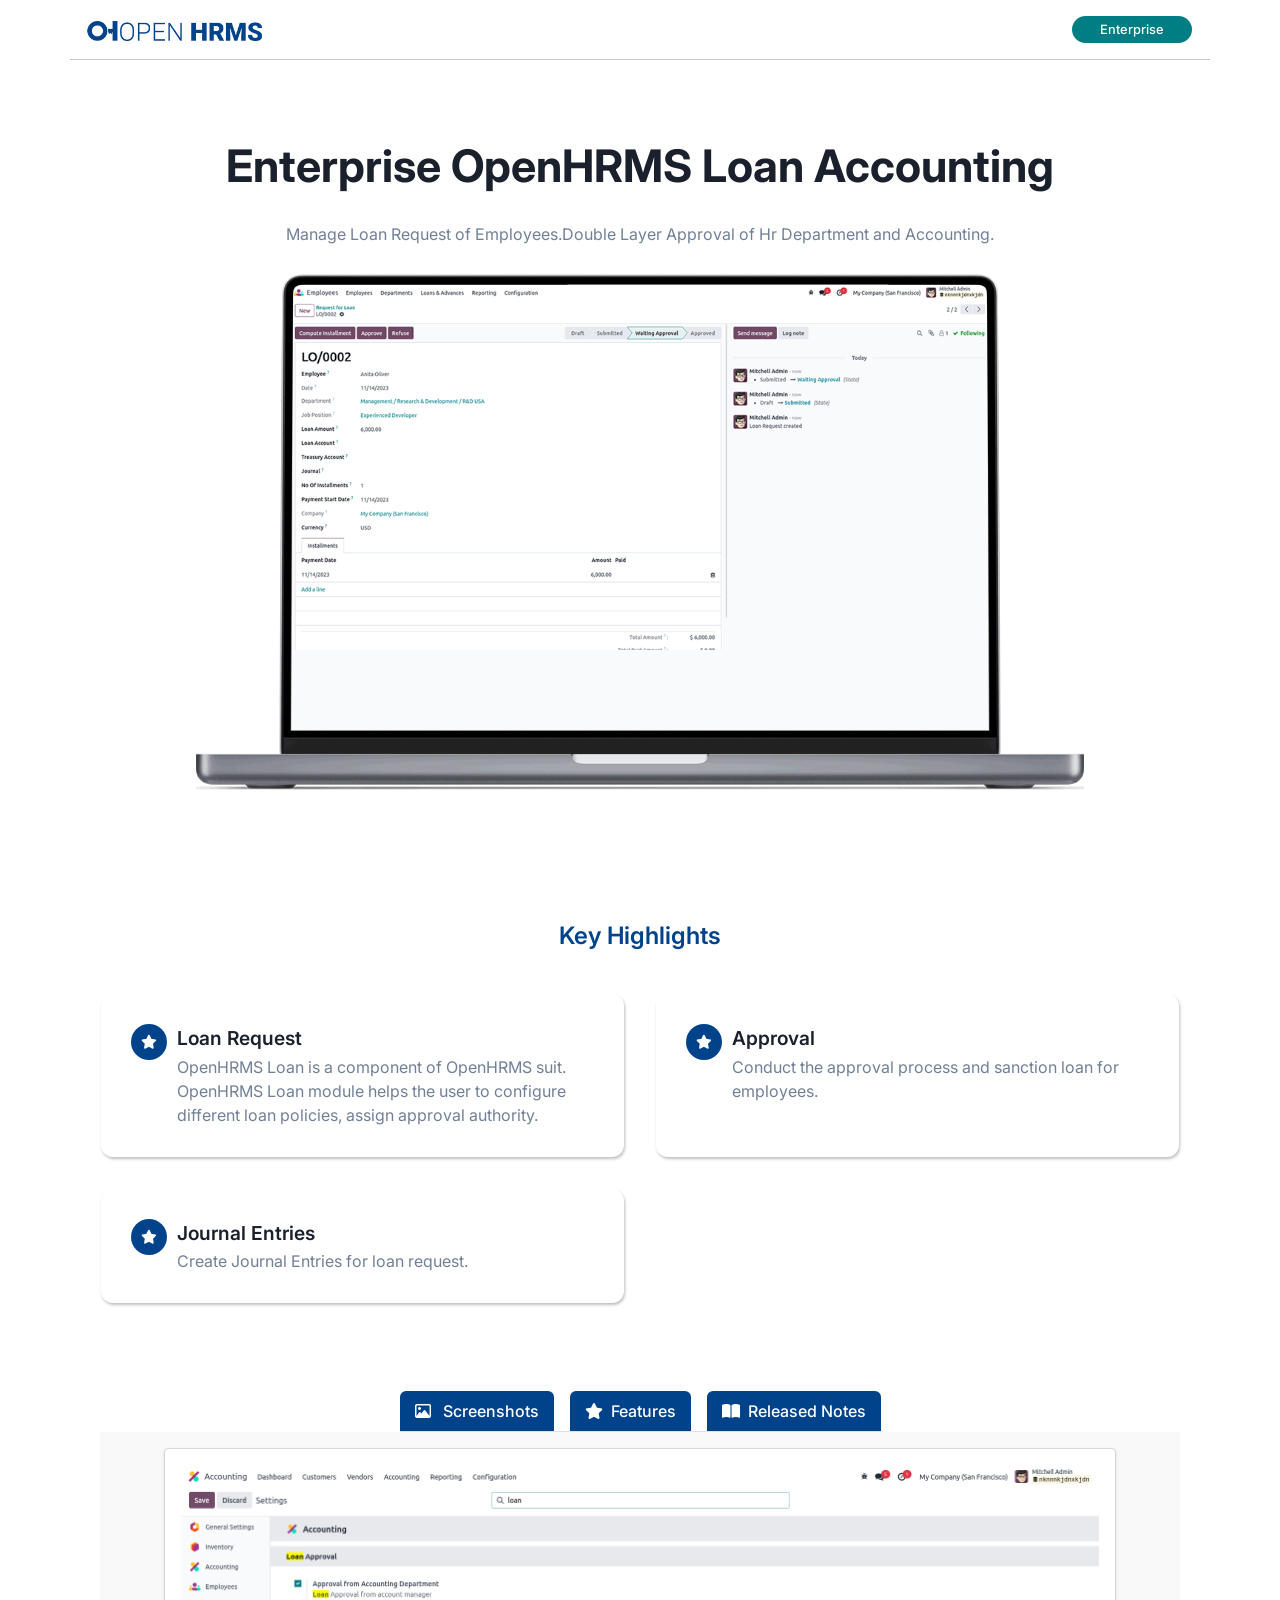
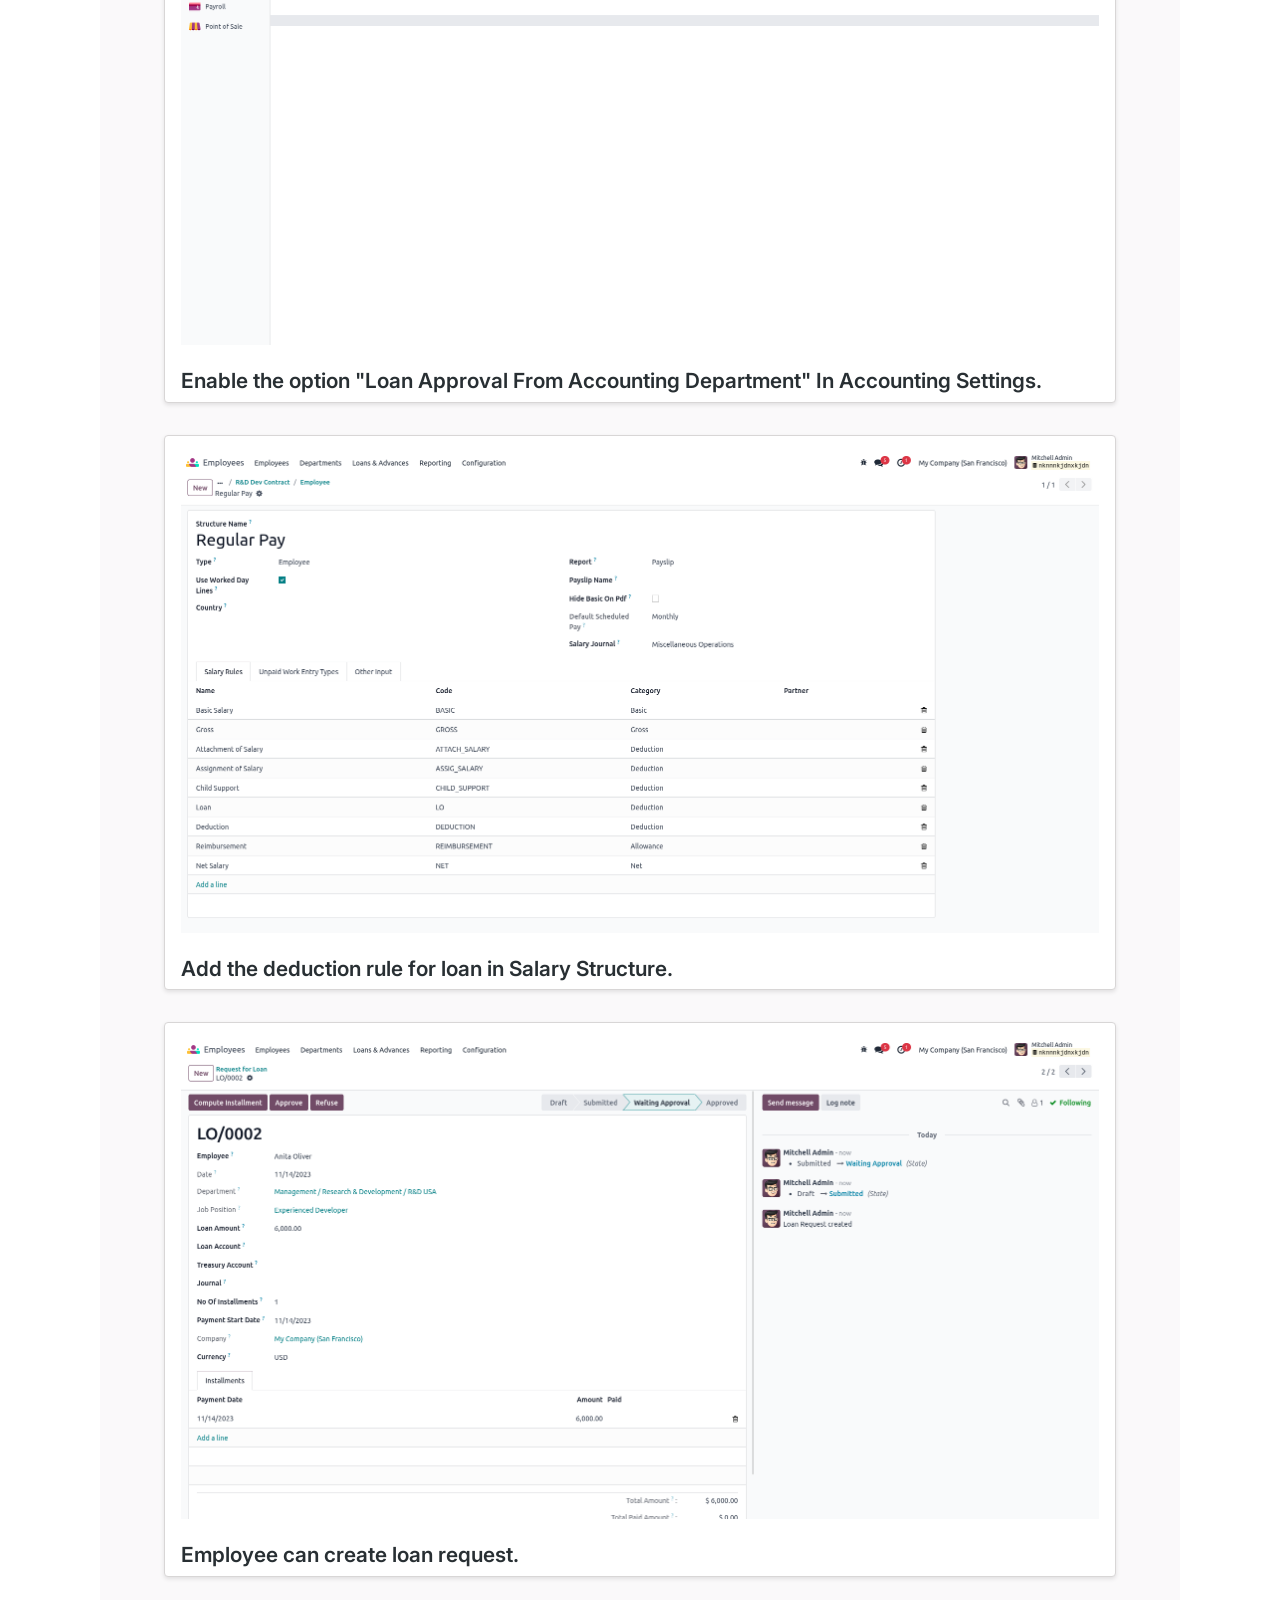
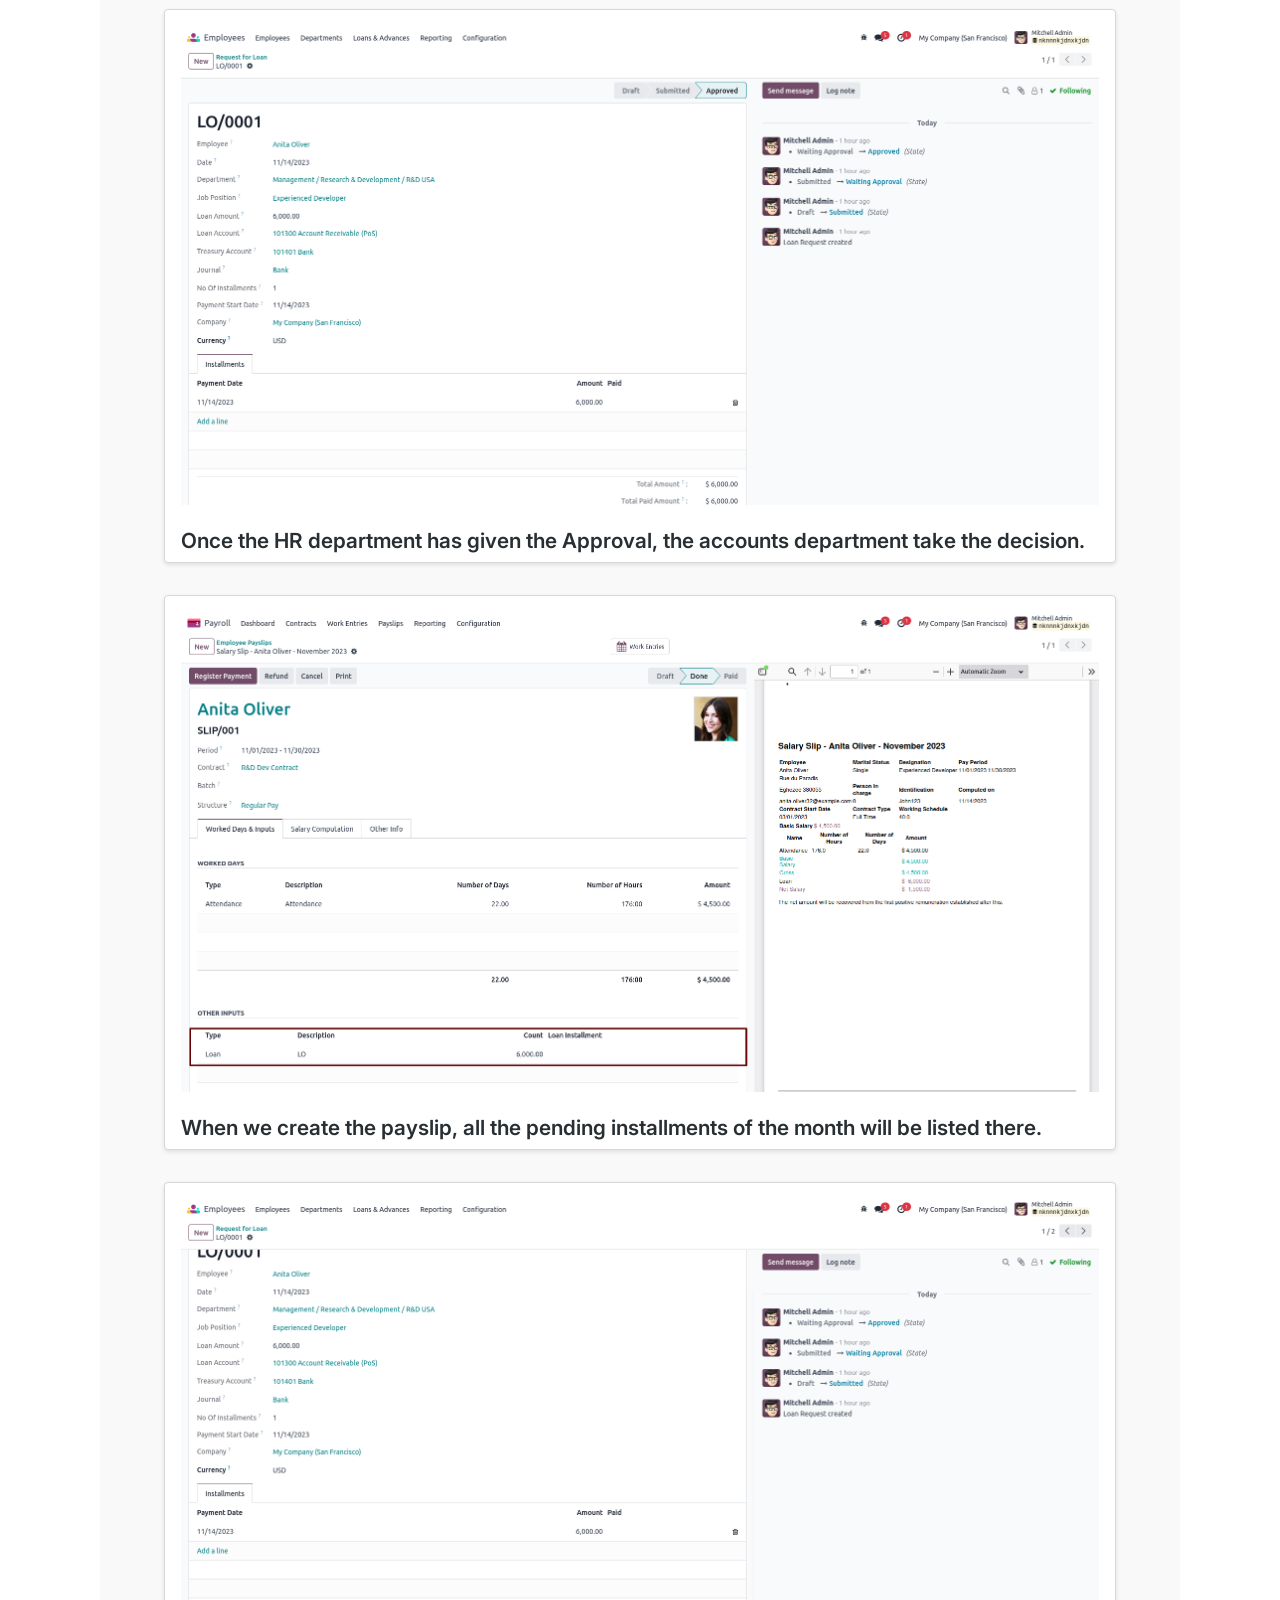
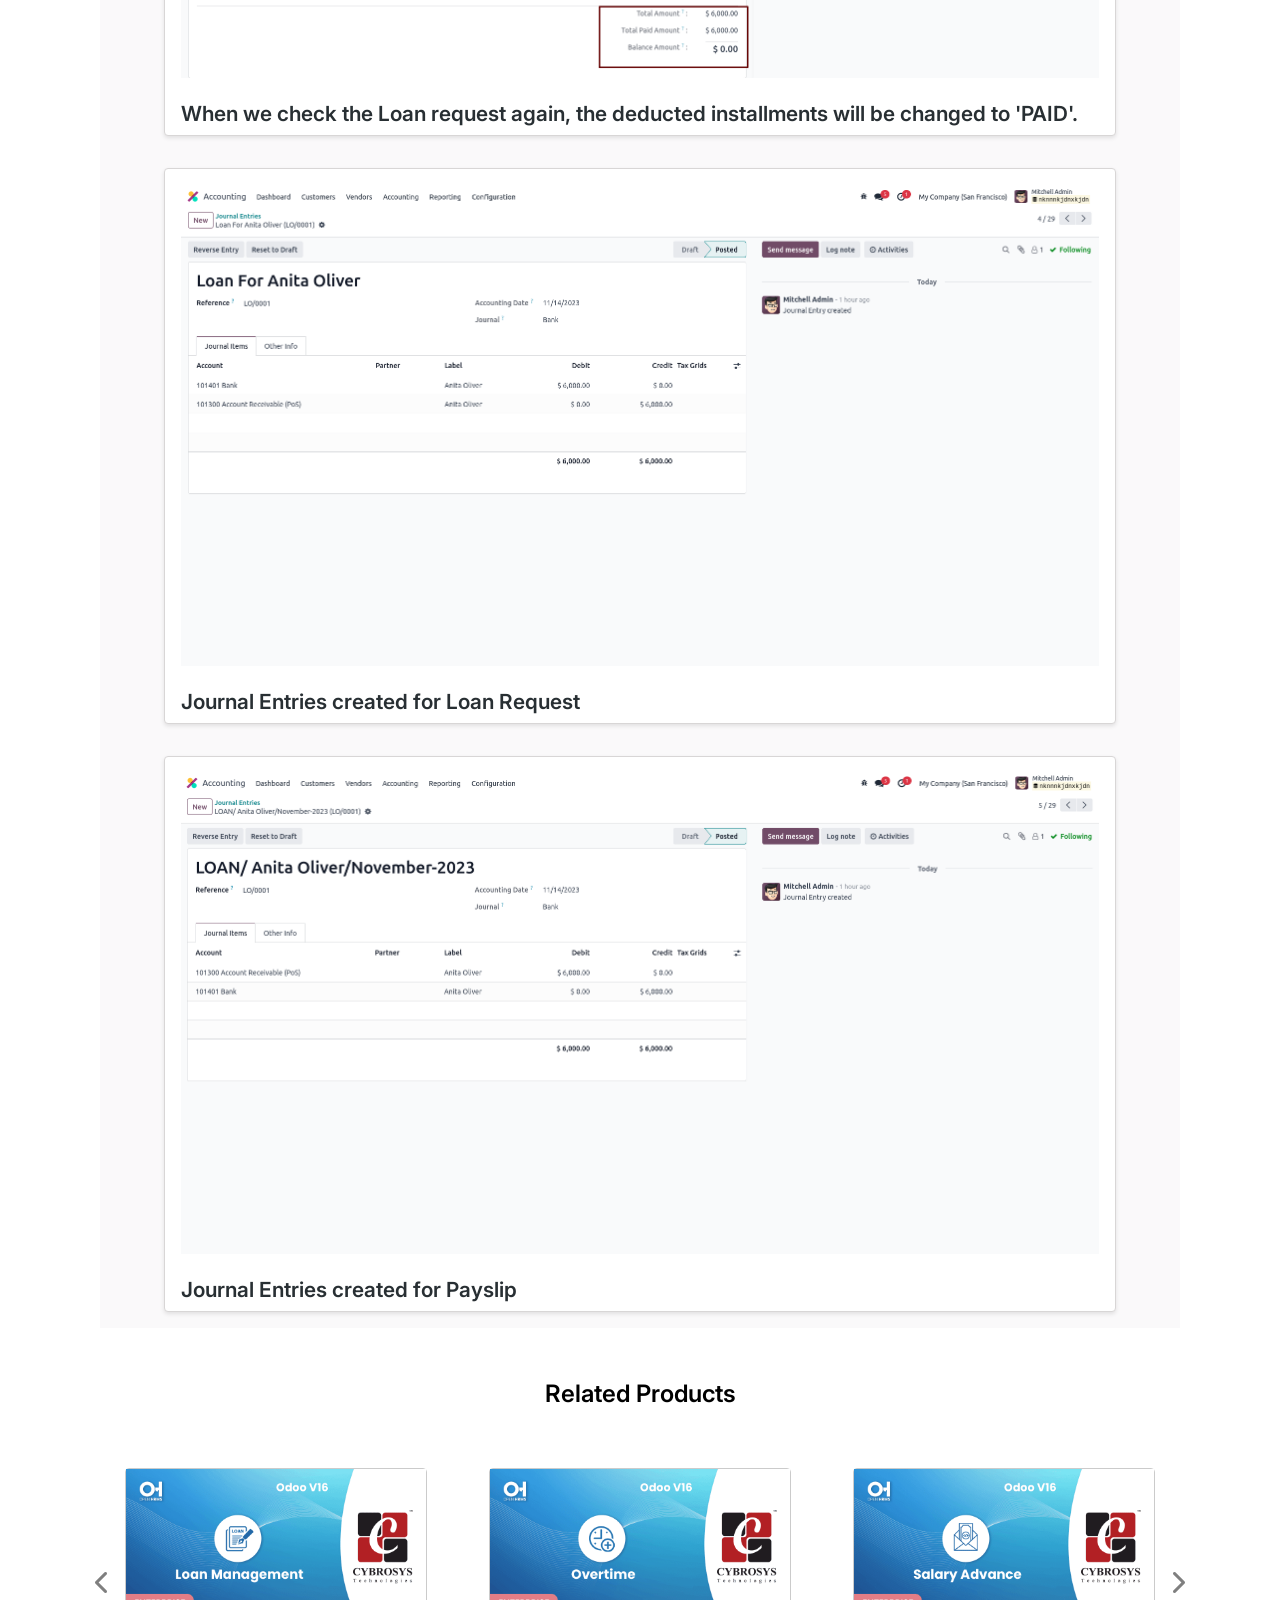
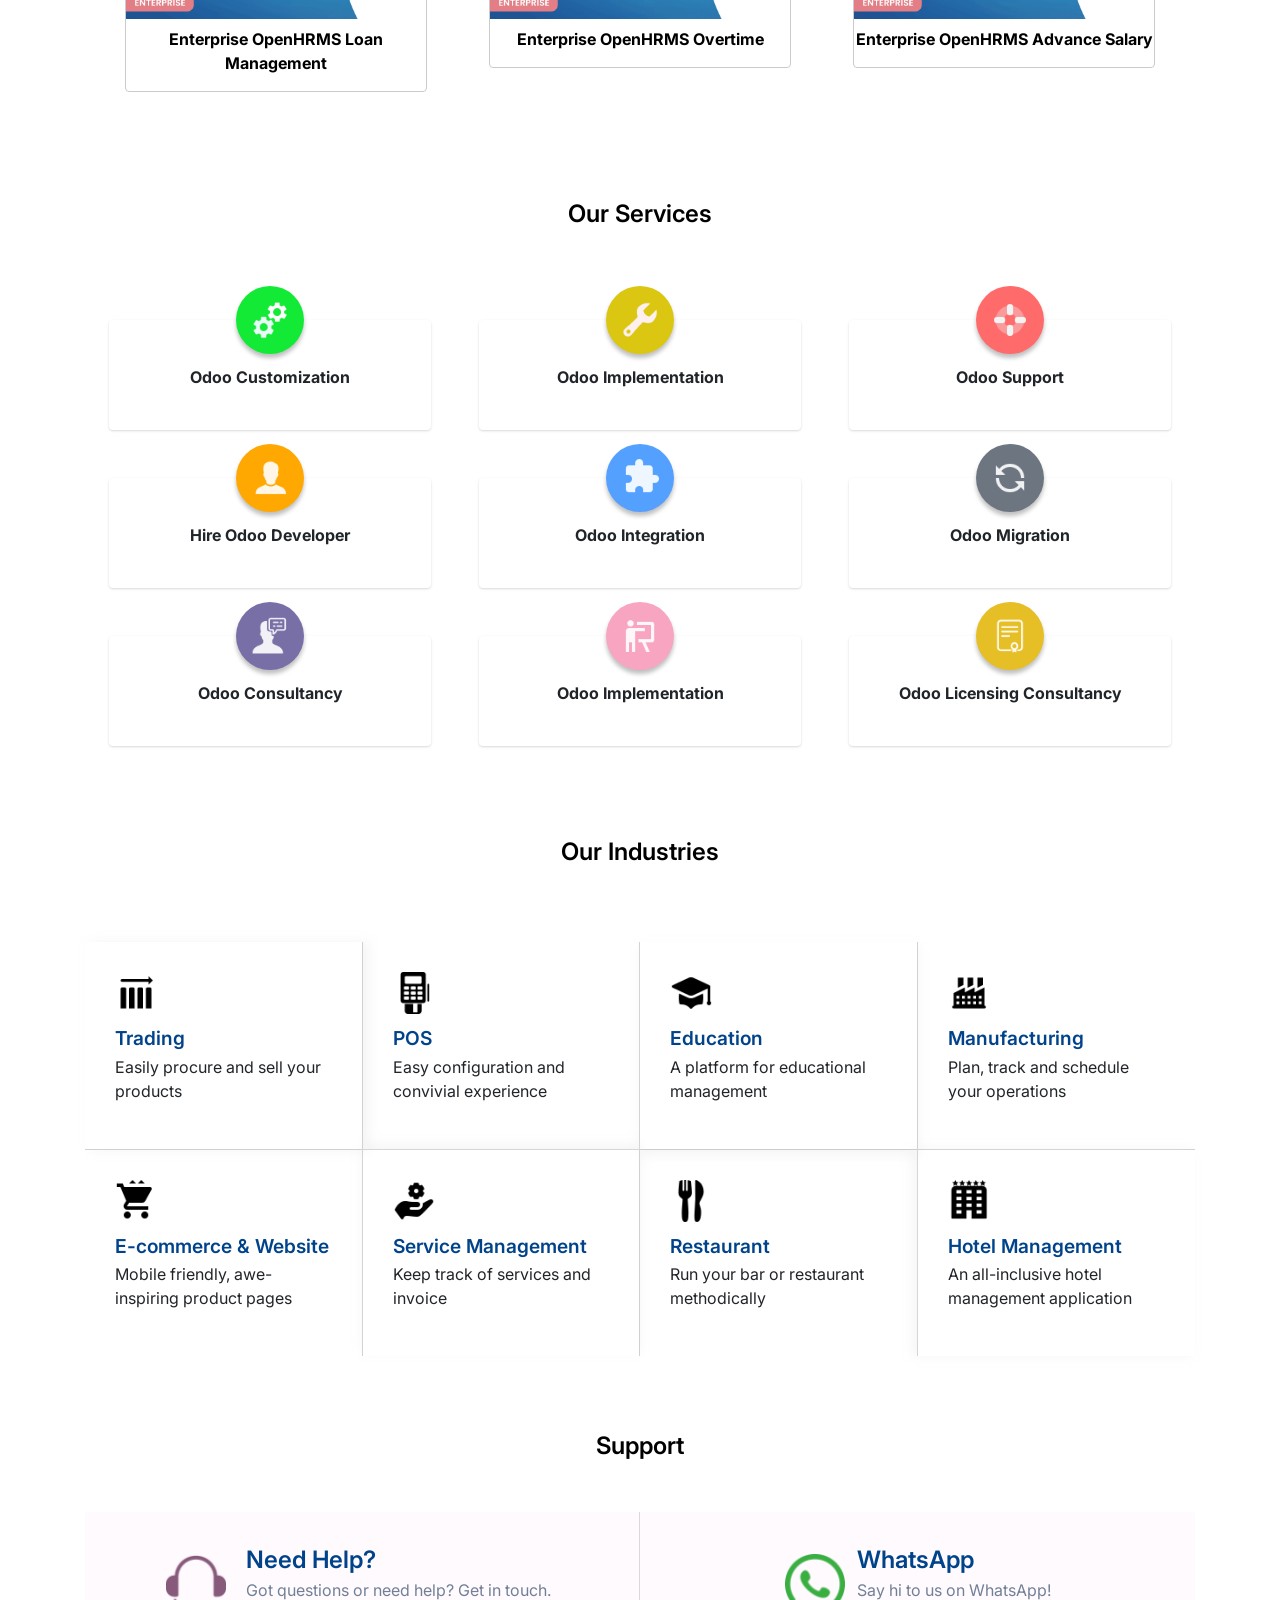
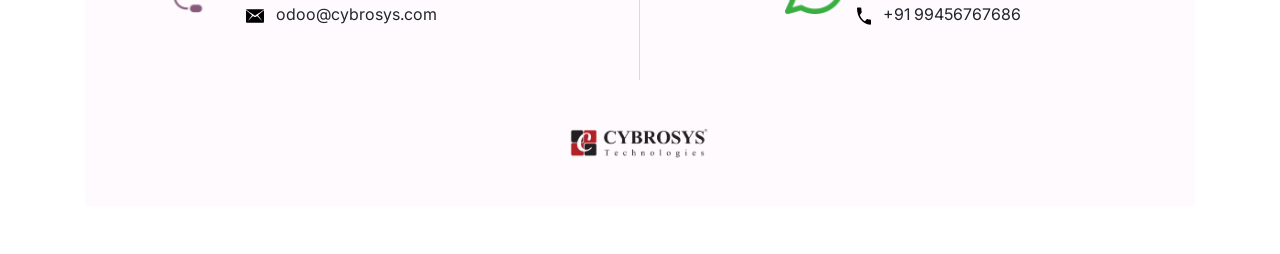
<file: ent_loan_accounting/static/description/index.html>
<!DOCTYPE html>
<html lang="en">

<head>
    <meta charset="UTF-8">
    <meta name="viewport" content="width=device-width, initial-scale=1.0">
    <title>OpenHRMS</title>
    <!-- Bootstrap CSS -->
    <link rel="stylesheet"
          href="https://cdn.jsdelivr.net/npm/bootstrap@4.0.0/dist/css/bootstrap.min.css"
          integrity="sha384-Gn5384xqQ1aoWXA+058RXPxPg6fy4IWvTNh0E263XmFcJlSAwiGgFAW/dAiS6JXm"
          crossorigin="anonymous">
    <link rel="stylesheet"
          href="https://cdnjs.cloudflare.com/ajax/libs/font-awesome/6.2.1/css/all.min.css">
    <link rel="preconnect" href="https://fonts.googleapis.com">
    <link rel="preconnect" href="https://fonts.gstatic.com" crossorigin>
    <link href="https://fonts.googleapis.com/css2?family=Inter:wght@400;500;600;700;800&display=swap"
          rel="stylesheet">
</head>
<body>
<section>
    <div class="container"
         style="font-family: 'Inter', sans-serif !important;background-color: #fff !important;">
        <div class="row">
            <div class="col-sm-12 col-md-12 col-lg-12 d-flex justify-content-between flex-wrap align-items-sm-center"
                 style="border-bottom:1px solid rgba(0, 0, 0, 0.22)">
                <div class="my-3">
                    <img src="assets/misc/logo-horizontal (1).png"
                         style="width:auto !important; height:20px !important">
                </div>
                <div class="my-3 d-flex align-items-center">
                    <div class="text-center"
                         style="background-color:#017E84 !important;font-size: 0.8rem !important; color:#fff !important; font-weight:500 !important; padding:4px !important; margin:0 3px !important; border-radius:50px !important; min-width: 120px !important;">
                        Enterprise
                    </div>
                </div>
            </div>
        </div>
        <div class="row">
            <div class="col-sm-12 col-md-12 col-lg-12 text-center d-flex align-items-center flex-column"
                 style="margin: 80px 0px !important;">
                <h1 style="font-size: 2.8rem;font-weight: 700; color:
                    #1A202C;">
                    Enterprise OpenHRMS Loan Accounting</h1>
                <p class="my-3 mb-4"
                   style="max-width: 80%; font-weight: 400 !important; line-height: 32px; color: #718096;">
                    Manage Loan Request of Employees.Double Layer Approval of
                    Hr Department and Accounting.
                </p>
                <div style="width: 80%;">
                    <img src="assets/screenshots/hero.gif"
                         class="img-responsive" width="100%" height="auto">
                </div>
            </div>
        </div>

        <!--    KEY HIGHLIGHTS    -->
        <div class="container mt-5 mb-5">
            <div class="col-lg-12 d-flex flex-column justify-content-center align-items-center mt-4">
                <p class="m-0"
                   style="font-weight: 600; font-size: 24px; color:#00438B !important">
                    Key Highlights
                </p>
            </div>
            <div class="row py-4">
                <div class="col-md-6 col-sm-12 p-3">
                    <div class="d-flex   h-100" style="padding: 30px;border-radius: 12px;
                                    background: #FFF;
                                    box-shadow: 1px 2px 3px 0px rgba(0, 0, 0, 0.25); ">
                        <div style="width: 36px; height: 36px; border-radius: 50%; background: #00438B;
                                    display: flex; justify-content: center; align-items: center;
                                    margin-right: 10px;flex-shrink: 0;">
                            <i class="fa-solid fa-star  "
                               style="color: #fff;font-size:14px;"></i>
                        </div>
                        <div>
                            <p style="color: #1A202C;font-weight: 600;
                                      font-size: 1.2rem; margin-bottom: 2px;">
                                Loan Request</p>
                            <p class="m-0" style="color:#718096">
                                OpenHRMS Loan is a component of OpenHRMS
                                suit. OpenHRMS Loan module
                                helps the user to configure different loan
                                policies, assign approval
                                authority.
                            </p>
                        </div>
                    </div>
                </div>
                <div class="col-md-6 col-sm-12 p-3">
                    <div class="d-flex   h-100" style="padding: 30px;border-radius: 12px;
                                    background: #FFF;
                                    box-shadow: 1px 2px 3px 0px rgba(0, 0, 0, 0.25); ">
                        <div style="width: 36px; height: 36px; border-radius: 50%; background: #00438B;
                                    display: flex; justify-content: center; align-items: center;
                                    margin-right: 10px;flex-shrink: 0;">
                            <i class="fa-solid fa-star  "
                               style="color: #fff;font-size:14px;"></i>
                        </div>
                        <div>
                            <p style="color: #1A202C;font-weight: 600;
                                      font-size: 1.2rem; margin-bottom: 2px;">
                                Approval</p>
                            <p class="m-0" style="color:#718096">
                                Conduct the approval process and sanction loan
                                for employees.
                            </p>
                        </div>
                    </div>
                </div>
                <div class="col-md-6 col-sm-12 p-3">
                    <div class="d-flex   h-100" style="padding: 30px;border-radius: 12px;
                                    background: #FFF;
                                    box-shadow: 1px 2px 3px 0px rgba(0, 0, 0, 0.25); ">
                        <div style="width: 36px; height: 36px; border-radius: 50%; background:#00438B;
                                    display: flex; justify-content: center; align-items: center;
                                    margin-right: 10px;flex-shrink: 0;">
                            <i class="fa-solid fa-star  "
                               style="color: #fff;font-size:14px;"></i>
                        </div>
                        <div>
                            <p style="color: #1A202C;font-weight: 600;
                                      font-size: 1.2rem; margin-bottom: 2px;">
                                Journal Entries</p>
                            <p class="m-0" style="color:#718096">
                                Create Journal Entries for loan request.
                            </p>
                        </div>
                    </div>
                </div>
            </div>
        </div>
        <!--    END OF KEY HIGHLIGHTS    -->

        <div class="container rounded">
            <!--      CONTROL TABS      -->
            <ul class="nav nav-tabs d-flex"
                style="width: fit-content;margin: 0 auto;gap: 1rem;">
                <li class="col text-center py-2 text-nowrap "
                    style="color: #fff; background-color: #00438B;border-radius: 6px 6px 0px 0px;">
                    <a
                            class="active show" data-toggle="tab" href="#tab1"
                            style="color: #fff;font-weight: 500; background-color: #00438B; text-decoration: none;">
                        <i class="fa-regular fa-image  pr-2"
                           style="color: #fff;"></i>
                        Screenshots</a></li>
                <li class="col text-center py-2 text-nowrap "
                    style="color: #fff; background-color: #00438B;border-radius: 6px 6px 0px 0px;">
                    <a
                            data-toggle="tab" href="#tab2"
                            style="color: #fff;font-weight: 500;  text-decoration: none;"><i
                            class="fa-solid fa-star  pr-2"
                            style="color: #fff;"></i>Features</a></li>
                <li class="col text-center py-2 text-nowrap "
                    style="color: #fff; background-color: #00438B;border-radius: 6px 6px 0px 0px;">
                    <a
                            data-toggle="tab" href="#tab3"
                            style="color: #fff;font-weight: 500; text-decoration: none; background-color:#00438B;"><i
                            class="fa-solid fa-book-open  pr-2"
                            style="color: #fff;"></i>Released Notes</a></li>
            </ul>
            <!--      END OF CONTROL TABS      -->

            <div class="tab-content"
                 style="background-color: rgba(121, 113, 119, 0.04);">
                <!--    SCREENSHOTS    -->
                <div id="tab1" class="tab-pane fade in active show">
                    <div class="col-lg-12 py-2"
                         style="padding: 1rem 4rem !important;">
                        <div
                                style="border: 1px solid #d8d6d6; border-radius: 4px; background: #fff; box-shadow: 0 2px 4px rgba(0, 0, 0, 0.1);">
                            <div class="row justify-content-center p-3 w-100 m-0">
                                <img src="assets/screenshots/loan_accounting1.png"
                                     class="img-responsive" width="100%"
                                     height="auto">
                            </div>
                            <div class="px-3">
                                <h4 class="mt-2"
                                    style=" font-weight:600 !important; color:#282F33 !important; font-size:1.3rem !important">
                                    Enable the option "Loan Approval From
                                    Accounting Department" In Accounting
                                    Settings.</h4>
                            </div>
                        </div>
                    </div>
                    <div class="col-lg-12 py-2"
                         style="padding: 1rem 4rem !important;">
                        <div
                                style="border: 1px solid #d8d6d6; border-radius: 4px; background: #fff; box-shadow: 0 2px 4px rgba(0, 0, 0, 0.1);">
                            <div class="row justify-content-center p-3 w-100 m-0">
                                <img src="assets/screenshots/loan_accounting3.png"
                                     class="img-responsive" width="100%"
                                     height="auto">
                            </div>
                            <div class="px-3">
                                <h4 class="mt-2"
                                    style=" font-weight:600 !important; color:#282F33 !important; font-size:1.3rem !important">
                                    Add the deduction rule for loan in Salary
                                    Structure.</h4>
                            </div>
                        </div>
                    </div>
                    <div class="col-lg-12 py-2"
                         style="padding: 1rem 4rem !important;">
                        <div
                                style="border: 1px solid #d8d6d6; border-radius: 4px;  background: #fff; box-shadow: 0 2px 4px rgba(0, 0, 0, 0.1);">
                            <div class="row justify-content-center p-3 w-100 m-0">
                                <img src="assets/screenshots/loan_accounting4.png"
                                     class="img-responsive" width="100%"
                                     height="auto">
                            </div>
                            <div class="px-3">
                                <h4 class="mt-2"
                                    style=" font-weight:600 !important; color:#282F33 !important; font-size:1.3rem !important">
                                    Employee can create loan request.</h4>
                            </div>
                        </div>
                    </div>
                    <div class="col-lg-12 py-2"
                         style="padding: 1rem 4rem !important;">
                        <div
                                style="border: 1px solid #d8d6d6; border-radius: 4px;  background: #fff; box-shadow: 0 2px 4px rgba(0, 0, 0, 0.1);">
                            <div class="row justify-content-center p-3 w-100 m-0">
                                <img src="assets/screenshots/loan_accounting2.png"
                                     class="img-responsive" width="100%"
                                     height="auto">
                            </div>
                            <div class="px-3">
                                <h4 class="mt-2"
                                    style=" font-weight:600 !important; color:#282F33 !important; font-size:1.3rem !important">
                                    Once the HR department has given the
                                    Approval, the accounts department take the
                                    decision.</h4>
                            </div>
                        </div>
                    </div>
                    <div class="col-lg-12 py-2"
                         style="padding: 1rem 4rem !important;">
                        <div
                                style="border: 1px solid #d8d6d6; border-radius: 4px; background: #fff; box-shadow: 0 2px 4px rgba(0, 0, 0, 0.1);">
                            <div class="row justify-content-center p-3 w-100 m-0">
                                <img src="assets/screenshots/loan_accounting6.png"
                                     class="img-responsive" width="100%"
                                     height="auto">
                            </div>
                            <div class="px-3">
                                <h4 class="mt-2"
                                    style=" font-weight:600 !important; color:#282F33 !important; font-size:1.3rem !important">
                                    When we create the payslip, all the pending
                                    installments of the
                                    month will be listed there.</h4>
                            </div>
                        </div>
                    </div>
                    <div class="col-lg-12 py-2"
                         style="padding: 1rem 4rem !important;">
                        <div
                                style="border: 1px solid #d8d6d6; border-radius: 4px;  background: #fff; box-shadow: 0 2px 4px rgba(0, 0, 0, 0.1);">
                            <div class="row justify-content-center p-3 w-100 m-0">
                                <img src="assets/screenshots/loan_accounting8.png"
                                     class="img-responsive" width="100%"
                                     height="auto">
                            </div>
                            <div class="px-3">
                                <h4 class="mt-2"
                                    style=" font-weight:600 !important; color:#282F33 !important; font-size:1.3rem !important">
                                    When we check the Loan request again, the
                                    deducted installments will be changed to
                                    'PAID'.</h4>
                            </div>
                        </div>
                    </div>
                    <div class="col-lg-12 py-2"
                         style="padding: 1rem 4rem !important;">
                        <div
                                style="border: 1px solid #d8d6d6; border-radius: 4px; background: #fff; box-shadow: 0 2px 4px rgba(0, 0, 0, 0.1);">
                            <div class="row justify-content-center p-3 w-100 m-0">
                                <img src="assets/screenshots/loan_accounting5.png"
                                     class="img-responsive" width="100%"
                                     height="auto">
                            </div>
                            <div class="px-3">
                                <h4 class="mt-2"
                                    style=" font-weight:600 !important; color:#282F33 !important; font-size:1.3rem !important">
                                    Journal Entries created for Loan
                                    Request</h4>
                            </div>
                        </div>
                    </div>
                    <div class="col-lg-12 py-2"
                         style="padding: 1rem 4rem !important;">
                        <div
                                style="border: 1px solid #d8d6d6; border-radius: 4px;  background: #fff; box-shadow: 0 2px 4px rgba(0, 0, 0, 0.1);">
                            <div class="row justify-content-center p-3 w-100 m-0">
                                <img src="assets/screenshots/loan_accounting7.png"
                                     class="img-responsive" width="100%"
                                     height="auto">
                            </div>
                            <div class="px-3">
                                <h4 class="mt-2"
                                    style=" font-weight:600 !important; color:#282F33 !important; font-size:1.3rem !important">
                                    Journal Entries created for Payslip</h4>
                            </div>
                        </div>
                    </div>
                </div>
                <!--    END OF SCREENSHOTS    -->
                <!--    FEATURES    -->
                <div id="tab2" class="tab-pane fade">
                    <div class="col-mg-12" style="padding: 1rem 4rem;">
                        <ul style="list-style: none; padding: 1rem 0;font-weight: 500;">
                            <li class="py-3"
                                style="font-weight: 500;background-color: #fff; border-radius: 4px; padding: 1rem; margin-bottom: 1rem; box-shadow: 0 2px 4px rgba(0, 0, 0, 0.1);">
                                    <span style="margin-right: 12px;"><img
                                            src="assets/misc/star (1) 2.svg"
                                            alt=""
                                            width="16px"></span>Employee can
                                create loan request.
                            </li>
                            <li class="py-3"
                                style="font-weight: 500;background-color: #fff; border-radius: 4px; padding: 1rem; margin-bottom: 1rem; box-shadow: 0 2px 4px rgba(0, 0, 0, 0.1);">
                                    <span style="margin-right: 12px;"><img
                                            src="assets/misc/star (1) 2.svg"
                                            alt=""
                                            width="16px"></span>Double layer
                                approval, from Accounting & HR Department.
                            </li>
                            <li class="py-3"
                                style="font-weight: 500;background-color: #fff; border-radius: 4px; padding: 1rem; margin-bottom: 1rem; box-shadow: 0 2px 4px rgba(0, 0, 0, 0.1);">
                                    <span style="margin-right: 12px;"><img
                                            src="assets/misc/star (1) 2.svg"
                                            alt=""
                                            width="16px"></span>Loan amount is
                                deducted from the salary.
                            </li>
                            <li class="py-3"
                                style="font-weight: 500;background-color: #fff; border-radius: 4px; padding: 1rem; margin-bottom: 1rem; box-shadow: 0 2px 4px rgba(0, 0, 0, 0.1);">
                                    <span style="margin-right: 12px;"><img
                                            src="assets/misc/star (1) 2.svg"
                                            alt=""
                                            width="16px"></span>Current month
                                installment is automatically listed in payslip.
                            </li>
                            <li class="py-3"
                                style="font-weight: 500;background-color: #fff; border-radius: 4px; padding: 1rem; margin-bottom: 1rem; box-shadow: 0 2px 4px rgba(0, 0, 0, 0.1);">
                                    <span style="margin-right: 12px;"><img
                                            src="assets/misc/star (1) 2.svg"
                                            alt=""
                                            width="16px"></span>Journal entries
                                for loan request.
                            </li>
                            <li class="py-3"
                                style="font-weight: 500;background-color: #fff; border-radius: 4px; padding: 1rem; margin-bottom: 1rem; box-shadow: 0 2px 4px rgba(0, 0, 0, 0.1);">
                                    <span style="margin-right: 12px;"><img
                                            src="assets/misc/star (1) 2.svg"
                                            alt=""
                                            width="16px"></span>Journal entries
                                for payslip.
                            </li>
                        </ul>
                    </div>
                </div>
                <!--    END OF FEATURES    -->
                <!--    NOTES    -->
                <div id="tab3" class="tab-pane fade">
                    <div class="col-mg-12 active" style="padding: 1rem 4rem;">
                        <div class="py-3"
                             style="font-weight: 500;background-color: #fff; border-radius: 4px; padding: 1rem; box-shadow: 0 2px 4px rgba(0, 0, 0, 0.1);">
                            <div class="d-flex mb-3"
                                 style="font-size: 0.8rem; font-weight: 500;"><span>Version
                                        17.0.1.0.0</span><span
                                    class="px-2">|</span><span
                                    style="color: #00438B;font-weight: 600;">Released on: 22nd January 2024</span>
                            </div>
                            <p class="m-0"
                               style=" color:#718096!important; font-size:1rem !important;line-height: 28px;">
                                Initial Commit for Enterprise OpenHRMS Loan
                                Accounting.</p>
                        </div>
                    </div>
                </div>
                <!--    END OF NOTES    -->
            </div>
        </div>
        <!--    RELATED PRODUCTS    -->
        <div class="container mt-5">
            <div class="col-lg-12 d-flex flex-column justify-content-center align-items-center mt-5">
                <p class="m-0"
                   style="font-weight: 600; font-size: 24px; color:#000 !important">
                    Related Products</p>
            </div>
        </div>
        <div id="myCarousel" class="carousel slide py-3" data-ride="carousel">
            <div class="carousel-inner">
                <div class="carousel-item active">
                    <div class="row p-4">
                        <div class="col">
                            <div class="p-3">
                                <a href="https://apps.odoo.com/apps/modules/16.0/ent_ohrms_loan/"
                                   style="color: #000; text-decoration: none;">
                                    <div style="border:1px solid #CBCBCB !important;border-radius: 4px;">
                                        <div style="width: 300px; ">
                                            <img src="assets/modules/banner_1.png"
                                                 alt="" width="100%"
                                                 height="auto">

                                        </div>
                                        <p class="text-center pt-2 text-black font-weight-bold">
                                            Enterprise OpenHRMS Loan
                                            Management</p>
                                    </div>
                                </a>
                            </div>
                        </div>
                        <div class="col">
                            <div class="p-3">
                                <a href="https://apps.odoo.com/apps/modules/16.0/ent_ohrms_overtime/"
                                   style="color: #000; text-decoration: none;">
                                    <div style="border:1px solid #CBCBCB !important;border-radius: 4px;">
                                        <div style="width: 300px; ">
                                            <img src="assets/modules/banner_2.png"
                                                 alt="" width="100%"
                                                 height="auto">

                                        </div>
                                        <p class="text-center pt-2 text-black font-weight-bold">
                                            Enterprise OpenHRMS Overtime</p>
                                    </div>
                                </a>
                            </div>
                        </div>
                        <div class="col">
                            <div class="p-3">
                                <a href="https://apps.odoo.com/apps/modules/16.0/ent_ohrms_salary_advance/"
                                   style="color: #000; text-decoration: none;">
                                    <div style="border:1px solid #CBCBCB !important;border-radius: 4px;">
                                        <div style="width: 300px; ">
                                            <img src="assets/modules/banner_3.png"
                                                 alt="" width="100%"
                                                 height="auto">

                                        </div>
                                        <p class="text-center pt-2 text-black font-weight-bold">
                                            Enterprise OpenHRMS Advance
                                            Salary</p>
                                    </div>
                                </a>
                            </div>
                        </div>
                    </div>
                </div>
                <div class="carousel-item">
                    <div class="row p-4">
                        <div class="col">
                            <div class="p-3">
                                <a href="https://apps.odoo.com/apps/modules/16.0/ent_hrms_dashboard/"
                                   style="color: #000; text-decoration: none;">
                                    <div style="border:1px solid #CBCBCB !important;border-radius: 4px;">
                                        <div style="width: 300px; ">
                                            <img src="assets/modules/banner_4.png"
                                                 alt="" width="100%"
                                                 height="auto">

                                        </div>
                                        <p class="text-center pt-2 text-black font-weight-bold">
                                            Enterprise OpenHRMS - HR
                                            Dashboard</p>
                                    </div>
                                </a>
                            </div>
                        </div>
                        <div class="col">
                            <div class="p-3">
                                <a href="https://apps.odoo.com/apps/modules/16.0/ent_hr_reminder/"
                                   style="color: #000; text-decoration: none;">
                                    <div style="border:1px solid #CBCBCB !important;border-radius: 4px;">
                                        <div style="width: 300px;">
                                            <img src="assets/modules/banner_5.png"
                                                 alt="" width="100%"
                                                 height="auto">

                                        </div>
                                        <p class="text-center pt-2 text-black font-weight-bold">
                                            Enterprise OpenHRMS Reminders
                                            Todo</p>
                                    </div>
                                </a>
                            </div>
                        </div>
                        <div class="col">
                            <div class="p-3">
                                <a href="https://apps.odoo.com/apps/modules/16.0/ent_hr_employee_transfer/"
                                   style="color: #000; text-decoration: none;">
                                    <div style="border:1px solid #CBCBCB !important;border-radius: 4px;">
                                        <div style="width: 300px;">
                                            <img src="assets/modules/banner_6.png"
                                                 alt="" width="100%"
                                                 height="auto">
                                        </div>
                                        <p class="text-center pt-2 text-black font-weight-bold">
                                            Enterprise OpenHRMS Branch
                                            Transfer</p>
                                    </div>
                                </a>
                            </div>
                        </div>
                    </div>
                </div>
            </div>
            <a class="carousel-control-prev" href="#myCarousel"
               data-slide="prev" style="width: 35px; color: #000;">
                    <span class="carousel-control-prev-icon">
                        <i class="fa fa-chevron-left"
                           style="font-size: 24px;"></i>
                    </span>
            </a>
            <a class="carousel-control-next" href="#myCarousel"
               data-slide="next" style="width: 35px; color: #000;">
                    <span class="carousel-control-next-icon">
                        <i class="fa fa-chevron-right"
                           style="font-size: 24px;"></i>
                    </span>
            </a>
        </div>
        <div class="container mt-5">
            <div class="col-lg-12 d-flex flex-column justify-content-center align-items-center mt-4">
                <p class="m-0"
                   style="font-weight: 600; font-size: 24px; color:#000 !important">
                    Our Services</p>

            </div>
        </div>
        <div class="container my-5">
            <div class="row py-3">
                <div class="col-md-4 col-sm-6 px-4 py-4">
                    <div
                            style="background-color: #fff; padding: 25px; text-align: center;  box-shadow: rgba(0, 0, 0, 0.1) 0px 1px 3px 0px, rgba(0, 0, 0, 0.06) 0px 1px 2px 0px; position: relative;border-radius: 4px;">
                        <div style="position: absolute; top: 0%; left: 50%; transform: translate(-50%, -50%);">
                            <div style="background-color:#13EA36 ; border-radius: 50%; padding: 15px;    width: 68px;
                                    height: 68px; display: inline-block; box-shadow:0px 4px 4px rgba(0, 0, 0, 0.25);">
                                <img src="assets/icons/cogs.png"
                                     alt="service-icon" width="38px"
                                     height="auto">
                            </div>
                        </div>
                        <p style="margin-top: 20px; font-weight: bold;">Odoo
                            Customization</p>
                    </div>
                </div>
                <div class="col-md-4 col-sm-6 px-4 py-4">
                    <div
                            style="background-color: #fff; padding: 25px; text-align: center; box-shadow: rgba(0, 0, 0, 0.1) 0px 1px 3px 0px, rgba(0, 0, 0, 0.06) 0px 1px 2px 0px; position: relative;border-radius: 4px;">
                        <div style="position: absolute; top: 0%; left: 50%; transform: translate(-50%, -50%);">
                            <div style="background-color:#DBC711; border-radius: 50%; padding: 15px;    width: 68px;
                                    height: 68px; display: inline-block; box-shadow:0px 4px 4px rgba(0, 0, 0, 0.25);">
                                <img src="assets/icons/wrench.png"
                                     alt="service-icon" width="38px"
                                     height="auto">
                            </div>
                        </div>
                        <p style="margin-top: 20px; font-weight: bold;">Odoo
                            Implementation</p>
                    </div>
                </div>
                <div class="col-md-4 col-sm-6 px-4 py-4">
                    <div
                            style="background-color: #fff; padding: 25px; text-align: center;  box-shadow: rgba(0, 0, 0, 0.1) 0px 1px 3px 0px, rgba(0, 0, 0, 0.06) 0px 1px 2px 0px; position: relative; border-radius: 4px;">
                        <div style="position: absolute; top: 0%; left: 50%; transform: translate(-50%, -50%);">
                            <div style="background-color:#FF6B6B ; border-radius: 50%; padding: 15px;    width: 68px;
                                    height: 68px; display: inline-block; box-shadow:0px 4px 4px rgba(0, 0, 0, 0.25);">
                                <img src="assets/icons/lifebuoy.png"
                                     alt="service-icon" width="38px"
                                     height="auto">
                            </div>
                        </div>
                        <p style="margin-top: 20px; font-weight: bold;">Odoo
                            Support</p>
                    </div>
                </div>
                <div class="col-md-4 col-sm-6 px-4 py-4">
                    <div
                            style="background-color: #fff; padding: 25px; text-align: center; box-shadow: rgba(0, 0, 0, 0.1) 0px 1px 3px 0px, rgba(0, 0, 0, 0.06) 0px 1px 2px 0px; position: relative; border-radius: 4px;">
                        <div style="position: absolute; top: 0%; left: 50%; transform: translate(-50%, -50%);">
                            <div style="background-color:#FFA801 ; border-radius: 50%; padding: 15px;    width: 68px;
                                    height: 68px; display: inline-block; box-shadow:0px 4px 4px rgba(0, 0, 0, 0.25);">
                                <img src="assets/icons/user.png"
                                     alt="service-icon" width="38px"
                                     height="auto">
                            </div>
                        </div>
                        <p style="margin-top: 20px; font-weight: bold;">Hire
                            Odoo Developer</p>
                    </div>
                </div>
                <div class="col-md-4 col-sm-6 px-4 py-4">
                    <div
                            style="background-color: #fff; padding: 25px; text-align: center;  box-shadow: rgba(0, 0, 0, 0.1) 0px 1px 3px 0px, rgba(0, 0, 0, 0.06) 0px 1px 2px 0px; position: relative; border-radius: 4px;">

                        <div style="position: absolute; top: 0%; left: 50%; transform: translate(-50%, -50%);">
                            <div style="background-color:#54A0FF; border-radius: 50%; padding: 15px;    width: 68px;
                                    height: 68px; display: inline-block; box-shadow:0px 4px 4px rgba(0, 0, 0, 0.25);">
                                <img src="assets/icons/puzzle.png"
                                     alt="service-icon" width="38px"
                                     height="auto">
                            </div>
                        </div>
                        <p style="margin-top: 20px; font-weight: bold;">Odoo
                            Integration</p>
                    </div>
                </div>
                <div class="col-md-4 col-sm-6 px-4 py-4">
                    <div
                            style="background-color: #fff; padding: 25px; text-align: center;  box-shadow: rgba(0, 0, 0, 0.1) 0px 1px 3px 0px, rgba(0, 0, 0, 0.06) 0px 1px 2px 0px; position: relative;border-radius: 4px;">
                        <div style="position: absolute; top: 0%; left: 50%; transform: translate(-50%, -50%);">
                            <div style="background-color:#6D7680 ; border-radius: 50%; padding: 15px;    width: 68px;
                                    height: 68px; display: inline-block; box-shadow:0px 4px 4px rgba(0, 0, 0, 0.25);">
                                <img src="assets/icons/update.png"
                                     alt="service-icon" width="38px"
                                     height="auto">
                            </div>
                        </div>
                        <p style="margin-top: 20px; font-weight: bold;">Odoo
                            Migration</p>
                    </div>
                </div>
                <div class="col-md-4 col-sm-6 px-4 py-4">
                    <div
                            style="background-color: #fff; padding: 25px; text-align: center;  box-shadow: rgba(0, 0, 0, 0.1) 0px 1px 3px 0px, rgba(0, 0, 0, 0.06) 0px 1px 2px 0px; position: relative;border-radius: 4px;">
                        <div style="position: absolute; top: 0%; left: 50%; transform: translate(-50%, -50%);">
                            <div style="background-color:#786FA6 ; border-radius: 50%; padding: 15px;    width: 68px;
                                    height: 68px; display: inline-block; box-shadow:0px 4px 4px rgba(0, 0, 0, 0.25);">
                                <img src="assets/icons/consultation.png"
                                     alt="service-icon" width="38px"
                                     height="auto">
                            </div>
                        </div>
                        <p style="margin-top: 20px; font-weight: bold;">Odoo
                            Consultancy</p>
                    </div>
                </div>
                <div class="col-md-4 col-sm-6 px-4 py-4">
                    <div
                            style="background-color: #fff; padding: 25px; text-align: center; box-shadow: rgba(0, 0, 0, 0.1) 0px 1px 3px 0px, rgba(0, 0, 0, 0.06) 0px 1px 2px 0px;position: relative;border-radius: 4px;">
                        <div style="position: absolute; top: 0%; left: 50%; transform: translate(-50%, -50%);">
                            <div style="background-color:#F8A5C2 ; border-radius: 50%; padding: 15px;    width: 68px;
                                    height: 68px; display: inline-block; box-shadow:0px 4px 4px rgba(0, 0, 0, 0.25);">
                                <img src="assets/icons/training.png"
                                     alt="service-icon" width="38px"
                                     height="auto">
                            </div>
                        </div>
                        <p style="margin-top: 20px; font-weight: bold;">Odoo
                            Implementation</p>
                    </div>
                </div>
                <div class="col-md-4 col-sm-6 px-4 py-4">
                    <div
                            style="background-color: #fff; padding: 25px; text-align: center;  box-shadow: rgba(0, 0, 0, 0.1) 0px 1px 3px 0px, rgba(0, 0, 0, 0.06) 0px 1px 2px 0px; position: relative;border-radius: 4px;">
                        <div style="position: absolute; top: 0%; left: 50%; transform: translate(-50%, -50%);">
                            <div style="background-color:#E6BE26; border-radius: 50%; padding: 15px;    width: 68px;
                                    height: 68px; display: inline-block; box-shadow:0px 4px 4px rgba(0, 0, 0, 0.25);">
                                <img src="assets/icons/license.png"
                                     alt="service-icon" width="38px"
                                     height="auto">
                            </div>
                        </div>
                        <p style="margin-top: 20px; font-weight: bold;">Odoo
                            Licensing Consultancy</p>
                    </div>
                </div>
            </div>
        </div>
        <div class="container mt-5">
            <div class="col-lg-12 d-flex flex-column justify-content-center align-items-center mt-4">
                <p class="m-0"
                   style="font-weight: 600; font-size: 24px; color:#000 !important">
                    Our Industries</p>

            </div>
        </div>
        <div class="container">
            <div class="row my-5 py-4">
                <div class="col-md-3 col-sm-6 p-0">
                    <div class="d-flex flex-column h-100 "
                         style="border-right: 1px solid rgb(209, 209, 209); border-bottom: 1px solid  rgb(209, 209, 209); padding: 30px; box-shadow: 6px 0 10px rgba(228, 227, 227, 0.373);">
                        <img src="assets/icons/trading-black.png" width="42px"
                             height="auto" alt="">
                        <p style="color:#00438B;font-weight: 600; margin-top: 10px;
                           font-size: 1.2rem; margin-bottom: 2px;">Trading</p>
                        <p>Easily procure and sell your products</p>
                    </div>
                </div>
                <div class="col-md-3 col-sm-6  p-0">
                    <div class="d-flex flex-column h-100"
                         style="border-right: 1px solid rgb(209, 209, 209);border-bottom: 1px solid  rgb(209, 209, 209); padding: 30px;">
                        <img src="assets/icons/pos-black.png" width="42px"
                             height="auto" alt="">
                        <p style="color:#00438B;font-weight: 600; margin-top: 10px;
                            font-size: 1.2rem; margin-bottom: 2px;">POS</p>
                        <p>Easy configuration and convivial experience</p>
                    </div>
                </div>
                <div class="col-md-3 col-sm-6  p-0">
                    <div class="d-flex flex-column h-100"
                         style="border-right: 1px solid  rgb(209, 209, 209);border-bottom: 1px solid   rgba(0, 0, 0, 0.2); padding: 30px; box-shadow: 0 5px 10px  rgba(228, 227, 227, 0.373)">
                        <img src="assets/icons/education-black.png"
                             width="42px" height="auto" alt="">
                        <p style="color: #00438B;font-weight: 600; margin-top: 10px;
                            font-size: 1.2rem; margin-bottom: 2px;">
                            Education</p>
                        <p>A platform for educational management</p>
                    </div>
                </div>
                <div class="col-md-3 col-sm-6  p-0">
                    <div class="d-flex flex-column h-100"
                         style="border-bottom: 1px solid  rgb(209, 209, 209); padding: 30px; ">
                        <img src="assets/icons/manufacturing-black.png"
                             width="42px" height="auto" alt="">
                        <p style="color: #00438B;font-weight: 600; margin-top: 10px;
                            font-size: 1.2rem; margin-bottom: 2px;">
                            Manufacturing</p>
                        <p>Plan, track and schedule your operations</p>
                    </div>
                </div>
                <div class="col-md-3 col-sm-6 p-0">
                    <div class="d-flex flex-column h-100"
                         style="border-right: 1px solid  rgb(209, 209, 209); padding: 30px;">
                        <img src="assets/icons/ecom-black.png" width="42px"
                             height="auto" alt="">
                        <p style="color:#00438B;font-weight: 600; margin-top: 10px;
                            font-size: 1.2rem; margin-bottom: 2px;">E-commerce &
                            Website</p>
                        <p>Mobile friendly, awe-inspiring product pages</p>
                    </div>
                </div>
                <div class="col-md-3 col-sm-6   p-0">
                    <div class="d-flex flex-column h-100"
                         style="border-right: 1px solid  rgb(209, 209, 209); padding: 30px;box-shadow: 0 -5px 10px  rgba(228, 227, 227, 0.373);">
                        <img src="assets/icons/service-black.png" width="42px"
                             height="auto" alt="">
                        <p style="color:#00438B;font-weight: 600; margin-top: 10px;
                            font-size: 1.2rem; margin-bottom: 2px;">Service
                            Management</p>
                        <p>Keep track of services and invoice</p>
                    </div>
                </div>
                <div class="col-md-3 col-sm-6    p-0">
                    <div class="d-flex flex-column h-100"
                         style="border-right: 1px solid  rgb(209, 209, 209); padding: 30px; ">
                        <img src="assets/icons/restaurant-black.png"
                             width="42px" height="auto" alt="">
                        <p style="color: #00438B;font-weight: 600; margin-top: 10px;
                            font-size: 1.2rem; margin-bottom: 2px;">
                            Restaurant</p>
                        <p>Run your bar or restaurant methodically</p>
                    </div>
                </div>
                <div class="col-md-3 col-sm-6   p-0">
                    <div class="d-flex flex-column h-100"
                         style=" padding: 30px;box-shadow: -5px 0 10px  rgba(228, 227, 227, 0.373);">
                        <img src="assets/icons/hotel-black.png" width="42px"
                             height="auto" alt="">
                        <p style="color:#00438B;font-weight: 600; margin-top: 10px;
                            font-size: 1.2rem; margin-bottom: 2px;">Hotel
                            Management</p>
                        <p>An all-inclusive hotel management application</p>
                    </div>
                </div>
            </div>
        </div>
        <div class="container mt-5">
            <div class="col-lg-12 d-flex flex-column justify-content-center align-items-center mt-5">
                <p class="m-0"
                   style="font-weight: 600; font-size: 24px; color:#000 !important">
                    Support</p>
            </div>
        </div>
        <div class="container my-5">
            <div class="row" style="background-color: #FFFAFE;">
                <div class="col-md-6 pb-4  d-flex align-items-center justify-content-center"
                     style="border-right: 1px solid #D9D9D9;">
                    <div style="padding: 30px;">
                        <div class="d-flex align-items-center">
                            <img src="assets/misc/support (1) 1.svg" alt=""
                                 width="60px" style="margin-right: 12px;">
                            <div style="padding: 0px 8px;">
                                    <span
                                            style="color: #00438B;font-size: 24px;font-weight: 600;padding-bottom: 1rem;">Need
                                        Help?</span>
                                <p class="m-0" style="color:#718096;">Got
                                    questions or need help? Get in touch.</p>
                                <div style="font-weight: 400;"><span><img
                                        src="assets/misc/support-email.svg"
                                        alt=""
                                        width="18px"
                                        style="filter: invert(1);margin-right: 0.8rem;"></span>odoo@cybrosys.com
                                </div>
                            </div>
                        </div>
                    </div>
                </div>
                <div class="col-md-6 pb-4 d-flex align-items-center justify-content-center">
                    <div style="padding: 30px;">
                        <div class="d-flex align-items-center">
                            <img src="assets/misc/whatsapp 1.svg" alt=""
                                 width="60px" style="margin-right: 12px;">
                            <div>
                                <span style="color: #00438B;font-size: 24px;font-weight: 600;">WhatsApp</span>
                                <p class="m-0" style="color:#718096;">Say hi to
                                    us on WhatsApp!</p>
                                <div style="font-weight: 400; font-size: 16px;"><span><img
                                        src="assets/misc/phone.svg"
                                        alt="" width="14px"
                                        style="filter: invert(1); margin-right: 0.8rem;"></span>+91
                                    99456767686
                                </div>
                            </div>
                        </div>
                    </div>
                </div>
                <div class="col-12 d-flex ">
                    <div class="my-5 mx-auto">
                        <img src="assets/misc/Cybrosys R.png"
                             style="width:auto !important; height:30px !important">
                    </div>
                </div>
            </div>
        </div>
    </div>
</section>
<!-- Optional JavaScript -->
<!-- jQuery first, then Popper.js, then Bootstrap JS -->
<script src="https://ajax.googleapis.com/ajax/libs/jquery/3.5.1/jquery.min.js"></script>
<script src="https://maxcdn.bootstrapcdn.com/bootstrap/4.5.2/js/bootstrap.min.js"></script>
</body>
</html>
</file>
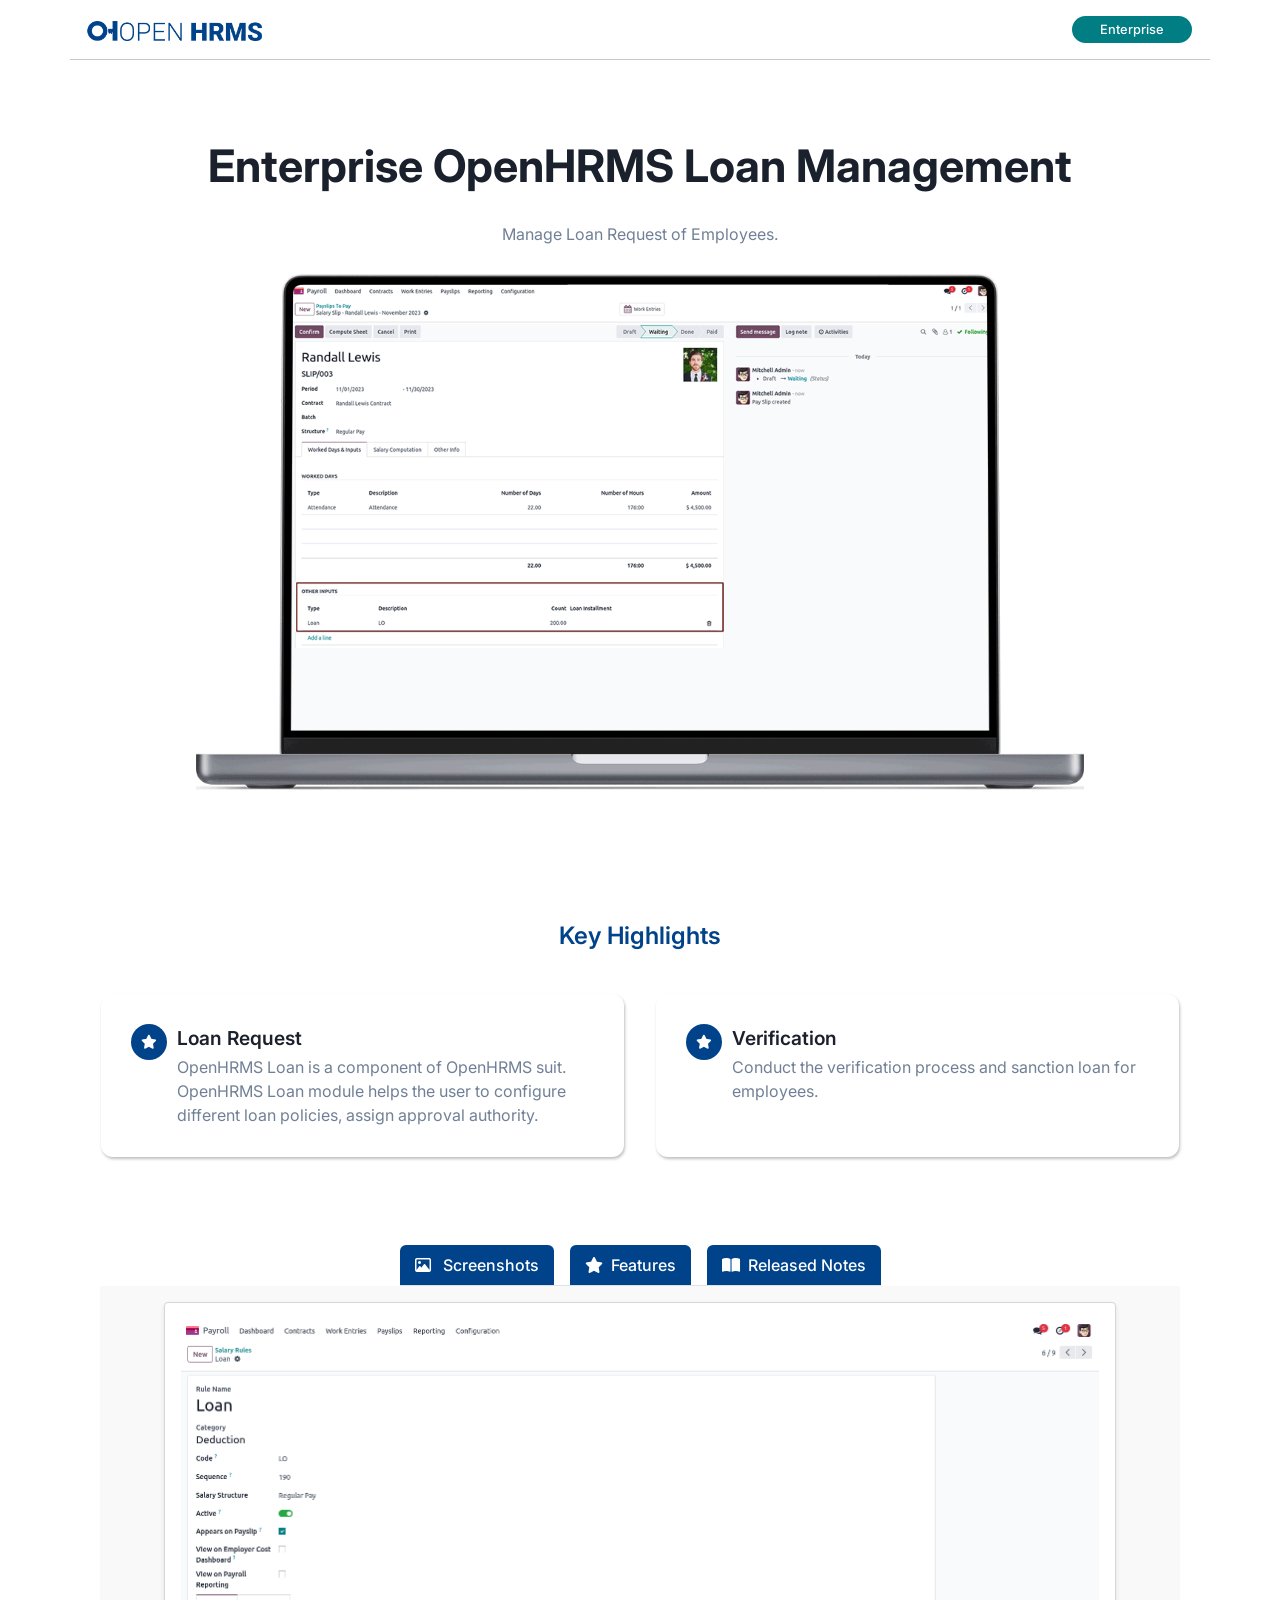
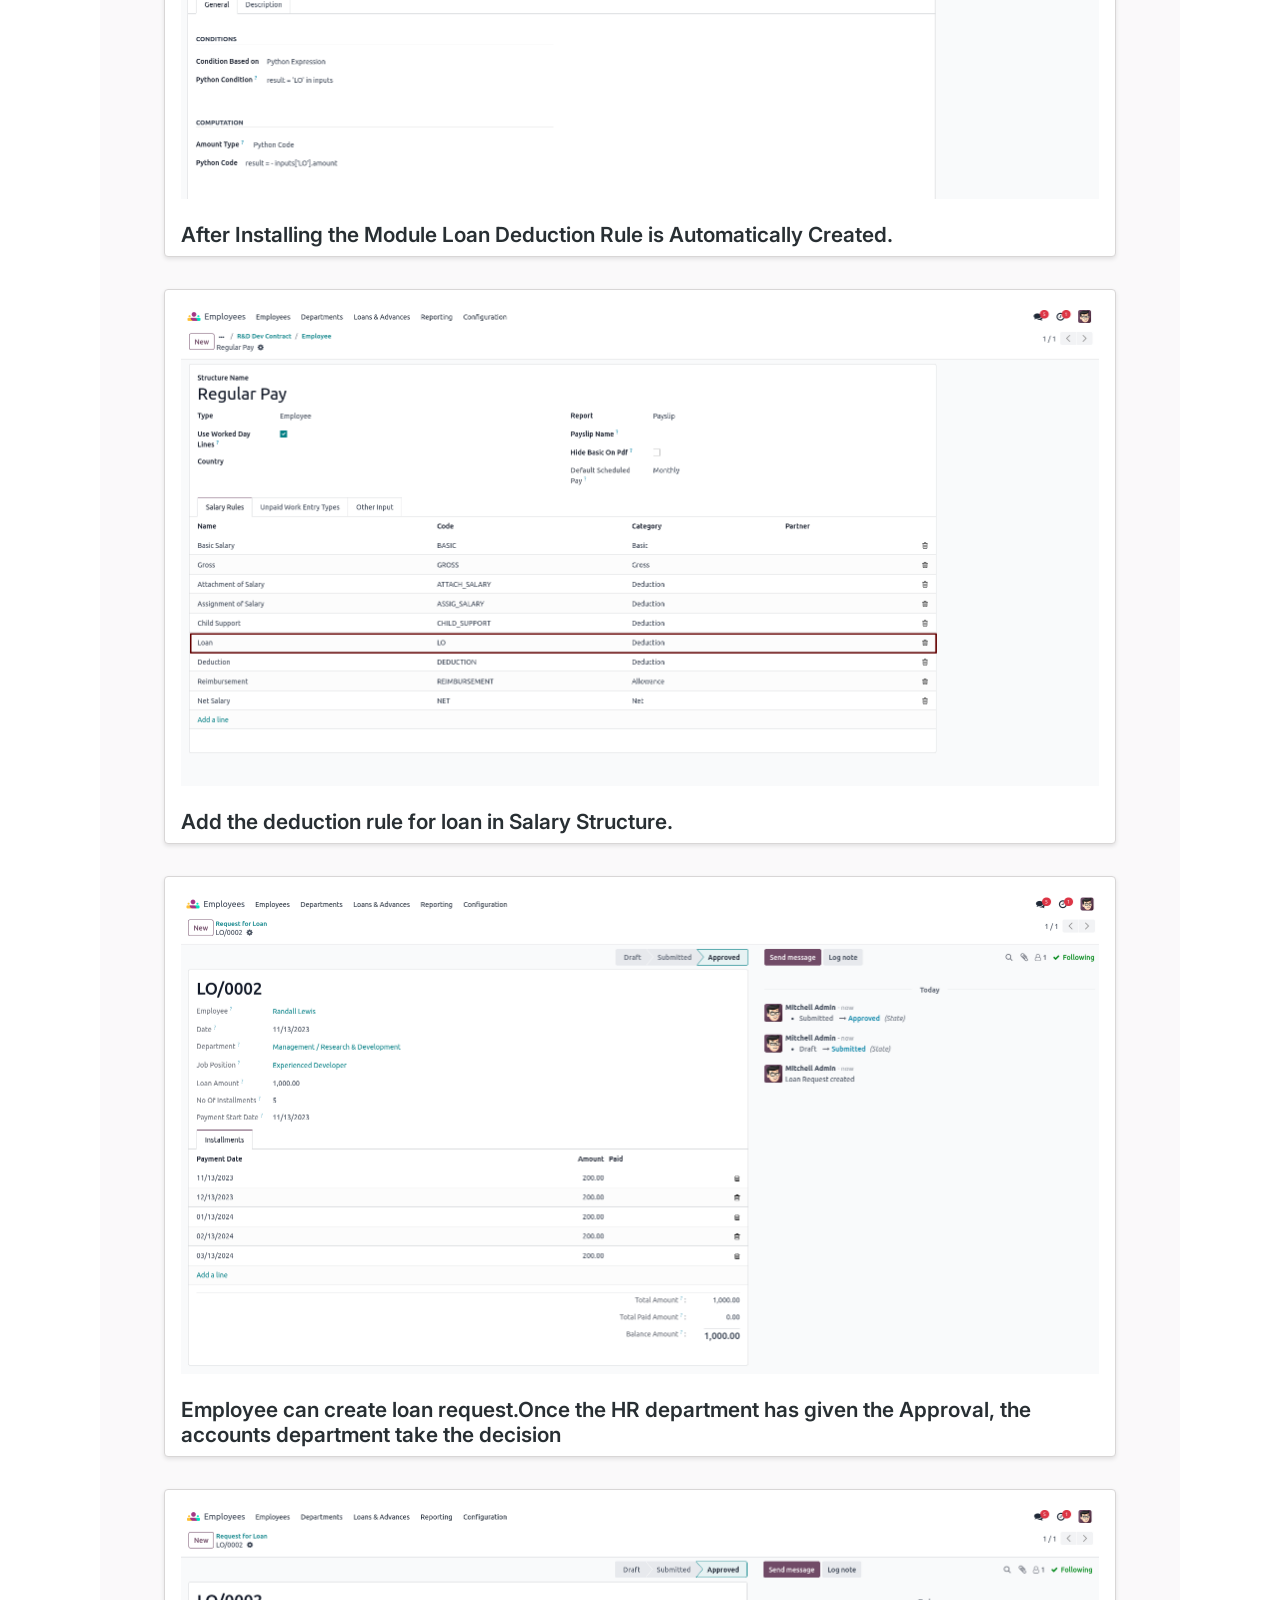
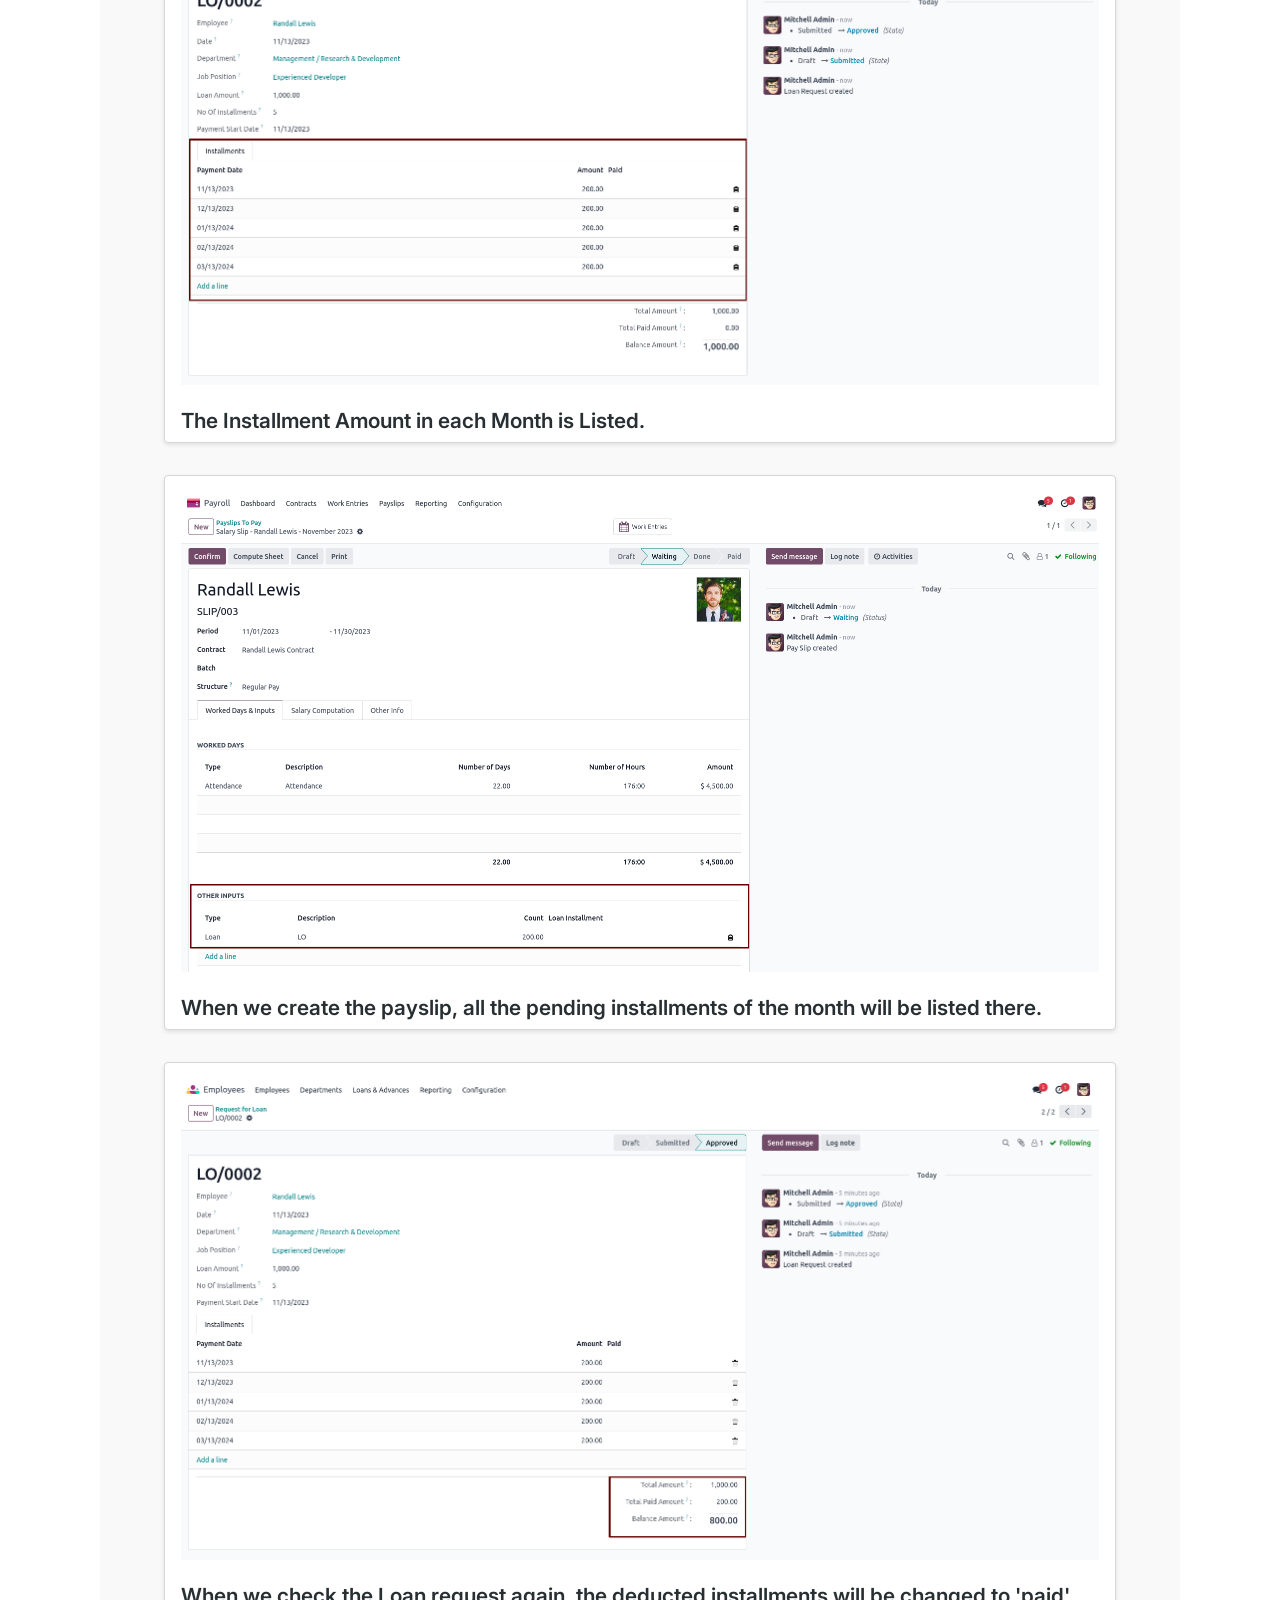
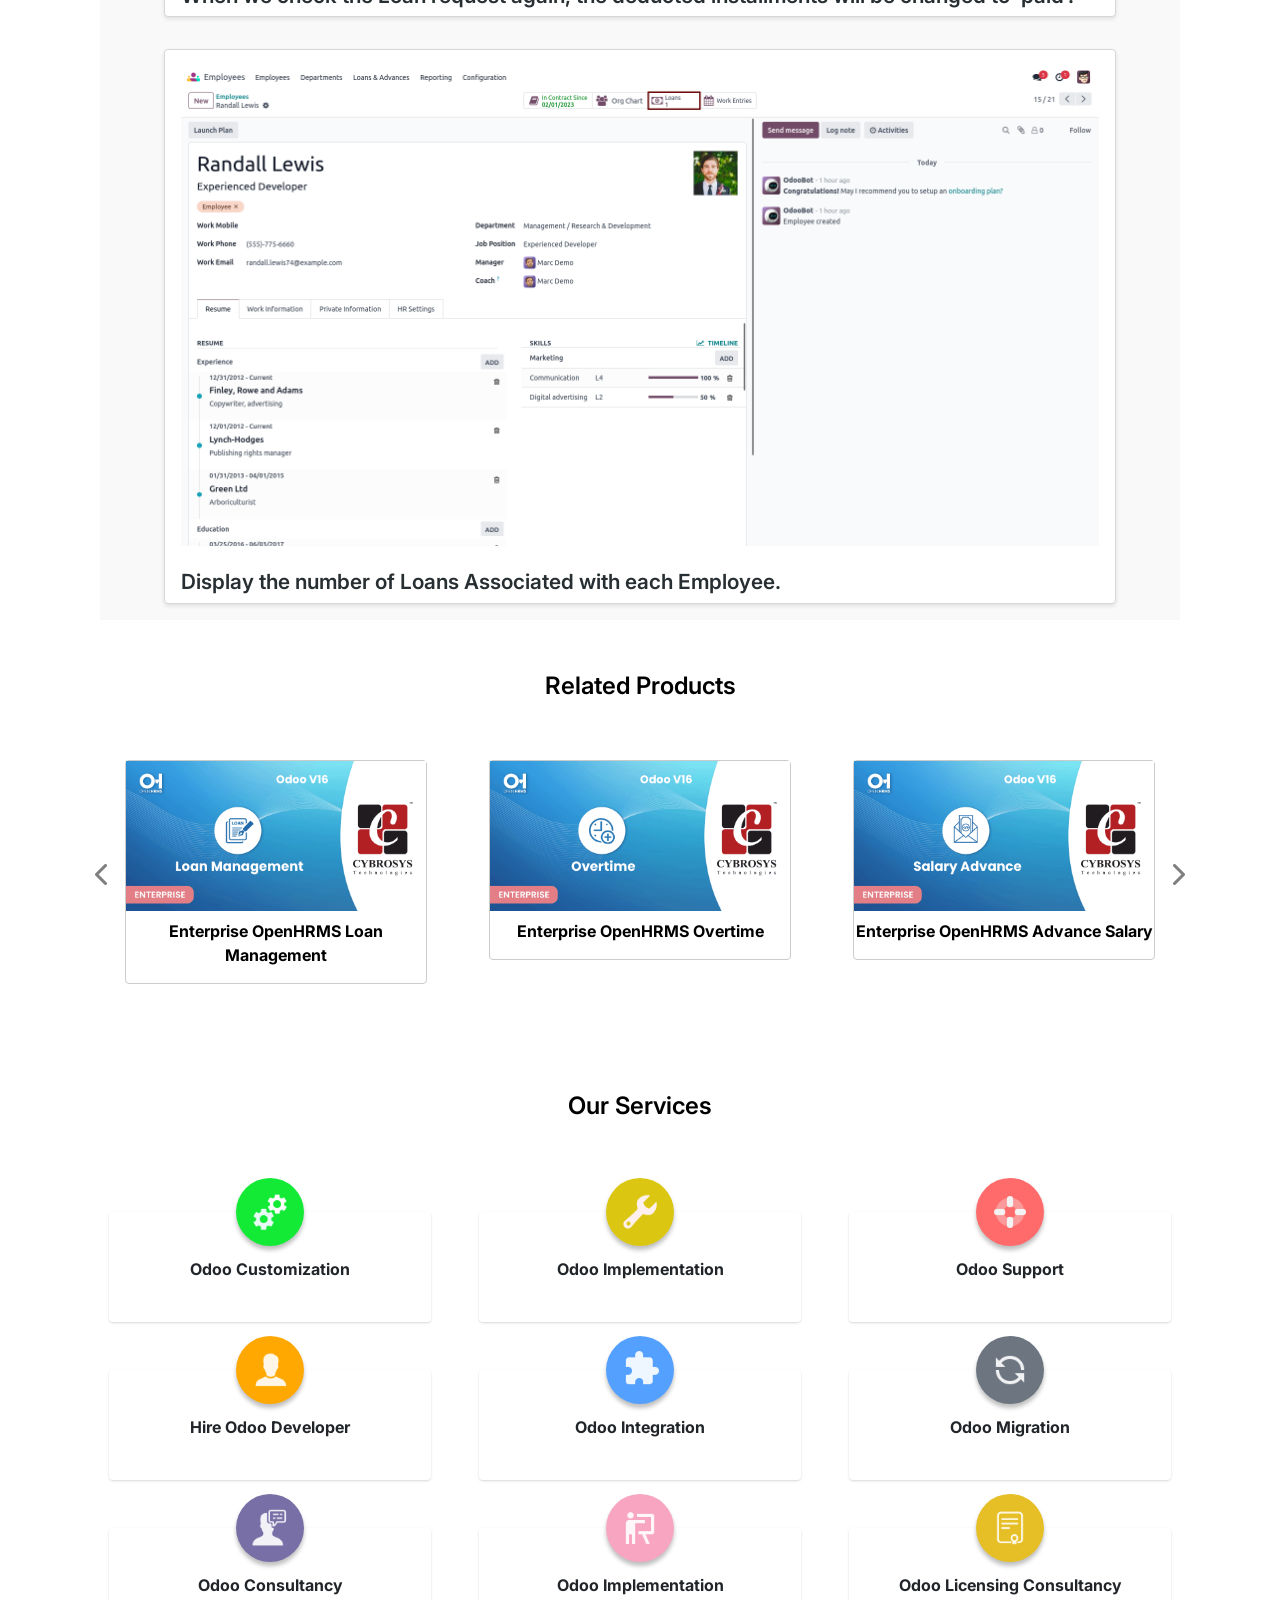
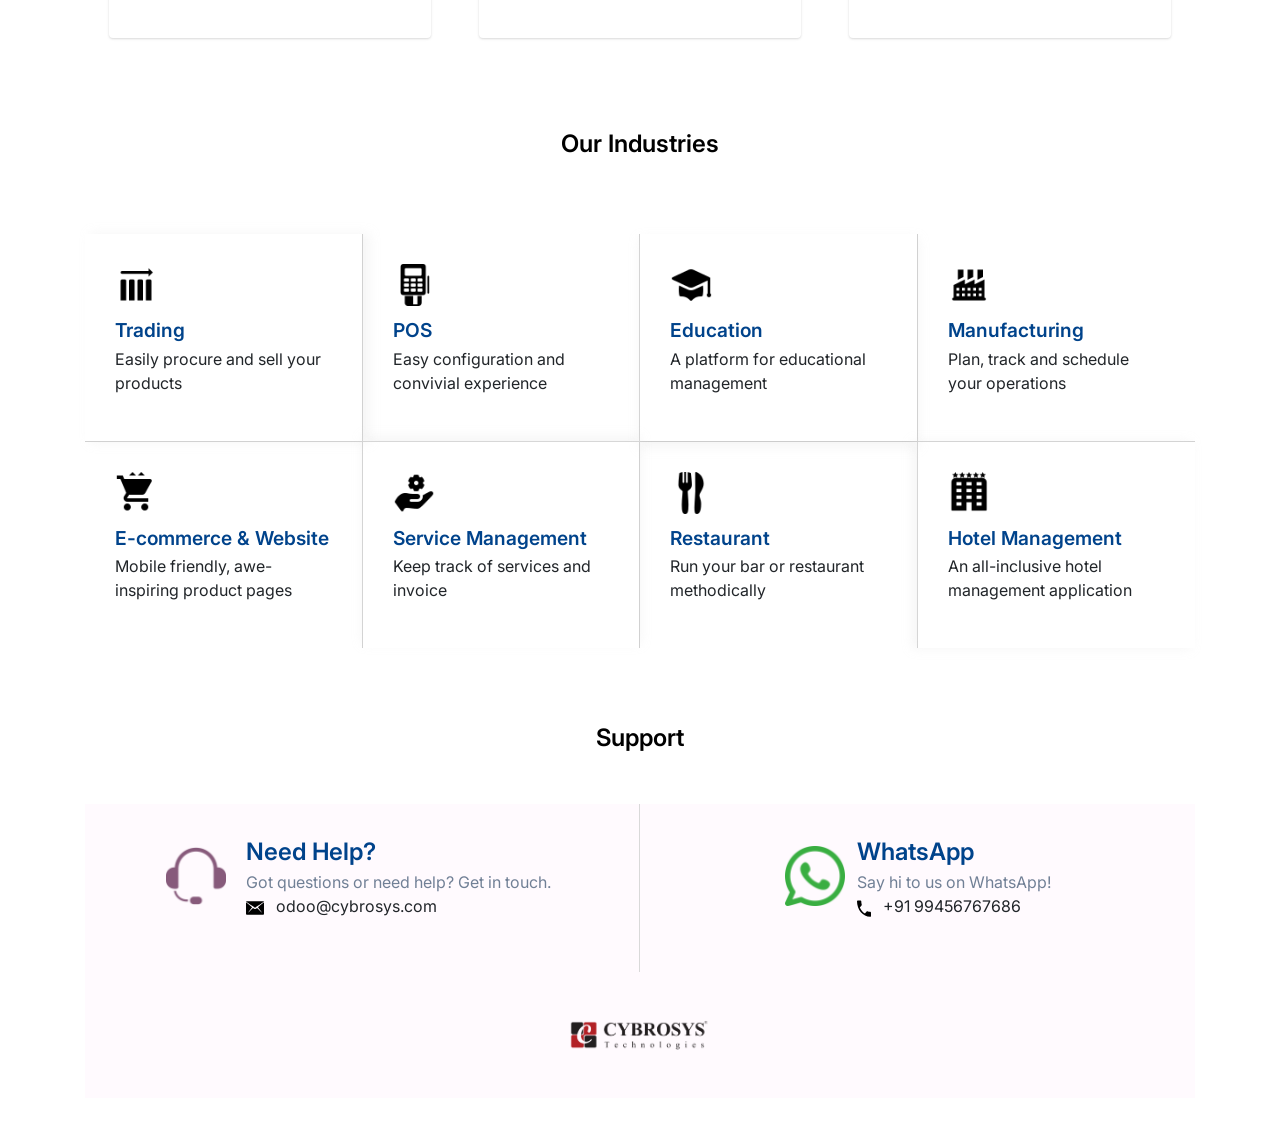
<file: ent_ohrms_loan/static/description/index.html>
<!DOCTYPE html>
<html lang="en">
<head>
    <meta charset="UTF-8">
    <meta name="viewport" content="width=device-width, initial-scale=1.0">
    <title>OpenHRMS Loan Management</title>

    <!-- Bootstrap CSS -->
    <link rel="stylesheet"
          href="https://cdn.jsdelivr.net/npm/bootstrap@4.0.0/dist/css/bootstrap.min.css"
          integrity="sha384-Gn5384xqQ1aoWXA+058RXPxPg6fy4IWvTNh0E263XmFcJlSAwiGgFAW/dAiS6JXm"
          crossorigin="anonymous">
    <link rel="stylesheet"
          href="https://cdnjs.cloudflare.com/ajax/libs/font-awesome/6.2.1/css/all.min.css">
    <link rel="preconnect" href="https://fonts.googleapis.com">
    <link rel="preconnect" href="https://fonts.gstatic.com" crossorigin>
    <link href="https://fonts.googleapis.com/css2?family=Inter:wght@400;500;600;700;800&display=swap"
          rel="stylesheet">
</head>
<body>

<section>
    <div class="container"
         style="font-family: 'Inter', sans-serif !important;background-color: #fff !important;">

        <!-- TITLE BAR -->
        <div class="row">
            <div class="col-sm-12 col-md-12 col-lg-12 d-flex justify-content-between flex-wrap align-items-sm-center"
                 style="border-bottom:1px solid rgba(0, 0, 0, 0.22)">
                <div class="my-3">
                    <img src="images/logo-horizontal.png"
                         style="width:auto !important; height:20px !important">
                </div>
                <div class="my-3 d-flex align-items-center">
                    <div class="text-center"
                         style="background-color:#017E84 !important;font-size: 0.8rem !important; color:#fff !important; font-weight:500 !important; padding:4px !important; margin:0 3px !important; border-radius:50px !important; min-width: 120px !important;">
                        Enterprise
                    </div>
                </div>
            </div>
        </div>
        <!-- END OF TITLE BAR -->

        <!-- APP HERO -->
        <div class="row">
            <div class="col-sm-12 col-md-12 col-lg-12 text-center d-flex align-items-center flex-column"
                 style="margin: 80px 0px !important;">
                <h1 style="font-size: 2.8rem;font-weight: 700; color:
                    #1A202C;">
                    Enterprise OpenHRMS Loan Management</h1>
                <p class="my-3 mb-4"
                   style="max-width: 80%; font-weight: 400 !important; line-height: 32px; color: #718096;">
                    Manage Loan Request of Employees.
                </p>
                <div style="width: 80%;">
                    <img src="assets/screenshots/hero.gif"
                         class="img-responsive" width="100%" height="auto">
                </div>
            </div>
        </div>
        <!-- END OF APP HERO -->

        <!--     KEY HIGHLIGHTS    -->
        <div class="container mt-5 mb-5">
            <div class="col-lg-12 d-flex flex-column justify-content-center align-items-center mt-4">
                <p class="m-0"
                   style="font-weight: 600; font-size: 24px; color:#00438B !important">
                    Key Highlights
                </p>
            </div>
            <div class="row py-4">
                <div class="col-md-6 col-sm-12 p-3">
                    <div class="d-flex   h-100" style="padding: 30px;border-radius: 12px;
                                    background: #FFF;
                                    box-shadow: 1px 2px 3px 0px rgba(0, 0, 0, 0.25); ">
                        <div style="width: 36px; height: 36px; border-radius: 50%; background: #00438B;
                                    display: flex; justify-content: center; align-items: center;
                                    margin-right: 10px;flex-shrink: 0;">
                            <i class="fa-solid fa-star  "
                               style="color: #fff;font-size:14px;"></i>
                        </div>
                        <div>
                            <p style="color: #1A202C;font-weight: 600;
                                      font-size: 1.2rem; margin-bottom: 2px;">
                                Loan Request</p>
                            <p class="m-0" style="color:#718096">
                                OpenHRMS Loan is a component of OpenHRMS suit.
                                OpenHRMS Loan module
                                helps the user to configure different loan
                                policies, assign approval
                                authority.
                            </p>
                        </div>
                    </div>
                </div>
                <div class="col-md-6 col-sm-12 p-3">
                    <div class="d-flex   h-100" style="padding: 30px;border-radius: 12px;
                                    background: #FFF;
                                    box-shadow: 1px 2px 3px 0px rgba(0, 0, 0, 0.25); ">
                        <div style="width: 36px; height: 36px; border-radius: 50%; background:#00438B;
                                    display: flex; justify-content: center; align-items: center;
                                    margin-right: 10px;flex-shrink: 0;">
                            <i class="fa-solid fa-star  "
                               style="color: #fff;font-size:14px;"></i>
                        </div>
                        <div>
                            <p style="color: #1A202C;font-weight: 600;
                                      font-size: 1.2rem; margin-bottom: 2px;">
                                Verification</p>
                            <p class="m-0" style="color:#718096">
                                Conduct the verification process and sanction
                                loan
                                for employees.
                            </p>
                        </div>
                    </div>
                </div>
            </div>
        </div>
        <!--    END OF KEY HIGHLIGHTS    -->

        <div class="container rounded">
            <!--      CONTROL TABS      -->
            <ul class="nav nav-tabs d-flex"
                style="width: fit-content;margin: 0 auto;gap: 1rem;">
                <li class="col text-center py-2 text-nowrap "
                    style="color: #fff; background-color: #00438B;border-radius: 6px 6px 0px 0px;">
                    <a
                            class="active show" data-toggle="tab" href="#tab1"
                            style="color: #fff;font-weight: 500; background-color: #00438B; text-decoration: none;">
                        <i class="fa-regular fa-image  pr-2"
                           style="color: #fff;"></i>
                        Screenshots</a></li>

                <li class="col text-center py-2 text-nowrap "
                    style="color: #fff; background-color: #00438B;border-radius: 6px 6px 0px 0px;">
                    <a
                            data-toggle="tab" href="#tab2"
                            style="color: #fff;font-weight: 500;  text-decoration: none;"><i
                            class="fa-solid fa-star  pr-2"
                            style="color: #fff;"></i>Features</a></li>
                <li class="col text-center py-2 text-nowrap "
                    style="color: #fff; background-color: #00438B;border-radius: 6px 6px 0px 0px;">
                    <a
                            data-toggle="tab" href="#tab3"
                            style="color: #fff;font-weight: 500; text-decoration: none; background-color:#00438B;"><i
                            class="fa-solid fa-book-open  pr-2"
                            style="color: #fff;"></i>Released Notes</a></li>

            </ul>
            <!--      END OF CONTROL TABS      -->

            <div class="tab-content"
                 style="background-color: rgba(121, 113, 119, 0.04);">

                <!--    SCREENSHOTS    -->
                <div id="tab1" class="tab-pane fade in active show">

                    <div class="col-lg-12 py-2"
                         style="padding: 1rem 4rem !important;">
                        <div
                                style="border: 1px solid #d8d6d6; border-radius: 4px; background: #fff; box-shadow: 0 2px 4px rgba(0, 0, 0, 0.1);">
                            <div class="row justify-content-center p-3 w-100 m-0">
                                <img src="assets/screenshots/emp_loan_6.png"
                                     class="img-responsive" width="100%"
                                     height="auto">
                            </div>
                            <div class="px-3">
                                <h4 class="mt-2"
                                    style=" font-weight:600 !important; color:#282F33 !important; font-size:1.3rem !important">
                                    After Installing the Module Loan Deduction
                                    Rule is Automatically Created.</h4>
                            </div>
                        </div>
                    </div>
                    <div class="col-lg-12 py-2"
                         style="padding: 1rem 4rem !important;">
                        <div
                                style="border: 1px solid #d8d6d6; border-radius: 4px;  background: #fff; box-shadow: 0 2px 4px rgba(0, 0, 0, 0.1);">
                            <div class="row justify-content-center p-3 w-100 m-0">
                                <img src="assets/screenshots/emp_loan.png"
                                     class="img-responsive" width="100%"
                                     height="auto">
                            </div>
                            <div class="px-3">
                                <h4 class="mt-2"
                                    style=" font-weight:600 !important; color:#282F33 !important; font-size:1.3rem !important">
                                    Add the deduction rule for loan in Salary
                                    Structure.</h4>
                            </div>
                        </div>
                    </div>
                    <div class="col-lg-12 py-2"
                         style="padding: 1rem 4rem !important;">
                        <div
                                style="border: 1px solid #d8d6d6; border-radius: 4px;  background: #fff; box-shadow: 0 2px 4px rgba(0, 0, 0, 0.1);">
                            <div class="row justify-content-center p-3 w-100 m-0">
                                <img src="assets/screenshots/emp_loan_1.png"
                                     class="img-responsive" width="100%"
                                     height="auto">
                            </div>
                            <div class="px-3">
                                <h4 class="mt-2"
                                    style=" font-weight:600 !important; color:#282F33 !important; font-size:1.3rem !important">
                                    Employee can create loan request.Once the HR
                                    department has given the Approval, the
                                    accounts
                                    department take the decision</h4>
                            </div>
                        </div>
                    </div>
                    <div class="col-lg-12 py-2"
                         style="padding: 1rem 4rem !important;">
                        <div
                                style="border: 1px solid #d8d6d6; border-radius: 4px;  background: #fff; box-shadow: 0 2px 4px rgba(0, 0, 0, 0.1);">
                            <div class="row justify-content-center p-3 w-100 m-0">
                                <img src="assets/screenshots/emp_loan_2.png"
                                     class="img-responsive" width="100%"
                                     height="auto">

                            </div>
                            <div class="px-3">
                                <h4 class="mt-2"
                                    style=" font-weight:600 !important; color:#282F33 !important; font-size:1.3rem !important">
                                    The Installment Amount in each Month is
                                    Listed.</h4>
                            </div>
                        </div>
                    </div>
                    <div class="col-lg-12 py-2"
                         style="padding: 1rem 4rem !important;">
                        <div
                                style="border: 1px solid #d8d6d6; border-radius: 4px;  background: #fff; box-shadow: 0 2px 4px rgba(0, 0, 0, 0.1);">
                            <div class="row justify-content-center p-3 w-100 m-0">
                                <img src="assets/screenshots/emp_loan_3.png"
                                     class="img-responsive" width="100%"
                                     height="auto">
                            </div>
                            <div class="px-3">
                                <h4 class="mt-2"
                                    style=" font-weight:600 !important; color:#282F33 !important; font-size:1.3rem !important">
                                    When we create the payslip, all the pending
                                    installments of the
                                    month will be listed there.</h4>
                            </div>
                        </div>
                    </div>
                    <div class="col-lg-12 py-2"
                         style="padding: 1rem 4rem !important;">
                        <div
                                style="border: 1px solid #d8d6d6; border-radius: 4px;  background: #fff; box-shadow: 0 2px 4px rgba(0, 0, 0, 0.1);">
                            <div class="row justify-content-center p-3 w-100 m-0">
                                <img src="assets/screenshots/emp_loan_4.png"
                                     class="img-responsive" width="100%"
                                     height="auto">
                            </div>
                            <div class="px-3">
                                <h4 class="mt-2"
                                    style=" font-weight:600 !important; color:#282F33 !important; font-size:1.3rem !important">
                                    When we check the Loan request again, the
                                    deducted installments will be changed to
                                    'paid'.</h4>
                            </div>
                        </div>
                    </div>
                    <div class="col-lg-12 py-2"
                         style="padding: 1rem 4rem !important;">
                        <div
                                style="border: 1px solid #d8d6d6; border-radius: 4px;  background: #fff; box-shadow: 0 2px 4px rgba(0, 0, 0, 0.1);">
                            <div class="row justify-content-center p-3 w-100 m-0">
                                <img src="assets/screenshots/emp_loan_5.png"
                                     class="img-responsive" width="100%"
                                     height="auto">
                            </div>
                            <div class="px-3">
                                <h4 class="mt-2"
                                    style=" font-weight:600 !important; color:#282F33 !important; font-size:1.3rem !important">
                                    Display the number of Loans Associated with
                                    each Employee.</h4>
                            </div>

                        </div>
                    </div>

                </div>
                <!--    END OF SCREENSHOTS    -->

                <!--    FEATURES    -->
                <div id="tab2" class="tab-pane fade">
                    <div class="col-mg-12" style="padding: 1rem 4rem;">
                        <ul style="list-style: none; padding: 1rem 0;font-weight: 500;">
                            <li class="py-3"
                                style="font-weight: 500;background-color: #fff; border-radius: 4px; padding: 1rem; margin-bottom: 1rem; box-shadow: 0 2px 4px rgba(0, 0, 0, 0.1);">
                                    <span style="margin-right: 12px;"><img
                                            src="assets/misc/star (1) 2.svg"
                                            alt=""
                                            width="16px"></span>Employee can
                                create loan request.
                            </li>
                            <li class="py-3"
                                style="font-weight: 500;background-color: #fff; border-radius: 4px; padding: 1rem; margin-bottom: 1rem; box-shadow: 0 2px 4px rgba(0, 0, 0, 0.1);">
                                    <span style="margin-right: 12px;"><img
                                            src="assets/misc/star (1) 2.svg"
                                            alt=""
                                            width="16px"></span>Current month
                                installment is automatically listed in payslip.
                            </li>
                            <li class="py-3"
                                style="font-weight: 500;background-color: #fff; border-radius: 4px; padding: 1rem; margin-bottom: 1rem; box-shadow: 0 2px 4px rgba(0, 0, 0, 0.1);">
                                    <span style="margin-right: 12px;"><img
                                            src="assets/misc/star (1) 2.svg"
                                            alt=""
                                            width="16px"></span>Loan amount is
                                deducted from the salary amount.
                            </li>
                        </ul>
                    </div>
                </div>
                <!--    END OF FEATURES    -->

                <!--    NOTES    -->
                <div id="tab3" class="tab-pane fade">
                    <div class="col-mg-12 active" style="padding: 1rem 4rem;">
                        <div class="py-3"
                             style="font-weight: 500;background-color: #fff; border-radius: 4px; padding: 1rem; box-shadow: 0 2px 4px rgba(0, 0, 0, 0.1);">
                            <div class="d-flex mb-3"
                                 style="font-size: 0.8rem; font-weight: 500;"><span>Version
                                        17.0.1.0.0</span><span
                                    class="px-2">|</span><span
                                    style="color: #00438B;font-weight: 600;">Released on: 22nd January 2024</span>
                            </div>
                            <p class="m-0"
                               style=" color:#718096!important; font-size:1rem !important;line-height: 28px;">

                                Initial Commit for Enterprise OpenHRMS Loan
                                Management.</p>
                        </div>
                    </div>
                </div>
                <!--    END OF NOTES    -->

            </div>
        </div>

        <!--    RELATED PRODUCTS    -->
        <div class="container mt-5">
            <div class="col-lg-12 d-flex flex-column justify-content-center align-items-center mt-5">
                <p class="m-0"
                   style="font-weight: 600; font-size: 24px; color:#000 !important">
                    Related Products</p>
            </div>
        </div>
        <div id="myCarousel" class="carousel slide py-3" data-ride="carousel">
            <div class="carousel-inner">
                <div class="carousel-item active">
                    <div class="row p-4">
                        <div class="col">
                            <div class="p-3">
                                <a href="https://apps.odoo.com/apps/modules/16.0/ent_ohrms_loan/"
                                   style="color: #000; text-decoration: none;">
                                    <div style="border:1px solid #CBCBCB !important;border-radius: 4px;">
                                        <div style="width: 300px; ">
                                            <img src="assets/modules/banner_1.png"
                                                 alt="" width="100%"
                                                 height="auto">

                                        </div>
                                        <p class="text-center pt-2 text-black font-weight-bold">
                                            Enterprise OpenHRMS Loan
                                            Management</p>
                                    </div>
                                </a>
                            </div>
                        </div>
                        <div class="col">
                            <div class="p-3">
                                <a href="https://apps.odoo.com/apps/modules/16.0/ent_ohrms_overtime/"
                                   style="color: #000; text-decoration: none;">
                                    <div style="border:1px solid #CBCBCB !important;border-radius: 4px;">
                                        <div style="width: 300px; ">
                                            <img src="assets/modules/banner_2.png"
                                                 alt="" width="100%"
                                                 height="auto">

                                        </div>
                                        <p class="text-center pt-2 text-black font-weight-bold">
                                            Enterprise OpenHRMS Overtime</p>
                                    </div>
                                </a>
                            </div>
                        </div>
                        <div class="col">
                            <div class="p-3">
                                <a href="https://apps.odoo.com/apps/modules/16.0/ent_ohrms_salary_advance/"
                                   style="color: #000; text-decoration: none;">
                                    <div style="border:1px solid #CBCBCB !important;border-radius: 4px;">
                                        <div style="width: 300px; ">
                                            <img src="assets/modules/banner_3.png"
                                                 alt="" width="100%"
                                                 height="auto">

                                        </div>
                                        <p class="text-center pt-2 text-black font-weight-bold">
                                            Enterprise OpenHRMS Advance
                                            Salary</p>
                                    </div>
                                </a>
                            </div>
                        </div>
                    </div>
                </div>
                <div class="carousel-item">
                    <div class="row p-4">
                        <div class="col">
                            <div class="p-3">
                                <a href="https://apps.odoo.com/apps/modules/16.0/ent_hrms_dashboard/"
                                   style="color: #000; text-decoration: none;">
                                    <div style="border:1px solid #CBCBCB !important;border-radius: 4px;">
                                        <div style="width: 300px; ">
                                            <img src="assets/modules/banner_4.png"
                                                 alt="" width="100%"
                                                 height="auto">

                                        </div>
                                        <p class="text-center pt-2 text-black font-weight-bold">
                                            Enterprise OpenHRMS - HR
                                            Dashboard</p>
                                    </div>
                                </a>
                            </div>
                        </div>
                        <div class="col">
                            <div class="p-3">
                                <a href="https://apps.odoo.com/apps/modules/16.0/ent_hr_reminder/"
                                   style="color: #000; text-decoration: none;">
                                    <div style="border:1px solid #CBCBCB !important;border-radius: 4px;">
                                        <div style="width: 300px;">
                                            <img src="assets/modules/banner_5.png"
                                                 alt="" width="100%"
                                                 height="auto">

                                        </div>
                                        <p class="text-center pt-2 text-black font-weight-bold">
                                            Enterprise OpenHRMS Reminders
                                            Todo</p>
                                    </div>
                                </a>
                            </div>
                        </div>
                        <div class="col">
                            <div class="p-3">
                                <a href="https://apps.odoo.com/apps/modules/16.0/ent_hr_employee_transfer/"
                                   style="color: #000; text-decoration: none;">
                                    <div style="border:1px solid #CBCBCB !important;border-radius: 4px;">
                                        <div style="width: 300px;">
                                            <img src="assets/modules/banner_6.png"
                                                 alt="" width="100%"
                                                 height="auto">
                                        </div>
                                        <p class="text-center pt-2 text-black font-weight-bold">
                                            Enterprise OpenHRMS Branch
                                            Transfer</p>
                                    </div>
                                </a>
                            </div>
                        </div>
                    </div>
                </div>
            </div>
            <a class="carousel-control-prev" href="#myCarousel"
               data-slide="prev" style="width: 35px; color: #000;">
                    <span class="carousel-control-prev-icon">
                        <i class="fa fa-chevron-left"
                           style="font-size: 24px;"></i>
                    </span>
            </a>
            <a class="carousel-control-next" href="#myCarousel"
               data-slide="next" style="width: 35px; color: #000;">
                    <span class="carousel-control-next-icon">
                        <i class="fa fa-chevron-right"
                           style="font-size: 24px;"></i>
                    </span>
            </a>
        </div>
        <!--    END OF RELATED PRODUCTS    -->

        <!-- OUR SERVICES -->
        <div class="container mt-5">
            <div class="col-lg-12 d-flex flex-column justify-content-center align-items-center mt-4">
                <p class="m-0"
                   style="font-weight: 600; font-size: 24px; color:#000 !important">
                    Our Services</p>

            </div>
        </div>
        <div class="container my-5">
            <div class="row py-3">
                <div class="col-md-4 col-sm-6 px-4 py-4">
                    <div
                            style="background-color: #fff; padding: 25px; text-align: center;  box-shadow: rgba(0, 0, 0, 0.1) 0px 1px 3px 0px, rgba(0, 0, 0, 0.06) 0px 1px 2px 0px; position: relative;border-radius: 4px;">

                        <div style="position: absolute; top: 0%; left: 50%; transform: translate(-50%, -50%);">
                            <div style="background-color:#13EA36 ; border-radius: 50%; padding: 15px;    width: 68px;
                                    height: 68px; display: inline-block; box-shadow:0px 4px 4px rgba(0, 0, 0, 0.25);">
                                <img src="assets/icons/cogs.png"
                                     alt="service-icon" width="38px"
                                     height="auto">
                            </div>
                        </div>
                        <p style="margin-top: 20px; font-weight: bold;">Odoo
                            Customization</p>
                    </div>
                </div>
                <div class="col-md-4 col-sm-6 px-4 py-4">
                    <div
                            style="background-color: #fff; padding: 25px; text-align: center; box-shadow: rgba(0, 0, 0, 0.1) 0px 1px 3px 0px, rgba(0, 0, 0, 0.06) 0px 1px 2px 0px; position: relative;border-radius: 4px;">

                        <div style="position: absolute; top: 0%; left: 50%; transform: translate(-50%, -50%);">
                            <div style="background-color:#DBC711; border-radius: 50%; padding: 15px;    width: 68px;
                                    height: 68px; display: inline-block; box-shadow:0px 4px 4px rgba(0, 0, 0, 0.25);">
                                <img src="assets/icons/wrench.png"
                                     alt="service-icon" width="38px"
                                     height="auto">
                            </div>
                        </div>
                        <p style="margin-top: 20px; font-weight: bold;">Odoo
                            Implementation</p>
                    </div>
                </div>
                <div class="col-md-4 col-sm-6 px-4 py-4">
                    <div
                            style="background-color: #fff; padding: 25px; text-align: center;  box-shadow: rgba(0, 0, 0, 0.1) 0px 1px 3px 0px, rgba(0, 0, 0, 0.06) 0px 1px 2px 0px; position: relative; border-radius: 4px;">
                        <div style="position: absolute; top: 0%; left: 50%; transform: translate(-50%, -50%);">
                            <div style="background-color:#FF6B6B ; border-radius: 50%; padding: 15px;    width: 68px;
                                    height: 68px; display: inline-block; box-shadow:0px 4px 4px rgba(0, 0, 0, 0.25);">
                                <img src="assets/icons/lifebuoy.png"
                                     alt="service-icon" width="38px"
                                     height="auto">
                            </div>
                        </div>
                        <p style="margin-top: 20px; font-weight: bold;">Odoo
                            Support</p>
                    </div>
                </div>
                <div class="col-md-4 col-sm-6 px-4 py-4">
                    <div
                            style="background-color: #fff; padding: 25px; text-align: center; box-shadow: rgba(0, 0, 0, 0.1) 0px 1px 3px 0px, rgba(0, 0, 0, 0.06) 0px 1px 2px 0px; position: relative; border-radius: 4px;">

                        <div style="position: absolute; top: 0%; left: 50%; transform: translate(-50%, -50%);">
                            <div style="background-color:#FFA801 ; border-radius: 50%; padding: 15px;    width: 68px;
                                    height: 68px; display: inline-block; box-shadow:0px 4px 4px rgba(0, 0, 0, 0.25);">
                                <img src="assets/icons/user.png"
                                     alt="service-icon" width="38px"
                                     height="auto">
                            </div>
                        </div>
                        <p style="margin-top: 20px; font-weight: bold;">Hire
                            Odoo Developer</p>
                    </div>
                </div>
                <div class="col-md-4 col-sm-6 px-4 py-4">
                    <div
                            style="background-color: #fff; padding: 25px; text-align: center;  box-shadow: rgba(0, 0, 0, 0.1) 0px 1px 3px 0px, rgba(0, 0, 0, 0.06) 0px 1px 2px 0px; position: relative; border-radius: 4px;">

                        <div style="position: absolute; top: 0%; left: 50%; transform: translate(-50%, -50%);">
                            <div style="background-color:#54A0FF; border-radius: 50%; padding: 15px;    width: 68px;
                                    height: 68px; display: inline-block; box-shadow:0px 4px 4px rgba(0, 0, 0, 0.25);">
                                <img src="assets/icons/puzzle.png"
                                     alt="service-icon" width="38px"
                                     height="auto">
                            </div>
                        </div>
                        <p style="margin-top: 20px; font-weight: bold;">Odoo
                            Integration</p>
                    </div>
                </div>
                <div class="col-md-4 col-sm-6 px-4 py-4">
                    <div
                            style="background-color: #fff; padding: 25px; text-align: center;  box-shadow: rgba(0, 0, 0, 0.1) 0px 1px 3px 0px, rgba(0, 0, 0, 0.06) 0px 1px 2px 0px; position: relative;border-radius: 4px;">

                        <div style="position: absolute; top: 0%; left: 50%; transform: translate(-50%, -50%);">
                            <div style="background-color:#6D7680 ; border-radius: 50%; padding: 15px;    width: 68px;
                                    height: 68px; display: inline-block; box-shadow:0px 4px 4px rgba(0, 0, 0, 0.25);">
                                <img src="assets/icons/update.png"
                                     alt="service-icon" width="38px"
                                     height="auto">
                            </div>
                        </div>
                        <p style="margin-top: 20px; font-weight: bold;">Odoo
                            Migration</p>
                    </div>
                </div>
                <div class="col-md-4 col-sm-6 px-4 py-4">
                    <div
                            style="background-color: #fff; padding: 25px; text-align: center;  box-shadow: rgba(0, 0, 0, 0.1) 0px 1px 3px 0px, rgba(0, 0, 0, 0.06) 0px 1px 2px 0px; position: relative;border-radius: 4px;">

                        <div style="position: absolute; top: 0%; left: 50%; transform: translate(-50%, -50%);">
                            <div style="background-color:#786FA6 ; border-radius: 50%; padding: 15px;    width: 68px;
                                    height: 68px; display: inline-block; box-shadow:0px 4px 4px rgba(0, 0, 0, 0.25);">
                                <img src="assets/icons/consultation.png"
                                     alt="service-icon" width="38px"
                                     height="auto">
                            </div>
                        </div>
                        <p style="margin-top: 20px; font-weight: bold;">Odoo
                            Consultancy</p>
                    </div>
                </div>
                <div class="col-md-4 col-sm-6 px-4 py-4">
                    <div
                            style="background-color: #fff; padding: 25px; text-align: center; box-shadow: rgba(0, 0, 0, 0.1) 0px 1px 3px 0px, rgba(0, 0, 0, 0.06) 0px 1px 2px 0px;position: relative;border-radius: 4px;">
                        <div style="position: absolute; top: 0%; left: 50%; transform: translate(-50%, -50%);">
                            <div style="background-color:#F8A5C2 ; border-radius: 50%; padding: 15px;    width: 68px;
                                    height: 68px; display: inline-block; box-shadow:0px 4px 4px rgba(0, 0, 0, 0.25);">
                                <img src="assets/icons/training.png"
                                     alt="service-icon" width="38px"
                                     height="auto">
                            </div>
                        </div>
                        <p style="margin-top: 20px; font-weight: bold;">Odoo
                            Implementation</p>
                    </div>
                </div>
                <div class="col-md-4 col-sm-6 px-4 py-4">
                    <div
                            style="background-color: #fff; padding: 25px; text-align: center;  box-shadow: rgba(0, 0, 0, 0.1) 0px 1px 3px 0px, rgba(0, 0, 0, 0.06) 0px 1px 2px 0px; position: relative;border-radius: 4px;">

                        <div style="position: absolute; top: 0%; left: 50%; transform: translate(-50%, -50%);">
                            <div style="background-color:#E6BE26; border-radius: 50%; padding: 15px;    width: 68px;
                                    height: 68px; display: inline-block; box-shadow:0px 4px 4px rgba(0, 0, 0, 0.25);">
                                <img src="assets/icons/license.png"
                                     alt="service-icon" width="38px"
                                     height="auto">
                            </div>
                        </div>
                        <p style="margin-top: 20px; font-weight: bold;">Odoo
                            Licensing Consultancy</p>
                    </div>
                </div>
            </div>
        </div>
        <div class="container mt-5">
            <div class="col-lg-12 d-flex flex-column justify-content-center align-items-center mt-4">
                <p class="m-0"
                   style="font-weight: 600; font-size: 24px; color:#000 !important">
                    Our Industries</p>

            </div>
        </div>
        <div class="container">
            <div class="row my-5 py-4">
                <div class="col-md-3 col-sm-6 p-0">
                    <div class="d-flex flex-column h-100 "
                         style="border-right: 1px solid rgb(209, 209, 209); border-bottom: 1px solid  rgb(209, 209, 209); padding: 30px; box-shadow: 6px 0 10px rgba(228, 227, 227, 0.373);">
                        <img src="assets/icons/trading-black.png" width="42px"
                             height="auto" alt="">
                        <p style="color:#00438B;font-weight: 600; margin-top: 10px;
                           font-size: 1.2rem; margin-bottom: 2px;">Trading</p>
                        <p>Easily procure and sell your products</p>
                    </div>
                </div>
                <div class="col-md-3 col-sm-6  p-0">
                    <div class="d-flex flex-column h-100"
                         style="border-right: 1px solid rgb(209, 209, 209);border-bottom: 1px solid  rgb(209, 209, 209); padding: 30px;">
                        <img src="assets/icons/pos-black.png" width="42px"
                             height="auto" alt="">
                        <p style="color:#00438B;font-weight: 600; margin-top: 10px;
                            font-size: 1.2rem; margin-bottom: 2px;">POS</p>
                        <p>Easy configuration and convivial experience</p>
                    </div>
                </div>
                <div class="col-md-3 col-sm-6  p-0">
                    <div class="d-flex flex-column h-100"
                         style="border-right: 1px solid  rgb(209, 209, 209);border-bottom: 1px solid   rgba(0, 0, 0, 0.2); padding: 30px; box-shadow: 0 5px 10px  rgba(228, 227, 227, 0.373)">
                        <img src="assets/icons/education-black.png"
                             width="42px" height="auto" alt="">
                        <p style="color:#00438B;font-weight: 600; margin-top: 10px;
                            font-size: 1.2rem; margin-bottom: 2px;">
                            Education</p>
                        <p>A platform for educational management</p>
                    </div>
                </div>
                <div class="col-md-3 col-sm-6  p-0">
                    <div class="d-flex flex-column h-100"
                         style="border-bottom: 1px solid  rgb(209, 209, 209); padding: 30px; ">
                        <img src="assets/icons/manufacturing-black.png"
                             width="42px" height="auto" alt="">
                        <p style="color: #00438B;font-weight: 600; margin-top: 10px;
                            font-size: 1.2rem; margin-bottom: 2px;">
                            Manufacturing</p>
                        <p>Plan, track and schedule your operations</p>
                    </div>
                </div>
                <div class="col-md-3 col-sm-6 p-0">
                    <div class="d-flex flex-column h-100"
                         style="border-right: 1px solid  rgb(209, 209, 209); padding: 30px;">
                        <img src="assets/icons/ecom-black.png" width="42px"
                             height="auto" alt="">
                        <p style="color:#00438B;font-weight: 600; margin-top: 10px;
                            font-size: 1.2rem; margin-bottom: 2px;">E-commerce &
                            Website</p>
                        <p>Mobile friendly, awe-inspiring product pages</p>
                    </div>
                </div>
                <div class="col-md-3 col-sm-6   p-0">
                    <div class="d-flex flex-column h-100"
                         style="border-right: 1px solid  rgb(209, 209, 209); padding: 30px;box-shadow: 0 -5px 10px  rgba(228, 227, 227, 0.373);">
                        <img src="assets/icons/service-black.png" width="42px"
                             height="auto" alt="">
                        <p style="color:#00438B;font-weight: 600; margin-top: 10px;
                            font-size: 1.2rem; margin-bottom: 2px;">Service
                            Management</p>
                        <p>Keep track of services and invoice</p>
                    </div>
                </div>
                <div class="col-md-3 col-sm-6    p-0">
                    <div class="d-flex flex-column h-100"
                         style="border-right: 1px solid  rgb(209, 209, 209); padding: 30px; ">
                        <img src="assets/icons/restaurant-black.png"
                             width="42px" height="auto" alt="">
                        <p style="color: #00438B;font-weight: 600; margin-top: 10px;
                            font-size: 1.2rem; margin-bottom: 2px;">
                            Restaurant</p>
                        <p>Run your bar or restaurant methodically</p>
                    </div>
                </div>
                <div class="col-md-3 col-sm-6   p-0">
                    <div class="d-flex flex-column h-100"
                         style=" padding: 30px;box-shadow: -5px 0 10px  rgba(228, 227, 227, 0.373);">
                        <img src="assets/icons/hotel-black.png" width="42px"
                             height="auto" alt="">
                        <p style="color: #00438B;font-weight: 600; margin-top: 10px;
                            font-size: 1.2rem; margin-bottom: 2px;">Hotel
                            Management</p>
                        <p>An all-inclusive hotel management application</p>
                    </div>
                </div>
            </div>
        </div>
        <div class="container mt-5">
            <div class="col-lg-12 d-flex flex-column justify-content-center align-items-center mt-5">
                <p class="m-0"
                   style="font-weight: 600; font-size: 24px; color:#000 !important">
                    Support</p>
            </div>
        </div>
        <div class="container my-5">
            <div class="row" style="background-color: #FFFAFE;">
                <div class="col-md-6 pb-4  d-flex align-items-center justify-content-center"
                     style="border-right: 1px solid #D9D9D9;">
                    <div style="padding: 30px;">
                        <div class="d-flex align-items-center">
                            <img src="assets/misc/support (1) 1.svg" alt=""
                                 width="60px" style="margin-right: 12px;">
                            <div style="padding: 0px 8px;">
                                    <span
                                            style="color: #00438B;font-size: 24px;font-weight: 600;padding-bottom: 1rem;">Need
                                        Help?</span>
                                <p class="m-0" style="color:#718096;">Got
                                    questions or need help? Get in touch.</p>
                                <div style="font-weight: 400;"><span><img
                                        src="assets/misc/support-email.svg"
                                        alt=""
                                        width="18px"
                                        style="filter: invert(1);margin-right: 0.8rem;"></span>odoo@cybrosys.com
                                </div>
                            </div>
                        </div>
                    </div>
                </div>
                <div class="col-md-6 pb-4 d-flex align-items-center justify-content-center">
                    <div style="padding: 30px;">
                        <div class="d-flex align-items-center">
                            <img src="assets/misc/whatsapp 1.svg" alt=""
                                 width="60px" style="margin-right: 12px;">
                            <div>
                                <span style="color: #00438B;font-size: 24px;font-weight: 600;">WhatsApp</span>
                                <p class="m-0" style="color:#718096;">Say hi to
                                    us on WhatsApp!</p>
                                <div style="font-weight: 400; font-size: 16px;"><span><img
                                        src="assets/misc/phone.svg"
                                        alt="" width="14px"
                                        style="filter: invert(1); margin-right: 0.8rem;"></span>+91
                                    99456767686
                                </div>
                            </div>
                        </div>
                    </div>
                </div>
                <div class="col-12 d-flex ">
                    <div class="my-5 mx-auto">
                        <img src="assets/misc/Cybrosys R.png"
                             style="width:auto !important; height:30px !important">
                    </div>
                </div>
            </div>
        </div>
        <!-- END OF OUR SERVICES -->

    </div>
</section>
<!-- Optional JavaScript -->
<!-- jQuery first, then Popper.js, then Bootstrap JS -->
<script src="https://ajax.googleapis.com/ajax/libs/jquery/3.5.1/jquery.min.js"></script>
<script src="https://maxcdn.bootstrapcdn.com/bootstrap/4.5.2/js/bootstrap.min.js"></script>
</body>
</html>
</file>
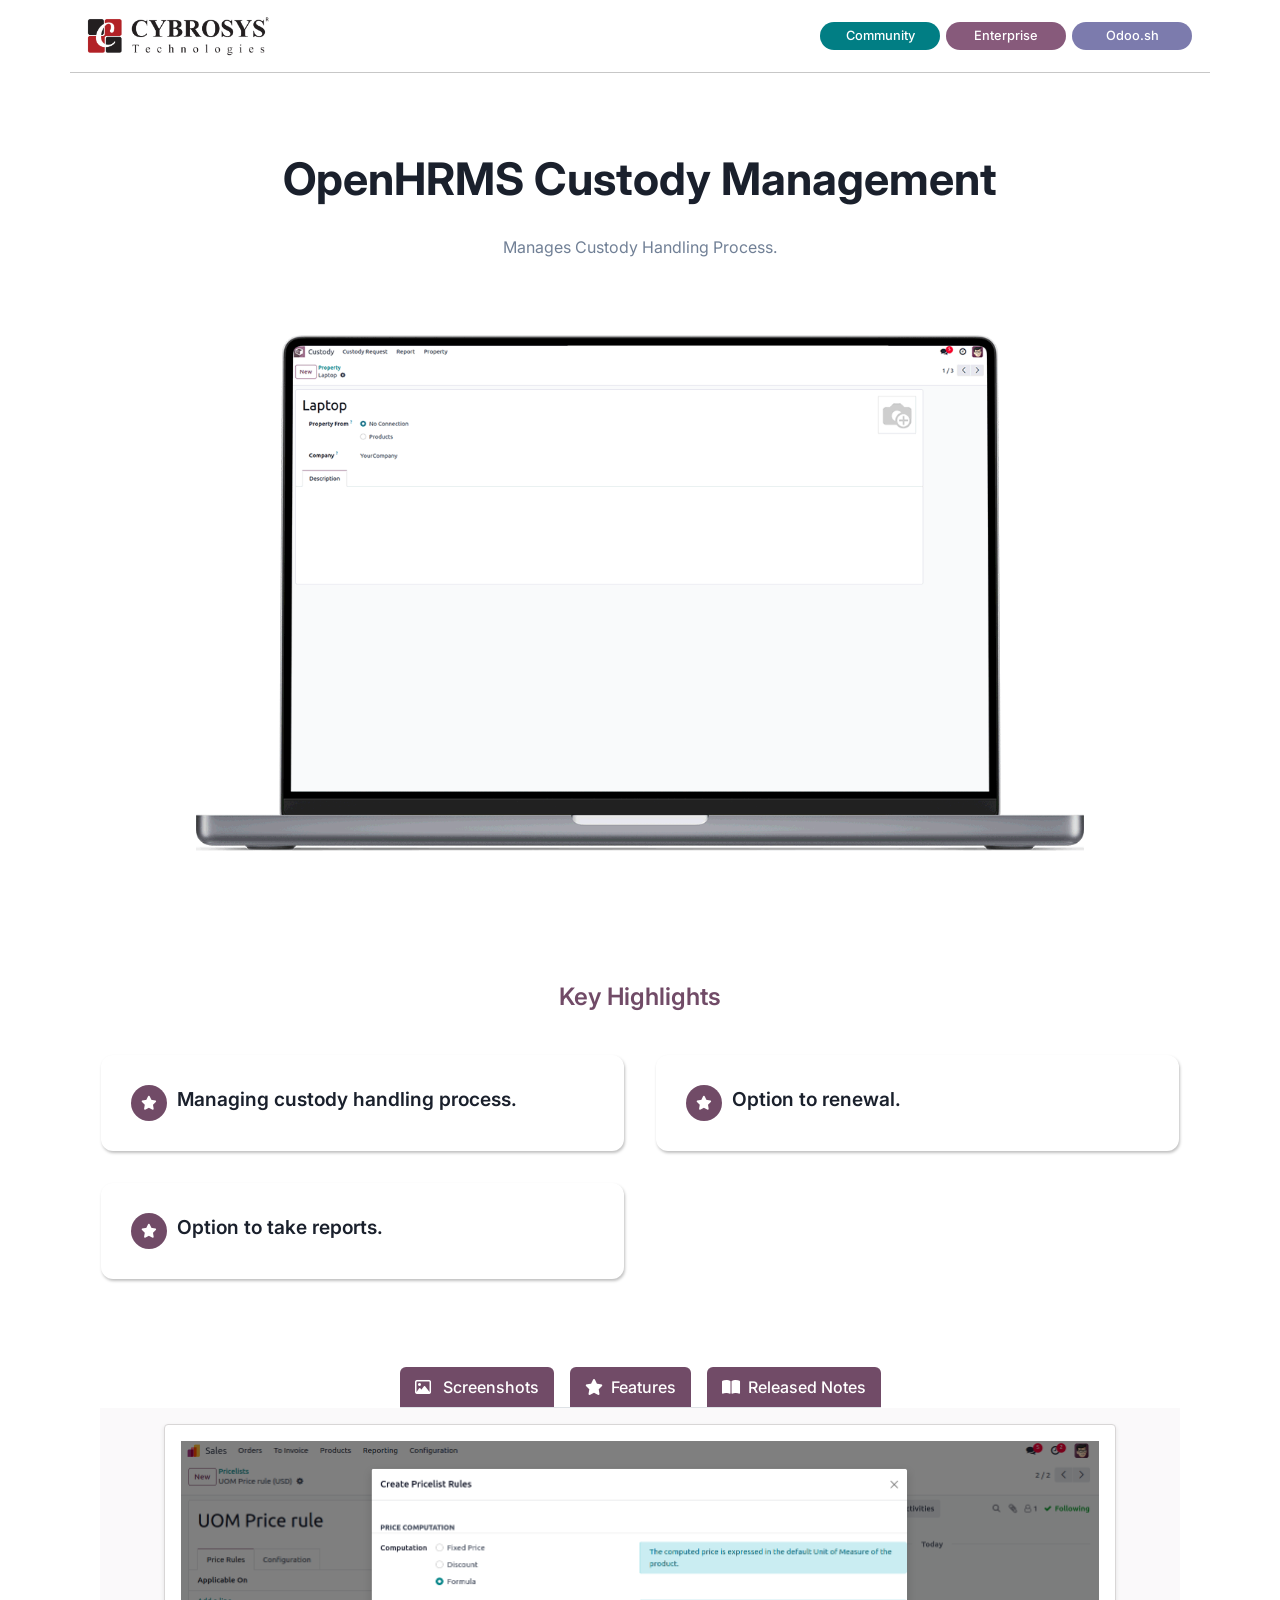
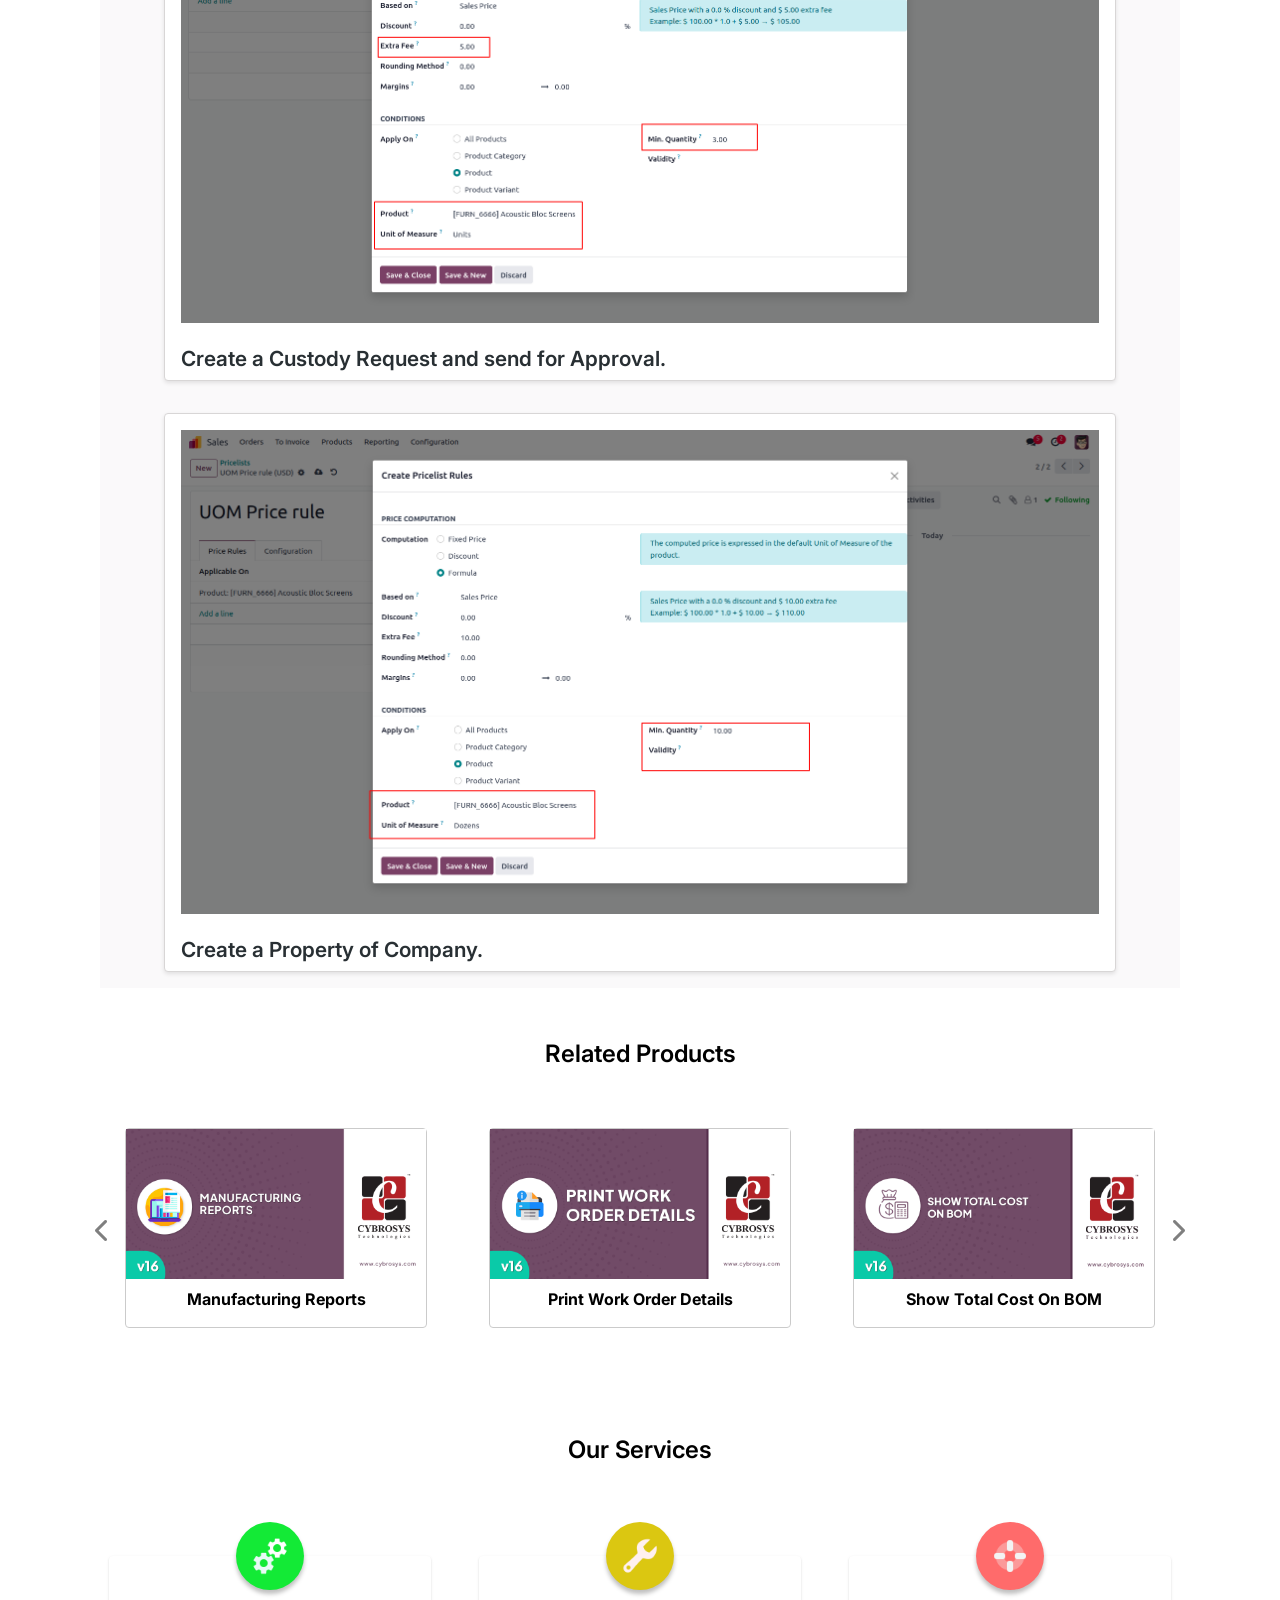
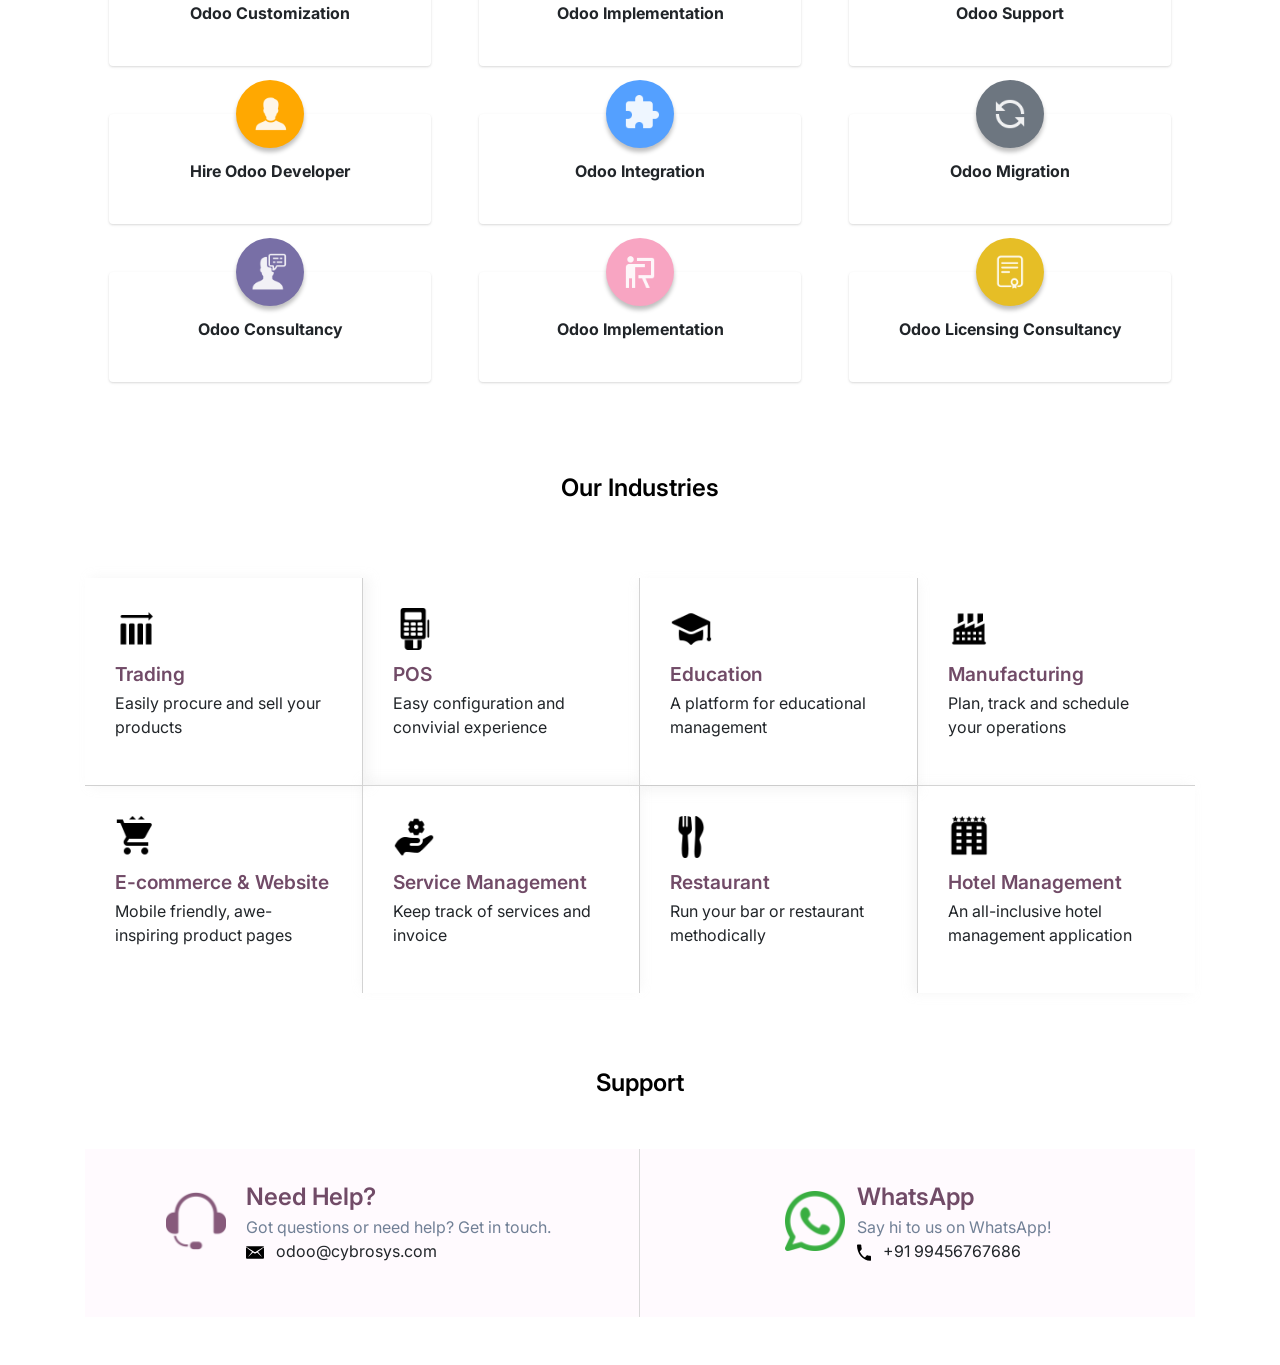
<file: hr_custody/static/description/index.html>
<!DOCTYPE html>
<html lang="en">

<head>
    <meta charset="UTF-8">
    <meta name="viewport" content="width=device-width, initial-scale=1.0">
    <title>Odoo App 3 Index</title>
    <!-- Bootstrap CSS -->
    <link rel="stylesheet" href="https://cdn.jsdelivr.net/npm/bootstrap@4.0.0/dist/css/bootstrap.min.css"
        integrity="sha384-Gn5384xqQ1aoWXA+058RXPxPg6fy4IWvTNh0E263XmFcJlSAwiGgFAW/dAiS6JXm" crossorigin="anonymous">
    <link rel="stylesheet" href="https://cdnjs.cloudflare.com/ajax/libs/font-awesome/6.2.1/css/all.min.css">
    <link rel="preconnect" href="https://fonts.googleapis.com">
    <link rel="preconnect" href="https://fonts.gstatic.com" crossorigin>
    <link href="https://fonts.googleapis.com/css2?family=Inter:wght@400;500;600;700;800&display=swap" rel="stylesheet">
</head>
<body>
    <section>
        <div class="container" style="font-family: 'Inter', sans-serif !important;background-color: #fff !important;">
            <div class="row">
                <div class="col-sm-12 col-md-12 col-lg-12 d-flex justify-content-between flex-wrap align-items-sm-center"
                    style="border-bottom:1px solid rgba(0, 0, 0, 0.22)">
                    <div class="my-3">
                        <img src="assets/misc/Cybrosys R.png" style="width:auto !important; height:40px !important">
                    </div>
                    <div class="my-3 d-flex align-items-center">
                        <div class="text-center"
                            style="background-color:#017E84 !important;font-size: 0.8rem !important; color:#fff !important; font-weight:500 !important; padding:4px !important; margin:0 3px !important; border-radius:50px !important; min-width: 120px !important;">
                            Community
                        </div>
                        <div class="text-center"
                            style="background-color:#875A7B !important; color:#fff !important;font-size: 0.8rem !important; font-weight:500 !important; padding:4px !important; margin:0 3px !important; border-radius:50px !important;min-width: 120px !important;">
                            Enterprise
                        </div>
                        <div class="text-center"
                            style="background-color:#7C7BAD !important; color:#fff !important;font-size: 0.8rem !important; font-weight:500 !important; padding:4px !important; margin:0 3px !important; border-radius:50px !important; min-width: 120px !important;">
                            Odoo.sh
                        </div>
                    </div>
                </div>
            </div>
            <div class="row">
                <div class="col-sm-12 col-md-12 col-lg-12 text-center d-flex align-items-center flex-column"
                    style="margin: 80px 0px !important;">
                    <h1 style="font-size: 2.8rem;font-weight: 700; color: 
                    #1A202C;">
                        OpenHRMS Custody Management</h1>
                    <p class="my-3 mb-4"
                        style="max-width: 80%; font-weight: 400 !important; line-height: 32px; color: #718096;">
                        Manages Custody Handling Process.
                    </p>
                    <div style="width: 80%; margin-top: 3rem;">
                        <img src="assets/screenshots/hero.gif" class="img-responsive" width="100%" height="auto">
                    </div>
                </div>
            </div>
            <div class="container mt-5 mb-5">
                <div class="col-lg-12 d-flex flex-column justify-content-center align-items-center mt-4">
                    <p class="m-0" style="font-weight: 600; font-size: 24px; color:#714b67 !important">Key Highlights
                    </p>
                </div>
                <div class="row py-4">
                    <div class="col-md-6 col-sm-12 p-3">
                        <div class="d-flex   h-100" style="padding: 30px;border-radius: 12px;
                                    background: #FFF;
                                    box-shadow: 1px 2px 3px 0px rgba(0, 0, 0, 0.25); ">
                            <div style="width: 36px; height: 36px; border-radius: 50%; background: #714B67;
                                    display: flex; justify-content: center; align-items: center;
                                    margin-right: 10px; flex-shrink: 0;">
                                <i class="fa-solid fa-star  " style="color: #fff;font-size:14px;"></i>
                            </div>
                            <div>
                                <p style="color: #1A202C;font-weight: 600;
                                      font-size: 1.2rem; margin-bottom: 2px;">Managing custody handling process.</p>
                            </div>
                        </div>
                    </div>
                    <div class="col-md-6 col-sm-12 p-3">
                        <div class="d-flex   h-100" style="padding: 30px;border-radius: 12px;
                                    background: #FFF;
                                    box-shadow: 1px 2px 3px 0px rgba(0, 0, 0, 0.25); ">
                            <div style="width: 36px; height: 36px; border-radius: 50%; background: #714B67;
                                    display: flex; justify-content: center; align-items: center;
                                    margin-right: 10px; flex-shrink: 0;">
                                <i class="fa-solid fa-star  " style="color: #fff;font-size:14px;"></i>
                            </div>
                            <div>
                                <p style="color: #1A202C;font-weight: 600;
                                      font-size: 1.2rem; margin-bottom: 2px;">Option to renewal.</p>
                            </div>
                        </div>
                    </div>
                    <div class="col-md-6 col-sm-12 p-3">
                        <div class="d-flex   h-100" style="padding: 30px;border-radius: 12px;
                                    background: #FFF;
                                    box-shadow: 1px 2px 3px 0px rgba(0, 0, 0, 0.25); ">
                            <div style="width: 36px; height: 36px; border-radius: 50%; background: #714B67;
                                    display: flex; justify-content: center; align-items: center;
                                    margin-right: 10px; flex-shrink: 0;">
                                <i class="fa-solid fa-star  " style="color: #fff;font-size:14px;"></i>
                            </div>
                            <div>
                                <p style="color: #1A202C;font-weight: 600;
                                      font-size: 1.2rem; margin-bottom: 2px;">Option to take reports.</p>
                            </div>
                        </div>
                    </div>
                </div>
            </div>
            <div class="container rounded" >
                <ul class="nav nav-tabs d-flex" style="width: fit-content;margin: 0 auto;gap: 1rem;">
                    <li class="col text-center py-2 text-nowrap "
                        style="color: #fff; background-color: #714B67;border-radius: 6px 6px 0px 0px;"><a
                            class="active show" data-toggle="tab" href="#tab1"
                            style="color: #fff;font-weight: 500; background-color: #714B67; text-decoration: none;">
                            <i class="fa-regular fa-image  pr-2" style="color: #fff;"></i>
                            Screenshots</a></li>
                    <li class="col text-center py-2 text-nowrap "
                        style="color: #fff; background-color: #714B67;border-radius: 6px 6px 0px 0px;"><a
                            data-toggle="tab" href="#tab2"
                            style="color: #fff;font-weight: 500;  text-decoration: none;"><i
                                class="fa-solid fa-star  pr-2" style="color: #fff;"></i>Features</a></li>
                    <li class="col text-center py-2 text-nowrap "
                        style="color: #fff; background-color: #714B67;border-radius: 6px 6px 0px 0px;"><a
                            data-toggle="tab" href="#tab3"
                            style="color: #fff;font-weight: 500; text-decoration: none; background-color: #714B67;"><i
                                class="fa-solid fa-book-open  pr-2" style="color: #fff;"></i>Released Notes</a></li>
                </ul>
                <div class="tab-content" style="background-color: rgba(121, 113, 119, 0.04);">
                    <div id="tab1" class="tab-pane fade in active show">
                        <div class="col-lg-12 py-2" style="padding: 1rem 4rem !important;">
                            <div
                                style="border: 1px solid #d8d6d6; border-radius: 4px; background: #fff; box-shadow: 0 2px 4px rgba(0, 0, 0, 0.1);">
                                <div class="row justify-content-center p-3 w-100 m-0">
                                    <img src="assets/screenshots/1.png" class="img-responsive" width="100%" height="auto">
                                </div>
                                <div class="px-3">
                                    <h4 class="mt-2"
                                        style=" font-weight:600 !important; color:#282F33 !important; font-size:1.3rem !important">
                                        Create a Custody Request and send for Approval.
                                    </h4>
                                </div>
                            </div>
                        </div>
                        <div class="col-lg-12 py-2" style="padding: 1rem 4rem !important;">
                            <div
                                style="border: 1px solid #d8d6d6; border-radius: 4px;  background: #fff; box-shadow: 0 2px 4px rgba(0, 0, 0, 0.1);">
                                <div class="row justify-content-center p-3 w-100 m-0">
                                    <img src="assets/screenshots/2.png" class="img-responsive" width="100%" height="auto">
                                </div>
                                <div class="px-3">
                                    <h4 class="mt-2"
                                        style=" font-weight:600 !important; color:#282F33 !important; font-size:1.3rem !important">
                                        Create a Property of Company.</h4>
                                </div>
                            </div>
                        </div>
                    </div>
                    <div id="tab2" class="tab-pane fade">
                        <div class="col-mg-12" style="padding: 1rem 4rem;">
                            <ul style="list-style: none; padding: 1rem 0;font-weight: 500;">
                                <li class="py-3"
                                    style="font-weight: 500;background-color: #fff; border-radius: 4px; padding: 1rem; margin-bottom: 1rem; box-shadow: 0 2px 4px rgba(0, 0, 0, 0.1);">
                                    <span style="margin-right: 12px;"><img src="assets/misc/star (1) 2.svg" alt=""
                                            width="16px"></span>Managing custody handling process.
                                </li>
                                <li class="py-3"
                                    style="font-weight: 500;background-color: #fff; border-radius: 4px; padding: 1rem; margin-bottom: 1rem; box-shadow: 0 2px 4px rgba(0, 0, 0, 0.1);">
                                    <span style="margin-right: 12px;"><img src="assets/misc/star (1) 2.svg" alt=""
                                            width="16px"></span>Option to renewal.
                                </li>
                                <li class="py-3"
                                    style="font-weight: 500;background-color: #fff; border-radius: 4px; padding: 1rem; margin-bottom: 1rem; box-shadow: 0 2px 4px rgba(0, 0, 0, 0.1);">
                                    <span style="margin-right: 12px;"><img src="assets/misc/star (1) 2.svg" alt=""
                                            width="16px"></span>Option to take reports.
                                </li>
                            </ul>
                        </div>
                    </div>
                    <div id="tab3" class="tab-pane fade">
                        <div class="col-mg-12 active" style="padding: 1rem 4rem;">
                            <div class="py-3"
                                style="font-weight: 500;background-color: #fff; border-radius: 4px; padding: 1rem; box-shadow: 0 2px 4px rgba(0, 0, 0, 0.1);">
                                <div class="d-flex mb-3" style="font-size: 0.8rem; font-weight: 500;"><span>Version
                                        17.0.1.0.0</span><span class="px-2">|</span><span
                                        style="color: #714B67;font-weight: 600;">Released on:13th Nov 2023</span>
                                </div>
                                <p class="m-0"
                                    style=" color:#718096!important; font-size:1rem !important;line-height: 28px;">
                                    Initial commit for Open HRMS Custody</p>
                            </div>
                        </div>
                    </div>
                </div>
            </div>
            <div class="container mt-5">
                <div class="col-lg-12 d-flex flex-column justify-content-center align-items-center mt-5">
                    <p class="m-0" style="font-weight: 600; font-size: 24px; color:#000 !important">Related Products</p>
                </div>
            </div>
            <div id="myCarousel" class="carousel slide py-3" data-ride="carousel">
                <div class="carousel-inner">
                    <div class="carousel-item active">
                        <div class="row p-4">
                            <div class="col">
                                <div class="p-3">
                                    <a href="https://apps.odoo.com/apps/modules/16.0/manufacturing_reports/" style="color: #000; text-decoration: none;">
                                        <div style="border:1px solid #CBCBCB !important;border-radius: 4px;">
                                            <div style="width: 300px; ">
                                                <img src="assets/modules/1.png" alt="" width="100%" height="auto">

                                            </div>
                                            <p class="text-center pt-2 text-black font-weight-bold">Manufacturing Reports</p>
                                        </div>
                                    </a>
                                </div>
                            </div>
                            <div class="col">
                                <div class="p-3">
                                    <a href="https://apps.odoo.com/apps/modules/16.0/mrp_work_order_print/" style="color: #000; text-decoration: none;">
                                        <div style="border:1px solid #CBCBCB !important;border-radius: 4px;">
                                            <div style="width: 300px; ">
                                                <img src="assets/modules/2.png" alt="" width="100%" height="auto">

                                            </div>
                                            <p class="text-center pt-2 text-black font-weight-bold">Print Work Order Details</p>
                                        </div>
                                    </a>
                                </div>
                            </div>
                            <div class="col">
                                <div class="p-3">
                                    <a href="https://apps.odoo.com/apps/modules/16.0/bom_total_cost/" style="color: #000; text-decoration: none;">
                                        <div style="border:1px solid #CBCBCB !important;border-radius: 4px;">
                                            <div style="width: 300px; ">
                                                <img src="assets/modules/3.png" alt="" width="100%" height="auto">

                                            </div>
                                            <p class="text-center pt-2 text-black font-weight-bold">Show Total Cost On BOM</p>
                                        </div>
                                    </a>
                                </div>
                            </div>
                        </div>
                    </div>
                    <div class="carousel-item">
                        <div class="row p-4">
                            <div class="col">
                                <div class="p-3">
                                    <a href="https://apps.odoo.com/apps/modules/16.0/simple_mrp_order/" style="color: #000; text-decoration: none;">
                                        <div style="border:1px solid #CBCBCB !important;border-radius: 4px;">
                                            <div style="width: 300px; ">
                                                <img src="assets/modules/4.png" alt="" width="100%" height="auto">

                                            </div>
                                            <p class="text-center pt-2 text-black font-weight-bold">Simple Manufacturing Orders</p>
                                        </div>
                                    </a>
                                </div>
                            </div>
                            <div class="col">
                                <div class="p-3">
                                    <a href="https://apps.odoo.com/apps/modules/16.0/bom_multiple_product/" style="color: #000; text-decoration: none;">
                                        <div style="border:1px solid #CBCBCB !important;border-radius: 4px;">
                                            <div style="width: 300px;">
                                                <img src="assets/modules/5.png" alt="" width="100%" height="auto">

                                            </div>
                                            <p class="text-center pt-2 text-black font-weight-bold">BOM Multiple Product Selection</p>
                                        </div>
                                    </a>
                                </div>
                            </div>
                            <div class="col">
                                <div class="p-3">
                                    <a href="https://apps.odoo.com/apps/modules/16.0/cw_mrp/" style="color: #000; text-decoration: none;">
                                        <div style="border:1px solid #CBCBCB !important;border-radius: 4px;">
                                            <div style="width: 300px;">
                                                <img src="assets/modules/6.png" alt="" width="100%" height="auto">
                                            </div>
                                            <p class="text-center pt-2 text-black font-weight-bold"> Catch Weight Management: Manufacturing</p>
                                        </div>
                                    </a>
                                </div>
                            </div>
                        </div>
                    </div>
                </div>
                <a class="carousel-control-prev" href="#myCarousel" data-slide="prev" style="width: 35px; color: #000;">
                    <span class="carousel-control-prev-icon">
                        <i class="fa fa-chevron-left" style="font-size: 24px;"></i>
                    </span>
                </a>
                <a class="carousel-control-next" href="#myCarousel" data-slide="next" style="width: 35px; color: #000;">
                    <span class="carousel-control-next-icon">
                        <i class="fa fa-chevron-right" style="font-size: 24px;"></i>
                    </span>
                </a>
            </div>
            <div class="container mt-5">
                <div class="col-lg-12 d-flex flex-column justify-content-center align-items-center mt-4">
                    <p class="m-0" style="font-weight: 600; font-size: 24px; color:#000 !important">Our Services</p>

                </div>
            </div>
            <div class="container my-5">
                <div class="row py-3">
                    <div class="col-md-4 col-sm-6 px-4 py-4">
                        <div
                            style="background-color: #fff; padding: 25px; text-align: center;  box-shadow: rgba(0, 0, 0, 0.1) 0px 1px 3px 0px, rgba(0, 0, 0, 0.06) 0px 1px 2px 0px; position: relative;border-radius: 4px;">
                            <div style="position: absolute; top: 0%; left: 50%; transform: translate(-50%, -50%);">
                                <div style="background-color:#13EA36 ; border-radius: 50%; padding: 15px;    width: 68px;
                                    height: 68px; display: inline-block; box-shadow:0px 4px 4px rgba(0, 0, 0, 0.25);">
                                    <img src="assets/icons/cogs.png" alt="service-icon" width="38px" height="auto">
                                </div>
                            </div>
                            <p style="margin-top: 20px; font-weight: bold;">Odoo Customization</p>
                        </div>
                    </div>
                    <div class="col-md-4 col-sm-6 px-4 py-4">
                        <div
                            style="background-color: #fff; padding: 25px; text-align: center; box-shadow: rgba(0, 0, 0, 0.1) 0px 1px 3px 0px, rgba(0, 0, 0, 0.06) 0px 1px 2px 0px; position: relative;border-radius: 4px;">
                            <div style="position: absolute; top: 0%; left: 50%; transform: translate(-50%, -50%);">
                                <div style="background-color:#DBC711; border-radius: 50%; padding: 15px;    width: 68px;
                                    height: 68px; display: inline-block; box-shadow:0px 4px 4px rgba(0, 0, 0, 0.25);">
                                    <img src="assets/icons/wrench.png" alt="service-icon" width="38px" height="auto">
                                </div>
                            </div>
                            <p style="margin-top: 20px; font-weight: bold;">Odoo Implementation</p>
                        </div>
                    </div>
                    <div class="col-md-4 col-sm-6 px-4 py-4">
                        <div
                            style="background-color: #fff; padding: 25px; text-align: center;  box-shadow: rgba(0, 0, 0, 0.1) 0px 1px 3px 0px, rgba(0, 0, 0, 0.06) 0px 1px 2px 0px; position: relative; border-radius: 4px;">
                            <div style="position: absolute; top: 0%; left: 50%; transform: translate(-50%, -50%);">
                                <div style="background-color:#FF6B6B ; border-radius: 50%; padding: 15px;    width: 68px;
                                    height: 68px; display: inline-block; box-shadow:0px 4px 4px rgba(0, 0, 0, 0.25);">
                                    <img src="assets/icons/lifebuoy.png" alt="service-icon" width="38px" height="auto">
                                </div>
                            </div>
                            <p style="margin-top: 20px; font-weight: bold;">Odoo Support</p>
                        </div>
                    </div>
                    <div class="col-md-4 col-sm-6 px-4 py-4">
                        <div
                            style="background-color: #fff; padding: 25px; text-align: center; box-shadow: rgba(0, 0, 0, 0.1) 0px 1px 3px 0px, rgba(0, 0, 0, 0.06) 0px 1px 2px 0px; position: relative; border-radius: 4px;">
                            <div style="position: absolute; top: 0%; left: 50%; transform: translate(-50%, -50%);">
                                <div style="background-color:#FFA801 ; border-radius: 50%; padding: 15px;    width: 68px;
                                    height: 68px; display: inline-block; box-shadow:0px 4px 4px rgba(0, 0, 0, 0.25);">
                                    <img src="assets/icons/user.png" alt="service-icon" width="38px" height="auto">
                                </div>
                            </div>
                            <p style="margin-top: 20px; font-weight: bold;">Hire Odoo Developer</p>
                        </div>
                    </div>
                    <div class="col-md-4 col-sm-6 px-4 py-4">
                        <div
                            style="background-color: #fff; padding: 25px; text-align: center;  box-shadow: rgba(0, 0, 0, 0.1) 0px 1px 3px 0px, rgba(0, 0, 0, 0.06) 0px 1px 2px 0px; position: relative; border-radius: 4px;">

                            <div style="position: absolute; top: 0%; left: 50%; transform: translate(-50%, -50%);">
                                <div style="background-color:#54A0FF; border-radius: 50%; padding: 15px;    width: 68px;
                                    height: 68px; display: inline-block; box-shadow:0px 4px 4px rgba(0, 0, 0, 0.25);">
                                    <img src="assets/icons/puzzle.png" alt="service-icon" width="38px" height="auto">
                                </div>
                            </div>
                            <p style="margin-top: 20px; font-weight: bold;">Odoo Integration</p>
                        </div>
                    </div>
                    <div class="col-md-4 col-sm-6 px-4 py-4">
                        <div
                            style="background-color: #fff; padding: 25px; text-align: center;  box-shadow: rgba(0, 0, 0, 0.1) 0px 1px 3px 0px, rgba(0, 0, 0, 0.06) 0px 1px 2px 0px; position: relative;border-radius: 4px;">
                            <div style="position: absolute; top: 0%; left: 50%; transform: translate(-50%, -50%);">
                                <div style="background-color:#6D7680 ; border-radius: 50%; padding: 15px;    width: 68px;
                                    height: 68px; display: inline-block; box-shadow:0px 4px 4px rgba(0, 0, 0, 0.25);">
                                    <img src="assets/icons/update.png" alt="service-icon" width="38px" height="auto">
                                </div>
                            </div>
                            <p style="margin-top: 20px; font-weight: bold;">Odoo Migration</p>
                        </div>
                    </div>
                    <div class="col-md-4 col-sm-6 px-4 py-4">
                        <div
                            style="background-color: #fff; padding: 25px; text-align: center;  box-shadow: rgba(0, 0, 0, 0.1) 0px 1px 3px 0px, rgba(0, 0, 0, 0.06) 0px 1px 2px 0px; position: relative;border-radius: 4px;">
                            <div style="position: absolute; top: 0%; left: 50%; transform: translate(-50%, -50%);">
                                <div style="background-color:#786FA6 ; border-radius: 50%; padding: 15px;    width: 68px;
                                    height: 68px; display: inline-block; box-shadow:0px 4px 4px rgba(0, 0, 0, 0.25);">
                                    <img src="assets/icons/consultation.png" alt="service-icon" width="38px" height="auto">
                                </div>
                            </div>
                            <p style="margin-top: 20px; font-weight: bold;">Odoo Consultancy</p>
                        </div>
                    </div>
                    <div class="col-md-4 col-sm-6 px-4 py-4">
                        <div
                            style="background-color: #fff; padding: 25px; text-align: center; box-shadow: rgba(0, 0, 0, 0.1) 0px 1px 3px 0px, rgba(0, 0, 0, 0.06) 0px 1px 2px 0px;position: relative;border-radius: 4px;">
                            <div style="position: absolute; top: 0%; left: 50%; transform: translate(-50%, -50%);">
                                <div style="background-color:#F8A5C2 ; border-radius: 50%; padding: 15px;    width: 68px;
                                    height: 68px; display: inline-block; box-shadow:0px 4px 4px rgba(0, 0, 0, 0.25);">
                                    <img src="assets/icons/training.png" alt="service-icon" width="38px" height="auto">
                                </div>
                            </div>
                            <p style="margin-top: 20px; font-weight: bold;">Odoo Implementation</p>
                        </div>
                    </div>
                    <div class="col-md-4 col-sm-6 px-4 py-4">
                        <div
                            style="background-color: #fff; padding: 25px; text-align: center;  box-shadow: rgba(0, 0, 0, 0.1) 0px 1px 3px 0px, rgba(0, 0, 0, 0.06) 0px 1px 2px 0px; position: relative;border-radius: 4px;">
                            <div style="position: absolute; top: 0%; left: 50%; transform: translate(-50%, -50%);">
                                <div style="background-color:#E6BE26; border-radius: 50%; padding: 15px;    width: 68px;
                                    height: 68px; display: inline-block; box-shadow:0px 4px 4px rgba(0, 0, 0, 0.25);">
                                    <img src="assets/icons/license.png" alt="service-icon" width="38px" height="auto">
                                </div>
                            </div>
                            <p style="margin-top: 20px; font-weight: bold;">Odoo Licensing Consultancy</p>
                        </div>
                    </div>
                </div>
            </div>
            <div class="container mt-5">
                <div class="col-lg-12 d-flex flex-column justify-content-center align-items-center mt-4">
                    <p class="m-0" style="font-weight: 600; font-size: 24px; color:#000 !important">Our Industries</p>

                </div>
            </div>
            <div class="container">
                <div class="row my-5 py-4">
                    <div class="col-md-3 col-sm-6 p-0">
                        <div class="d-flex flex-column h-100 "
                            style="border-right: 1px solid rgb(209, 209, 209); border-bottom: 1px solid  rgb(209, 209, 209); padding: 30px; box-shadow: 6px 0 10px rgba(228, 227, 227, 0.373);">
                            <img src="assets/icons/trading-black.png" width="42px" height="auto" alt="">
                            <p style="color: #714B67;font-weight: 600; margin-top: 10px;
                           font-size: 1.2rem; margin-bottom: 2px;">Trading</p>
                            <p>Easily procure and sell your products</p>
                        </div>
                    </div>
                    <div class="col-md-3 col-sm-6  p-0">
                        <div class="d-flex flex-column h-100"
                            style="border-right: 1px solid rgb(209, 209, 209);border-bottom: 1px solid  rgb(209, 209, 209); padding: 30px;">
                            <img src="assets/icons/pos-black.png" width="42px" height="auto" alt="">
                            <p style="color: #714B67;font-weight: 600; margin-top: 10px;
                            font-size: 1.2rem; margin-bottom: 2px;">POS</p>
                            <p>Easy configuration and convivial experience</p>
                        </div>
                    </div>
                    <div class="col-md-3 col-sm-6  p-0">
                        <div class="d-flex flex-column h-100"
                            style="border-right: 1px solid  rgb(209, 209, 209);border-bottom: 1px solid   rgba(0, 0, 0, 0.2); padding: 30px; box-shadow: 0 5px 10px  rgba(228, 227, 227, 0.373)">
                            <img src="assets/icons/education-black.png" width="42px" height="auto" alt="">
                            <p style="color: #714B67;font-weight: 600; margin-top: 10px;
                            font-size: 1.2rem; margin-bottom: 2px;">Education</p>
                            <p>A platform for educational management</p>
                        </div>
                    </div>
                    <div class="col-md-3 col-sm-6  p-0">
                        <div class="d-flex flex-column h-100"
                            style="border-bottom: 1px solid  rgb(209, 209, 209); padding: 30px; ">
                            <img src="assets/icons/manufacturing-black.png" width="42px" height="auto" alt="">
                            <p style="color: #714B67;font-weight: 600; margin-top: 10px;
                            font-size: 1.2rem; margin-bottom: 2px;">Manufacturing</p>
                            <p>Plan, track and schedule your operations</p>
                        </div>
                    </div>
                    <div class="col-md-3 col-sm-6 p-0">
                        <div class="d-flex flex-column h-100"
                            style="border-right: 1px solid  rgb(209, 209, 209); padding: 30px;">
                            <img src="assets/icons/ecom-black.png" width="42px" height="auto" alt="">
                            <p style="color: #714B67;font-weight: 600; margin-top: 10px;
                            font-size: 1.2rem; margin-bottom: 2px;">E-commerce & Website</p>
                            <p>Mobile friendly, awe-inspiring product pages</p>
                        </div>
                    </div>
                    <div class="col-md-3 col-sm-6   p-0">
                        <div class="d-flex flex-column h-100"
                            style="border-right: 1px solid  rgb(209, 209, 209); padding: 30px;box-shadow: 0 -5px 10px  rgba(228, 227, 227, 0.373);">
                            <img src="assets/icons/service-black.png" width="42px" height="auto" alt="">
                            <p style="color: #714B67;font-weight: 600; margin-top: 10px;
                            font-size: 1.2rem; margin-bottom: 2px;">Service Management</p>
                            <p>Keep track of services and invoice</p>
                        </div>
                    </div>
                    <div class="col-md-3 col-sm-6    p-0">
                        <div class="d-flex flex-column h-100"
                            style="border-right: 1px solid  rgb(209, 209, 209); padding: 30px; ">
                            <img src="assets/icons/restaurant-black.png" width="42px" height="auto" alt="">
                            <p style="color: #714B67;font-weight: 600; margin-top: 10px;
                            font-size: 1.2rem; margin-bottom: 2px;">Restaurant</p>
                            <p>Run your bar or restaurant methodically</p>
                        </div>
                    </div>
                    <div class="col-md-3 col-sm-6   p-0">
                        <div class="d-flex flex-column h-100"
                            style=" padding: 30px;box-shadow: -5px 0 10px  rgba(228, 227, 227, 0.373);">
                            <img src="assets/icons/hotel-black.png" width="42px" height="auto" alt="">
                            <p style="color: #714B67;font-weight: 600; margin-top: 10px;
                            font-size: 1.2rem; margin-bottom: 2px;">Hotel Management</p>
                            <p>An all-inclusive hotel management application</p>
                        </div>
                    </div>
                </div>
            </div>
            <div class="container mt-5">
                <div class="col-lg-12 d-flex flex-column justify-content-center align-items-center mt-5">
                    <p class="m-0" style="font-weight: 600; font-size: 24px; color:#000 !important">Support</p>
                </div>
            </div>
            <div class="container my-5">
                <div class="row" style="background-color: #FFFAFE;">
                    <div class="col-md-6 pb-4  d-flex align-items-center justify-content-center"
                        style="border-right: 1px solid #D9D9D9;">
                        <div style="padding: 30px;">
                            <div class="d-flex align-items-center">
                                <img src="assets/misc/support (1) 1.svg" alt="" width="60px" style="margin-right: 12px;">
                                <div style="padding: 0px 8px;">
                                    <span
                                        style="color: #714B67;font-size: 24px;font-weight: 600;padding-bottom: 1rem;">Need
                                        Help?</span>
                                    <p class="m-0" style="color:#718096;">Got questions or need help? Get in touch.</p>
                                    <div style="font-weight: 400;"><span><img src="assets/misc/support-email.svg" alt=""
                                                width="18px"
                                                style="filter: invert(1);margin-right: 0.8rem;"></span>odoo@cybrosys.com
                                    </div>
                                </div>
                            </div>
                        </div>
                    </div>
                    <div class="col-md-6 pb-4 d-flex align-items-center justify-content-center">
                        <div style="padding: 30px;">
                            <div class="d-flex align-items-center">
                                <img src="assets/misc/whatsapp 1.svg" alt="" width="60px" style="margin-right: 12px;">
                                <div>
                                    <span style="color: #714B67;font-size: 24px;font-weight: 600;">WhatsApp</span>
                                    <p class="m-0" style="color:#718096;">Say hi to us on WhatsApp!</p>
                                    <div style="font-weight: 400; font-size: 16px;"><span><img src="assets/misc/phone.svg"
                                                alt="" width="14px"
                                                style="filter: invert(1); margin-right: 0.8rem;"></span>+91
                                        99456767686</div>
                                </div>
                            </div>
                        </div>
                    </div>
                </div>
            </div>
        </div>
    </section>
    <!-- Optional JavaScript -->
    <!-- jQuery first, then Popper.js, then Bootstrap JS -->
    <script src="https://ajax.googleapis.com/ajax/libs/jquery/3.5.1/jquery.min.js"></script>
    <script src="https://maxcdn.bootstrapcdn.com/bootstrap/4.5.2/js/bootstrap.min.js"></script>
</body>
</html>
</file>
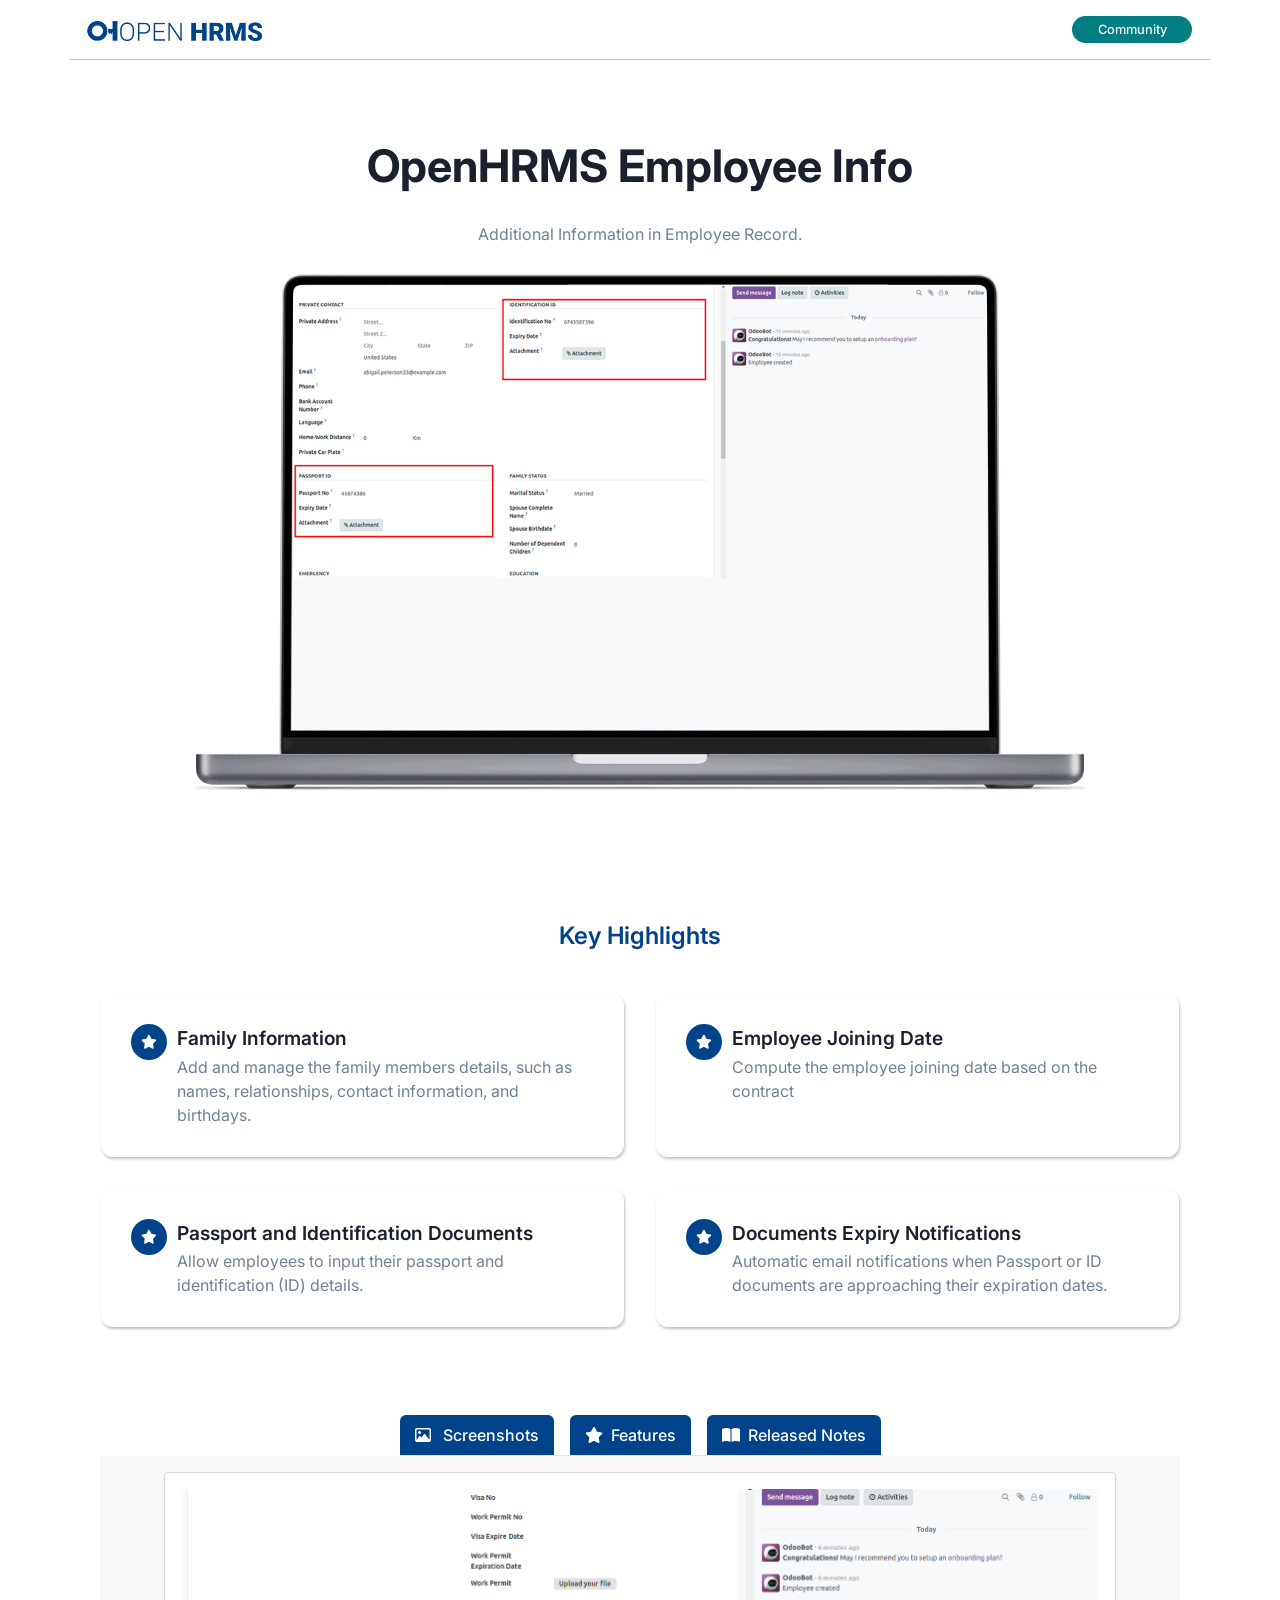
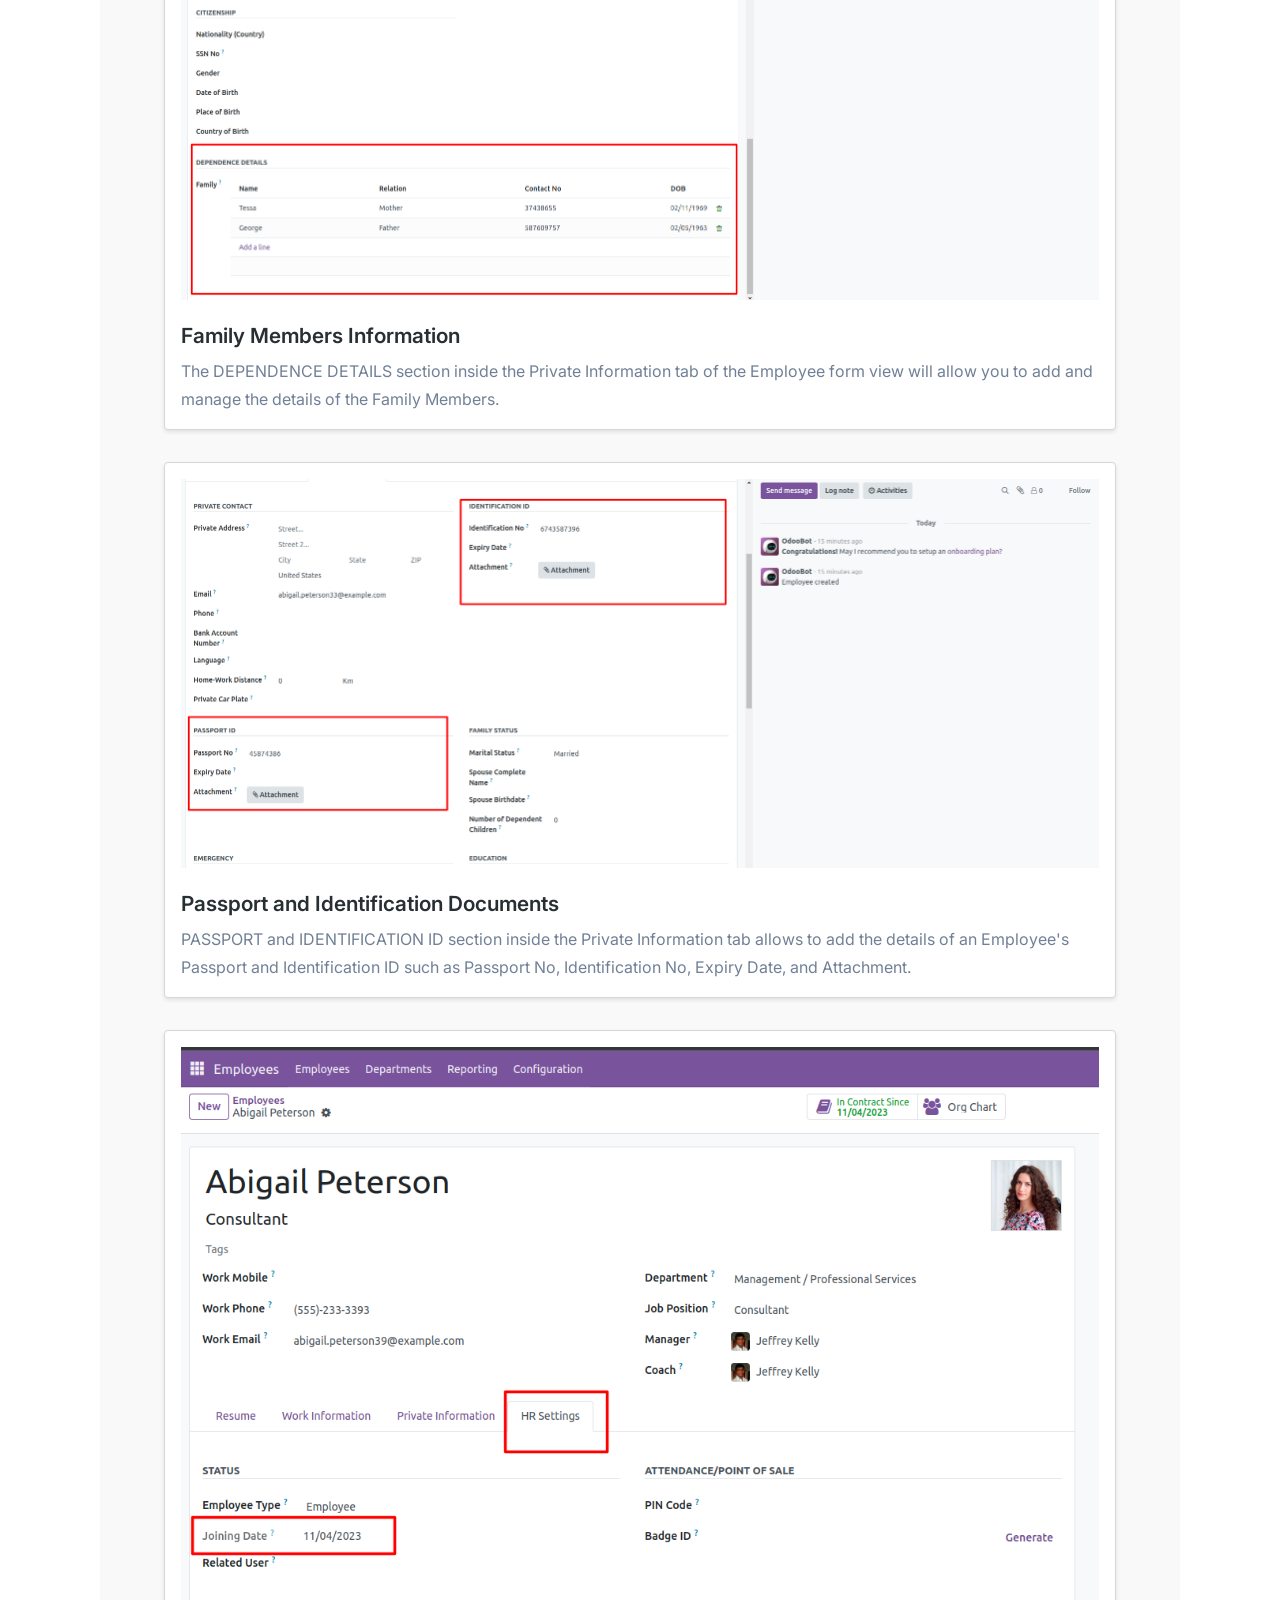
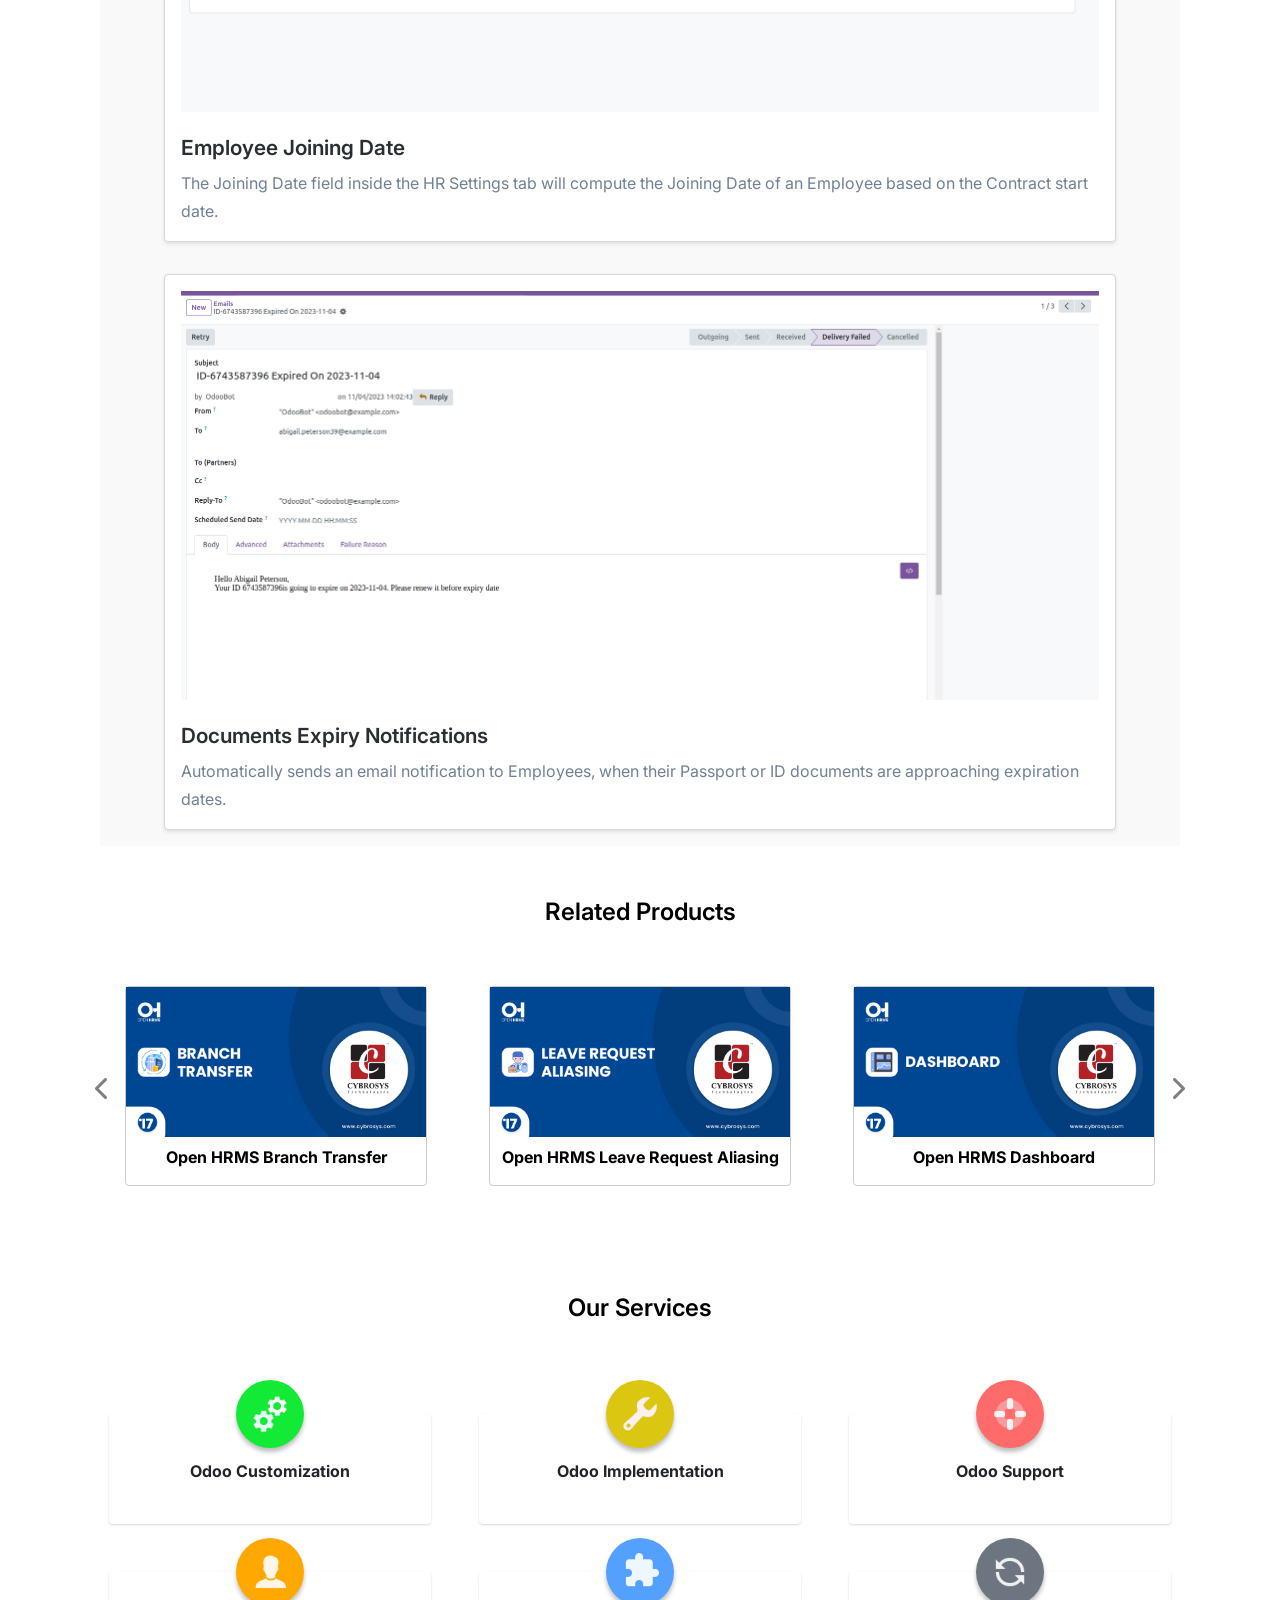
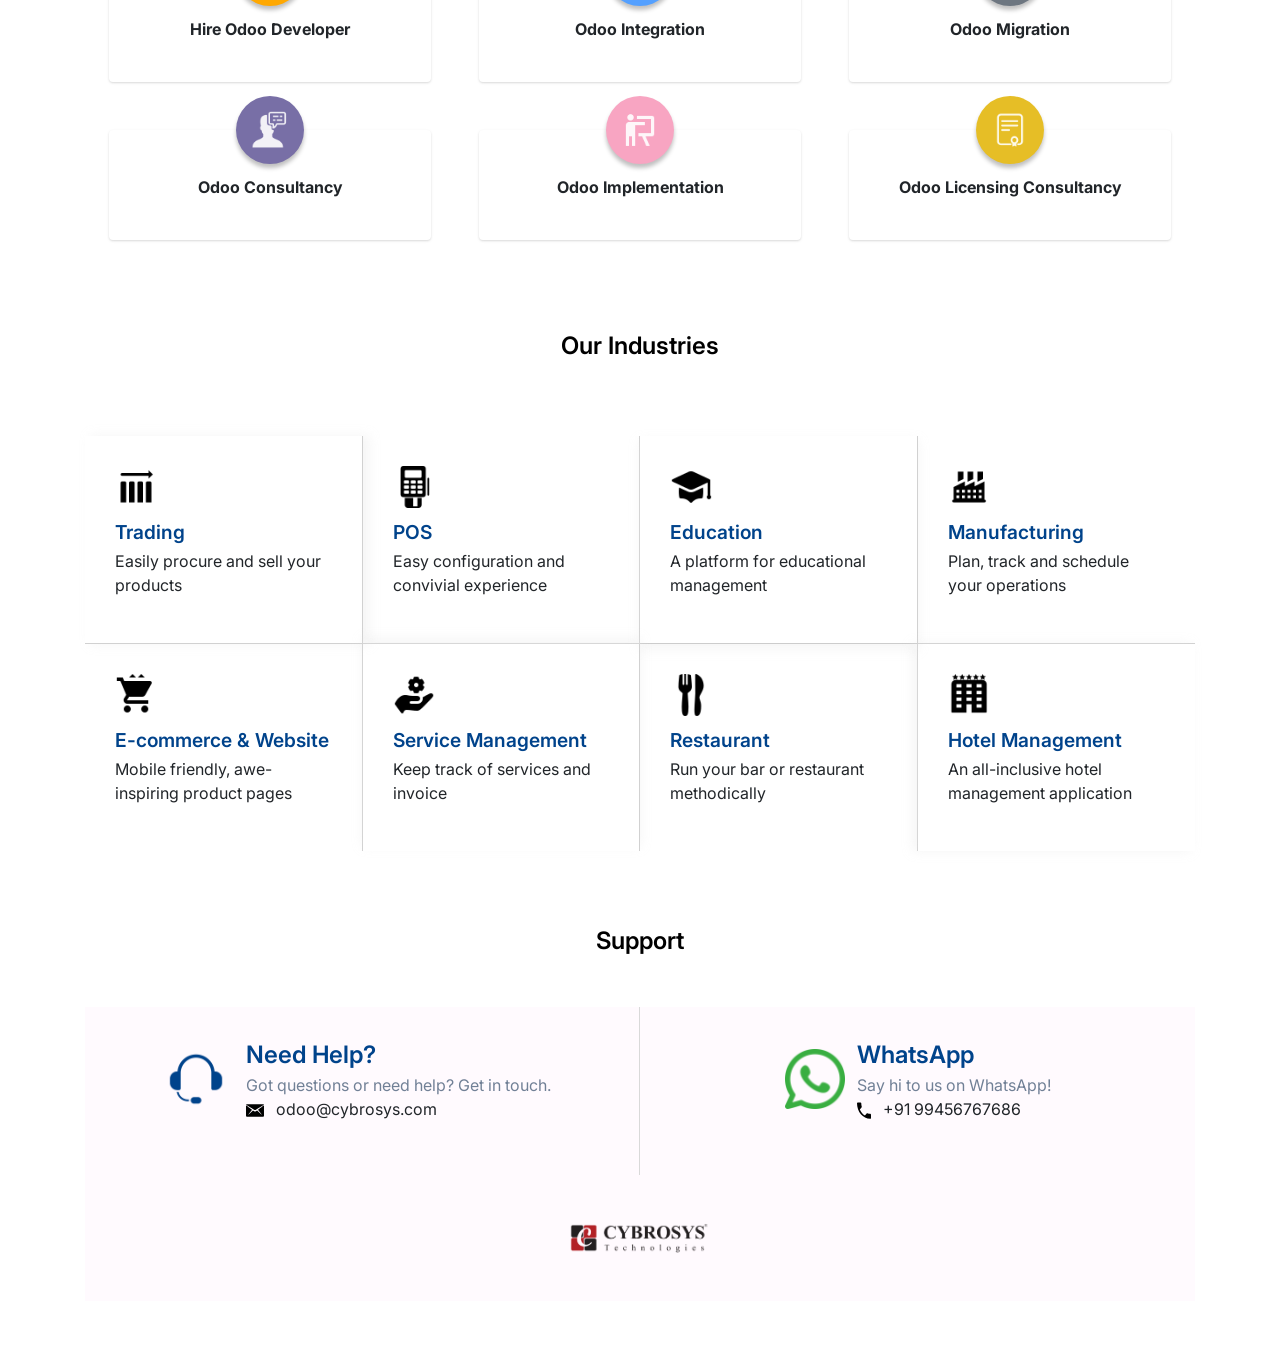
<file: hr_employee_updation/static/description/index.html>
<!DOCTYPE html>
<html lang="en">
<head>
    <meta charset="UTF-8">
    <meta name="viewport" content="width=device-width, initial-scale=1.0">
    <title>Odoo App 3 Index</title>

    <!-- Bootstrap CSS -->
    <link rel="stylesheet"
          href="https://cdn.jsdelivr.net/npm/bootstrap@4.0.0/dist/css/bootstrap.min.css"
          integrity="sha384-Gn5384xqQ1aoWXA+058RXPxPg6fy4IWvTNh0E263XmFcJlSAwiGgFAW/dAiS6JXm"
          crossorigin="anonymous">
    <link rel="stylesheet"
          href="https://cdnjs.cloudflare.com/ajax/libs/font-awesome/6.2.1/css/all.min.css">
    <link rel="preconnect" href="https://fonts.googleapis.com">
    <link rel="preconnect" href="https://fonts.gstatic.com" crossorigin>
    <link href="https://fonts.googleapis.com/css2?family=Inter:wght@400;500;600;700;800&display=swap"
          rel="stylesheet">
</head>
<body>
<section>
    <div class="container"
         style="font-family: 'Inter', sans-serif !important;background-color: #fff !important;">
        <div class="row">
            <div class="col-sm-12 col-md-12 col-lg-12 d-flex justify-content-between flex-wrap align-items-sm-center"
                 style="border-bottom:1px solid rgba(0, 0, 0, 0.22)">
                <div class="my-3">
                    <img src="images/logo-horizontal (1).png"
                         style="width:auto !important; height:20px !important">
                </div>
                <div class="my-3 d-flex align-items-center">
                    <div class="text-center"
                         style="background-color:#017E84 !important;font-size: 0.8rem !important; color:#fff !important; font-weight:500 !important; padding:4px !important; margin:0 3px !important; border-radius:50px !important; min-width: 120px !important;">
                        Community
                    </div>
                </div>
            </div>
        </div>
        <div class="row">
            <div class="col-sm-12 col-md-12 col-lg-12 text-center d-flex align-items-center flex-column"
                 style="margin: 80px 0px !important;">
                <h1 style="font-size: 2.8rem;font-weight: 700; color:
                    #1A202C;">
                    OpenHRMS Employee Info</h1>
                <p class="my-3 mb-4"
                   style="max-width: 80%; font-weight: 400 !important; line-height: 32px; color: #718096;">
                    Additional Information in Employee Record.
                </p>
                <div style="width: 80%;">
                    <img src="assets/screenshots/hero.gif"
                         class="img-responsive" width="100%" height="auto">
                </div>
            </div>
        </div>
        <div class="container mt-5 mb-5">
            <div class="col-lg-12 d-flex flex-column justify-content-center align-items-center mt-4">
                <p class="m-0"
                   style="font-weight: 600; font-size: 24px; color:#00438B !important">
                    Key Highlights
                </p>
            </div>
            <div class="row py-4">
                <div class="col-md-6 col-sm-12 p-3">
                    <div class="d-flex   h-100" style="padding: 30px;border-radius: 12px;
                                    background: #FFF;
                                    box-shadow: 1px 2px 3px 0px rgba(0, 0, 0, 0.25); ">
                        <div style="width: 36px; height: 36px; border-radius: 50%; background: #00438B;
                                    display: flex; justify-content: center; align-items: center;
                                    margin-right: 10px;flex-shrink: 0;">
                            <i class="fa-solid fa-star  "
                               style="color: #fff;font-size:14px;"></i>
                        </div>
                        <div>
                            <p style="color: #1A202C;font-weight: 600;
                                      font-size: 1.2rem; margin-bottom: 2px;">
                                Family Information</p>
                            <p class="m-0" style="color:#718096">Add and manage
                                the family members details, such as
                                names, relationships, contact information, and
                                birthdays.
                            </p>
                        </div>
                    </div>
                </div>
                <div class="col-md-6 col-sm-12 p-3">
                    <div class="d-flex   h-100" style="padding: 30px;border-radius: 12px;
                                    background: #FFF;
                                    box-shadow: 1px 2px 3px 0px rgba(0, 0, 0, 0.25); ">
                        <div style="width: 36px; height: 36px; border-radius: 50%; background:#00438B;
                                    display: flex; justify-content: center; align-items: center;
                                    margin-right: 10px;flex-shrink: 0;">
                            <i class="fa-solid fa-star  "
                               style="color: #fff;font-size:14px;"></i>
                        </div>
                        <div>
                            <p style="color: #1A202C;font-weight: 600;
                                      font-size: 1.2rem; margin-bottom: 2px;">
                                Employee Joining Date</p>
                            <p class="m-0" style="color:#718096">Compute the
                                employee joining date based on the contract
                            </p>
                        </div>
                    </div>
                </div>
                <div class="col-md-6 col-sm-12 p-3">
                    <div class="d-flex   h-100" style="padding: 30px;border-radius: 12px;
                                    background: #FFF;
                                    box-shadow: 1px 2px 3px 0px rgba(0, 0, 0, 0.25); ">
                        <div style="width: 36px; height: 36px; border-radius: 50%; background:#00438B;
                                    display: flex; justify-content: center; align-items: center;
                                    margin-right: 10px;flex-shrink: 0;">
                            <i class="fa-solid fa-star  "
                               style="color: #fff;font-size:14px;"></i>
                        </div>
                        <div>
                            <p style="color: #1A202C;font-weight: 600;
                                      font-size: 1.2rem; margin-bottom: 2px;">
                                Passport and Identification Documents</p>
                            <p class="m-0" style="color:#718096">Allow employees
                                to input their passport and
                                identification (ID) details.
                            </p>
                        </div>
                    </div>
                </div>
                <div class="col-md-6 col-sm-12 p-3">
                    <div class="d-flex   h-100" style="padding: 30px;border-radius: 12px;
                                    background: #FFF;
                                    box-shadow: 1px 2px 3px 0px rgba(0, 0, 0, 0.25); ">
                        <div style="width: 36px; height: 36px; border-radius: 50%; background:#00438B;
                                    display: flex; justify-content: center; align-items: center;
                                    margin-right: 10px;flex-shrink: 0;">
                            <i class="fa-solid fa-star  "
                               style="color: #fff;font-size:14px;"></i>
                        </div>
                        <div>
                            <p style="color: #1A202C;font-weight: 600;
                                      font-size: 1.2rem; margin-bottom: 2px;">
                                Documents Expiry Notifications</p>
                            <p class="m-0" style="color:#718096">Automatic email
                                notifications when Passport or ID
                                documents
                                are approaching their expiration dates.
                            </p>
                        </div>
                    </div>
                </div>
            </div>
        </div>
        <div class="container rounded">
            <ul class="nav nav-tabs d-flex"
                style="width: fit-content;margin: 0 auto;gap: 1rem;">
                <li class="col text-center py-2 text-nowrap "
                    style="color: #fff; background-color: #00438B;border-radius: 6px 6px 0px 0px;">
                    <a
                            class="active show" data-toggle="tab" href="#tab1"
                            style="color: #fff;font-weight: 500; background-color: #00438B; text-decoration: none;">
                        <i class="fa-regular fa-image  pr-2"
                           style="color: #fff;"></i>
                        Screenshots</a></li>
                <li class="col text-center py-2 text-nowrap "
                    style="color: #fff; background-color: #00438B;border-radius: 6px 6px 0px 0px;">
                    <a
                            data-toggle="tab" href="#tab2"
                            style="color: #fff;font-weight: 500;  text-decoration: none;"><i
                            class="fa-solid fa-star  pr-2"
                            style="color: #fff;"></i>Features</a></li>
                <li class="col text-center py-2 text-nowrap "
                    style="color: #fff; background-color: #00438B;border-radius: 6px 6px 0px 0px;">
                    <a
                            data-toggle="tab" href="#tab3"
                            style="color: #fff;font-weight: 500; text-decoration: none; background-color:#00438B;"><i
                            class="fa-solid fa-book-open  pr-2"
                            style="color: #fff;"></i>Released Notes</a></li>
            </ul>
            <div class="tab-content"
                 style="background-color: rgba(121, 113, 119, 0.04);">
                <div id="tab1" class="tab-pane fade in active show">
                    <div class="col-lg-12 py-2"
                         style="padding: 1rem 4rem !important;">
                        <div
                                style="border: 1px solid #d8d6d6; border-radius: 4px; background: #fff; box-shadow: 0 2px 4px rgba(0, 0, 0, 0.1);">
                            <div class="row justify-content-center p-3 w-100 m-0">

                                <img src="assets/screenshots/screenshot_1.png"
                                     class="img-responsive" width="100%"
                                     height="auto">
                            </div>
                            <div class="px-3">
                                <h4 class="mt-2"
                                    style=" font-weight:600 !important; color:#282F33 !important; font-size:1.3rem !important">
                                    Family Members Information</h4>
                                <p style=" color:#718096!important; font-size:1rem !important;line-height: 28px;">
                                    The DEPENDENCE DETAILS section inside the
                                    Private Information tab of the Employee
                                    form view will allow you to add and manage
                                    the details of the Family Members.</p>
                            </div>
                        </div>
                    </div>
                    <div class="col-lg-12 py-2"
                         style="padding: 1rem 4rem !important;">
                        <div
                                style="border: 1px solid #d8d6d6; border-radius: 4px;  background: #fff; box-shadow: 0 2px 4px rgba(0, 0, 0, 0.1);">
                            <div class="row justify-content-center p-3 w-100 m-0">

                                <img src="assets/screenshots/screenshot_2.png"
                                     class="img-responsive" width="100%"
                                     height="auto">
                            </div>
                            <div class="px-3">
                                <h4 class="mt-2"
                                    style=" font-weight:600 !important; color:#282F33 !important; font-size:1.3rem !important">
                                    Passport and Identification Documents</h4>
                                <p style=" color:#718096!important; font-size:1rem !important;line-height: 28px;">
                                    PASSPORT and IDENTIFICATION ID section
                                    inside the Private Information tab allows
                                    to add the details of an Employee's Passport
                                    and Identification ID such as Passport
                                    No, Identification No, Expiry Date, and
                                    Attachment.</p>
                            </div>
                        </div>
                    </div>
                    <div class="col-lg-12 py-2"
                         style="padding: 1rem 4rem !important;">
                        <div
                                style="border: 1px solid #d8d6d6; border-radius: 4px;  background: #fff; box-shadow: 0 2px 4px rgba(0, 0, 0, 0.1);">
                            <div class="row justify-content-center p-3 w-100 m-0">

                                <img src="assets/screenshots/screenshot_3.png"
                                     class="img-responsive" width="100%"
                                     height="auto">
                            </div>
                            <div class="px-3">
                                <h4 class="mt-2"
                                    style=" font-weight:600 !important; color:#282F33 !important; font-size:1.3rem !important">
                                    Employee Joining Date</h4>
                                <p style=" color:#718096!important; font-size:1rem !important;line-height: 28px;">
                                    The Joining Date field inside the HR
                                    Settings tab will compute the Joining Date
                                    of
                                    an Employee based on the Contract start
                                    date.</p>
                            </div>
                        </div>
                    </div>
                    <div class="col-lg-12 py-2"
                         style="padding: 1rem 4rem !important;">
                        <div
                                style="border: 1px solid #d8d6d6; border-radius: 4px;  background: #fff; box-shadow: 0 2px 4px rgba(0, 0, 0, 0.1);">
                            <div class="row justify-content-center p-3 w-100 m-0">

                                <img src="assets/screenshots/screenshot_4.png"
                                     class="img-responsive" width="100%"
                                     height="auto">
                            </div>
                            <div class="px-3">
                                <h4 class="mt-2"
                                    style=" font-weight:600 !important; color:#282F33 !important; font-size:1.3rem !important">
                                    Documents Expiry Notifications</h4>
                                <p style=" color:#718096!important; font-size:1rem !important;line-height: 28px;">
                                    Automatically sends an email notification to
                                    Employees, when their Passport or ID
                                    documents are approaching expiration
                                    dates.</p>
                            </div>
                        </div>
                    </div>
                </div>
                <div id="tab2" class="tab-pane fade">
                    <div class="col-mg-12" style="padding: 1rem 4rem;">
                        <ul style="list-style: none; padding: 1rem 0;font-weight: 500;">
                            <li class="py-3"
                                style="font-weight: 500;background-color: #fff; border-radius: 4px; padding: 1rem; margin-bottom: 1rem; box-shadow: 0 2px 4px rgba(0, 0, 0, 0.1);">
                                    <span style="margin-right: 12px;"><img
                                            src="images/star (1) 2.svg" alt=""
                                            width="16px"></span>Add and Manage
                                Family
                                Members Information
                            </li>
                            <li class="py-3"
                                style="font-weight: 500;background-color: #fff; border-radius: 4px; padding: 1rem; margin-bottom: 1rem; box-shadow: 0 2px 4px rgba(0, 0, 0, 0.1);">
                                    <span style="margin-right: 12px;"><img
                                            src="images/star (1) 2.svg" alt=""
                                            width="16px"></span>Compute Employee
                                Joining
                                Date
                            </li>
                            <li class="py-3"
                                style="font-weight: 500;background-color: #fff; border-radius: 4px; padding: 1rem; margin-bottom: 1rem; box-shadow: 0 2px 4px rgba(0, 0, 0, 0.1);">
                                    <span style="margin-right: 12px;"><img
                                            src="images/star (1) 2.svg" alt=""
                                            width="16px"></span>Passport and
                                Identification Documents Details
                            </li>
                            <li class="py-3"
                                style="font-weight: 500;background-color: #fff; border-radius: 4px; padding: 1rem; margin-bottom: 1rem; box-shadow: 0 2px 4px rgba(0, 0, 0, 0.1);">
                                    <span style="margin-right: 12px;"><img
                                            src="images/star (1) 2.svg" alt=""
                                            width="16px"></span>Automatic
                                Document Expiry
                                Email Notifications
                            </li>
                        </ul>
                    </div>
                </div>
                <div id="tab3" class="tab-pane fade">
                    <div class="col-mg-12 active" style="padding: 1rem 4rem;">
                        <div class="py-3"
                             style="font-weight: 500;background-color: #fff; border-radius: 4px; padding: 1rem; box-shadow: 0 2px 4px rgba(0, 0, 0, 0.1);">
                            <div class="d-flex mb-3"
                                 style="font-size: 0.8rem; font-weight: 500;"><span>Version
                                        17.0.1.0.0</span><span
                                    class="px-2">|</span><span
                                    style="color: #00438B;font-weight: 600;">Released on:06th Jan 2024</span>
                            </div>
                            <p class="m-0"
                               style=" color:#718096!important; font-size:1rem !important;line-height: 28px;">

                                Initial Commit for Open HRMS Employee Info</p>
                        </div>
                    </div>
                </div>
            </div>
        </div>
        <div class="container mt-5">
            <div class="col-lg-12 d-flex flex-column justify-content-center align-items-center mt-5">
                <p class="m-0"
                   style="font-weight: 600; font-size: 24px; color:#000 !important">
                    Related Products</p>
            </div>
        </div>
        <div id="myCarousel" class="carousel slide py-3" data-ride="carousel">

            <div class="carousel-inner">
                <div class="carousel-item active">
                    <div class="row p-4">
                        <div class="col">

                            <div class="p-3">
                                <a href="https://apps.odoo.com/apps/modules/17.0/hr_employee_transfer/"
                                   style="color: #000; text-decoration: none;">
                                    <div style="border:1px solid #CBCBCB !important;border-radius: 4px;">
                                        <div style="width: 300px; ">
                                            <img src="assets/modules/banner_1.jpg"
                                                 alt="" width="100%"
                                                 height="auto">
                                        </div>
                                        <p class="text-center pt-2 text-black font-weight-bold">
                                            Open HRMS Branch
                                            Transfer</p>
                                    </div>
                                </a>
                            </div>

                        </div>

                        <div class="col">

                            <div class="p-3">
                                <a href="https://apps.odoo.com/apps/modules/17.0/hr_leave_request_aliasing/"
                                   style="color: #000; text-decoration: none;">
                                    <div style="border:1px solid #CBCBCB !important;border-radius: 4px;">
                                        <div style="width: 300px; ">
                                            <img src="assets/modules/banner_2.jpg"
                                                 alt="" width="100%"
                                                 height="auto">

                                        </div>
                                        <p class="text-center pt-2 text-black font-weight-bold">
                                            Open HRMS Leave Request Aliasing</p>
                                    </div>
                                </a>
                            </div>
                        </div>
                        <div class="col">

                            <div class="p-3">
                                <a href="https://apps.odoo.com/apps/modules/17.0/hrms_dashboard/"
                                   style="color: #000; text-decoration: none;">
                                    <div style="border:1px solid #CBCBCB !important;border-radius: 4px;">
                                        <div style="width: 300px; ">
                                            <img src="assets/modules/banner_3.jpg"
                                                 alt="" width="100%"
                                                 height="auto">

                                        </div>
                                        <p class="text-center pt-2 text-black font-weight-bold">
                                            Open HRMS Dashboard</p>
                                    </div>
                                </a>

                            </div>

                        </div>
                    </div>
                </div>
                <div class="carousel-item">
                    <div class="row p-4">
                        <div class="col">

                            <div class="p-3">
                                <a href="https://apps.odoo.com/apps/modules/17.0/hr_multi_company/"
                                   style="color: #000; text-decoration: none;">
                                    <div style="border:1px solid #CBCBCB !important;border-radius: 4px;">
                                        <div style="width: 300px; ">
                                            <img src="assets/modules/banner_4.jpg"
                                                 alt="" width="100%"
                                                 height="auto">
                                        </div>
                                        <p class="text-center pt-2 text-black font-weight-bold">
                                            Open HRMS
                                            Multi-Company</p>
                                    </div>
                                </a>
                            </div>
                        </div>
                        <div class="col">

                            <div class="p-3">
                                <a href="https://apps.odoo.com/apps/modules/17.0/hr_reminder/"
                                   style="color: #000; text-decoration: none;">
                                    <div style="border:1px solid #CBCBCB !important;border-radius: 4px;">
                                        <div style="width: 300px;">
                                            <img src="assets/modules/banner_5.jpg"
                                                 alt="" width="100%"
                                                 height="auto">

                                        </div>
                                        <p class="text-center pt-2 text-black font-weight-bold">
                                            Open HRMS Reminders Todo</p>
                                    </div>
                                </a>
                            </div>
                        </div>
                        <div class="col">

                            <div class="p-3">
                                <a href="https://apps.odoo.com/apps/modules/17.0/hr_resignation/"
                                   style="color: #000; text-decoration: none;">
                                    <div style="border:1px solid #CBCBCB !important;border-radius: 4px;">
                                        <div style="width: 300px;">
                                            <img src="assets/modules/banner_6.jpg"
                                                 alt="" width="100%"
                                                 height="auto">

                                        </div>
                                        <p class="text-center pt-2 text-black font-weight-bold">
                                            Open HRMS Resignation</p>
                                    </div>
                                </a>
                            </div>
                        </div>
                    </div>
                </div>
            </div>
            <a class="carousel-control-prev" href="#myCarousel"
               data-slide="prev" style="width: 35px; color: #000;">
                    <span class="carousel-control-prev-icon">
                        <i class="fa fa-chevron-left"
                           style="font-size: 24px;"></i>
                    </span>
            </a>
            <a class="carousel-control-next" href="#myCarousel"
               data-slide="next" style="width: 35px; color: #000;">
                    <span class="carousel-control-next-icon">
                        <i class="fa fa-chevron-right"
                           style="font-size: 24px;"></i>
                    </span>
            </a>
        </div>

        <div class="container mt-5">
            <div class="col-lg-12 d-flex flex-column justify-content-center align-items-center mt-4">
                <p class="m-0"
                   style="font-weight: 600; font-size: 24px; color:#000 !important">
                    Our Services</p>

            </div>

        </div>
        <div class="container my-5">

            <div class="row py-3">
                <div class="col-md-4 col-sm-6 px-4 py-4">
                    <div
                            style="background-color: #fff; padding: 25px; text-align: center;  box-shadow: rgba(0, 0, 0, 0.1) 0px 1px 3px 0px, rgba(0, 0, 0, 0.06) 0px 1px 2px 0px; position: relative;border-radius: 4px;">

                        <div style="position: absolute; top: 0%; left: 50%; transform: translate(-50%, -50%);">
                            <div style="background-color:#13EA36 ; border-radius: 50%; padding: 15px;    width: 68px;
                                    height: 68px; display: inline-block; box-shadow:0px 4px 4px rgba(0, 0, 0, 0.25);">
                                <img src="images/cogs.png" alt="service-icon"
                                     width="38px" height="auto">
                            </div>
                        </div>
                        <p style="margin-top: 20px; font-weight: bold;">Odoo
                            Customization</p>

                    </div>
                </div>
                <div class="col-md-4 col-sm-6 px-4 py-4">
                    <div
                            style="background-color: #fff; padding: 25px; text-align: center; box-shadow: rgba(0, 0, 0, 0.1) 0px 1px 3px 0px, rgba(0, 0, 0, 0.06) 0px 1px 2px 0px; position: relative;border-radius: 4px;">

                        <div style="position: absolute; top: 0%; left: 50%; transform: translate(-50%, -50%);">
                            <div style="background-color:#DBC711; border-radius: 50%; padding: 15px;    width: 68px;
                                    height: 68px; display: inline-block; box-shadow:0px 4px 4px rgba(0, 0, 0, 0.25);">
                                <img src="images/wrench.png" alt="service-icon"
                                     width="38px" height="auto">
                            </div>
                        </div>
                        <p style="margin-top: 20px; font-weight: bold;">Odoo
                            Implementation</p>

                    </div>
                </div>
                <div class="col-md-4 col-sm-6 px-4 py-4">
                    <div
                            style="background-color: #fff; padding: 25px; text-align: center;  box-shadow: rgba(0, 0, 0, 0.1) 0px 1px 3px 0px, rgba(0, 0, 0, 0.06) 0px 1px 2px 0px; position: relative; border-radius: 4px;">

                        <div style="position: absolute; top: 0%; left: 50%; transform: translate(-50%, -50%);">
                            <div style="background-color:#FF6B6B ; border-radius: 50%; padding: 15px;    width: 68px;
                                    height: 68px; display: inline-block; box-shadow:0px 4px 4px rgba(0, 0, 0, 0.25);">
                                <img src="images/lifebuoy.png"
                                     alt="service-icon" width="38px"
                                     height="auto">
                            </div>
                        </div>
                        <p style="margin-top: 20px; font-weight: bold;">Odoo
                            Support</p>

                    </div>
                </div>
                <div class="col-md-4 col-sm-6 px-4 py-4">
                    <div
                            style="background-color: #fff; padding: 25px; text-align: center; box-shadow: rgba(0, 0, 0, 0.1) 0px 1px 3px 0px, rgba(0, 0, 0, 0.06) 0px 1px 2px 0px; position: relative; border-radius: 4px;">

                        <div style="position: absolute; top: 0%; left: 50%; transform: translate(-50%, -50%);">
                            <div style="background-color:#FFA801 ; border-radius: 50%; padding: 15px;    width: 68px;
                                    height: 68px; display: inline-block; box-shadow:0px 4px 4px rgba(0, 0, 0, 0.25);">
                                <img src="images/user.png" alt="service-icon"
                                     width="38px" height="auto">
                            </div>
                        </div>
                        <p style="margin-top: 20px; font-weight: bold;">Hire
                            Odoo Developer</p>

                    </div>
                </div>
                <div class="col-md-4 col-sm-6 px-4 py-4">
                    <div
                            style="background-color: #fff; padding: 25px; text-align: center;  box-shadow: rgba(0, 0, 0, 0.1) 0px 1px 3px 0px, rgba(0, 0, 0, 0.06) 0px 1px 2px 0px; position: relative; border-radius: 4px;">

                        <div style="position: absolute; top: 0%; left: 50%; transform: translate(-50%, -50%);">
                            <div style="background-color:#54A0FF; border-radius: 50%; padding: 15px;    width: 68px;
                                    height: 68px; display: inline-block; box-shadow:0px 4px 4px rgba(0, 0, 0, 0.25);">
                                <img src="images/puzzle.png" alt="service-icon"
                                     width="38px" height="auto">
                            </div>
                        </div>
                        <p style="margin-top: 20px; font-weight: bold;">Odoo
                            Integration</p>

                    </div>
                </div>
                <div class="col-md-4 col-sm-6 px-4 py-4">
                    <div
                            style="background-color: #fff; padding: 25px; text-align: center;  box-shadow: rgba(0, 0, 0, 0.1) 0px 1px 3px 0px, rgba(0, 0, 0, 0.06) 0px 1px 2px 0px; position: relative;border-radius: 4px;">

                        <div style="position: absolute; top: 0%; left: 50%; transform: translate(-50%, -50%);">
                            <div style="background-color:#6D7680 ; border-radius: 50%; padding: 15px;    width: 68px;
                                    height: 68px; display: inline-block; box-shadow:0px 4px 4px rgba(0, 0, 0, 0.25);">
                                <img src="images/update.png" alt="service-icon"
                                     width="38px" height="auto">
                            </div>
                        </div>
                        <p style="margin-top: 20px; font-weight: bold;">Odoo
                            Migration</p>

                    </div>
                </div>
                <div class="col-md-4 col-sm-6 px-4 py-4">
                    <div
                            style="background-color: #fff; padding: 25px; text-align: center;  box-shadow: rgba(0, 0, 0, 0.1) 0px 1px 3px 0px, rgba(0, 0, 0, 0.06) 0px 1px 2px 0px; position: relative;border-radius: 4px;">

                        <div style="position: absolute; top: 0%; left: 50%; transform: translate(-50%, -50%);">
                            <div style="background-color:#786FA6 ; border-radius: 50%; padding: 15px;    width: 68px;
                                    height: 68px; display: inline-block; box-shadow:0px 4px 4px rgba(0, 0, 0, 0.25);">
                                <img src="images/consultation.png"
                                     alt="service-icon" width="38px"
                                     height="auto">
                            </div>
                        </div>
                        <p style="margin-top: 20px; font-weight: bold;">Odoo
                            Consultancy</p>

                    </div>
                </div>
                <div class="col-md-4 col-sm-6 px-4 py-4">
                    <div
                            style="background-color: #fff; padding: 25px; text-align: center; box-shadow: rgba(0, 0, 0, 0.1) 0px 1px 3px 0px, rgba(0, 0, 0, 0.06) 0px 1px 2px 0px;position: relative;border-radius: 4px;">

                        <div style="position: absolute; top: 0%; left: 50%; transform: translate(-50%, -50%);">
                            <div style="background-color:#F8A5C2 ; border-radius: 50%; padding: 15px;    width: 68px;
                                    height: 68px; display: inline-block; box-shadow:0px 4px 4px rgba(0, 0, 0, 0.25);">
                                <img src="images/training.png"
                                     alt="service-icon" width="38px"
                                     height="auto">
                            </div>
                        </div>
                        <p style="margin-top: 20px; font-weight: bold;">Odoo
                            Implementation</p>

                    </div>
                </div>
                <div class="col-md-4 col-sm-6 px-4 py-4">
                    <div
                            style="background-color: #fff; padding: 25px; text-align: center;  box-shadow: rgba(0, 0, 0, 0.1) 0px 1px 3px 0px, rgba(0, 0, 0, 0.06) 0px 1px 2px 0px; position: relative;border-radius: 4px;">

                        <div style="position: absolute; top: 0%; left: 50%; transform: translate(-50%, -50%);">
                            <div style="background-color:#E6BE26; border-radius: 50%; padding: 15px;    width: 68px;
                                    height: 68px; display: inline-block; box-shadow:0px 4px 4px rgba(0, 0, 0, 0.25);">
                                <img src="images/license.png" alt="service-icon"
                                     width="38px" height="auto">
                            </div>
                        </div>
                        <p style="margin-top: 20px; font-weight: bold;">Odoo
                            Licensing Consultancy</p>

                    </div>
                </div>
            </div>
        </div>


        <div class="container mt-5">
            <div class="col-lg-12 d-flex flex-column justify-content-center align-items-center mt-4">
                <p class="m-0"
                   style="font-weight: 600; font-size: 24px; color:#000 !important">
                    Our Industries</p>

            </div>

        </div>
        <div class="container">
            <div class="row my-5 py-4">
                <div class="col-md-3 col-sm-6 p-0">
                    <div class="d-flex flex-column h-100 "
                         style="border-right: 1px solid rgb(209, 209, 209); border-bottom: 1px solid  rgb(209, 209, 209); padding: 30px; box-shadow: 6px 0 10px rgba(228, 227, 227, 0.373);">
                        <img src="images/trading-black.png" width="42px"
                             height="auto" alt="">
                        <p style="color:#00438B;font-weight: 600; margin-top: 10px;
                           font-size: 1.2rem; margin-bottom: 2px;">Trading</p>
                        <p>Easily procure and sell your products</p>
                    </div>
                </div>
                <div class="col-md-3 col-sm-6  p-0">
                    <div class="d-flex flex-column h-100"
                         style="border-right: 1px solid rgb(209, 209, 209);border-bottom: 1px solid  rgb(209, 209, 209); padding: 30px;">
                        <img src="images/pos-black.png" width="42px"
                             height="auto" alt="">
                        <p style="color:#00438B;font-weight: 600; margin-top: 10px;
                            font-size: 1.2rem; margin-bottom: 2px;">POS</p>
                        <p>Easy configuration and convivial experience</p>
                    </div>
                </div>
                <div class="col-md-3 col-sm-6  p-0">
                    <div class="d-flex flex-column h-100"
                         style="border-right: 1px solid  rgb(209, 209, 209);border-bottom: 1px solid   rgba(0, 0, 0, 0.2); padding: 30px; box-shadow: 0 5px 10px  rgba(228, 227, 227, 0.373)">
                        <img src="images/education-black.png" width="42px"
                             height="auto" alt="">
                        <p style="color:#00438B;font-weight: 600; margin-top: 10px;
                            font-size: 1.2rem; margin-bottom: 2px;">
                            Education</p>
                        <p>A platform for educational management</p>
                    </div>
                </div>
                <div class="col-md-3 col-sm-6  p-0">
                    <div class="d-flex flex-column h-100"
                         style="border-bottom: 1px solid  rgb(209, 209, 209); padding: 30px; ">
                        <img src="images/manufacturing-black.png" width="42px"
                             height="auto" alt="">
                        <p style="color:#00438B;font-weight: 600; margin-top: 10px;
                            font-size: 1.2rem; margin-bottom: 2px;">
                            Manufacturing</p>
                        <p>Plan, track and schedule your operations</p>
                    </div>
                </div>
                <div class="col-md-3 col-sm-6 p-0">
                    <div class="d-flex flex-column h-100"
                         style="border-right: 1px solid  rgb(209, 209, 209); padding: 30px;">
                        <img src="images/ecom-black.png" width="42px"
                             height="auto" alt="">
                        <p style="color:#00438B;font-weight: 600; margin-top: 10px;
                            font-size: 1.2rem; margin-bottom: 2px;">E-commerce &
                            Website</p>
                        <p>Mobile friendly, awe-inspiring product pages</p>
                    </div>
                </div>
                <div class="col-md-3 col-sm-6   p-0">
                    <div class="d-flex flex-column h-100"
                         style="border-right: 1px solid  rgb(209, 209, 209); padding: 30px;box-shadow: 0 -5px 10px  rgba(228, 227, 227, 0.373);">
                        <img src="images/service-black.png" width="42px"
                             height="auto" alt="">
                        <p style="color:#00438B;font-weight: 600; margin-top: 10px;
                            font-size: 1.2rem; margin-bottom: 2px;">Service
                            Management</p>
                        <p>Keep track of services and invoice</p>
                    </div>
                </div>
                <div class="col-md-3 col-sm-6    p-0">
                    <div class="d-flex flex-column h-100"
                         style="border-right: 1px solid  rgb(209, 209, 209); padding: 30px; ">
                        <img src="images/restaurant-black.png" width="42px"
                             height="auto" alt="">
                        <p style="color: #00438B;font-weight: 600; margin-top: 10px;
                            font-size: 1.2rem; margin-bottom: 2px;">
                            Restaurant</p>
                        <p>Run your bar or restaurant methodically</p>
                    </div>
                </div>
                <div class="col-md-3 col-sm-6   p-0">
                    <div class="d-flex flex-column h-100"
                         style=" padding: 30px;box-shadow: -5px 0 10px  rgba(228, 227, 227, 0.373);">
                        <img src="images/hotel-black.png" width="42px"
                             height="auto" alt="">
                        <p style="color:#00438B;font-weight: 600; margin-top: 10px;
                            font-size: 1.2rem; margin-bottom: 2px;">Hotel
                            Management</p>
                        <p>An all-inclusive hotel management application</p>
                    </div>
                </div>
            </div>
        </div>


        <div class="container mt-5">
            <div class="col-lg-12 d-flex flex-column justify-content-center align-items-center mt-5">
                <p class="m-0"
                   style="font-weight: 600; font-size: 24px; color:#000 !important">
                    Support</p>

            </div>

        </div>

        <div class="container my-5">
            <div class="row" style="background-color: #FFFAFE;">
                <div class="col-md-6 pb-4  d-flex align-items-center justify-content-center"
                     style="border-right: 1px solid #D9D9D9;">
                    <div style="padding: 30px;">
                        <div class="d-flex align-items-center">
                            <img src="images/support (3).png" alt=""
                                 width="60px" style="margin-right: 12px;">
                            <div style="padding: 0px 8px;">
                                    <span
                                            style="color: #00438B;font-size: 24px;font-weight: 600;padding-bottom: 1rem;">Need
                                        Help?</span>
                                <p class="m-0" style="color:#718096;">Got
                                    questions or need help? Get in touch.</p>
                                <div style="font-weight: 400;"><span><img
                                        src="images/support-email.svg" alt=""
                                        width="18px"
                                        style="filter: invert(1);margin-right: 0.8rem;"></span>odoo@cybrosys.com
                                </div>
                            </div>
                        </div>

                    </div>

                </div>

                <div class="col-md-6 pb-4 d-flex align-items-center justify-content-center">
                    <div style="padding: 30px;">
                        <div class="d-flex align-items-center">
                            <img src="images/whatsapp 1.svg" alt="" width="60px"
                                 style="margin-right: 12px;">
                            <div>
                                <span style="color: #00438B;font-size: 24px;font-weight: 600;">WhatsApp</span>
                                <p class="m-0" style="color:#718096;">Say hi to
                                    us on WhatsApp!</p>
                                <div style="font-weight: 400; font-size: 16px;"><span><img
                                        src="images/phone.svg"
                                        alt="" width="14px"
                                        style="filter: invert(1); margin-right: 0.8rem;"></span>+91
                                    99456767686
                                </div>
                            </div>

                        </div>


                    </div>

                </div>
                <div class="col-12 d-flex ">
                    <div class="my-5 mx-auto">
                        <img src="images/Cybrosys R.png"
                             style="width:auto !important; height:30px !important">
                    </div>
                </div>
            </div>
        </div>
    </div>


</section>

<!-- Optional JavaScript -->
<!-- jQuery first, then Popper.js, then Bootstrap JS -->
<script src="https://ajax.googleapis.com/ajax/libs/jquery/3.5.1/jquery.min.js"></script>
<script src="https://maxcdn.bootstrapcdn.com/bootstrap/4.5.2/js/bootstrap.min.js"></script>

</body>

</html>
</file>
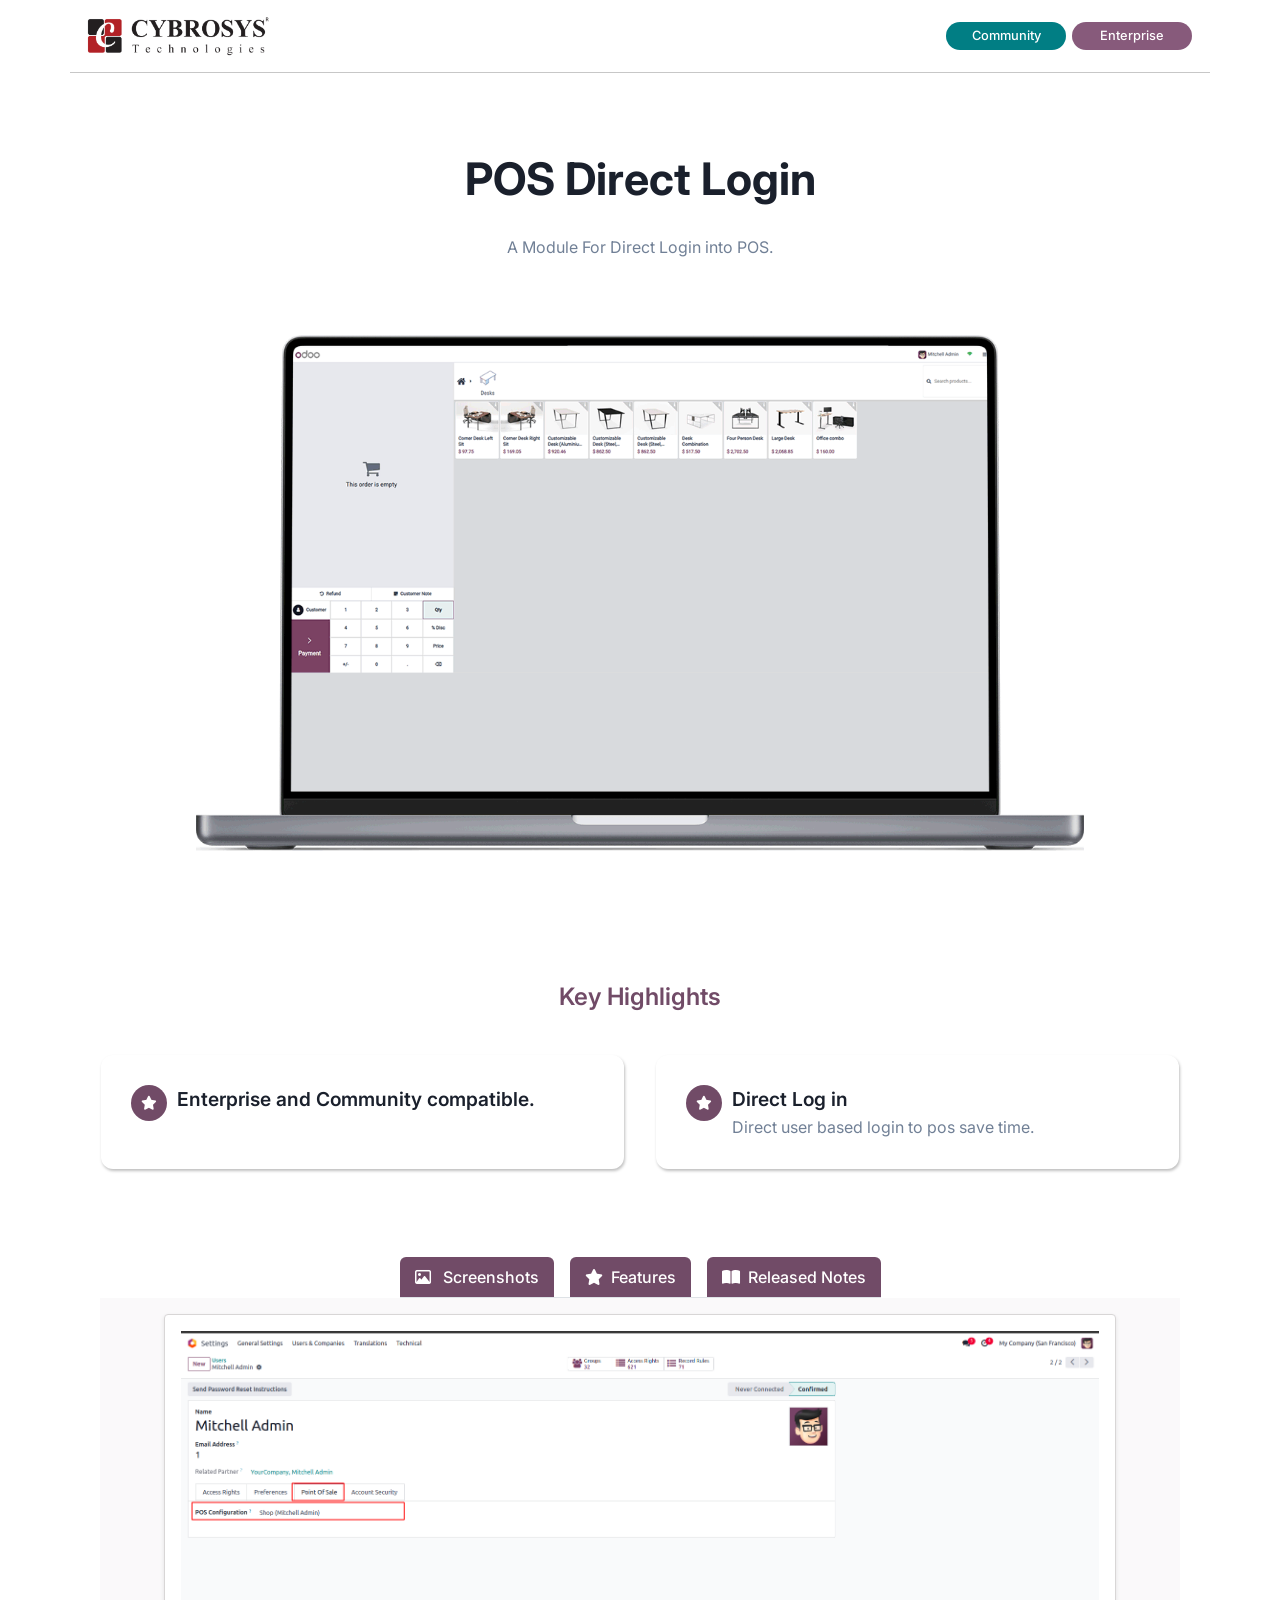
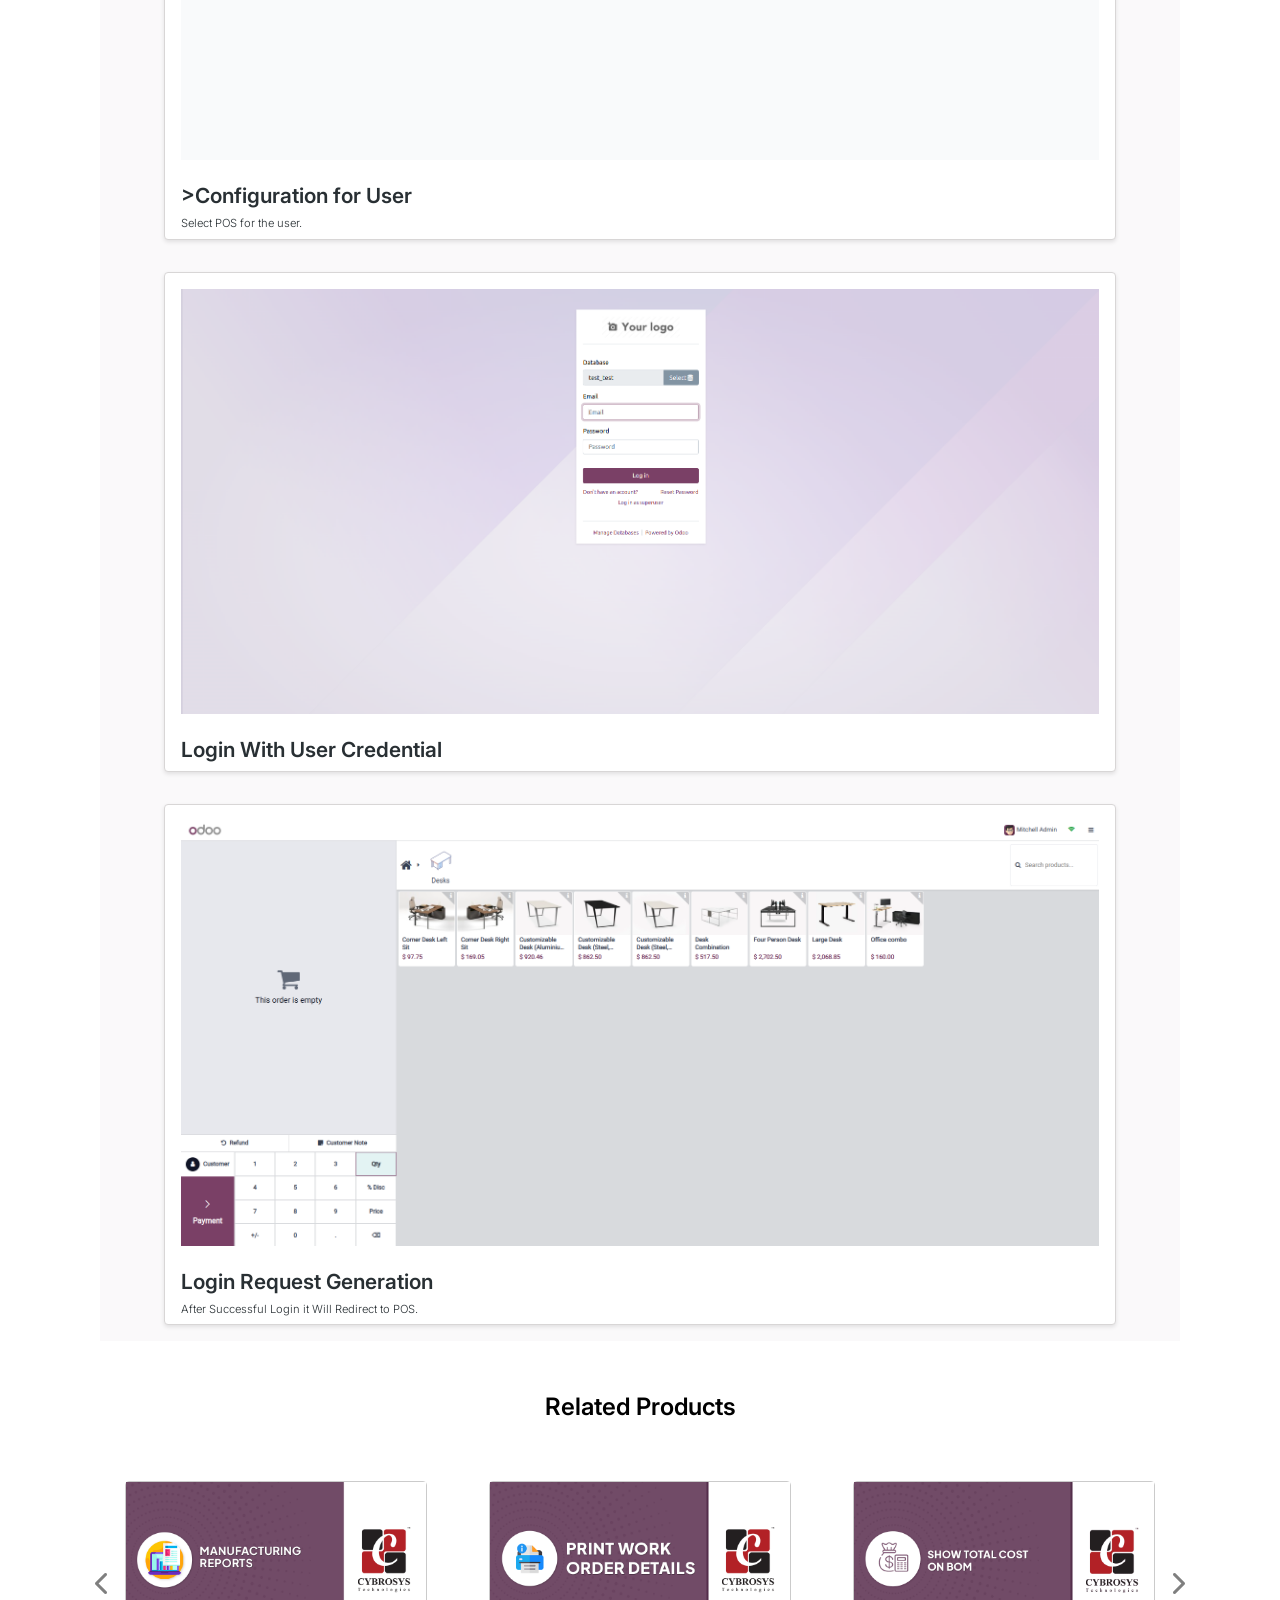
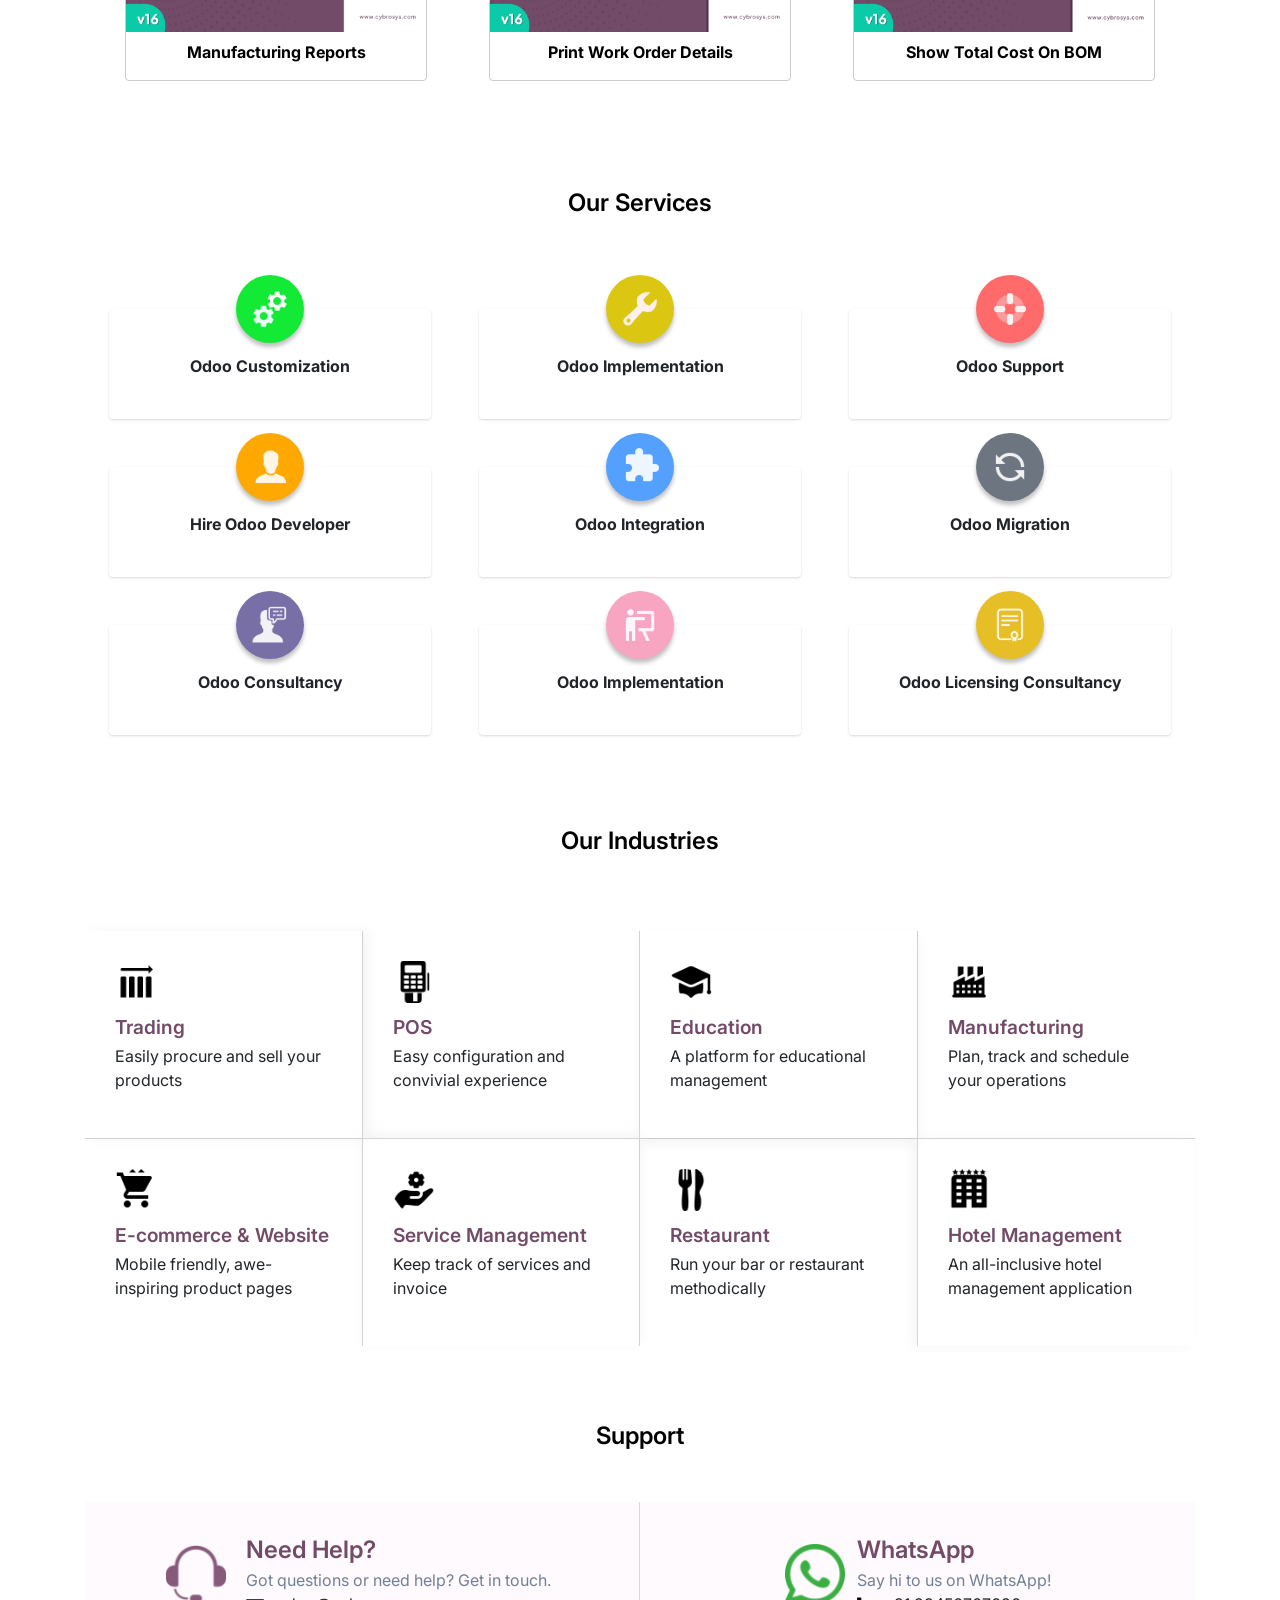
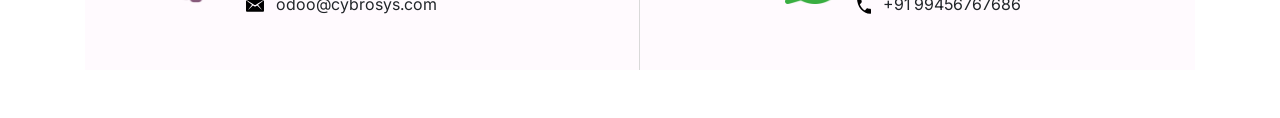
<file: login_pos_direct/static/description/index.html>
<!DOCTYPE html>
<html lang="en">

<head>
    <meta charset="UTF-8">
    <meta name="viewport" content="width=device-width, initial-scale=1.0">
    <title>Odoo App 3 Index</title>
    <!-- Bootstrap CSS -->
    <link rel="stylesheet" href="https://cdn.jsdelivr.net/npm/bootstrap@4.0.0/dist/css/bootstrap.min.css"
        integrity="sha384-Gn5384xqQ1aoWXA+058RXPxPg6fy4IWvTNh0E263XmFcJlSAwiGgFAW/dAiS6JXm" crossorigin="anonymous">
    <link rel="stylesheet" href="https://cdnjs.cloudflare.com/ajax/libs/font-awesome/6.2.1/css/all.min.css">
    <link rel="preconnect" href="https://fonts.googleapis.com">
    <link rel="preconnect" href="https://fonts.gstatic.com" crossorigin>
    <link href="https://fonts.googleapis.com/css2?family=Inter:wght@400;500;600;700;800&display=swap" rel="stylesheet">
</head>
<body>
    <section>
        <div class="container" style="font-family: 'Inter', sans-serif !important;background-color: #fff !important;">
            <div class="row">
                <div class="col-sm-12 col-md-12 col-lg-12 d-flex justify-content-between flex-wrap align-items-sm-center"
                    style="border-bottom:1px solid rgba(0, 0, 0, 0.22)">
                    <div class="my-3">
                        <img src="assets/misc/Cybrosys R.png" style="width:auto !important; height:40px !important">
                    </div>
                    <div class="my-3 d-flex align-items-center">
                        <div class="text-center"
                            style="background-color:#017E84 !important;font-size: 0.8rem !important; color:#fff !important; font-weight:500 !important; padding:4px !important; margin:0 3px !important; border-radius:50px !important; min-width: 120px !important;">
                            Community
                        </div>
                        <div class="text-center"
                            style="background-color:#875A7B !important;font-size: 0.8rem !important; color:#fff !important; font-weight:500 !important; padding:4px !important; margin:0 3px !important; border-radius:50px !important; min-width: 120px !important;">
                            Enterprise
                        </div>
                    </div>
                </div>
            </div>
            <div class="row">
                <div class="col-sm-12 col-md-12 col-lg-12 text-center d-flex align-items-center flex-column"
                    style="margin: 80px 0px !important;">
                    <h1 style="font-size: 2.8rem;font-weight: 700; color: 
                    #1A202C;">
                        POS Direct Login</h1>
                    <p class="my-3 mb-4"
                        style="max-width: 80%; font-weight: 400 !important; line-height: 32px; color: #718096;">
                        A Module For Direct
                    Login into POS.
                    </p>
                    <div style="width: 80%; margin-top: 3rem;">
                        <img src="assets/screenshots/hero.gif" class="img-responsive" width="100%" height="auto">
                    </div>
                </div>
            </div>
<!-- screenshot section-->
            <div class="container mt-5 mb-5">
                <div class="col-lg-12 d-flex flex-column justify-content-center align-items-center mt-4">
                    <p class="m-0" style="font-weight: 600; font-size: 24px; color:#714b67 !important">Key Highlights
                    </p>
                </div>
                <div class="row py-4">
                    <div class="col-md-6 col-sm-12 p-3">
                        <div class="d-flex   h-100" style="padding: 30px;border-radius: 12px;
                                    background: #FFF;
                                    box-shadow: 1px 2px 3px 0px rgba(0, 0, 0, 0.25); ">
                            <div style="width: 36px; height: 36px; border-radius: 50%; background: #714B67;
                                    display: flex; justify-content: center; align-items: center;
                                    margin-right: 10px; flex-shrink: 0;">
                                <i class="fa-solid fa-star  " style="color: #fff;font-size:14px;"></i>
                            </div>
                            <div>
                                <p style="color: #1A202C;font-weight: 600;
                                      font-size: 1.2rem; margin-bottom: 2px;">Enterprise and Community compatible.</p>
<!--                                <p class="m-0" style="color:#718096">User Signup Approval Process when a new User Signup.-->
<!--                                </p>-->
                            </div>
                        </div>
                    </div>
                    <div class="col-md-6 col-sm-12 p-3">
                        <div class="d-flex   h-100" style="padding: 30px;border-radius: 12px;
                                    background: #FFF;
                                    box-shadow: 1px 2px 3px 0px rgba(0, 0, 0, 0.25); ">
                            <div style="width: 36px; height: 36px; border-radius: 50%; background: #714B67;
                                    display: flex; justify-content: center; align-items: center;
                                    margin-right: 10px; flex-shrink: 0;">
                                <i class="fa-solid fa-star  " style="color: #fff;font-size:14px;"></i>
                            </div>
                            <div>
                                <p style="color: #1A202C;font-weight: 600; 
                                      font-size: 1.2rem; margin-bottom: 2px;">Direct Log in</p>
                                <p class="m-0" style="color:#718096">Direct user based login to pos save time.
                                </p>
                            </div>
                        </div>
                    </div>
                </div>
            </div>
            <div class="container rounded" >
                <ul class="nav nav-tabs d-flex" style="width: fit-content;margin: 0 auto;gap: 1rem;">
                    <li class="col text-center py-2 text-nowrap "
                        style="color: #fff; background-color: #714B67;border-radius: 6px 6px 0px 0px;"><a
                            class="active show" data-toggle="tab" href="#tab1"
                            style="color: #fff;font-weight: 500; background-color: #714B67; text-decoration: none;">
                            <i class="fa-regular fa-image  pr-2" style="color: #fff;"></i>
                            Screenshots</a></li>
                    <li class="col text-center py-2 text-nowrap "
                        style="color: #fff; background-color: #714B67;border-radius: 6px 6px 0px 0px;"><a
                            data-toggle="tab" href="#tab2"
                            style="color: #fff;font-weight: 500;  text-decoration: none;"><i
                                class="fa-solid fa-star  pr-2" style="color: #fff;"></i>Features</a></li>
                    <li class="col text-center py-2 text-nowrap "
                        style="color: #fff; background-color: #714B67;border-radius: 6px 6px 0px 0px;"><a
                            data-toggle="tab" href="#tab3"
                            style="color: #fff;font-weight: 500; text-decoration: none; background-color: #714B67;"><i
                                class="fa-solid fa-book-open  pr-2" style="color: #fff;"></i>Released Notes</a></li>
                </ul>
<!--                Screenshot-->
                <div class="tab-content" style="background-color: rgba(121, 113, 119, 0.04);">
                    <div id="tab1" class="tab-pane fade in active show">

                        <div class="col-lg-12 py-2" style="padding: 1rem 4rem !important;">
                            <div
                                style="border: 1px solid #d8d6d6; border-radius: 4px; background: #fff; box-shadow: 0 2px 4px rgba(0, 0, 0, 0.1);">
                                <div class="row justify-content-center p-3 w-100 m-0">
                                    <img src="assets/screenshots/1.png" class="img-responsive" width="100%" height="auto">
                                </div>
                                <div class="px-3">
                                    <h4 class="mt-2"
                                        style=" font-weight:600 !important; color:#282F33 !important; font-size:1.3rem !important">
                                        >Configuration for User</h4>
                                    <h6 class="mt-2"
                                        style=" font-weight:300 !important; color:#282F33 !important; font-size:0.7rem !important">
                                        Select POS for the user.</h6>
                                </div>
                            </div>
                        </div>
                        <div class="col-lg-12 py-2" style="padding: 1rem 4rem !important;">
                            <div
                                style="border: 1px solid #d8d6d6; border-radius: 4px; background: #fff; box-shadow: 0 2px 4px rgba(0, 0, 0, 0.1);">
                                <div class="row justify-content-center p-3 w-100 m-0">
                                    <img src="assets/screenshots/login_page.png" class="img-responsive" width="100%" height="auto">
                                </div>
                                <div class="px-3">
                                    <h4 class="mt-2"
                                        style=" font-weight:600 !important; color:#282F33 !important; font-size:1.3rem !important">
                                        Login With User Credential</h4>
                                    <h6 class="mt-2"
                                        style=" font-weight:300 !important; color:#282F33 !important; font-size:0.7rem !important">
                                        </h6>
                                </div>
                            </div>
                        </div>
                        <div class="col-lg-12 py-2" style="padding: 1rem 4rem !important;">
                            <div
                                style="border: 1px solid #d8d6d6; border-radius: 4px; background: #fff; box-shadow: 0 2px 4px rgba(0, 0, 0, 0.1);">
                                <div class="row justify-content-center p-3 w-100 m-0">
                                    <img src="assets/screenshots/2.png" class="img-responsive" width="100%" height="auto">
                                </div>
                                <div class="px-3">
                                    <h4 class="mt-2"
                                        style=" font-weight:600 !important; color:#282F33 !important; font-size:1.3rem !important">
                                        Login Request Generation</h4>
                                    <h6 class="mt-2"
                                        style=" font-weight:300 !important; color:#282F33 !important; font-size:0.7rem !important">
                                        After Successful Login it Will Redirect to POS.</h6>
                                </div>
                            </div>
                        </div>

                    </div>
                    <div id="tab2" class="tab-pane fade">
                        <div class="col-mg-12" style="padding: 1rem 4rem;">
                            <ul style="list-style: none; padding: 1rem 0;font-weight: 500;">
                                <li class="py-3"
                                    style="font-weight: 500;background-color: #fff; border-radius: 4px; padding: 1rem; margin-bottom: 1rem; box-shadow: 0 2px 4px rgba(0, 0, 0, 0.1);">
                                    <span style="margin-right: 12px;"><img src="assets/misc/star (1) 2.svg" alt=""
                                            width="16px"></span>Enterprise and Community compatible.
                                </li>
                                <li class="py-3"
                                    style="font-weight: 500;background-color: #fff; border-radius: 4px; padding: 1rem; margin-bottom: 1rem; box-shadow: 0 2px 4px rgba(0, 0, 0, 0.1);">
                                    <span style="margin-right: 12px;"><img src="assets/misc/star (1) 2.svg" alt=""
                                            width="16px"></span>Direct user based login to pos save time.
                                </li>
                            </ul>
                        </div>
                    </div>
                    <div id="tab3" class="tab-pane fade">
                        <div class="col-mg-12 active" style="padding: 1rem 4rem;">
                            <div class="py-3"
                                style="font-weight: 500;background-color: #fff; border-radius: 4px; padding: 1rem; box-shadow: 0 2px 4px rgba(0, 0, 0, 0.1);">
                                <div class="d-flex mb-3" style="font-size: 0.8rem; font-weight: 500;"><span>Version
                                        17.0.1.0.0</span><span class="px-2">|</span><span
                                        style="color: #714B67;font-weight: 600;">Released on:01 Jan 2024</span>
                                </div>
                                <p class="m-0"
                                    style=" color:#718096!important; font-size:1rem !important;line-height: 28px;">
                                    Odoo 17 POS Direct Login.</p>
                            </div>
                        </div>
                    </div>
                </div>
            </div>
            <div class="container mt-5">
                <div class="col-lg-12 d-flex flex-column justify-content-center align-items-center mt-5">
                    <p class="m-0" style="font-weight: 600; font-size: 24px; color:#000 !important">Related Products</p>
                </div>
            </div>
            <div id="myCarousel" class="carousel slide py-3" data-ride="carousel">
                <div class="carousel-inner">
                    <div class="carousel-item active">
                        <div class="row p-4">
                            <div class="col">
                                <div class="p-3">
                                    <a href="https://apps.odoo.com/apps/modules/16.0/manufacturing_reports/" style="color: #000; text-decoration: none;">
                                        <div style="border:1px solid #CBCBCB !important;border-radius: 4px;">
                                            <div style="width: 300px; ">
                                                <img src="assets/modules/1.png" alt="" width="100%" height="auto">
                                            </div>
                                            <p class="text-center pt-2 text-black font-weight-bold">Manufacturing Reports</p>
                                        </div>
                                    </a>
                                </div>
                            </div>
                            <div class="col">
                                <div class="p-3">
                                    <a href="https://apps.odoo.com/apps/modules/16.0/mrp_work_order_print/" style="color: #000; text-decoration: none;">
                                        <div style="border:1px solid #CBCBCB !important;border-radius: 4px;">
                                            <div style="width: 300px; ">
                                                <img src="assets/modules/2.png" alt="" width="100%" height="auto">
                                            </div>
                                            <p class="text-center pt-2 text-black font-weight-bold">Print Work Order Details</p>
                                        </div>
                                    </a>
                                </div>
                            </div>
                            <div class="col">
                                <div class="p-3">
                                    <a href="https://apps.odoo.com/apps/modules/16.0/bom_total_cost/" style="color: #000; text-decoration: none;">
                                        <div style="border:1px solid #CBCBCB !important;border-radius: 4px;">
                                            <div style="width: 300px; ">
                                                <img src="assets/modules/3.png" alt="" width="100%" height="auto">
                                            </div>
                                            <p class="text-center pt-2 text-black font-weight-bold">Show Total Cost On BOM</p>
                                        </div>
                                    </a>
                                </div>
                            </div>
                        </div>
                    </div>
                    <div class="carousel-item">
                        <div class="row p-4">
                            <div class="col">
                                <div class="p-3">
                                    <a href="https://apps.odoo.com/apps/modules/16.0/simple_mrp_order/" style="color: #000; text-decoration: none;">
                                        <div style="border:1px solid #CBCBCB !important;border-radius: 4px;">
                                            <div style="width: 300px; ">
                                                <img src="assets/modules/4.png" alt="" width="100%" height="auto">
                                            </div>
                                            <p class="text-center pt-2 text-black font-weight-bold">Simple Manufacturing Orders</p>
                                        </div>
                                    </a>
                                </div>
                            </div>
                            <div class="col">
                                <div class="p-3">
                                    <a href="https://apps.odoo.com/apps/modules/16.0/bom_multiple_product/" style="color: #000; text-decoration: none;">
                                        <div style="border:1px solid #CBCBCB !important;border-radius: 4px;">
                                            <div style="width: 300px;">
                                                <img src="assets/modules/5.png" alt="" width="100%" height="auto">

                                            </div>
                                            <p class="text-center pt-2 text-black font-weight-bold">BOM Multiple Product Selection</p>
                                        </div>
                                    </a>
                                </div>
                            </div>
                            <div class="col">
                                <div class="p-3">
                                    <a href="https://apps.odoo.com/apps/modules/16.0/cw_mrp/" style="color: #000; text-decoration: none;">
                                        <div style="border:1px solid #CBCBCB !important;border-radius: 4px;">
                                            <div style="width: 300px;">
                                                <img src="assets/modules/6.png" alt="" width="100%" height="auto">
                                            </div>
                                            <p class="text-center pt-2 text-black font-weight-bold"> Catch Weight Management: Manufacturing</p>
                                        </div>
                                    </a>
                                </div>
                            </div>
                        </div>
                    </div>
                </div>
                <a class="carousel-control-prev" href="#myCarousel" data-slide="prev" style="width: 35px; color: #000;">
                    <span class="carousel-control-prev-icon">
                        <i class="fa fa-chevron-left" style="font-size: 24px;"></i>
                    </span>
                </a>
                <a class="carousel-control-next" href="#myCarousel" data-slide="next" style="width: 35px; color: #000;">
                    <span class="carousel-control-next-icon">
                        <i class="fa fa-chevron-right" style="font-size: 24px;"></i>
                    </span>
                </a>
            </div>
            <div class="container mt-5">
                <div class="col-lg-12 d-flex flex-column justify-content-center align-items-center mt-4">
                    <p class="m-0" style="font-weight: 600; font-size: 24px; color:#000 !important">Our Services</p>

                </div>
            </div>
            <div class="container my-5">
                <div class="row py-3">
                    <div class="col-md-4 col-sm-6 px-4 py-4">
                        <div
                            style="background-color: #fff; padding: 25px; text-align: center;  box-shadow: rgba(0, 0, 0, 0.1) 0px 1px 3px 0px, rgba(0, 0, 0, 0.06) 0px 1px 2px 0px; position: relative;border-radius: 4px;">
                            <div style="position: absolute; top: 0%; left: 50%; transform: translate(-50%, -50%);">
                                <div style="background-color:#13EA36 ; border-radius: 50%; padding: 15px;    width: 68px;
                                    height: 68px; display: inline-block; box-shadow:0px 4px 4px rgba(0, 0, 0, 0.25);">
                                    <img src="assets/icons/cogs.png" alt="service-icon" width="38px" height="auto">
                                </div>
                            </div>
                            <p style="margin-top: 20px; font-weight: bold;">Odoo Customization</p>
                        </div>
                    </div>
                    <div class="col-md-4 col-sm-6 px-4 py-4">
                        <div
                            style="background-color: #fff; padding: 25px; text-align: center; box-shadow: rgba(0, 0, 0, 0.1) 0px 1px 3px 0px, rgba(0, 0, 0, 0.06) 0px 1px 2px 0px; position: relative;border-radius: 4px;">
                            <div style="position: absolute; top: 0%; left: 50%; transform: translate(-50%, -50%);">
                                <div style="background-color:#DBC711; border-radius: 50%; padding: 15px;    width: 68px;
                                    height: 68px; display: inline-block; box-shadow:0px 4px 4px rgba(0, 0, 0, 0.25);">
                                    <img src="assets/icons/wrench.png" alt="service-icon" width="38px" height="auto">
                                </div>
                            </div>
                            <p style="margin-top: 20px; font-weight: bold;">Odoo Implementation</p>
                        </div>
                    </div>
                    <div class="col-md-4 col-sm-6 px-4 py-4">
                        <div
                            style="background-color: #fff; padding: 25px; text-align: center;  box-shadow: rgba(0, 0, 0, 0.1) 0px 1px 3px 0px, rgba(0, 0, 0, 0.06) 0px 1px 2px 0px; position: relative; border-radius: 4px;">
                            <div style="position: absolute; top: 0%; left: 50%; transform: translate(-50%, -50%);">
                                <div style="background-color:#FF6B6B ; border-radius: 50%; padding: 15px;    width: 68px;
                                    height: 68px; display: inline-block; box-shadow:0px 4px 4px rgba(0, 0, 0, 0.25);">
                                    <img src="assets/icons/lifebuoy.png" alt="service-icon" width="38px" height="auto">
                                </div>
                            </div>
                            <p style="margin-top: 20px; font-weight: bold;">Odoo Support</p>
                        </div>
                    </div>
                    <div class="col-md-4 col-sm-6 px-4 py-4">
                        <div
                            style="background-color: #fff; padding: 25px; text-align: center; box-shadow: rgba(0, 0, 0, 0.1) 0px 1px 3px 0px, rgba(0, 0, 0, 0.06) 0px 1px 2px 0px; position: relative; border-radius: 4px;">
                            <div style="position: absolute; top: 0%; left: 50%; transform: translate(-50%, -50%);">
                                <div style="background-color:#FFA801 ; border-radius: 50%; padding: 15px;    width: 68px;
                                    height: 68px; display: inline-block; box-shadow:0px 4px 4px rgba(0, 0, 0, 0.25);">
                                    <img src="assets/icons/user.png" alt="service-icon" width="38px" height="auto">
                                </div>
                            </div>
                            <p style="margin-top: 20px; font-weight: bold;">Hire Odoo Developer</p>
                        </div>
                    </div>
                    <div class="col-md-4 col-sm-6 px-4 py-4">
                        <div
                            style="background-color: #fff; padding: 25px; text-align: center;  box-shadow: rgba(0, 0, 0, 0.1) 0px 1px 3px 0px, rgba(0, 0, 0, 0.06) 0px 1px 2px 0px; position: relative; border-radius: 4px;">

                            <div style="position: absolute; top: 0%; left: 50%; transform: translate(-50%, -50%);">
                                <div style="background-color:#54A0FF; border-radius: 50%; padding: 15px;    width: 68px;
                                    height: 68px; display: inline-block; box-shadow:0px 4px 4px rgba(0, 0, 0, 0.25);">
                                    <img src="assets/icons/puzzle.png" alt="service-icon" width="38px" height="auto">
                                </div>
                            </div>
                            <p style="margin-top: 20px; font-weight: bold;">Odoo Integration</p>
                        </div>
                    </div>
                    <div class="col-md-4 col-sm-6 px-4 py-4">
                        <div
                            style="background-color: #fff; padding: 25px; text-align: center;  box-shadow: rgba(0, 0, 0, 0.1) 0px 1px 3px 0px, rgba(0, 0, 0, 0.06) 0px 1px 2px 0px; position: relative;border-radius: 4px;">
                            <div style="position: absolute; top: 0%; left: 50%; transform: translate(-50%, -50%);">
                                <div style="background-color:#6D7680 ; border-radius: 50%; padding: 15px;    width: 68px;
                                    height: 68px; display: inline-block; box-shadow:0px 4px 4px rgba(0, 0, 0, 0.25);">
                                    <img src="assets/icons/update.png" alt="service-icon" width="38px" height="auto">
                                </div>
                            </div>
                            <p style="margin-top: 20px; font-weight: bold;">Odoo Migration</p>
                        </div>
                    </div>
                    <div class="col-md-4 col-sm-6 px-4 py-4">
                        <div
                            style="background-color: #fff; padding: 25px; text-align: center;  box-shadow: rgba(0, 0, 0, 0.1) 0px 1px 3px 0px, rgba(0, 0, 0, 0.06) 0px 1px 2px 0px; position: relative;border-radius: 4px;">
                            <div style="position: absolute; top: 0%; left: 50%; transform: translate(-50%, -50%);">
                                <div style="background-color:#786FA6 ; border-radius: 50%; padding: 15px;    width: 68px;
                                    height: 68px; display: inline-block; box-shadow:0px 4px 4px rgba(0, 0, 0, 0.25);">
                                    <img src="assets/icons/consultation.png" alt="service-icon" width="38px" height="auto">
                                </div>
                            </div>
                            <p style="margin-top: 20px; font-weight: bold;">Odoo Consultancy</p>
                        </div>
                    </div>
                    <div class="col-md-4 col-sm-6 px-4 py-4">
                        <div
                            style="background-color: #fff; padding: 25px; text-align: center; box-shadow: rgba(0, 0, 0, 0.1) 0px 1px 3px 0px, rgba(0, 0, 0, 0.06) 0px 1px 2px 0px;position: relative;border-radius: 4px;">
                            <div style="position: absolute; top: 0%; left: 50%; transform: translate(-50%, -50%);">
                                <div style="background-color:#F8A5C2 ; border-radius: 50%; padding: 15px;    width: 68px;
                                    height: 68px; display: inline-block; box-shadow:0px 4px 4px rgba(0, 0, 0, 0.25);">
                                    <img src="assets/icons/training.png" alt="service-icon" width="38px" height="auto">
                                </div>
                            </div>
                            <p style="margin-top: 20px; font-weight: bold;">Odoo Implementation</p>
                        </div>
                    </div>
                    <div class="col-md-4 col-sm-6 px-4 py-4">
                        <div
                            style="background-color: #fff; padding: 25px; text-align: center;  box-shadow: rgba(0, 0, 0, 0.1) 0px 1px 3px 0px, rgba(0, 0, 0, 0.06) 0px 1px 2px 0px; position: relative;border-radius: 4px;">
                            <div style="position: absolute; top: 0%; left: 50%; transform: translate(-50%, -50%);">
                                <div style="background-color:#E6BE26; border-radius: 50%; padding: 15px;    width: 68px;
                                    height: 68px; display: inline-block; box-shadow:0px 4px 4px rgba(0, 0, 0, 0.25);">
                                    <img src="assets/icons/license.png" alt="service-icon" width="38px" height="auto">
                                </div>
                            </div>
                            <p style="margin-top: 20px; font-weight: bold;">Odoo Licensing Consultancy</p>
                        </div>
                    </div>
                </div>
            </div>
            <div class="container mt-5">
                <div class="col-lg-12 d-flex flex-column justify-content-center align-items-center mt-4">
                    <p class="m-0" style="font-weight: 600; font-size: 24px; color:#000 !important">Our Industries</p>

                </div>
            </div>
            <div class="container">
                <div class="row my-5 py-4">
                    <div class="col-md-3 col-sm-6 p-0">
                        <div class="d-flex flex-column h-100 "
                            style="border-right: 1px solid rgb(209, 209, 209); border-bottom: 1px solid  rgb(209, 209, 209); padding: 30px; box-shadow: 6px 0 10px rgba(228, 227, 227, 0.373);">
                            <img src="assets/icons/trading-black.png" width="42px" height="auto" alt="">
                            <p style="color: #714B67;font-weight: 600; margin-top: 10px;
                           font-size: 1.2rem; margin-bottom: 2px;">Trading</p>
                            <p>Easily procure and sell your products</p>
                        </div>
                    </div>
                    <div class="col-md-3 col-sm-6  p-0">
                        <div class="d-flex flex-column h-100"
                            style="border-right: 1px solid rgb(209, 209, 209);border-bottom: 1px solid  rgb(209, 209, 209); padding: 30px;">
                            <img src="assets/icons/pos-black.png" width="42px" height="auto" alt="">
                            <p style="color: #714B67;font-weight: 600; margin-top: 10px;
                            font-size: 1.2rem; margin-bottom: 2px;">POS</p>
                            <p>Easy configuration and convivial experience</p>
                        </div>
                    </div>
                    <div class="col-md-3 col-sm-6  p-0">
                        <div class="d-flex flex-column h-100"
                            style="border-right: 1px solid  rgb(209, 209, 209);border-bottom: 1px solid   rgba(0, 0, 0, 0.2); padding: 30px; box-shadow: 0 5px 10px  rgba(228, 227, 227, 0.373)">
                            <img src="assets/icons/education-black.png" width="42px" height="auto" alt="">
                            <p style="color: #714B67;font-weight: 600; margin-top: 10px;
                            font-size: 1.2rem; margin-bottom: 2px;">Education</p>
                            <p>A platform for educational management</p>
                        </div>
                    </div>
                    <div class="col-md-3 col-sm-6  p-0">
                        <div class="d-flex flex-column h-100"
                            style="border-bottom: 1px solid  rgb(209, 209, 209); padding: 30px; ">
                            <img src="assets/icons/manufacturing-black.png" width="42px" height="auto" alt="">
                            <p style="color: #714B67;font-weight: 600; margin-top: 10px;
                            font-size: 1.2rem; margin-bottom: 2px;">Manufacturing</p>
                            <p>Plan, track and schedule your operations</p>
                        </div>
                    </div>
                    <div class="col-md-3 col-sm-6 p-0">
                        <div class="d-flex flex-column h-100"
                            style="border-right: 1px solid  rgb(209, 209, 209); padding: 30px;">
                            <img src="assets/icons/ecom-black.png" width="42px" height="auto" alt="">
                            <p style="color: #714B67;font-weight: 600; margin-top: 10px;
                            font-size: 1.2rem; margin-bottom: 2px;">E-commerce & Website</p>
                            <p>Mobile friendly, awe-inspiring product pages</p>
                        </div>
                    </div>
                    <div class="col-md-3 col-sm-6   p-0">
                        <div class="d-flex flex-column h-100"
                            style="border-right: 1px solid  rgb(209, 209, 209); padding: 30px;box-shadow: 0 -5px 10px  rgba(228, 227, 227, 0.373);">
                            <img src="assets/icons/service-black.png" width="42px" height="auto" alt="">
                            <p style="color: #714B67;font-weight: 600; margin-top: 10px;
                            font-size: 1.2rem; margin-bottom: 2px;">Service Management</p>
                            <p>Keep track of services and invoice</p>
                        </div>
                    </div>
                    <div class="col-md-3 col-sm-6    p-0">
                        <div class="d-flex flex-column h-100"
                            style="border-right: 1px solid  rgb(209, 209, 209); padding: 30px; ">
                            <img src="assets/icons/restaurant-black.png" width="42px" height="auto" alt="">
                            <p style="color: #714B67;font-weight: 600; margin-top: 10px;
                            font-size: 1.2rem; margin-bottom: 2px;">Restaurant</p>
                            <p>Run your bar or restaurant methodically</p>
                        </div>
                    </div>
                    <div class="col-md-3 col-sm-6   p-0">
                        <div class="d-flex flex-column h-100"
                            style=" padding: 30px;box-shadow: -5px 0 10px  rgba(228, 227, 227, 0.373);">
                            <img src="assets/icons/hotel-black.png" width="42px" height="auto" alt="">
                            <p style="color: #714B67;font-weight: 600; margin-top: 10px;
                            font-size: 1.2rem; margin-bottom: 2px;">Hotel Management</p>
                            <p>An all-inclusive hotel management application</p>
                        </div>
                    </div>
                </div>
            </div>
            <div class="container mt-5">
                <div class="col-lg-12 d-flex flex-column justify-content-center align-items-center mt-5">
                    <p class="m-0" style="font-weight: 600; font-size: 24px; color:#000 !important">Support</p>
                </div>
            </div>
            <div class="container my-5">
                <div class="row" style="background-color: #FFFAFE;">
                    <div class="col-md-6 pb-4  d-flex align-items-center justify-content-center"
                        style="border-right: 1px solid #D9D9D9;">
                        <div style="padding: 30px;">
                            <div class="d-flex align-items-center">
                                <img src="assets/misc/support (1) 1.svg" alt="" width="60px" style="margin-right: 12px;">
                                <div style="padding: 0px 8px;">
                                    <span
                                        style="color: #714B67;font-size: 24px;font-weight: 600;padding-bottom: 1rem;">Need
                                        Help?</span>
                                    <p class="m-0" style="color:#718096;">Got questions or need help? Get in touch.</p>
                                    <div style="font-weight: 400;"><span><img src="assets/misc/support-email.svg" alt=""
                                                width="18px"
                                                style="filter: invert(1);margin-right: 0.8rem;"></span>odoo@cybrosys.com
                                    </div>
                                </div>
                            </div>
                        </div>
                    </div>
                    <div class="col-md-6 pb-4 d-flex align-items-center justify-content-center">
                        <div style="padding: 30px;">
                            <div class="d-flex align-items-center">
                                <img src="assets/misc/whatsapp 1.svg" alt="" width="60px" style="margin-right: 12px;">
                                <div>
                                    <span style="color: #714B67;font-size: 24px;font-weight: 600;">WhatsApp</span>
                                    <p class="m-0" style="color:#718096;">Say hi to us on WhatsApp!</p>
                                    <div style="font-weight: 400; font-size: 16px;"><span><img src="assets/misc/phone.svg"
                                                alt="" width="14px"
                                                style="filter: invert(1); margin-right: 0.8rem;"></span>+91
                                        99456767686</div>
                                </div>
                            </div>
                        </div>
                    </div>
                </div>
            </div>
        </div>
    </section>
    <!-- Optional JavaScript -->
    <!-- jQuery first, then Popper.js, then Bootstrap JS -->
    <script src="https://ajax.googleapis.com/ajax/libs/jquery/3.5.1/jquery.min.js"></script>
    <script src="https://maxcdn.bootstrapcdn.com/bootstrap/4.5.2/js/bootstrap.min.js"></script>
</body>
</html>
</file>
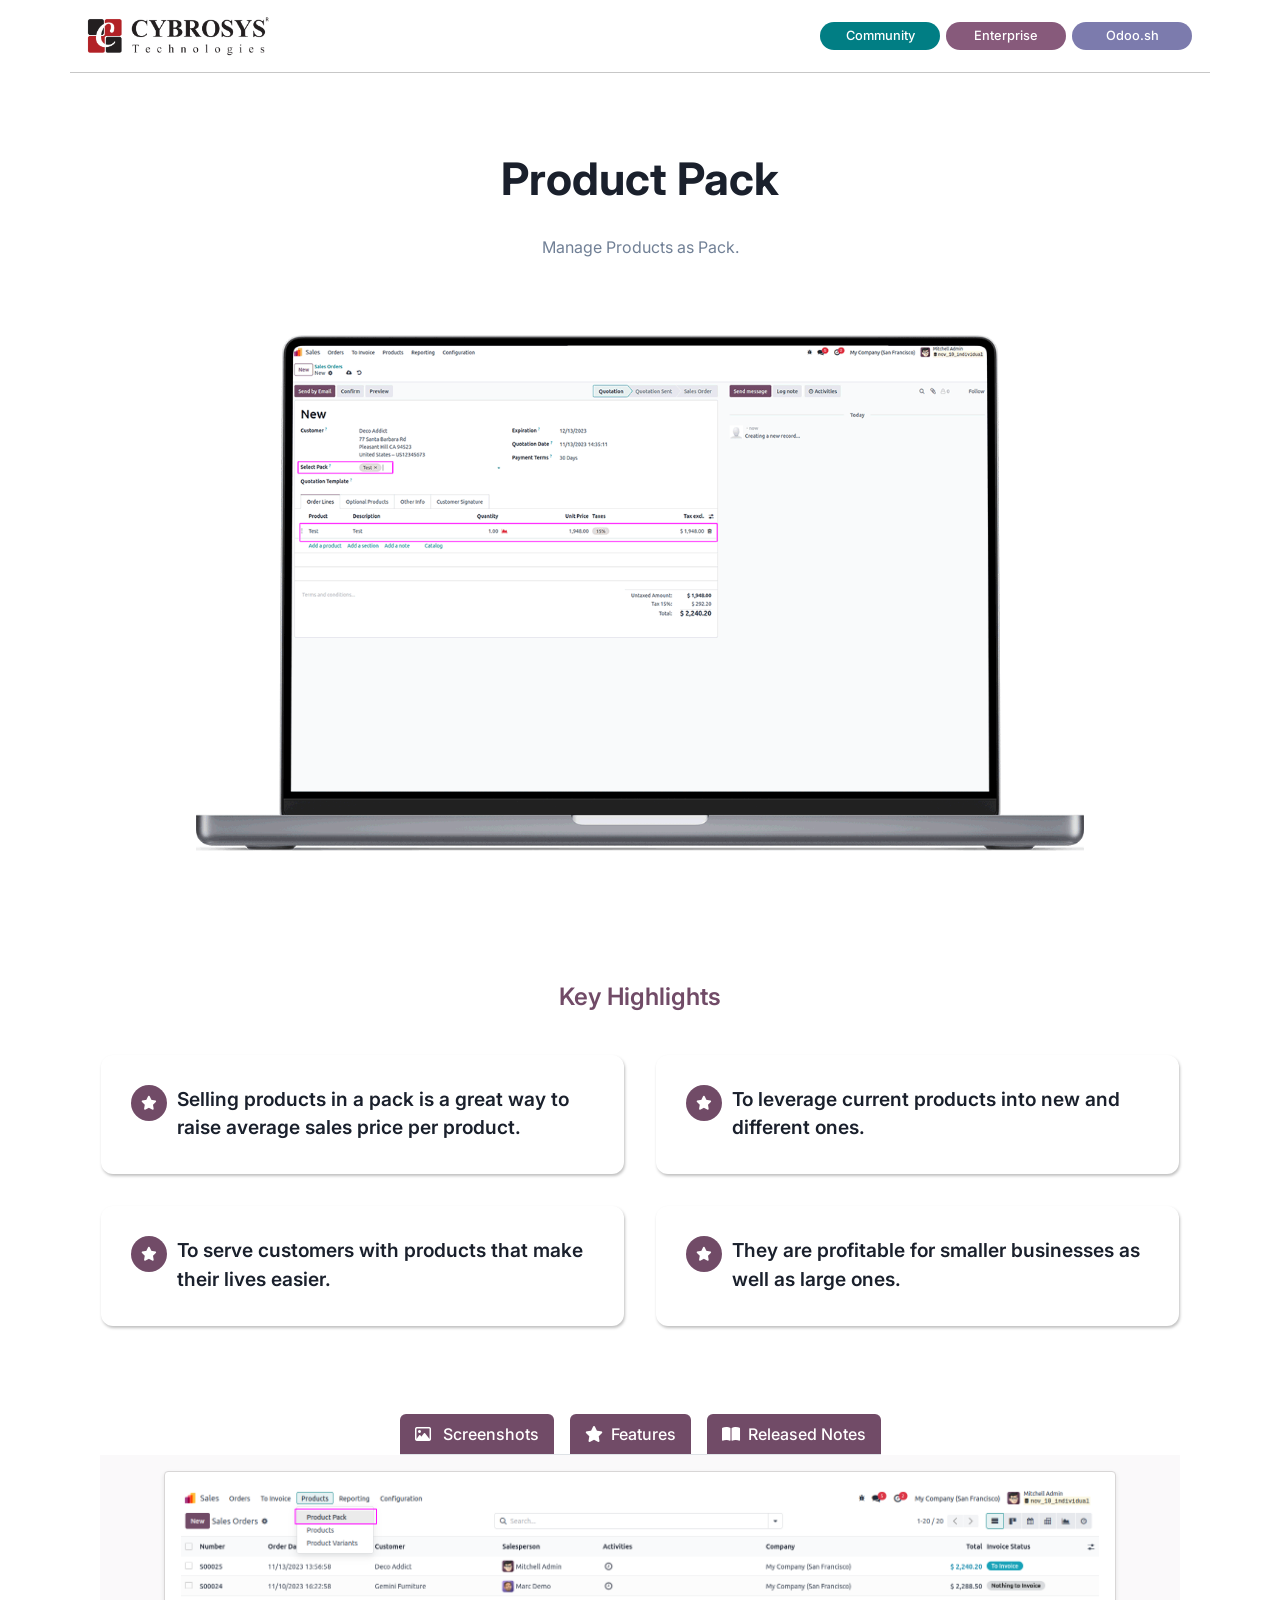
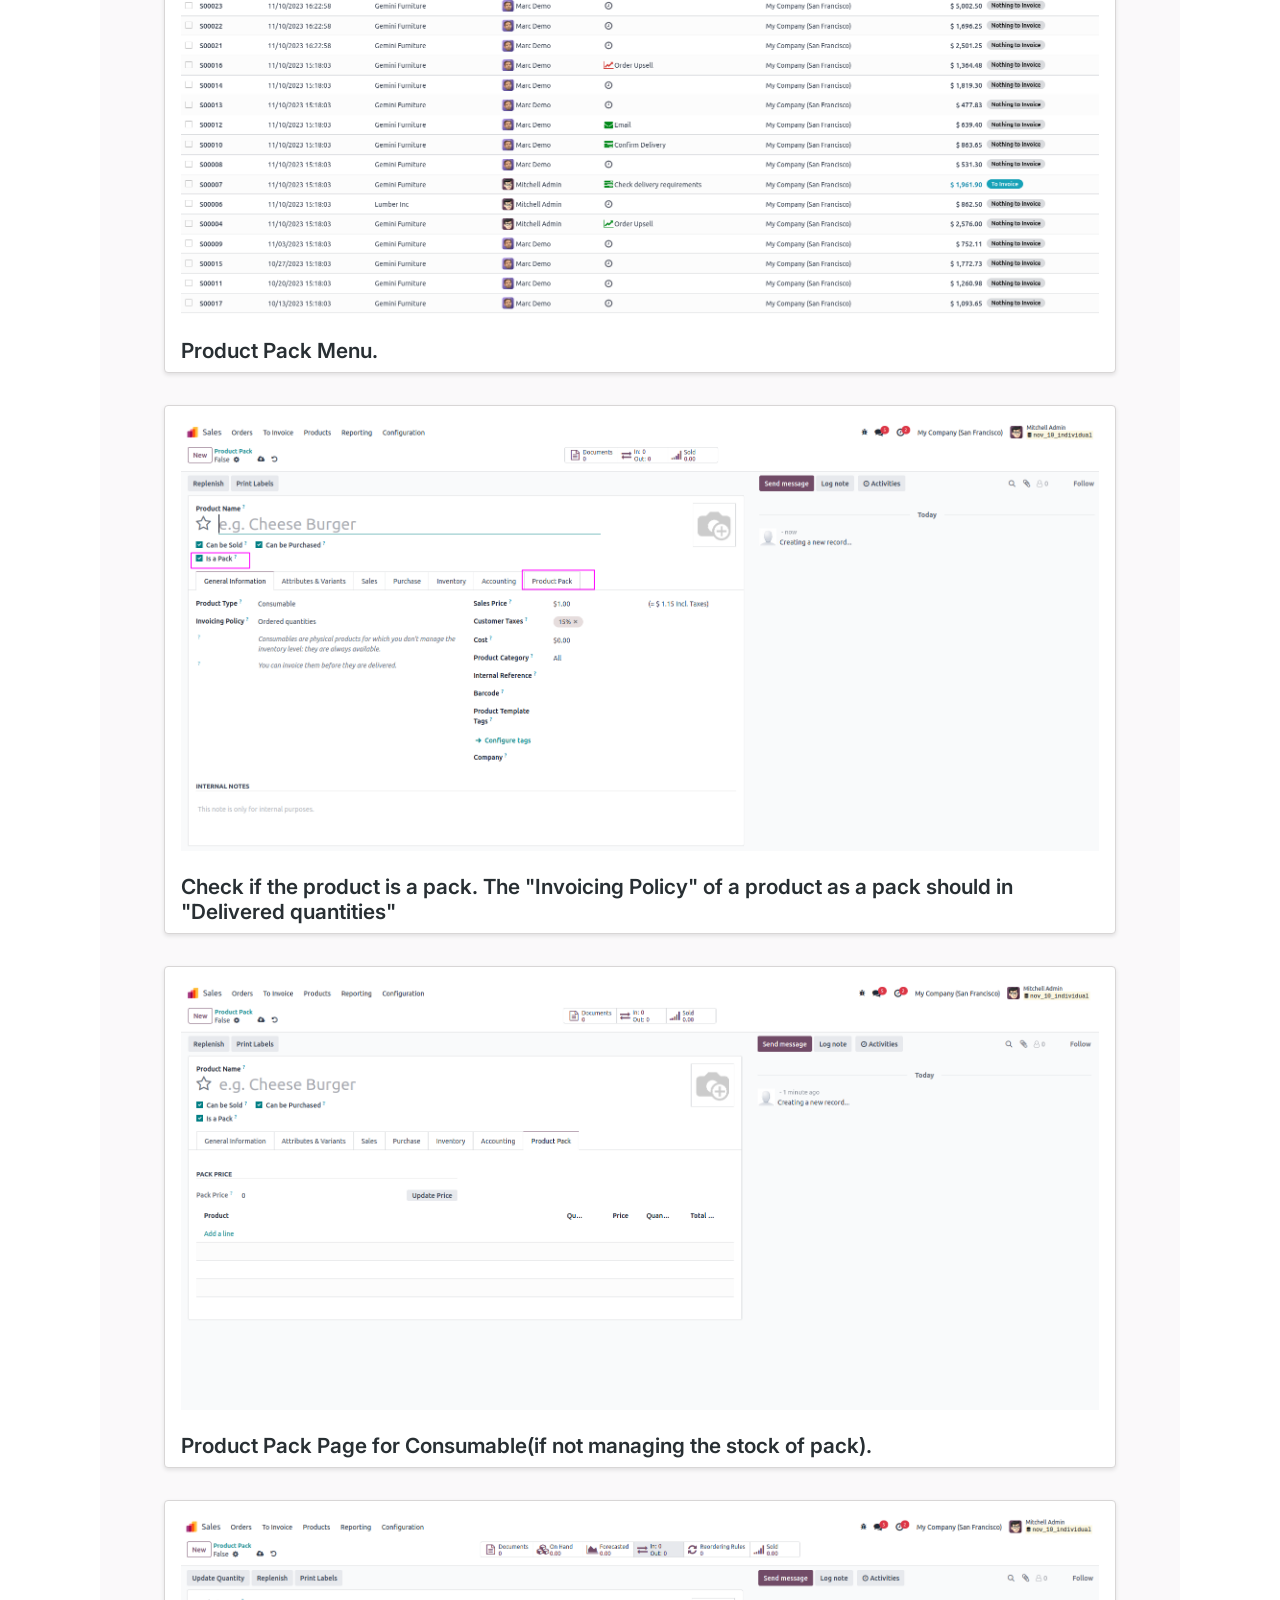
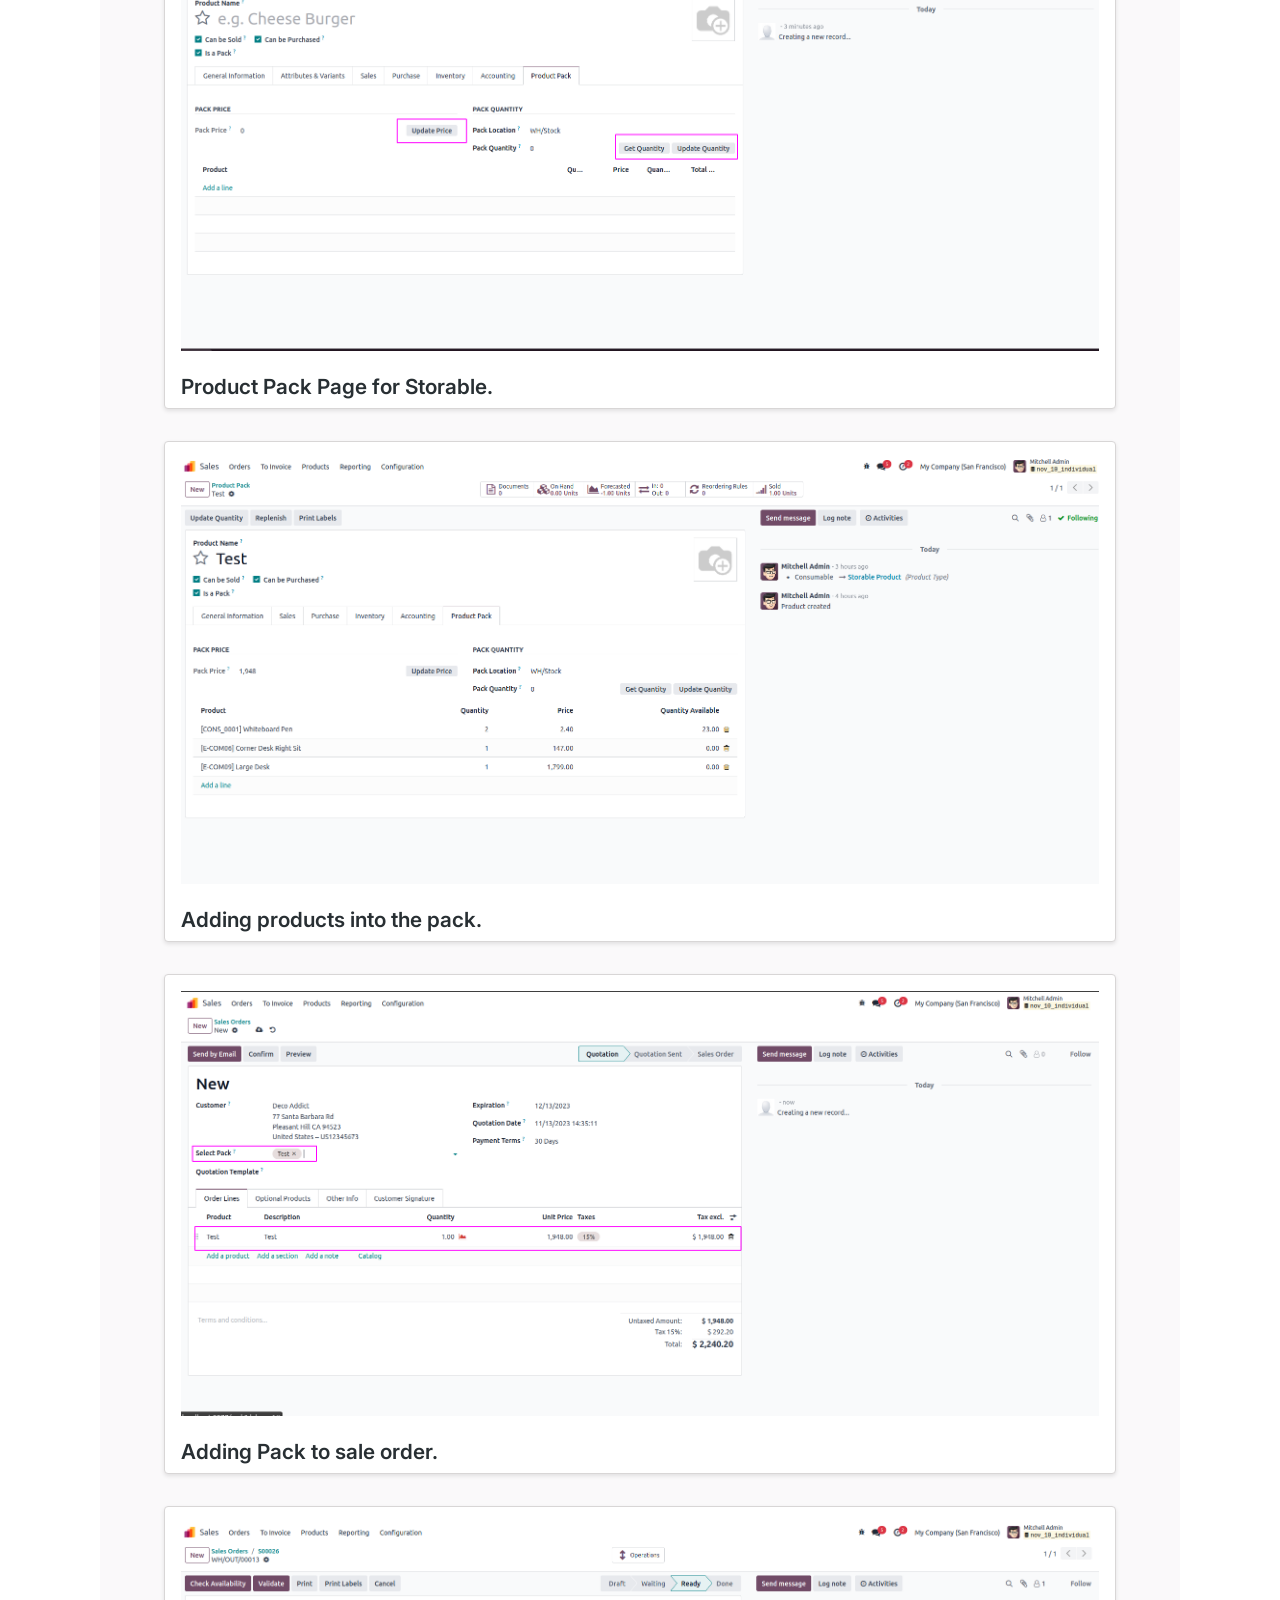
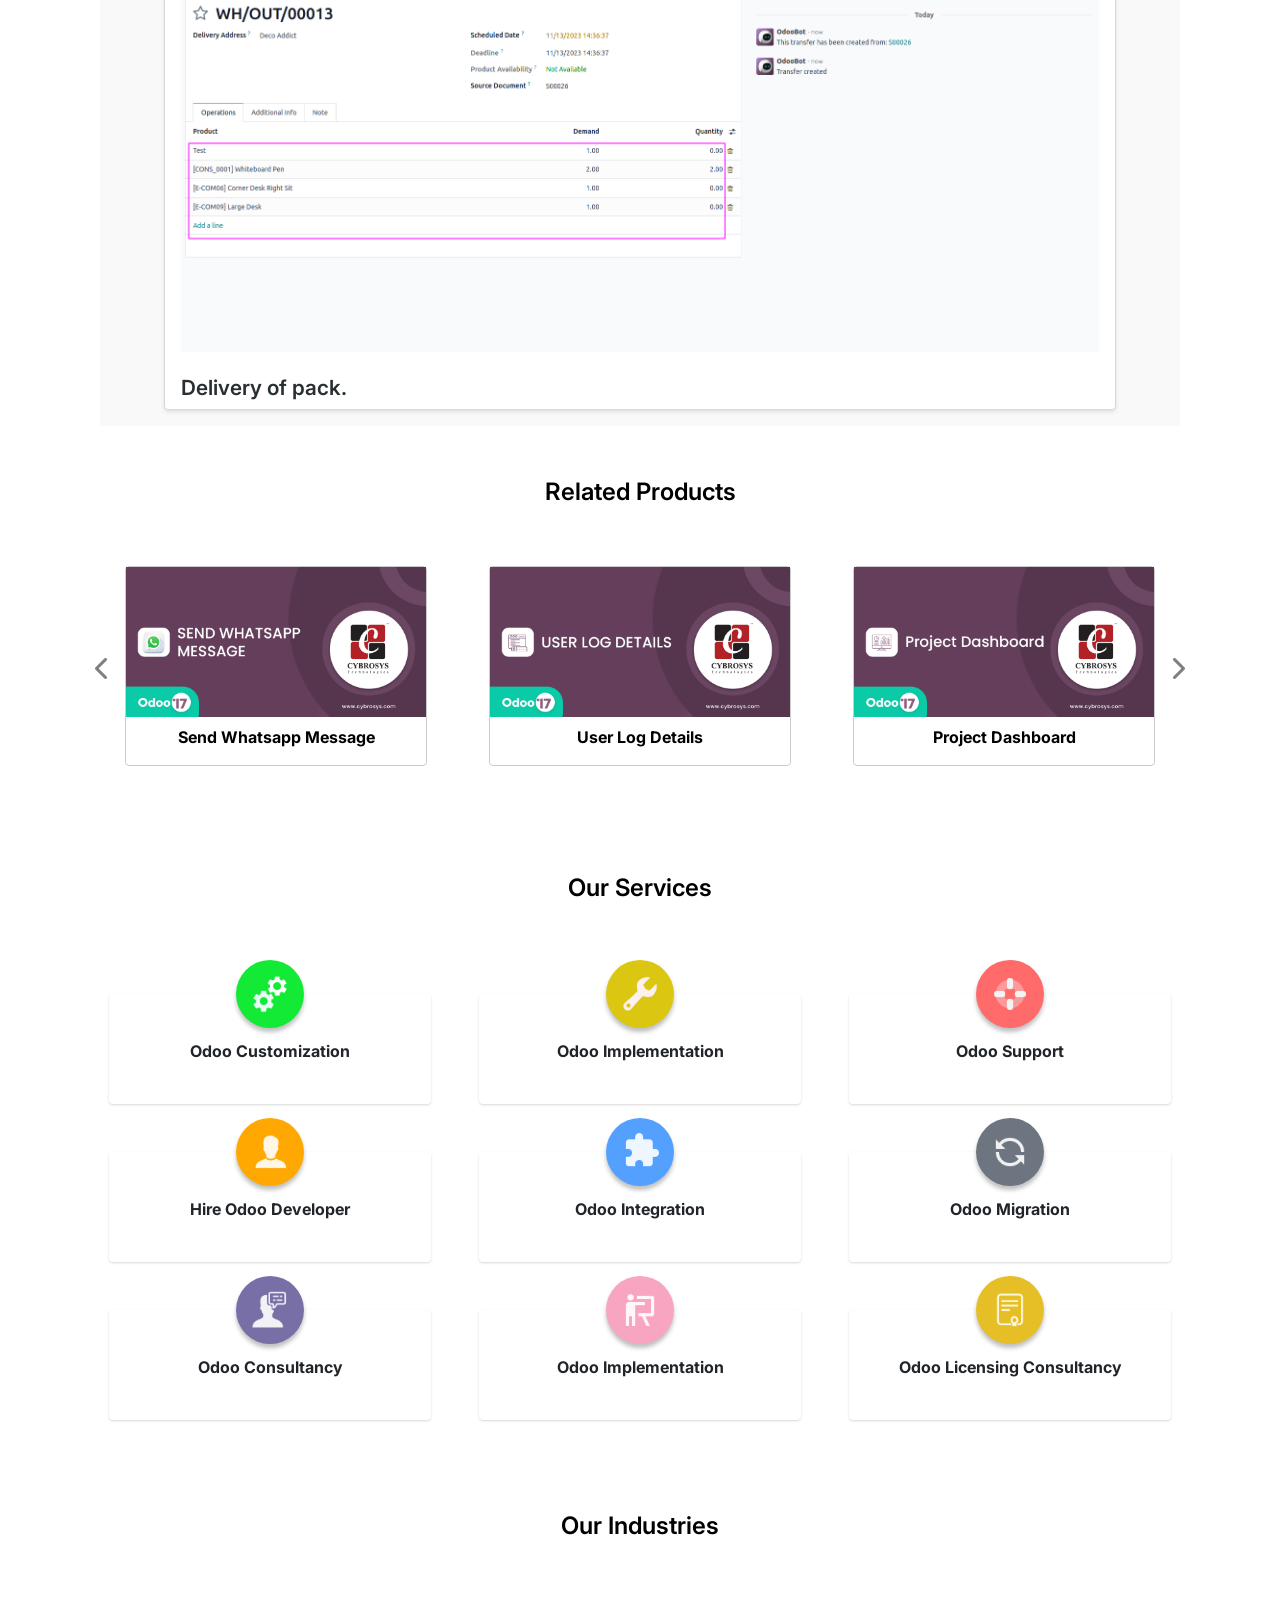
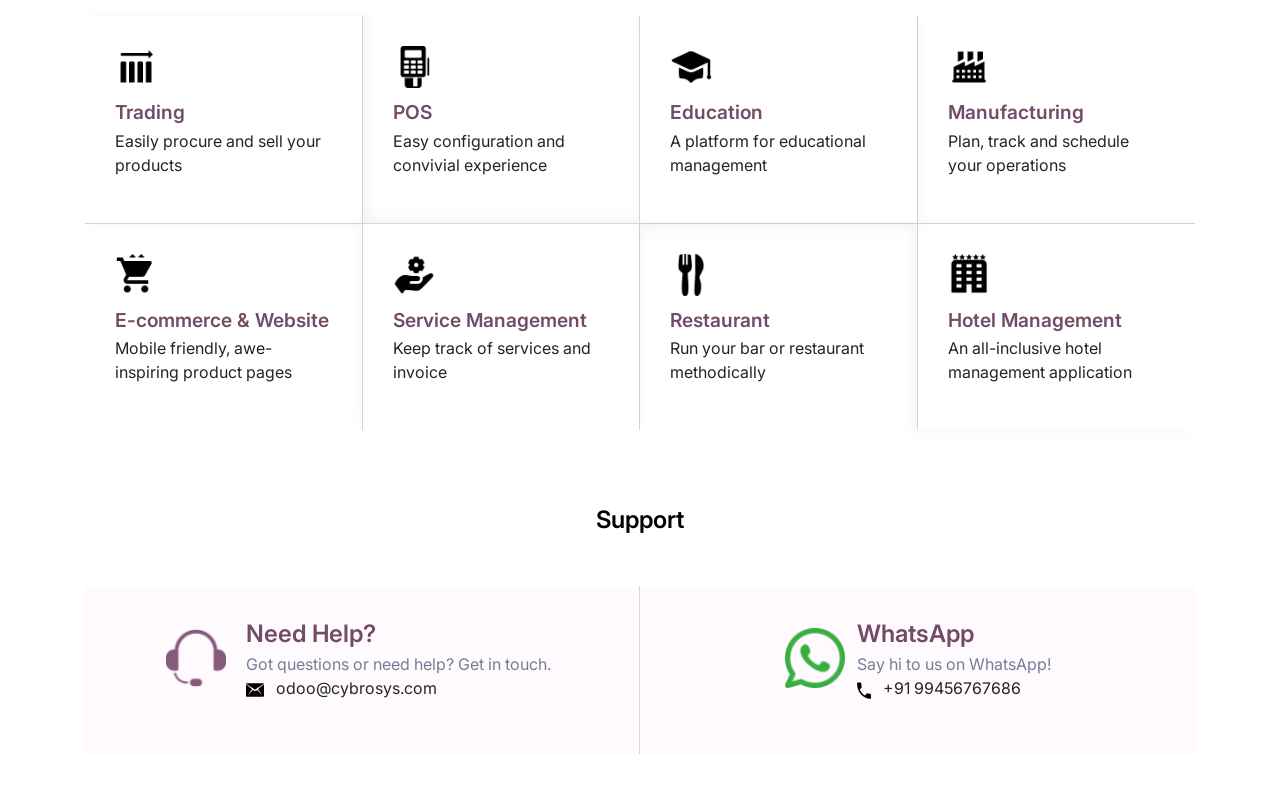
<file: product_combo_pack/static/description/index.html>
<!DOCTYPE html>
<html lang="en">

<head>
    <meta charset="UTF-8">
    <meta name="viewport" content="width=device-width, initial-scale=1.0">
    <title>Odoo App 3 Index</title>
    <!-- Bootstrap CSS -->
    <link rel="stylesheet"
          href="https://cdn.jsdelivr.net/npm/bootstrap@4.0.0/dist/css/bootstrap.min.css"
          integrity="sha384-Gn5384xqQ1aoWXA+058RXPxPg6fy4IWvTNh0E263XmFcJlSAwiGgFAW/dAiS6JXm"
          crossorigin="anonymous">
    <link rel="stylesheet"
          href="https://cdnjs.cloudflare.com/ajax/libs/font-awesome/6.2.1/css/all.min.css">
    <link rel="preconnect" href="https://fonts.googleapis.com">
    <link rel="preconnect" href="https://fonts.gstatic.com" crossorigin>
    <link href="https://fonts.googleapis.com/css2?family=Inter:wght@400;500;600;700;800&display=swap"
          rel="stylesheet">
</head>
<body>
<section>
    <div class="container"
         style="font-family: 'Inter', sans-serif !important;background-color: #fff !important;">
        <div class="row">
            <div class="col-sm-12 col-md-12 col-lg-12 d-flex justify-content-between flex-wrap align-items-sm-center"
                 style="border-bottom:1px solid rgba(0, 0, 0, 0.22)">
                <div class="my-3">
                    <img src="assets/misc/Cybrosys R.png"
                         style="width:auto !important; height:40px !important">
                </div>
                <div class="my-3 d-flex align-items-center">
                    <div class="text-center"
                         style="background-color:#017E84 !important;font-size: 0.8rem !important; color:#fff !important; font-weight:500 !important; padding:4px !important; margin:0 3px !important; border-radius:50px !important; min-width: 120px !important;">
                        Community
                    </div>
                    <div class="text-center"
                         style="background-color:#875A7B !important; color:#fff !important;font-size: 0.8rem !important; font-weight:500 !important; padding:4px !important; margin:0 3px !important; border-radius:50px !important;min-width: 120px !important;">
                        Enterprise
                    </div>
                    <div class="text-center"
                         style="background-color:#7C7BAD !important; color:#fff !important;font-size: 0.8rem !important; font-weight:500 !important; padding:4px !important; margin:0 3px !important; border-radius:50px !important; min-width: 120px !important;">
                        Odoo.sh
                    </div>
                </div>
            </div>
        </div>
        <div class="row">
            <div class="col-sm-12 col-md-12 col-lg-12 text-center d-flex align-items-center flex-column"
                 style="margin: 80px 0px !important;">
                <h1 style="font-size: 2.8rem;font-weight: 700; color:
                    #1A202C;">
                    Product Pack</h1>
                <p class="my-3 mb-4"
                   style="max-width: 80%; font-weight: 400 !important; line-height: 32px; color: #718096;">
                    Manage Products as Pack.
                </p>
                <div style="width: 80%; margin-top: 3rem;">
                    <img src="assets/screenshots/hero.gif"
                         class="img-responsive" width="100%" height="auto">
                </div>
            </div>
        </div>
        <div class="container mt-5 mb-5">
            <div class="col-lg-12 d-flex flex-column justify-content-center align-items-center mt-4">
                <p class="m-0"
                   style="font-weight: 600; font-size: 24px; color:#714b67 !important">
                    Key Highlights
                </p>
            </div>
            <div class="row py-4">
                <div class="col-md-6 col-sm-12 p-3">
                    <div class="d-flex   h-100" style="padding: 30px;border-radius: 12px;
                                    background: #FFF;
                                    box-shadow: 1px 2px 3px 0px rgba(0, 0, 0, 0.25); ">
                        <div style="width: 36px; height: 36px; border-radius: 50%; background: #714B67;
                                    display: flex; justify-content: center; align-items: center;
                                    margin-right: 10px; flex-shrink: 0;">
                            <i class="fa-solid fa-star  "
                               style="color: #fff;font-size:14px;"></i>
                        </div>
                        <div>
                            <p style="color: #1A202C;font-weight: 600;
                                      font-size: 1.2rem; margin-bottom: 2px;">
                                Selling products in a pack is a great way to
                                raise average sales price
                                per product.</p>
                        </div>
                    </div>
                </div>
                <div class="col-md-6 col-sm-12 p-3">
                    <div class="d-flex   h-100" style="padding: 30px;border-radius: 12px;
                                    background: #FFF;
                                    box-shadow: 1px 2px 3px 0px rgba(0, 0, 0, 0.25); ">
                        <div style="width: 36px; height: 36px; border-radius: 50%; background: #714B67;
                                    display: flex; justify-content: center; align-items: center;
                                    margin-right: 10px; flex-shrink: 0;">
                            <i class="fa-solid fa-star  "
                               style="color: #fff;font-size:14px;"></i>
                        </div>
                        <div>
                            <p style="color: #1A202C;font-weight: 600;
                                      font-size: 1.2rem; margin-bottom: 2px;">
                                To leverage current products into new and
                                different ones.</p>
                        </div>
                    </div>
                </div>
                <div class="col-md-6 col-sm-12 p-3">
                    <div class="d-flex   h-100" style="padding: 30px;border-radius: 12px;
                                    background: #FFF;
                                    box-shadow: 1px 2px 3px 0px rgba(0, 0, 0, 0.25); ">
                        <div style="width: 36px; height: 36px; border-radius: 50%; background: #714B67;
                                    display: flex; justify-content: center; align-items: center;
                                    margin-right: 10px; flex-shrink: 0;">
                            <i class="fa-solid fa-star  "
                               style="color: #fff;font-size:14px;"></i>
                        </div>
                        <div>
                            <p style="color: #1A202C;font-weight: 600;
                                      font-size: 1.2rem; margin-bottom: 2px;">
                                To serve customers with products that make their
                                lives
                                easier.</p>
                        </div>
                    </div>
                </div>
                <div class="col-md-6 col-sm-12 p-3">
                    <div class="d-flex   h-100" style="padding: 30px;border-radius: 12px;
                                    background: #FFF;
                                    box-shadow: 1px 2px 3px 0px rgba(0, 0, 0, 0.25); ">
                        <div style="width: 36px; height: 36px; border-radius: 50%; background: #714B67;
                                    display: flex; justify-content: center; align-items: center;
                                    margin-right: 10px; flex-shrink: 0; ">
                            <i class="fa-solid fa-star  "
                               style="color: #fff;font-size:14px;"></i>
                        </div>
                        <div>
                            <p style="color: #1A202C;font-weight: 600;
                                      font-size: 1.2rem; margin-bottom: 2px;">
                                They are profitable for smaller businesses as
                                well as large ones.</p>
                        </div>
                    </div>
                </div>
            </div>
        </div>
        <div class="container rounded">
            <ul class="nav nav-tabs d-flex"
                style="width: fit-content;margin: 0 auto;gap: 1rem;">
                <li class="col text-center py-2 text-nowrap "
                    style="color: #fff; background-color: #714B67;border-radius: 6px 6px 0px 0px;">
                    <a
                            class="active show" data-toggle="tab" href="#tab1"
                            style="color: #fff;font-weight: 500; background-color: #714B67; text-decoration: none;">
                        <i class="fa-regular fa-image  pr-2"
                           style="color: #fff;"></i>
                        Screenshots</a></li>
                <li class="col text-center py-2 text-nowrap "
                    style="color: #fff; background-color: #714B67;border-radius: 6px 6px 0px 0px;">
                    <a
                            data-toggle="tab" href="#tab2"
                            style="color: #fff;font-weight: 500;  text-decoration: none;"><i
                            class="fa-solid fa-star  pr-2"
                            style="color: #fff;"></i>Features</a></li>
                <li class="col text-center py-2 text-nowrap "
                    style="color: #fff; background-color: #714B67;border-radius: 6px 6px 0px 0px;">
                    <a
                            data-toggle="tab" href="#tab3"
                            style="color: #fff;font-weight: 500; text-decoration: none; background-color: #714B67;"><i
                            class="fa-solid fa-book-open  pr-2"
                            style="color: #fff;"></i>Released Notes</a></li>
            </ul>
            <div class="tab-content"
                 style="background-color: rgba(121, 113, 119, 0.04);">
                <div id="tab1" class="tab-pane fade in active show">
                    <div class="col-lg-12 py-2"
                         style="padding: 1rem 4rem !important;">
                        <div
                                style="border: 1px solid #d8d6d6; border-radius: 4px; background: #fff; box-shadow: 0 2px 4px rgba(0, 0, 0, 0.1);">
                            <div class="row justify-content-center p-3 w-100 m-0">
                                <img src="assets/screenshots/1.png"
                                     class="img-responsive" width="100%"
                                     height="auto">
                            </div>
                            <div class="px-3">
                                <h4 class="mt-2"
                                    style=" font-weight:600 !important; color:#282F33 !important; font-size:1.3rem !important">
                                    Product Pack Menu.</h4>
                            </div>
                        </div>
                    </div>
                    <div class="col-lg-12 py-2"
                         style="padding: 1rem 4rem !important;">
                        <div
                                style="border: 1px solid #d8d6d6; border-radius: 4px;  background: #fff; box-shadow: 0 2px 4px rgba(0, 0, 0, 0.1);">
                            <div class="row justify-content-center p-3 w-100 m-0">
                                <img src="assets/screenshots/2.png"
                                     class="img-responsive" width="100%"
                                     height="auto">
                            </div>
                            <div class="px-3">
                                <h4 class="mt-2"
                                    style=" font-weight:600 !important; color:#282F33 !important; font-size:1.3rem !important">
                                    Check if the product is a pack. The
                                    "Invoicing Policy" of a product as a pack
                                    should in "Delivered quantities"</h4>
                            </div>
                        </div>
                    </div>
                    <div class="col-lg-12 py-2"
                         style="padding: 1rem 4rem !important;">
                        <div
                                style="border: 1px solid #d8d6d6; border-radius: 4px;  background: #fff; box-shadow: 0 2px 4px rgba(0, 0, 0, 0.1);">
                            <div class="row justify-content-center p-3 w-100 m-0">
                                <img src="assets/screenshots/3.png"
                                     class="img-responsive" width="100%"
                                     height="auto">
                            </div>
                            <div class="px-3">
                                <h4 class="mt-2"
                                    style=" font-weight:600 !important; color:#282F33 !important; font-size:1.3rem !important">
                                    Product Pack Page for Consumable(if not
                                    managing the stock of
                                    pack).</h4>

                            </div>
                        </div>
                    </div>
                    <div class="col-lg-12 py-2"
                         style="padding: 1rem 4rem !important;">
                        <div
                                style="border: 1px solid #d8d6d6; border-radius: 4px;  background: #fff; box-shadow: 0 2px 4px rgba(0, 0, 0, 0.1);">
                            <div class="row justify-content-center p-3 w-100 m-0">
                                <img src="assets/screenshots/4.png"
                                     class="img-responsive" width="100%"
                                     height="auto">
                            </div>
                            <div class="px-3">
                                <h4 class="mt-2"
                                    style=" font-weight:600 !important; color:#282F33 !important; font-size:1.3rem !important">
                                    Product Pack Page for Storable.</h4>
                            </div>
                        </div>
                    </div>
                    <div class="col-lg-12 py-2"
                         style="padding: 1rem 4rem !important;">
                        <div
                                style="border: 1px solid #d8d6d6; border-radius: 4px;  background: #fff; box-shadow: 0 2px 4px rgba(0, 0, 0, 0.1);">
                            <div class="row justify-content-center p-3 w-100 m-0">
                                <img src="assets/screenshots/5.png"
                                     class="img-responsive" width="100%"
                                     height="auto">
                            </div>
                            <div class="px-3">
                                <h4 class="mt-2"
                                    style=" font-weight:600 !important; color:#282F33 !important; font-size:1.3rem !important">
                                    Adding products into the pack.</h4>

                            </div>
                        </div>
                    </div>
                    <div class="col-lg-12 py-2"
                         style="padding: 1rem 4rem !important;">
                        <div
                                style="border: 1px solid #d8d6d6; border-radius: 4px;  background: #fff; box-shadow: 0 2px 4px rgba(0, 0, 0, 0.1);">
                            <div class="row justify-content-center p-3 w-100 m-0">
                                <img src="assets/screenshots/6.png"
                                     class="img-responsive" width="100%"
                                     height="auto">
                            </div>
                            <div class="px-3">
                                <h4 class="mt-2"
                                    style=" font-weight:600 !important; color:#282F33 !important; font-size:1.3rem !important">
                                    Adding Pack to sale order.</h4>
                            </div>
                        </div>
                    </div>
                    <div class="col-lg-12 py-2"
                         style="padding: 1rem 4rem !important;">
                        <div
                                style="border: 1px solid #d8d6d6; border-radius: 4px;  background: #fff; box-shadow: 0 2px 4px rgba(0, 0, 0, 0.1);">
                            <div class="row justify-content-center p-3 w-100 m-0">
                                <img src="assets/screenshots/7.png"
                                     class="img-responsive" width="100%"
                                     height="auto">
                            </div>
                            <div class="px-3">
                                <h4 class="mt-2"
                                    style=" font-weight:600 !important; color:#282F33 !important; font-size:1.3rem !important">
                                    Delivery of pack.</h4>
                            </div>
                        </div>
                    </div>
                </div>
                <div id="tab2" class="tab-pane fade">
                    <div class="col-mg-12" style="padding: 1rem 4rem;">
                        <ul style="list-style: none; padding: 1rem 0;font-weight: 500;">
                            <li class="py-3"
                                style="font-weight: 500;background-color: #fff; border-radius: 4px; padding: 1rem; margin-bottom: 1rem; box-shadow: 0 2px 4px rgba(0, 0, 0, 0.1);">
                                    <span style="margin-right: 12px;"><img
                                            src="assets/misc/star (1) 2.svg"
                                            alt=""
                                            width="16px"></span>Create a Product
                                Pack Easily.
                            </li>
                            <li class="py-3"
                                style="font-weight: 500;background-color: #fff; border-radius: 4px; padding: 1rem; margin-bottom: 1rem; box-shadow: 0 2px 4px rgba(0, 0, 0, 0.1);">
                                    <span style="margin-right: 12px;"><img
                                            src="assets/misc/star (1) 2.svg"
                                            alt=""
                                            width="16px"></span>Manage the stock
                                of the Product.
                            </li>
                            <li class="py-3"
                                style="font-weight: 500;background-color: #fff; border-radius: 4px; padding: 1rem; margin-bottom: 1rem; box-shadow: 0 2px 4px rgba(0, 0, 0, 0.1);">
                                    <span style="margin-right: 12px;"><img
                                            src="assets/misc/star (1) 2.svg"
                                            alt=""
                                            width="16px"></span>Compute the
                                Price of the Pack.
                            </li>
                            <li class="py-3"
                                style="font-weight: 500;background-color: #fff; border-radius: 4px; padding: 1rem; margin-bottom: 1rem; box-shadow: 0 2px 4px rgba(0, 0, 0, 0.1);">
                                    <span style="margin-right: 12px;"><img
                                            src="assets/misc/star (1) 2.svg"
                                            alt=""
                                            width="16px"></span>Compute the
                                Quantity of the Pack with
                                respect to the quantity of Pack items.
                            </li>
                            <li class="py-3"
                                style="font-weight: 500;background-color: #fff; border-radius: 4px; padding: 1rem; margin-bottom: 1rem; box-shadow: 0 2px 4px rgba(0, 0, 0, 0.1);">
                                    <span style="margin-right: 12px;"><img
                                            src="assets/misc/star (1) 2.svg"
                                            alt=""
                                            width="16px"></span>Update the
                                quantity of pack easily.
                            </li>
                            <li class="py-3"
                                style="font-weight: 500;background-color: #fff; border-radius: 4px; padding: 1rem; margin-bottom: 1rem; box-shadow: 0 2px 4px rgba(0, 0, 0, 0.1);">
                                    <span style="margin-right: 12px;"><img
                                            src="assets/misc/star (1) 2.svg"
                                            alt=""
                                            width="16px"></span>Adding Pack into
                                Sale order Easily.
                            </li>
                            <li class="py-3"
                                style="font-weight: 500;background-color: #fff; border-radius: 4px; padding: 1rem; margin-bottom: 1rem; box-shadow: 0 2px 4px rgba(0, 0, 0, 0.1);">
                                    <span style="margin-right: 12px;"><img
                                            src="assets/misc/star (1) 2.svg"
                                            alt=""
                                            width="16px"></span>Filter Pack from
                                Products.
                            </li>
                        </ul>
                    </div>
                </div>
                <div id="tab3" class="tab-pane fade">
                    <div class="col-mg-12 active" style="padding: 1rem 4rem;">
                        <div class="py-3"
                             style="font-weight: 500;background-color: #fff; border-radius: 4px; padding: 1rem; box-shadow: 0 2px 4px rgba(0, 0, 0, 0.1);">
                            <div class="d-flex mb-3"
                                 style="font-size: 0.8rem; font-weight: 500;"><span>Version
                                        17.0.1.0.0</span><span
                                    class="px-2">|</span><span
                                    style="color: #714B67;font-weight: 600;">Released on:1st Feb 2024</span>
                            </div>
                            <p class="m-0"
                               style=" color:#718096!important; font-size:1rem !important;line-height: 28px;">

                                Initial Commit for Product Pack.</p>
                        </div>
                    </div>
                </div>
            </div>
        </div>
        <div class="container mt-5">
            <div class="col-lg-12 d-flex flex-column justify-content-center align-items-center mt-5">
                <p class="m-0"
                   style="font-weight: 600; font-size: 24px; color:#000 !important">
                    Related Products</p>
            </div>
        </div>
        <div id="myCarousel" class="carousel slide py-3" data-ride="carousel">
            <div class="carousel-inner">
                <div class="carousel-item active">
                    <div class="row p-4">
                        <div class="col">
                            <div class="p-3">
                                <a href="https://apps.odoo.com/apps/modules/17.0/whatsapp_redirect/"
                                   style="color: #000; text-decoration: none;">
                                    <div style="border:1px solid #CBCBCB !important;border-radius: 4px;">
                                        <div style="width: 300px; ">
                                            <img src="assets/modules/1.jpg"
                                                 alt="" width="100%"
                                                 height="auto">

                                        </div>
                                        <p class="text-center pt-2 text-black font-weight-bold">
                                            Send Whatsapp Message</p>
                                    </div>
                                </a>
                            </div>
                        </div>
                        <div class="col">
                            <div class="p-3">
                                <a href="https://apps.odoo.com/apps/modules/17.0/login_user_detail/"
                                   style="color: #000; text-decoration: none;">
                                    <div style="border:1px solid #CBCBCB !important;border-radius: 4px;">
                                        <div style="width: 300px; ">
                                            <img src="assets/modules/2.png"
                                                 alt="" width="100%"
                                                 height="auto">

                                        </div>
                                        <p class="text-center pt-2 text-black font-weight-bold">
                                            User Log Details</p>
                                    </div>
                                </a>
                            </div>
                        </div>
                        <div class="col">
                            <div class="p-3">
                                <a href="https://apps.odoo.com/apps/modules/17.0/project_dashboard_odoo/"
                                   style="color: #000; text-decoration: none;">
                                    <div style="border:1px solid #CBCBCB !important;border-radius: 4px;">
                                        <div style="width: 300px; ">
                                            <img src="assets/modules/3.png"
                                                 alt="" width="100%"
                                                 height="auto">

                                        </div>
                                        <p class="text-center pt-2 text-black font-weight-bold">
                                            Project Dashboard</p>
                                    </div>
                                </a>
                            </div>
                        </div>
                    </div>
                </div>
                <div class="carousel-item">
                    <div class="row p-4">
                        <div class="col">
                            <div class="p-3">
                                <a href="https://apps.odoo.com/apps/modules/17.0/barcode_scanning_sale_purchase/"
                                   style="color: #000; text-decoration: none;">
                                    <div style="border:1px solid #CBCBCB !important;border-radius: 4px;">
                                        <div style="width: 300px; ">
                                            <img src="assets/modules/4.png"
                                                 alt="" width="100%"
                                                 height="auto">

                                        </div>
                                        <p class="text-center pt-2 text-black font-weight-bold">
                                            Barcode Scanning Support for Sale
                                            and Purchase</p>
                                    </div>
                                </a>
                            </div>
                        </div>
                        <div class="col">
                            <div class="p-3">
                                <a href="https://apps.odoo.com/apps/modules/17.0/customer_product_qrcode/"
                                   style="color: #000; text-decoration: none;">
                                    <div style="border:1px solid #CBCBCB !important;border-radius: 4px;">
                                        <div style="width: 300px;">
                                            <img src="assets/modules/5.jpg"
                                                 alt="" width="100%"
                                                 height="auto">

                                        </div>
                                        <p class="text-center pt-2 text-black font-weight-bold">
                                            Customer Product QR Code</p>
                                    </div>
                                </a>
                            </div>
                        </div>
                        <div class="col">
                            <div class="p-3">
                                <a href="https://apps.odoo.com/apps/modules/17.0/master_search/"
                                   style="color: #000; text-decoration: none;">
                                    <div style="border:1px solid #CBCBCB !important;border-radius: 4px;">
                                        <div style="width: 300px;">
                                            <img src="assets/modules/6.jpg"
                                                 alt="" width="100%"
                                                 height="auto">
                                        </div>
                                        <p class="text-center pt-2 text-black font-weight-bold">
                                            Global Search</p>
                                    </div>
                                </a>
                            </div>
                        </div>
                    </div>
                </div>
            </div>
            <a class="carousel-control-prev" href="#myCarousel"
               data-slide="prev" style="width: 35px; color: #000;">
                    <span class="carousel-control-prev-icon">
                        <i class="fa fa-chevron-left"
                           style="font-size: 24px;"></i>
                    </span>
            </a>
            <a class="carousel-control-next" href="#myCarousel"
               data-slide="next" style="width: 35px; color: #000;">
                    <span class="carousel-control-next-icon">
                        <i class="fa fa-chevron-right"
                           style="font-size: 24px;"></i>
                    </span>
            </a>
        </div>
        <div class="container mt-5">
            <div class="col-lg-12 d-flex flex-column justify-content-center align-items-center mt-4">
                <p class="m-0"
                   style="font-weight: 600; font-size: 24px; color:#000 !important">
                    Our Services</p>

            </div>
        </div>
        <div class="container my-5">
            <div class="row py-3">
                <div class="col-md-4 col-sm-6 px-4 py-4">
                    <div
                            style="background-color: #fff; padding: 25px; text-align: center;  box-shadow: rgba(0, 0, 0, 0.1) 0px 1px 3px 0px, rgba(0, 0, 0, 0.06) 0px 1px 2px 0px; position: relative;border-radius: 4px;">
                        <div style="position: absolute; top: 0%; left: 50%; transform: translate(-50%, -50%);">
                            <div style="background-color:#13EA36 ; border-radius: 50%; padding: 15px;    width: 68px;
                                    height: 68px; display: inline-block; box-shadow:0px 4px 4px rgba(0, 0, 0, 0.25);">
                                <img src="assets/icons/cogs.png"
                                     alt="service-icon" width="38px"
                                     height="auto">
                            </div>
                        </div>
                        <p style="margin-top: 20px; font-weight: bold;">Odoo
                            Customization</p>
                    </div>
                </div>
                <div class="col-md-4 col-sm-6 px-4 py-4">
                    <div
                            style="background-color: #fff; padding: 25px; text-align: center; box-shadow: rgba(0, 0, 0, 0.1) 0px 1px 3px 0px, rgba(0, 0, 0, 0.06) 0px 1px 2px 0px; position: relative;border-radius: 4px;">
                        <div style="position: absolute; top: 0%; left: 50%; transform: translate(-50%, -50%);">
                            <div style="background-color:#DBC711; border-radius: 50%; padding: 15px;    width: 68px;
                                    height: 68px; display: inline-block; box-shadow:0px 4px 4px rgba(0, 0, 0, 0.25);">
                                <img src="assets/icons/wrench.png"
                                     alt="service-icon" width="38px"
                                     height="auto">
                            </div>
                        </div>
                        <p style="margin-top: 20px; font-weight: bold;">Odoo
                            Implementation</p>
                    </div>
                </div>
                <div class="col-md-4 col-sm-6 px-4 py-4">
                    <div
                            style="background-color: #fff; padding: 25px; text-align: center;  box-shadow: rgba(0, 0, 0, 0.1) 0px 1px 3px 0px, rgba(0, 0, 0, 0.06) 0px 1px 2px 0px; position: relative; border-radius: 4px;">
                        <div style="position: absolute; top: 0%; left: 50%; transform: translate(-50%, -50%);">
                            <div style="background-color:#FF6B6B ; border-radius: 50%; padding: 15px;    width: 68px;
                                    height: 68px; display: inline-block; box-shadow:0px 4px 4px rgba(0, 0, 0, 0.25);">
                                <img src="assets/icons/lifebuoy.png"
                                     alt="service-icon" width="38px"
                                     height="auto">
                            </div>
                        </div>
                        <p style="margin-top: 20px; font-weight: bold;">Odoo
                            Support</p>
                    </div>
                </div>
                <div class="col-md-4 col-sm-6 px-4 py-4">
                    <div
                            style="background-color: #fff; padding: 25px; text-align: center; box-shadow: rgba(0, 0, 0, 0.1) 0px 1px 3px 0px, rgba(0, 0, 0, 0.06) 0px 1px 2px 0px; position: relative; border-radius: 4px;">
                        <div style="position: absolute; top: 0%; left: 50%; transform: translate(-50%, -50%);">
                            <div style="background-color:#FFA801 ; border-radius: 50%; padding: 15px;    width: 68px;
                                    height: 68px; display: inline-block; box-shadow:0px 4px 4px rgba(0, 0, 0, 0.25);">
                                <img src="assets/icons/user.png"
                                     alt="service-icon" width="38px"
                                     height="auto">
                            </div>
                        </div>
                        <p style="margin-top: 20px; font-weight: bold;">Hire
                            Odoo Developer</p>
                    </div>
                </div>
                <div class="col-md-4 col-sm-6 px-4 py-4">
                    <div
                            style="background-color: #fff; padding: 25px; text-align: center;  box-shadow: rgba(0, 0, 0, 0.1) 0px 1px 3px 0px, rgba(0, 0, 0, 0.06) 0px 1px 2px 0px; position: relative; border-radius: 4px;">

                        <div style="position: absolute; top: 0%; left: 50%; transform: translate(-50%, -50%);">
                            <div style="background-color:#54A0FF; border-radius: 50%; padding: 15px;    width: 68px;
                                    height: 68px; display: inline-block; box-shadow:0px 4px 4px rgba(0, 0, 0, 0.25);">
                                <img src="assets/icons/puzzle.png"
                                     alt="service-icon" width="38px"
                                     height="auto">
                            </div>
                        </div>
                        <p style="margin-top: 20px; font-weight: bold;">Odoo
                            Integration</p>
                    </div>
                </div>
                <div class="col-md-4 col-sm-6 px-4 py-4">
                    <div
                            style="background-color: #fff; padding: 25px; text-align: center;  box-shadow: rgba(0, 0, 0, 0.1) 0px 1px 3px 0px, rgba(0, 0, 0, 0.06) 0px 1px 2px 0px; position: relative;border-radius: 4px;">
                        <div style="position: absolute; top: 0%; left: 50%; transform: translate(-50%, -50%);">
                            <div style="background-color:#6D7680 ; border-radius: 50%; padding: 15px;    width: 68px;
                                    height: 68px; display: inline-block; box-shadow:0px 4px 4px rgba(0, 0, 0, 0.25);">
                                <img src="assets/icons/update.png"
                                     alt="service-icon" width="38px"
                                     height="auto">
                            </div>
                        </div>
                        <p style="margin-top: 20px; font-weight: bold;">Odoo
                            Migration</p>
                    </div>
                </div>
                <div class="col-md-4 col-sm-6 px-4 py-4">
                    <div
                            style="background-color: #fff; padding: 25px; text-align: center;  box-shadow: rgba(0, 0, 0, 0.1) 0px 1px 3px 0px, rgba(0, 0, 0, 0.06) 0px 1px 2px 0px; position: relative;border-radius: 4px;">
                        <div style="position: absolute; top: 0%; left: 50%; transform: translate(-50%, -50%);">
                            <div style="background-color:#786FA6 ; border-radius: 50%; padding: 15px;    width: 68px;
                                    height: 68px; display: inline-block; box-shadow:0px 4px 4px rgba(0, 0, 0, 0.25);">
                                <img src="assets/icons/consultation.png"
                                     alt="service-icon" width="38px"
                                     height="auto">
                            </div>
                        </div>
                        <p style="margin-top: 20px; font-weight: bold;">Odoo
                            Consultancy</p>
                    </div>
                </div>
                <div class="col-md-4 col-sm-6 px-4 py-4">
                    <div
                            style="background-color: #fff; padding: 25px; text-align: center; box-shadow: rgba(0, 0, 0, 0.1) 0px 1px 3px 0px, rgba(0, 0, 0, 0.06) 0px 1px 2px 0px;position: relative;border-radius: 4px;">
                        <div style="position: absolute; top: 0%; left: 50%; transform: translate(-50%, -50%);">
                            <div style="background-color:#F8A5C2 ; border-radius: 50%; padding: 15px;    width: 68px;
                                    height: 68px; display: inline-block; box-shadow:0px 4px 4px rgba(0, 0, 0, 0.25);">
                                <img src="assets/icons/training.png"
                                     alt="service-icon" width="38px"
                                     height="auto">
                            </div>
                        </div>
                        <p style="margin-top: 20px; font-weight: bold;">Odoo
                            Implementation</p>
                    </div>
                </div>
                <div class="col-md-4 col-sm-6 px-4 py-4">
                    <div
                            style="background-color: #fff; padding: 25px; text-align: center;  box-shadow: rgba(0, 0, 0, 0.1) 0px 1px 3px 0px, rgba(0, 0, 0, 0.06) 0px 1px 2px 0px; position: relative;border-radius: 4px;">
                        <div style="position: absolute; top: 0%; left: 50%; transform: translate(-50%, -50%);">
                            <div style="background-color:#E6BE26; border-radius: 50%; padding: 15px;    width: 68px;
                                    height: 68px; display: inline-block; box-shadow:0px 4px 4px rgba(0, 0, 0, 0.25);">
                                <img src="assets/icons/license.png"
                                     alt="service-icon" width="38px"
                                     height="auto">
                            </div>
                        </div>
                        <p style="margin-top: 20px; font-weight: bold;">Odoo
                            Licensing Consultancy</p>
                    </div>
                </div>
            </div>
        </div>
        <div class="container mt-5">
            <div class="col-lg-12 d-flex flex-column justify-content-center align-items-center mt-4">
                <p class="m-0"
                   style="font-weight: 600; font-size: 24px; color:#000 !important">
                    Our Industries</p>

            </div>
        </div>
        <div class="container">
            <div class="row my-5 py-4">
                <div class="col-md-3 col-sm-6 p-0">
                    <div class="d-flex flex-column h-100 "
                         style="border-right: 1px solid rgb(209, 209, 209); border-bottom: 1px solid  rgb(209, 209, 209); padding: 30px; box-shadow: 6px 0 10px rgba(228, 227, 227, 0.373);">
                        <img src="assets/icons/trading-black.png" width="42px"
                             height="auto" alt="">
                        <p style="color: #714B67;font-weight: 600; margin-top: 10px;
                           font-size: 1.2rem; margin-bottom: 2px;">Trading</p>
                        <p>Easily procure and sell your products</p>
                    </div>
                </div>
                <div class="col-md-3 col-sm-6  p-0">
                    <div class="d-flex flex-column h-100"
                         style="border-right: 1px solid rgb(209, 209, 209);border-bottom: 1px solid  rgb(209, 209, 209); padding: 30px;">
                        <img src="assets/icons/pos-black.png" width="42px"
                             height="auto" alt="">
                        <p style="color: #714B67;font-weight: 600; margin-top: 10px;
                            font-size: 1.2rem; margin-bottom: 2px;">POS</p>
                        <p>Easy configuration and convivial experience</p>
                    </div>
                </div>
                <div class="col-md-3 col-sm-6  p-0">
                    <div class="d-flex flex-column h-100"
                         style="border-right: 1px solid  rgb(209, 209, 209);border-bottom: 1px solid   rgba(0, 0, 0, 0.2); padding: 30px; box-shadow: 0 5px 10px  rgba(228, 227, 227, 0.373)">
                        <img src="assets/icons/education-black.png" width="42px"
                             height="auto" alt="">
                        <p style="color: #714B67;font-weight: 600; margin-top: 10px;
                            font-size: 1.2rem; margin-bottom: 2px;">
                            Education</p>
                        <p>A platform for educational management</p>
                    </div>
                </div>
                <div class="col-md-3 col-sm-6  p-0">
                    <div class="d-flex flex-column h-100"
                         style="border-bottom: 1px solid  rgb(209, 209, 209); padding: 30px; ">
                        <img src="assets/icons/manufacturing-black.png"
                             width="42px" height="auto" alt="">
                        <p style="color: #714B67;font-weight: 600; margin-top: 10px;
                            font-size: 1.2rem; margin-bottom: 2px;">
                            Manufacturing</p>
                        <p>Plan, track and schedule your operations</p>
                    </div>
                </div>
                <div class="col-md-3 col-sm-6 p-0">
                    <div class="d-flex flex-column h-100"
                         style="border-right: 1px solid  rgb(209, 209, 209); padding: 30px;">
                        <img src="assets/icons/ecom-black.png" width="42px"
                             height="auto" alt="">
                        <p style="color: #714B67;font-weight: 600; margin-top: 10px;
                            font-size: 1.2rem; margin-bottom: 2px;">E-commerce &
                            Website</p>
                        <p>Mobile friendly, awe-inspiring product pages</p>
                    </div>
                </div>
                <div class="col-md-3 col-sm-6   p-0">
                    <div class="d-flex flex-column h-100"
                         style="border-right: 1px solid  rgb(209, 209, 209); padding: 30px;box-shadow: 0 -5px 10px  rgba(228, 227, 227, 0.373);">
                        <img src="assets/icons/service-black.png" width="42px"
                             height="auto" alt="">
                        <p style="color: #714B67;font-weight: 600; margin-top: 10px;
                            font-size: 1.2rem; margin-bottom: 2px;">Service
                            Management</p>
                        <p>Keep track of services and invoice</p>
                    </div>
                </div>
                <div class="col-md-3 col-sm-6    p-0">
                    <div class="d-flex flex-column h-100"
                         style="border-right: 1px solid  rgb(209, 209, 209); padding: 30px; ">
                        <img src="assets/icons/restaurant-black.png"
                             width="42px" height="auto" alt="">
                        <p style="color: #714B67;font-weight: 600; margin-top: 10px;
                            font-size: 1.2rem; margin-bottom: 2px;">
                            Restaurant</p>
                        <p>Run your bar or restaurant methodically</p>
                    </div>
                </div>
                <div class="col-md-3 col-sm-6   p-0">
                    <div class="d-flex flex-column h-100"
                         style=" padding: 30px;box-shadow: -5px 0 10px  rgba(228, 227, 227, 0.373);">
                        <img src="assets/icons/hotel-black.png" width="42px"
                             height="auto" alt="">
                        <p style="color: #714B67;font-weight: 600; margin-top: 10px;
                            font-size: 1.2rem; margin-bottom: 2px;">Hotel
                            Management</p>
                        <p>An all-inclusive hotel management application</p>
                    </div>
                </div>
            </div>
        </div>
        <div class="container mt-5">
            <div class="col-lg-12 d-flex flex-column justify-content-center align-items-center mt-5">
                <p class="m-0"
                   style="font-weight: 600; font-size: 24px; color:#000 !important">
                    Support</p>
            </div>
        </div>
        <div class="container my-5">
            <div class="row" style="background-color: #FFFAFE;">
                <div class="col-md-6 pb-4  d-flex align-items-center justify-content-center"
                     style="border-right: 1px solid #D9D9D9;">
                    <div style="padding: 30px;">
                        <div class="d-flex align-items-center">
                            <img src="assets/misc/support (1) 1.svg" alt=""
                                 width="60px" style="margin-right: 12px;">
                            <div style="padding: 0px 8px;">
                                    <span
                                            style="color: #714B67;font-size: 24px;font-weight: 600;padding-bottom: 1rem;">Need
                                        Help?</span>
                                <p class="m-0" style="color:#718096;">Got
                                    questions or need help? Get in touch.</p>
                                <div style="font-weight: 400;"><span><img
                                        src="assets/misc/support-email.svg"
                                        alt=""
                                        width="18px"
                                        style="filter: invert(1);margin-right: 0.8rem;"></span>odoo@cybrosys.com
                                </div>
                            </div>
                        </div>
                    </div>
                </div>
                <div class="col-md-6 pb-4 d-flex align-items-center justify-content-center">
                    <div style="padding: 30px;">
                        <div class="d-flex align-items-center">
                            <img src="assets/misc/whatsapp 1.svg" alt=""
                                 width="60px" style="margin-right: 12px;">
                            <div>
                                <span style="color: #714B67;font-size: 24px;font-weight: 600;">WhatsApp</span>
                                <p class="m-0" style="color:#718096;">Say hi to
                                    us on WhatsApp!</p>
                                <div style="font-weight: 400; font-size: 16px;"><span><img
                                        src="assets/misc/phone.svg"
                                        alt="" width="14px"
                                        style="filter: invert(1); margin-right: 0.8rem;"></span>+91
                                    99456767686
                                </div>
                            </div>
                        </div>
                    </div>
                </div>
            </div>
        </div>
    </div>
</section>
<!-- Optional JavaScript -->
<!-- jQuery first, then Popper.js, then Bootstrap JS -->
<script src="https://ajax.googleapis.com/ajax/libs/jquery/3.5.1/jquery.min.js"></script>
<script src="https://maxcdn.bootstrapcdn.com/bootstrap/4.5.2/js/bootstrap.min.js"></script>
</body>
</html>
</file>
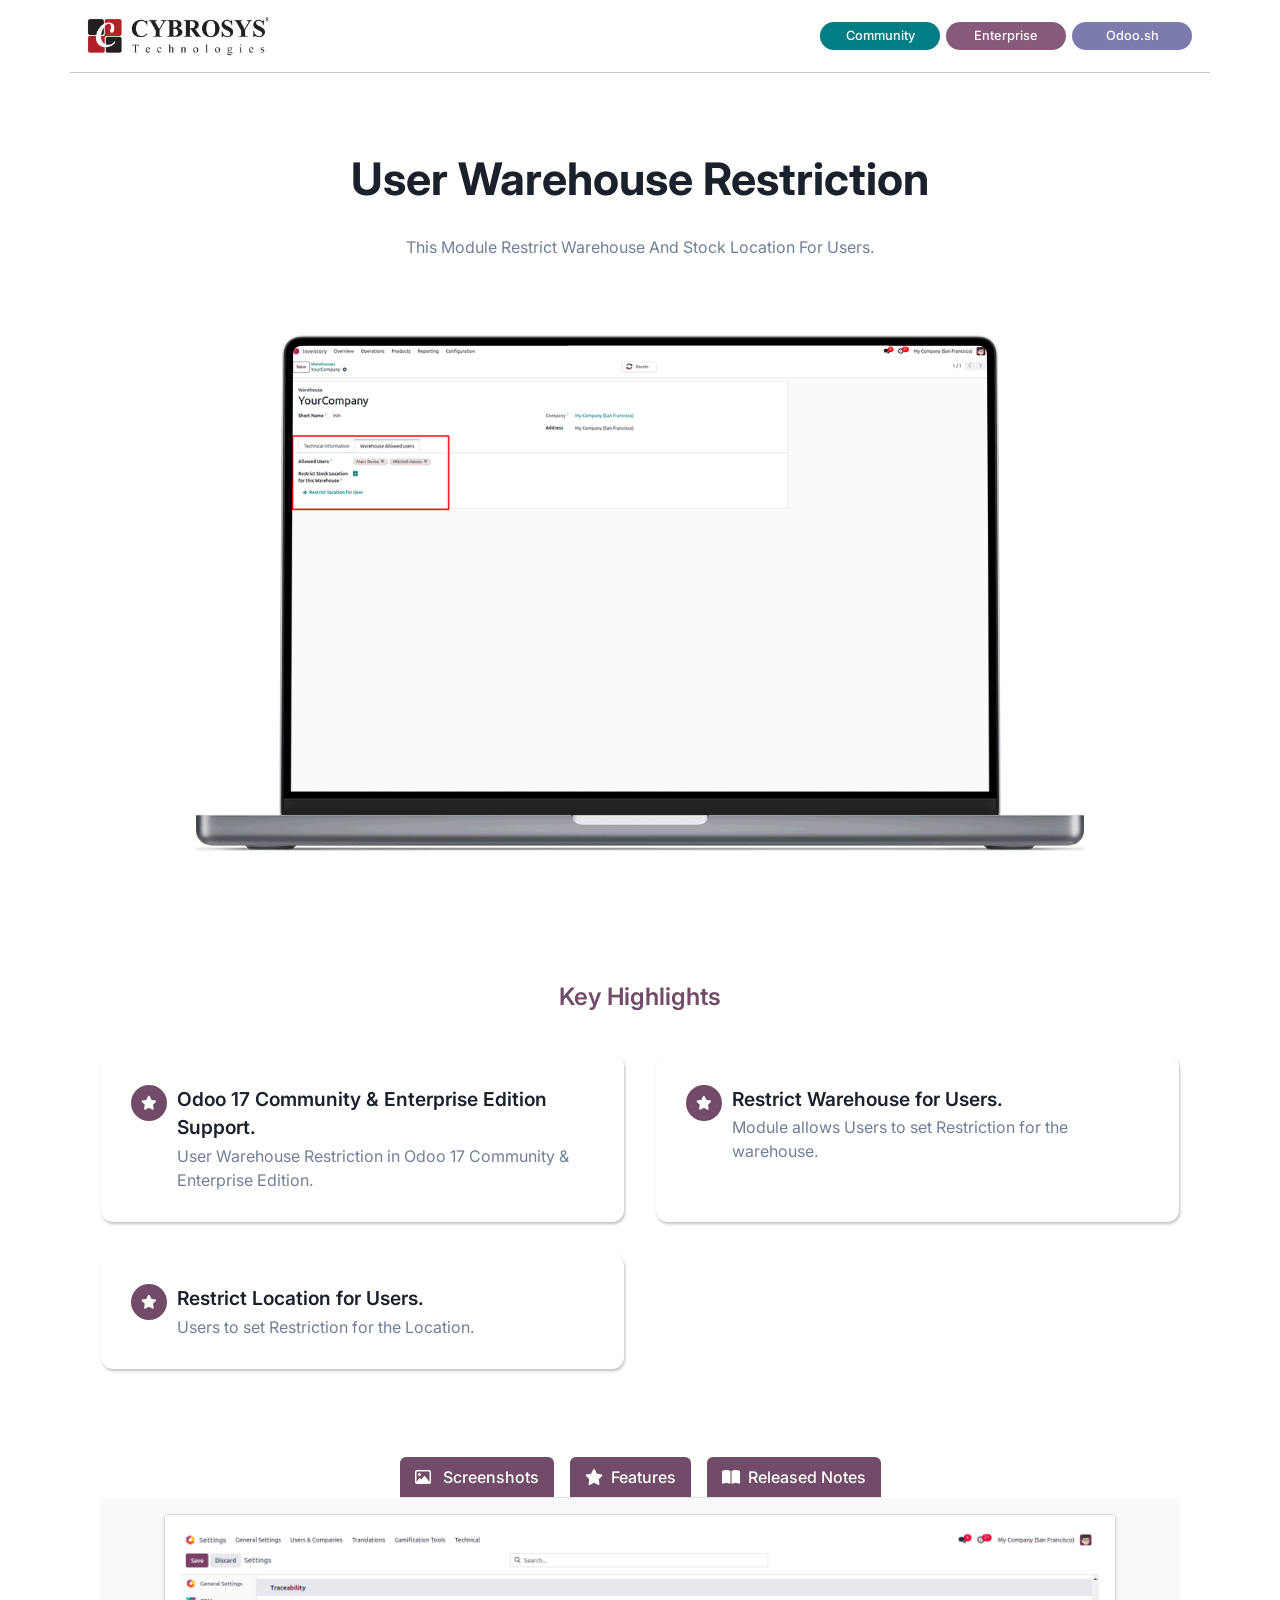
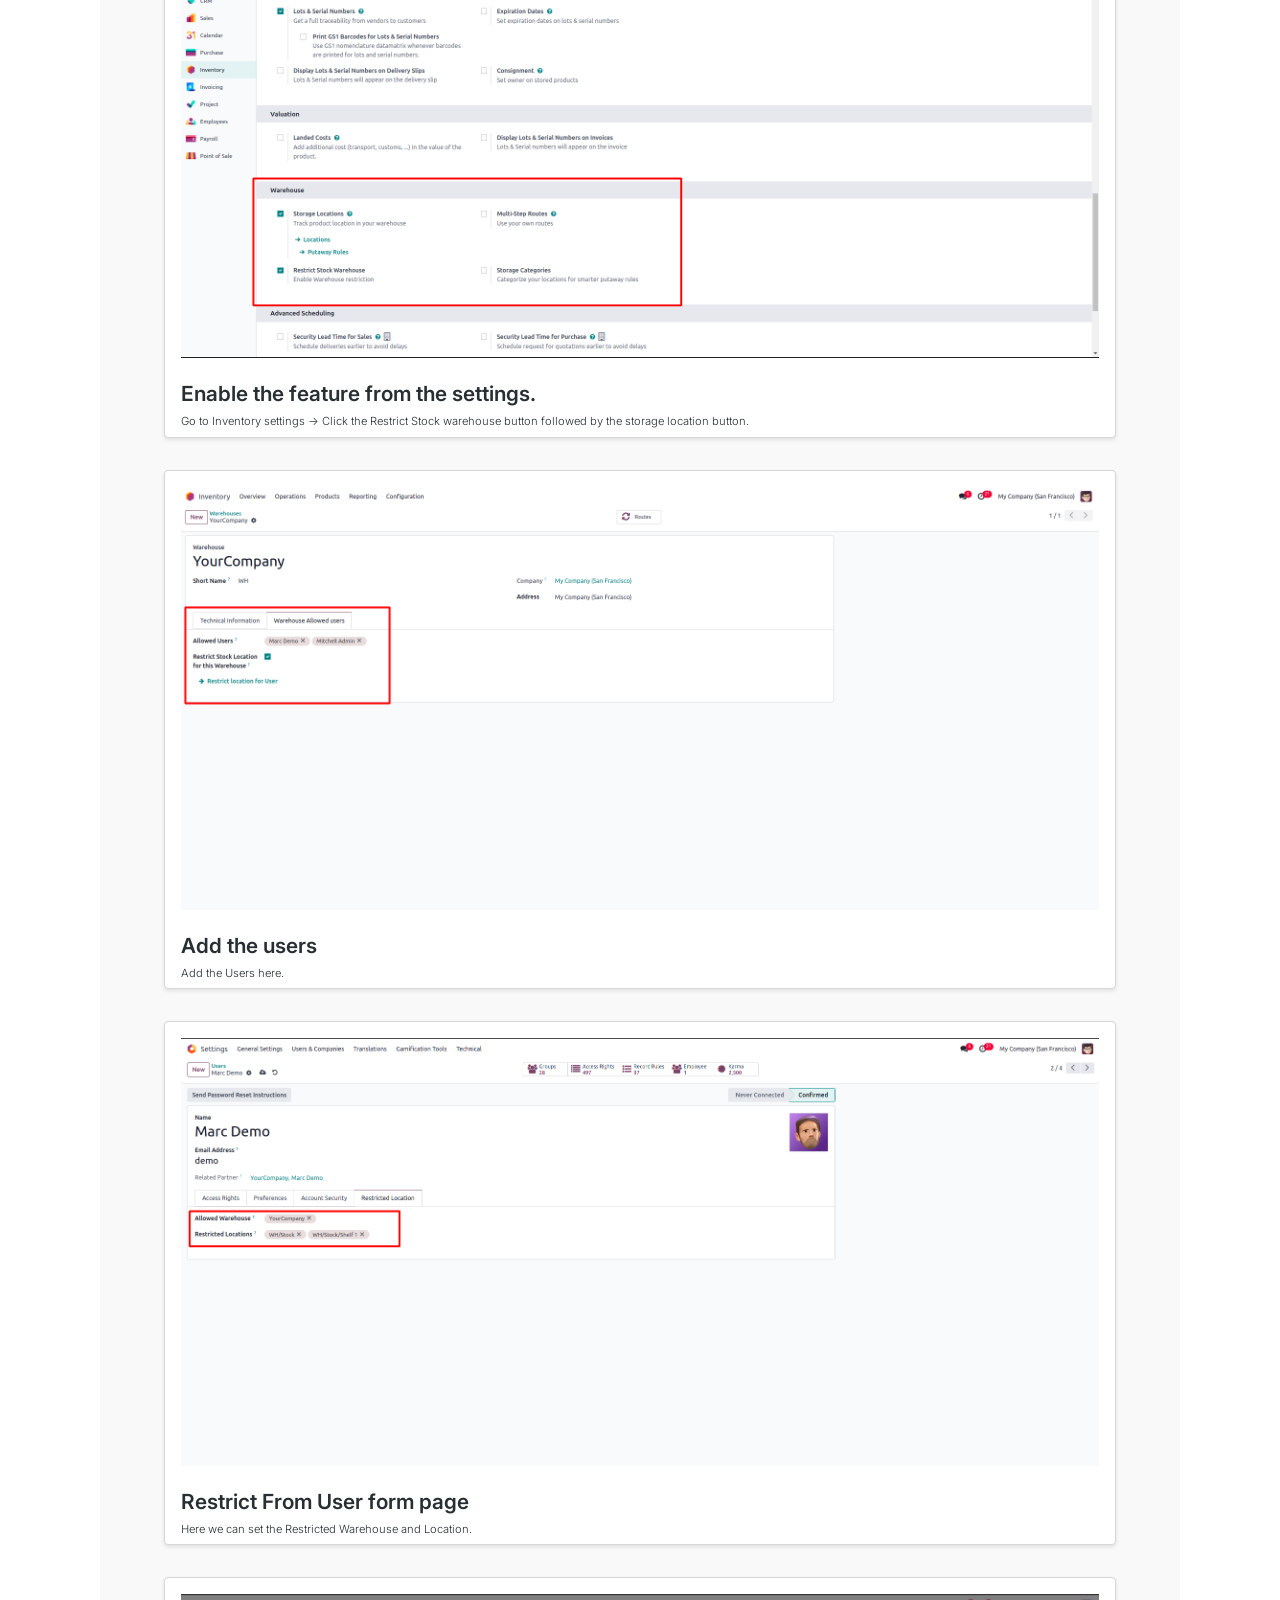
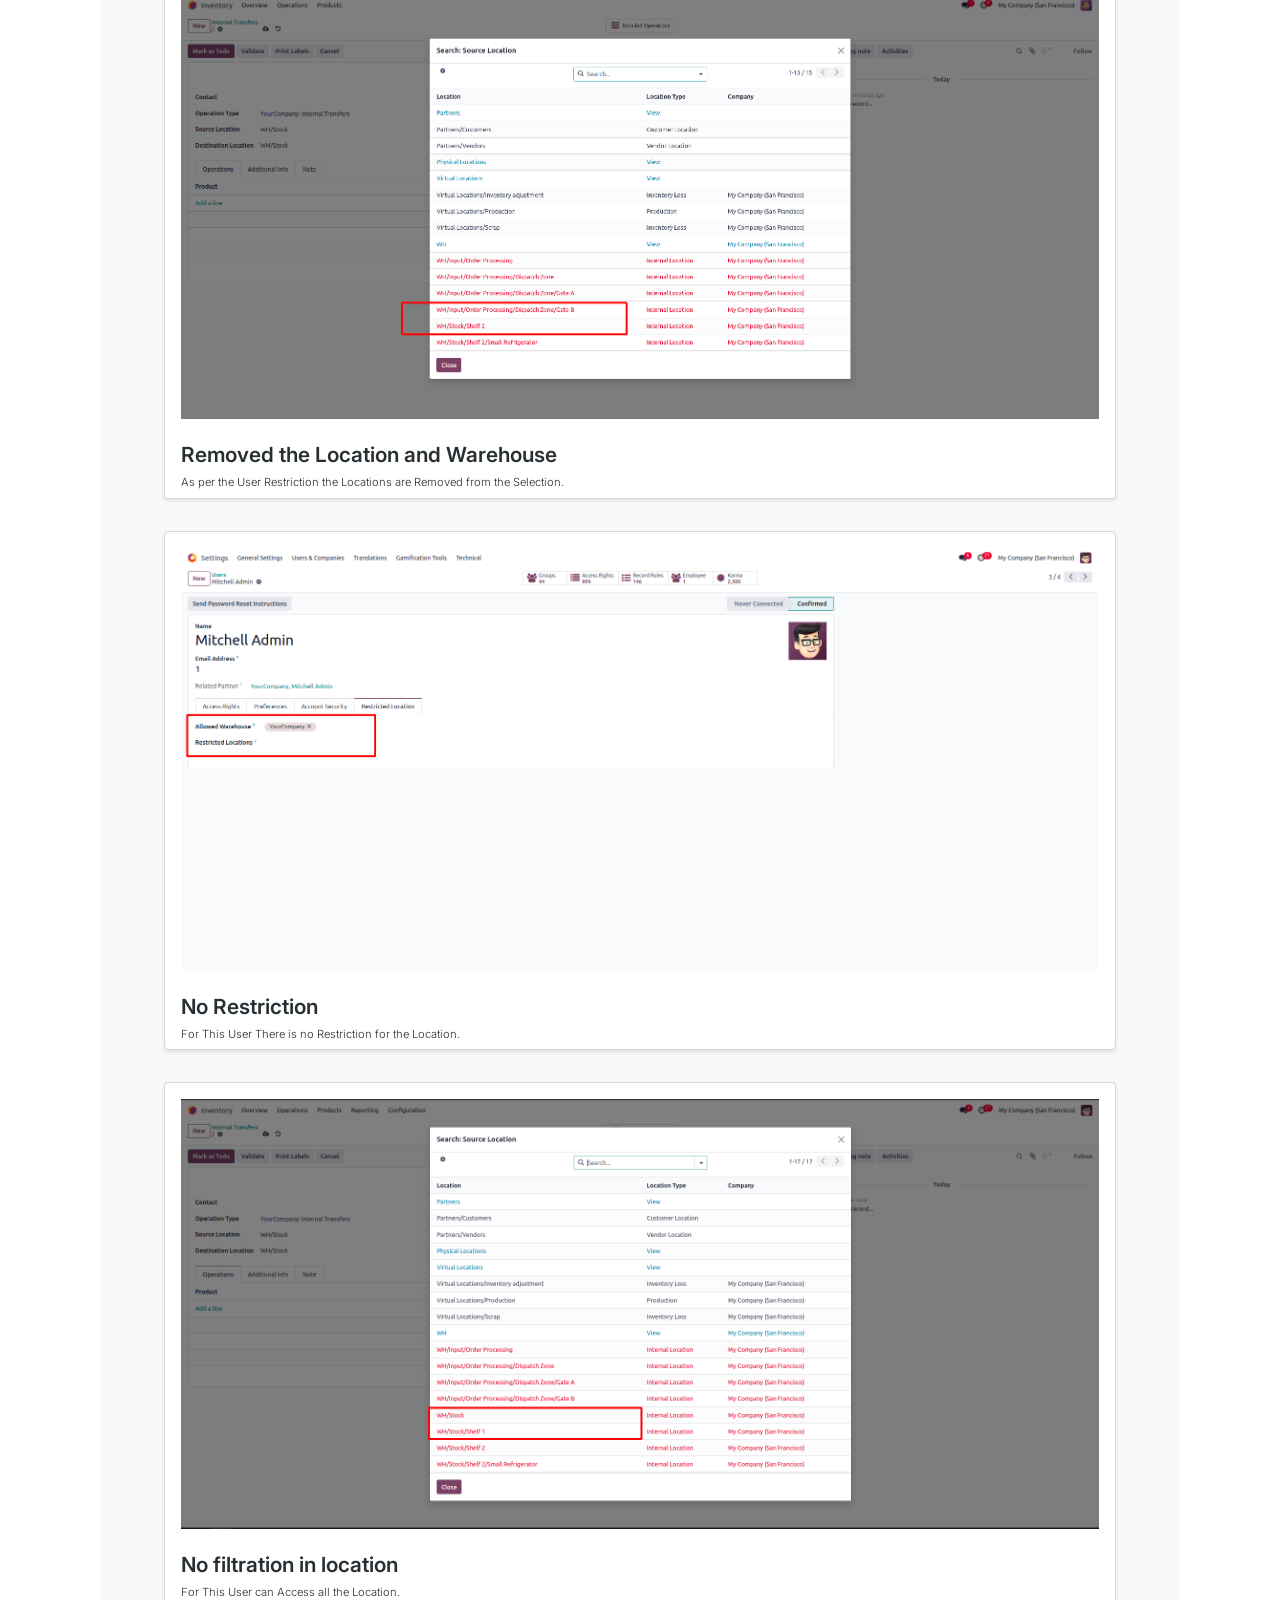
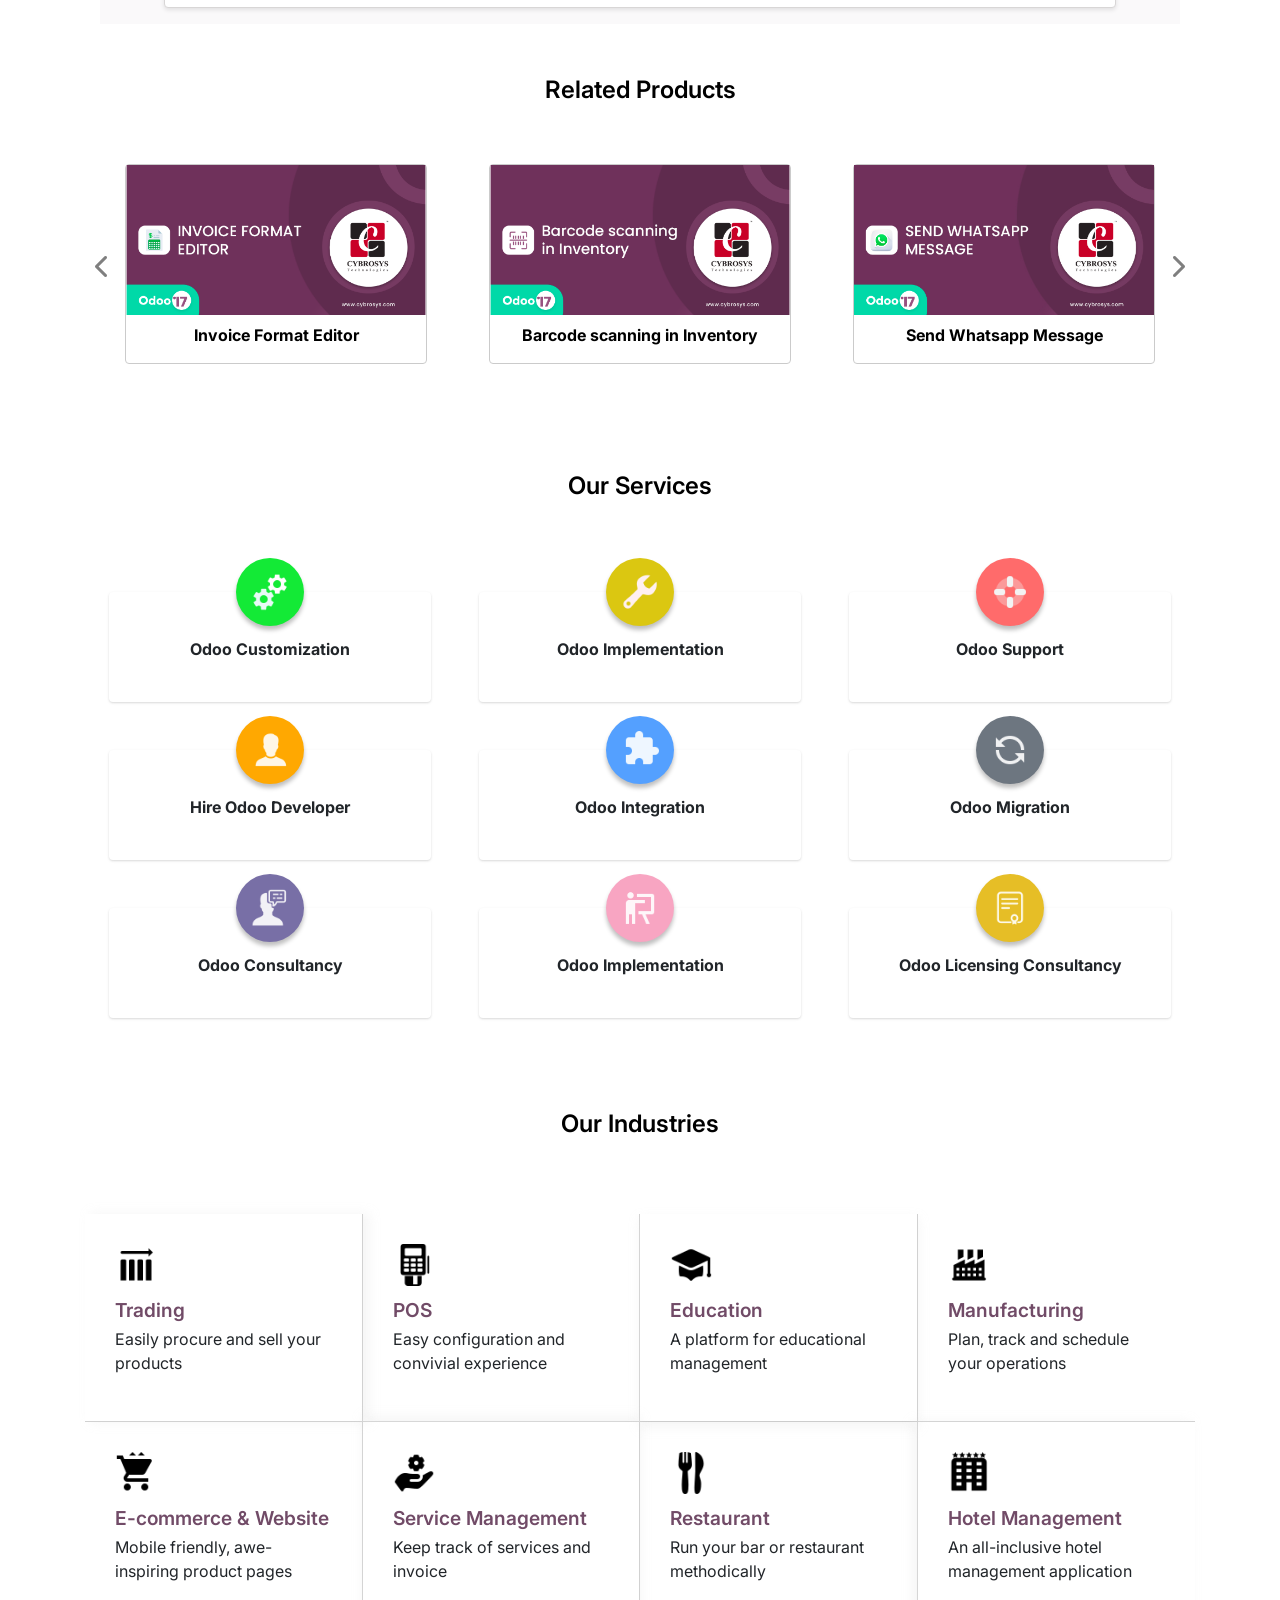
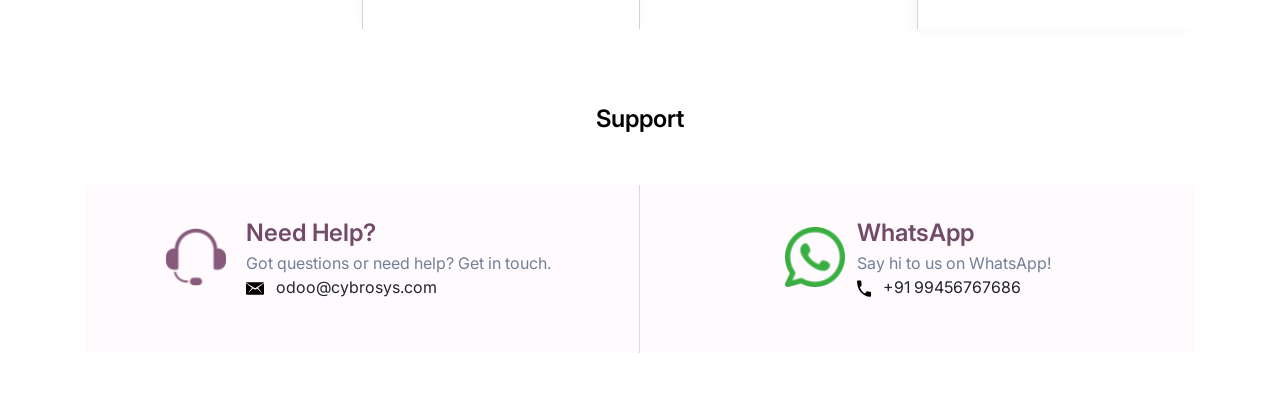
<file: user_warehouse_restriction/static/description/index.html>
<!DOCTYPE html>
<html lang="en">

<head>
    <meta charset="UTF-8">
    <meta name="viewport" content="width=device-width, initial-scale=1.0">
    <title>Odoo App 3 Index</title>
    <!-- Bootstrap CSS -->
    <link rel="stylesheet"
          href="https://cdn.jsdelivr.net/npm/bootstrap@4.0.0/dist/css/bootstrap.min.css"
          integrity="sha384-Gn5384xqQ1aoWXA+058RXPxPg6fy4IWvTNh0E263XmFcJlSAwiGgFAW/dAiS6JXm"
          crossorigin="anonymous">
    <link rel="stylesheet"
          href="https://cdnjs.cloudflare.com/ajax/libs/font-awesome/6.2.1/css/all.min.css">
    <link rel="preconnect" href="https://fonts.googleapis.com">
    <link rel="preconnect" href="https://fonts.gstatic.com" crossorigin>
    <link href="https://fonts.googleapis.com/css2?family=Inter:wght@400;500;600;700;800&display=swap"
          rel="stylesheet">
</head>
<body>
<section>
    <div class="container"
         style="font-family: 'Inter', sans-serif !important;background-color: #fff !important;">
        <div class="row">
            <div class="col-sm-12 col-md-12 col-lg-12 d-flex justify-content-between flex-wrap align-items-sm-center"
                 style="border-bottom:1px solid rgba(0, 0, 0, 0.22)">
                <div class="my-3">
                    <img src="assets/misc/Cybrosys R.png"
                         style="width:auto !important; height:40px !important">
                </div>
                <div class="my-3 d-flex align-items-center">
                    <div class="text-center"
                         style="background-color:#017E84 !important;font-size: 0.8rem !important; color:#fff !important; font-weight:500 !important; padding:4px !important; margin:0 3px !important; border-radius:50px !important; min-width: 120px !important;">
                        Community
                    </div>
                    <div class="text-center"
                         style="background-color:#875A7B !important; color:#fff !important;font-size: 0.8rem !important; font-weight:500 !important; padding:4px !important; margin:0 3px !important; border-radius:50px !important;min-width: 120px !important;">
                        Enterprise
                    </div>
                    <div class="text-center"
                         style="background-color:#7C7BAD !important; color:#fff !important;font-size: 0.8rem !important; font-weight:500 !important; padding:4px !important; margin:0 3px !important; border-radius:50px !important; min-width: 120px !important;">
                        Odoo.sh
                    </div>
                </div>
            </div>
        </div>
        <div class="row">
            <div class="col-sm-12 col-md-12 col-lg-12 text-center d-flex align-items-center flex-column"
                 style="margin: 80px 0px !important;">
                <h1 style="font-size: 2.8rem;font-weight: 700; color:
                    #1A202C;">
                    User Warehouse Restriction</h1>
                <p class="my-3 mb-4"
                   style="max-width: 80%; font-weight: 400 !important; line-height: 32px; color: #718096;">
                    This Module Restrict Warehouse And Stock Location For Users.
                </p>
                <div style="width: 80%; margin-top: 3rem;">
                    <img src="assets/screenshots/hero.gif"
                         class="img-responsive" width="100%" height="auto">
                </div>
            </div>
        </div>
        <div class="container mt-5 mb-5">
            <div class="col-lg-12 d-flex flex-column justify-content-center align-items-center mt-4">
                <p class="m-0"
                   style="font-weight: 600; font-size: 24px; color:#714b67 !important">
                    Key Highlights
                </p>
            </div>
            <div class="row py-4">
                <div class="col-md-6 col-sm-12 p-3">
                    <div class="d-flex   h-100" style="padding: 30px;border-radius: 12px;
                                    background: #FFF;
                                    box-shadow: 1px 2px 3px 0px rgba(0, 0, 0, 0.25); ">
                        <div style="width: 36px; height: 36px; border-radius: 50%; background: #714B67;
                                    display: flex; justify-content: center; align-items: center;
                                    margin-right: 10px; flex-shrink: 0;">
                            <i class="fa-solid fa-star  "
                               style="color: #fff;font-size:14px;"></i>
                        </div>
                        <div>
                            <p style="color: #1A202C;font-weight: 600;
                                      font-size: 1.2rem; margin-bottom: 2px;">
                                Odoo 17 Community & Enterprise Edition
                                Support.</p>
                            <p class="m-0" style="color:#718096">User Warehouse Restriction in Odoo 17 Community & Enterprise
                                Edition.
                            </p>
                        </div>
                    </div>
                </div>
                <div class="col-md-6 col-sm-12 p-3">
                    <div class="d-flex   h-100" style="padding: 30px;border-radius: 12px;
                                    background: #FFF;
                                    box-shadow: 1px 2px 3px 0px rgba(0, 0, 0, 0.25); ">
                        <div style="width: 36px; height: 36px; border-radius: 50%; background: #714B67;
                                    display: flex; justify-content: center; align-items: center;
                                    margin-right: 10px; flex-shrink: 0;">
                            <i class="fa-solid fa-star  "
                               style="color: #fff;font-size:14px;"></i>
                        </div>
                        <div>
                            <p style="color: #1A202C;font-weight: 600;
                                      font-size: 1.2rem; margin-bottom: 2px;">
                                Restrict Warehouse for Users.</p>
                            <p class="m-0" style="color:#718096">Module allows
                                Users to set Restriction for the warehouse.
                            </p>
                        </div>
                    </div>
                </div>
                <div class="col-md-6 col-sm-12 p-3">
                    <div class="d-flex   h-100" style="padding: 30px;border-radius: 12px;
                                    background: #FFF;
                                    box-shadow: 1px 2px 3px 0px rgba(0, 0, 0, 0.25); ">
                        <div style="width: 36px; height: 36px; border-radius: 50%; background: #714B67;
                                    display: flex; justify-content: center; align-items: center;
                                    margin-right: 10px; flex-shrink: 0;">
                            <i class="fa-solid fa-star  "
                               style="color: #fff;font-size:14px;"></i>
                        </div>
                        <div>
                            <p style="color: #1A202C;font-weight: 600;
                                      font-size: 1.2rem; margin-bottom: 2px;">
                                Restrict Location for Users.</p>
                            <p class="m-0" style="color:#718096">
                                Users to set Restriction for the Location.
                            </p>
                        </div>
                    </div>
                </div>
            </div>
        </div>
        <div class="container rounded">
            <ul class="nav nav-tabs d-flex"
                style="width: fit-content;margin: 0 auto;gap: 1rem;">
                <li class="col text-center py-2 text-nowrap "
                    style="color: #fff; background-color: #714B67;border-radius: 6px 6px 0px 0px;">
                    <a
                            class="active show" data-toggle="tab" href="#tab1"
                            style="color: #fff;font-weight: 500; background-color: #714B67; text-decoration: none;">
                        <i class="fa-regular fa-image  pr-2"
                           style="color: #fff;"></i>
                        Screenshots</a></li>
                <li class="col text-center py-2 text-nowrap "
                    style="color: #fff; background-color: #714B67;border-radius: 6px 6px 0px 0px;">
                    <a
                            data-toggle="tab" href="#tab2"
                            style="color: #fff;font-weight: 500;  text-decoration: none;"><i
                            class="fa-solid fa-star  pr-2"
                            style="color: #fff;"></i>Features</a></li>
                <li class="col text-center py-2 text-nowrap "
                    style="color: #fff; background-color: #714B67;border-radius: 6px 6px 0px 0px;">
                    <a
                            data-toggle="tab" href="#tab3"
                            style="color: #fff;font-weight: 500; text-decoration: none; background-color: #714B67;"><i
                            class="fa-solid fa-book-open  pr-2"
                            style="color: #fff;"></i>Released Notes</a></li>
            </ul>
            <div class="tab-content"
                 style="background-color: rgba(121, 113, 119, 0.04);">
                <div id="tab1" class="tab-pane fade in active show">
                    <div class="col-lg-12 py-2"
                         style="padding: 1rem 4rem !important;">
                        <div
                                style="border: 1px solid #d8d6d6; border-radius: 4px; background: #fff; box-shadow: 0 2px 4px rgba(0, 0, 0, 0.1);">
                            <div class="row justify-content-center p-3 w-100 m-0">
                                <img src="assets/screenshots/ss6.png"
                                     class="img-responsive" width="100%"
                                     height="auto">
                            </div>
                            <div class="px-3">
                                <h4 class="mt-2"
                                    style=" font-weight:600 !important; color:#282F33 !important; font-size:1.3rem !important">
                                    Enable the feature from the settings.</h4>
                                <h6 class="mt-2"
                                    style=" font-weight:300 !important; color:#282F33 !important; font-size:0.7rem !important">
                                    Go to Inventory settings -> Click the Restrict Stock warehouse button followed by the storage location button.
                                    </h6>
                            </div>
                        </div>
                    </div>
                    <div class="col-lg-12 py-2"
                         style="padding: 1rem 4rem !important;">
                        <div
                                style="border: 1px solid #d8d6d6; border-radius: 4px; background: #fff; box-shadow: 0 2px 4px rgba(0, 0, 0, 0.1);">
                            <div class="row justify-content-center p-3 w-100 m-0">
                                <img src="assets/screenshots/ss5.png"
                                     class="img-responsive" width="100%"
                                     height="auto">
                            </div>
                            <div class="px-3">
                                <h4 class="mt-2"
                                    style=" font-weight:600 !important; color:#282F33 !important; font-size:1.3rem !important">
                                    Add the users</h4>
                                <h6 class="mt-2"
                                    style=" font-weight:300 !important; color:#282F33 !important; font-size:0.7rem !important">
                                    Add the Users here.
                                    </h6>
                            </div>
                        </div>
                    </div>
                    <div class="col-lg-12 py-2"
                         style="padding: 1rem 4rem !important;">
                        <div
                                style="border: 1px solid #d8d6d6; border-radius: 4px; background: #fff; box-shadow: 0 2px 4px rgba(0, 0, 0, 0.1);">
                            <div class="row justify-content-center p-3 w-100 m-0">
                                <img src="assets/screenshots/ss2.png"
                                     class="img-responsive" width="100%"
                                     height="auto">
                            </div>
                            <div class="px-3">
                                <h4 class="mt-2"
                                    style=" font-weight:600 !important; color:#282F33 !important; font-size:1.3rem !important">
                                    Restrict From User form page</h4>
                                <h6 class="mt-2"
                                    style=" font-weight:300 !important; color:#282F33 !important; font-size:0.7rem !important">
                                    Here we can set the Restricted Warehouse and Location.
                                </h6>
                            </div>
                        </div>
                    </div>
                    <div class="col-lg-12 py-2"
                         style="padding: 1rem 4rem !important;">
                        <div
                                style="border: 1px solid #d8d6d6; border-radius: 4px;  background: #fff; box-shadow: 0 2px 4px rgba(0, 0, 0, 0.1);">
                            <div class="row justify-content-center p-3 w-100 m-0">
                                <img src="assets/screenshots/ss1.png"
                                     class="img-responsive" width="100%"
                                     height="auto">
                            </div>
                            <div class="px-3">
                                <h4 class="mt-2"
                                    style=" font-weight:600 !important; color:#282F33 !important; font-size:1.3rem !important">
                                    Removed the Location and Warehouse</h4>
                                <h6 class="mt-2"
                                    style=" font-weight:300 !important; color:#282F33 !important; font-size:0.7rem !important">
                                    As per the User Restriction the Locations are Removed from the Selection.</h6>
                            </div>
                        </div>
                    </div>
                    <div class="col-lg-12 py-2"
                         style="padding: 1rem 4rem !important;">
                        <div
                                style="border: 1px solid #d8d6d6; border-radius: 4px;  background: #fff; box-shadow: 0 2px 4px rgba(0, 0, 0, 0.1);">
                            <div class="row justify-content-center p-3 w-100 m-0">
                                <img src="assets/screenshots/ss3.png"
                                     class="img-responsive" width="100%"
                                     height="auto">
                            </div>
                            <div class="px-3">
                                <h4 class="mt-2"
                                    style=" font-weight:600 !important; color:#282F33 !important; font-size:1.3rem !important">
                                    No Restriction  </h4>
                                <h6 class="mt-2"
                                    style=" font-weight:300 !important; color:#282F33 !important; font-size:0.7rem !important"> For This User There is no Restriction for the Location.
                                </h6>
                            </div>
                        </div>
                    </div>
                    <div class="col-lg-12 py-2"
                         style="padding: 1rem 4rem !important;">
                        <div
                                style="border: 1px solid #d8d6d6; border-radius: 4px;  background: #fff; box-shadow: 0 2px 4px rgba(0, 0, 0, 0.1);">
                            <div class="row justify-content-center p-3 w-100 m-0">
                                <img src="assets/screenshots/ss4.png"
                                     class="img-responsive" width="100%"
                                     height="auto">
                            </div>
                            <div class="px-3">
                                <h4 class="mt-2"
                                    style=" font-weight:600 !important; color:#282F33 !important; font-size:1.3rem !important">
                                    No filtration in location</h4>
                                <h6 class="mt-2"
                                    style=" font-weight:300 !important; color:#282F33 !important; font-size:0.7rem !important"> For This User can Access all the Location.
                                </h6>
                            </div>
                        </div>
                    </div>
                </div>
                <div id="tab2" class="tab-pane fade">
                    <div class="col-mg-12" style="padding: 1rem 4rem;">
                        <ul style="list-style: none; padding: 1rem 0;font-weight: 500;">
                            <li class="py-3"
                                style="font-weight: 500;background-color: #fff; border-radius: 4px; padding: 1rem; margin-bottom: 1rem; box-shadow: 0 2px 4px rgba(0, 0, 0, 0.1);">
                                    <span style="margin-right: 12px;"><img
                                            src="assets/misc/star (1) 2.svg"
                                            alt=""
                                            width="16px"></span>The Module lets
                                Users Wise Location Restriction.
                            </li>
                            <li class="py-3"
                                style="font-weight: 500;background-color: #fff; border-radius: 4px; padding: 1rem; margin-bottom: 1rem; box-shadow: 0 2px 4px rgba(0, 0, 0, 0.1);">
                                    <span style="margin-right: 12px;"><img
                                            src="assets/misc/star (1) 2.svg"
                                            alt=""
                                            width="16px"></span>
                                Users Wise Warehouse Restriction.
                            </li>
                        </ul>
                    </div>
                </div>
                <div id="tab3" class="tab-pane fade">
                    <div class="col-mg-12 active" style="padding: 1rem 4rem;">
                        <div class="py-3"
                             style="font-weight: 500;background-color: #fff; border-radius: 4px; padding: 1rem; box-shadow: 0 2px 4px rgba(0, 0, 0, 0.1);">
                            <div class="d-flex mb-3"
                                 style="font-size: 0.8rem; font-weight: 500;"><span>Version
                                        17.0.1.0.0</span><span
                                    class="px-2">|</span><span
                                    style="color: #714B67;font-weight: 600;">Released on:21th Mar 2024</span>
                            </div>
                            <p class="m-0"
                               style=" color:#718096!important; font-size:1rem !important;line-height: 28px;">
                                Odoo 17 User Warehouse Restriction </p>
                        </div>
                    </div>
                </div>
            </div>
        </div>
        <div class="container mt-5">
            <div class="col-lg-12 d-flex flex-column justify-content-center align-items-center mt-5">
                <p class="m-0"
                   style="font-weight: 600; font-size: 24px; color:#000 !important">
                    Related Products</p>
            </div>
        </div>
        <div id="myCarousel" class="carousel slide py-3" data-ride="carousel">
            <div class="carousel-inner">
                <div class="carousel-item active">
                    <div class="row p-4">
                        <div class="col">
                            <div class="p-3">
                                <a href="https://apps.odoo.com/apps/modules/17.0/invoice_format_editor/"
                                   style="color: #000; text-decoration: none;">
                                    <div style="border:1px solid #CBCBCB !important;border-radius: 4px;">
                                        <div style="width: 300px; ">
                                            <img src="assets/modules/m1.png"
                                                 alt="" width="100%"
                                                 height="auto">

                                        </div>
                                        <p class="text-center pt-2 text-black font-weight-bold">
                                            Invoice Format Editor</p>
                                    </div>
                                </a>
                            </div>
                        </div>
                        <div class="col">
                            <div class="p-3">
                                <a href="https://apps.odoo.com/apps/modules/17.0/inventory_barcode_scanning/"
                                   style="color: #000; text-decoration: none;">
                                    <div style="border:1px solid #CBCBCB !important;border-radius: 4px;">
                                        <div style="width: 300px; ">
                                            <img src="assets/modules/m2.png"
                                                 alt="" width="100%"
                                                 height="auto">

                                        </div>
                                        <p class="text-center pt-2 text-black font-weight-bold">
                                            Barcode scanning in Inventory</p>
                                    </div>
                                </a>
                            </div>
                        </div>
                        <div class="col">
                            <div class="p-3">
                                <a href="https://apps.odoo.com/apps/modules/17.0/whatsapp_redirect/"
                                   style="color: #000; text-decoration: none;">
                                    <div style="border:1px solid #CBCBCB !important;border-radius: 4px;">
                                        <div style="width: 300px; ">
                                            <img src="assets/modules/m3.png"
                                                 alt="" width="100%"
                                                 height="auto">

                                        </div>
                                        <p class="text-center pt-2 text-black font-weight-bold">
                                            Send Whatsapp Message</p>
                                    </div>
                                </a>
                            </div>
                        </div>
                    </div>
                </div>
                <div class="carousel-item">
                    <div class="row p-4">
                        <div class="col">
                            <div class="p-3">
                                <a href="https://apps.odoo.com/apps/modules/17.0/base_account_budget/"
                                   style="color: #000; text-decoration: none;">
                                    <div style="border:1px solid #CBCBCB !important;border-radius: 4px;">
                                        <div style="width: 300px; ">
                                            <img src="assets/modules/m4.png"
                                                 alt="" width="100%"
                                                 height="auto">

                                        </div>
                                        <p class="text-center pt-2 text-black font-weight-bold">
                                            Budget Management</p>
                                    </div>
                                </a>
                            </div>
                        </div>
                        <div class="col">
                            <div class="p-3">
                                <a href="https://apps.odoo.com/apps/modules/17.0/product_barcode/"
                                   style="color: #000; text-decoration: none;">
                                    <div style="border:1px solid #CBCBCB !important;border-radius: 4px;">
                                        <div style="width: 300px;">
                                            <img src="assets/modules/m5.png"
                                                 alt="" width="100%"
                                                 height="auto">

                                        </div>
                                        <p class="text-center pt-2 text-black font-weight-bold">
                                            Product Barcode Generator</p>
                                    </div>
                                </a>
                            </div>
                        </div>
                        <div class="col">
                            <div class="p-3">
                                <a href="https://apps.odoo.com/apps/modules/17.0/export_stockinfo_xls/"
                                   style="color: #000; text-decoration: none;">
                                    <div style="border:1px solid #CBCBCB !important;border-radius: 4px;">
                                        <div style="width: 300px;">
                                            <img src="assets/modules/m6.png"
                                                 alt="" width="100%"
                                                 height="auto">
                                        </div>
                                        <p class="text-center pt-2 text-black font-weight-bold">
                                            Export Product Stock in Excel</p>
                                    </div>
                                </a>
                            </div>
                        </div>
                    </div>
                </div>
            </div>
            <a class="carousel-control-prev" href="#myCarousel"
               data-slide="prev" style="width: 35px; color: #000;">
                    <span class="carousel-control-prev-icon">
                        <i class="fa fa-chevron-left"
                           style="font-size: 24px;"></i>
                    </span>
            </a>
            <a class="carousel-control-next" href="#myCarousel"
               data-slide="next" style="width: 35px; color: #000;">
                    <span class="carousel-control-next-icon">
                        <i class="fa fa-chevron-right"
                           style="font-size: 24px;"></i>
                    </span>
            </a>
        </div>
        <div class="container mt-5">
            <div class="col-lg-12 d-flex flex-column justify-content-center align-items-center mt-4">
                <p class="m-0"
                   style="font-weight: 600; font-size: 24px; color:#000 !important">
                    Our Services</p>

            </div>
        </div>
        <div class="container my-5">
            <div class="row py-3">
                <div class="col-md-4 col-sm-6 px-4 py-4">
                    <div
                            style="background-color: #fff; padding: 25px; text-align: center;  box-shadow: rgba(0, 0, 0, 0.1) 0px 1px 3px 0px, rgba(0, 0, 0, 0.06) 0px 1px 2px 0px; position: relative;border-radius: 4px;">
                        <div style="position: absolute; top: 0%; left: 50%; transform: translate(-50%, -50%);">
                            <div style="background-color:#13EA36 ; border-radius: 50%; padding: 15px;    width: 68px;
                                    height: 68px; display: inline-block; box-shadow:0px 4px 4px rgba(0, 0, 0, 0.25);">
                                <img src="assets/icons/cogs.png"
                                     alt="service-icon" width="38px"
                                     height="auto">
                            </div>
                        </div>
                        <p style="margin-top: 20px; font-weight: bold;">Odoo
                            Customization</p>
                    </div>
                </div>
                <div class="col-md-4 col-sm-6 px-4 py-4">
                    <div
                            style="background-color: #fff; padding: 25px; text-align: center; box-shadow: rgba(0, 0, 0, 0.1) 0px 1px 3px 0px, rgba(0, 0, 0, 0.06) 0px 1px 2px 0px; position: relative;border-radius: 4px;">
                        <div style="position: absolute; top: 0%; left: 50%; transform: translate(-50%, -50%);">
                            <div style="background-color:#DBC711; border-radius: 50%; padding: 15px;    width: 68px;
                                    height: 68px; display: inline-block; box-shadow:0px 4px 4px rgba(0, 0, 0, 0.25);">
                                <img src="assets/icons/wrench.png"
                                     alt="service-icon" width="38px"
                                     height="auto">
                            </div>
                        </div>
                        <p style="margin-top: 20px; font-weight: bold;">Odoo
                            Implementation</p>
                    </div>
                </div>
                <div class="col-md-4 col-sm-6 px-4 py-4">
                    <div
                            style="background-color: #fff; padding: 25px; text-align: center;  box-shadow: rgba(0, 0, 0, 0.1) 0px 1px 3px 0px, rgba(0, 0, 0, 0.06) 0px 1px 2px 0px; position: relative; border-radius: 4px;">
                        <div style="position: absolute; top: 0%; left: 50%; transform: translate(-50%, -50%);">
                            <div style="background-color:#FF6B6B ; border-radius: 50%; padding: 15px;    width: 68px;
                                    height: 68px; display: inline-block; box-shadow:0px 4px 4px rgba(0, 0, 0, 0.25);">
                                <img src="assets/icons/lifebuoy.png"
                                     alt="service-icon" width="38px"
                                     height="auto">
                            </div>
                        </div>
                        <p style="margin-top: 20px; font-weight: bold;">Odoo
                            Support</p>
                    </div>
                </div>
                <div class="col-md-4 col-sm-6 px-4 py-4">
                    <div
                            style="background-color: #fff; padding: 25px; text-align: center; box-shadow: rgba(0, 0, 0, 0.1) 0px 1px 3px 0px, rgba(0, 0, 0, 0.06) 0px 1px 2px 0px; position: relative; border-radius: 4px;">
                        <div style="position: absolute; top: 0%; left: 50%; transform: translate(-50%, -50%);">
                            <div style="background-color:#FFA801 ; border-radius: 50%; padding: 15px;    width: 68px;
                                    height: 68px; display: inline-block; box-shadow:0px 4px 4px rgba(0, 0, 0, 0.25);">
                                <img src="assets/icons/user.png"
                                     alt="service-icon" width="38px"
                                     height="auto">
                            </div>
                        </div>
                        <p style="margin-top: 20px; font-weight: bold;">Hire
                            Odoo Developer</p>
                    </div>
                </div>
                <div class="col-md-4 col-sm-6 px-4 py-4">
                    <div
                            style="background-color: #fff; padding: 25px; text-align: center;  box-shadow: rgba(0, 0, 0, 0.1) 0px 1px 3px 0px, rgba(0, 0, 0, 0.06) 0px 1px 2px 0px; position: relative; border-radius: 4px;">

                        <div style="position: absolute; top: 0%; left: 50%; transform: translate(-50%, -50%);">
                            <div style="background-color:#54A0FF; border-radius: 50%; padding: 15px;    width: 68px;
                                    height: 68px; display: inline-block; box-shadow:0px 4px 4px rgba(0, 0, 0, 0.25);">
                                <img src="assets/icons/puzzle.png"
                                     alt="service-icon" width="38px"
                                     height="auto">
                            </div>
                        </div>
                        <p style="margin-top: 20px; font-weight: bold;">Odoo
                            Integration</p>
                    </div>
                </div>
                <div class="col-md-4 col-sm-6 px-4 py-4">
                    <div
                            style="background-color: #fff; padding: 25px; text-align: center;  box-shadow: rgba(0, 0, 0, 0.1) 0px 1px 3px 0px, rgba(0, 0, 0, 0.06) 0px 1px 2px 0px; position: relative;border-radius: 4px;">
                        <div style="position: absolute; top: 0%; left: 50%; transform: translate(-50%, -50%);">
                            <div style="background-color:#6D7680 ; border-radius: 50%; padding: 15px;    width: 68px;
                                    height: 68px; display: inline-block; box-shadow:0px 4px 4px rgba(0, 0, 0, 0.25);">
                                <img src="assets/icons/update.png"
                                     alt="service-icon" width="38px"
                                     height="auto">
                            </div>
                        </div>
                        <p style="margin-top: 20px; font-weight: bold;">Odoo
                            Migration</p>
                    </div>
                </div>
                <div class="col-md-4 col-sm-6 px-4 py-4">
                    <div
                            style="background-color: #fff; padding: 25px; text-align: center;  box-shadow: rgba(0, 0, 0, 0.1) 0px 1px 3px 0px, rgba(0, 0, 0, 0.06) 0px 1px 2px 0px; position: relative;border-radius: 4px;">
                        <div style="position: absolute; top: 0%; left: 50%; transform: translate(-50%, -50%);">
                            <div style="background-color:#786FA6 ; border-radius: 50%; padding: 15px;    width: 68px;
                                    height: 68px; display: inline-block; box-shadow:0px 4px 4px rgba(0, 0, 0, 0.25);">
                                <img src="assets/icons/consultation.png"
                                     alt="service-icon" width="38px"
                                     height="auto">
                            </div>
                        </div>
                        <p style="margin-top: 20px; font-weight: bold;">Odoo
                            Consultancy</p>
                    </div>
                </div>
                <div class="col-md-4 col-sm-6 px-4 py-4">
                    <div
                            style="background-color: #fff; padding: 25px; text-align: center; box-shadow: rgba(0, 0, 0, 0.1) 0px 1px 3px 0px, rgba(0, 0, 0, 0.06) 0px 1px 2px 0px;position: relative;border-radius: 4px;">
                        <div style="position: absolute; top: 0%; left: 50%; transform: translate(-50%, -50%);">
                            <div style="background-color:#F8A5C2 ; border-radius: 50%; padding: 15px;    width: 68px;
                                    height: 68px; display: inline-block; box-shadow:0px 4px 4px rgba(0, 0, 0, 0.25);">
                                <img src="assets/icons/training.png"
                                     alt="service-icon" width="38px"
                                     height="auto">
                            </div>
                        </div>
                        <p style="margin-top: 20px; font-weight: bold;">Odoo
                            Implementation</p>
                    </div>
                </div>
                <div class="col-md-4 col-sm-6 px-4 py-4">
                    <div
                            style="background-color: #fff; padding: 25px; text-align: center;  box-shadow: rgba(0, 0, 0, 0.1) 0px 1px 3px 0px, rgba(0, 0, 0, 0.06) 0px 1px 2px 0px; position: relative;border-radius: 4px;">
                        <div style="position: absolute; top: 0%; left: 50%; transform: translate(-50%, -50%);">
                            <div style="background-color:#E6BE26; border-radius: 50%; padding: 15px;    width: 68px;
                                    height: 68px; display: inline-block; box-shadow:0px 4px 4px rgba(0, 0, 0, 0.25);">
                                <img src="assets/icons/license.png"
                                     alt="service-icon" width="38px"
                                     height="auto">
                            </div>
                        </div>
                        <p style="margin-top: 20px; font-weight: bold;">Odoo
                            Licensing Consultancy</p>
                    </div>
                </div>
            </div>
        </div>
        <div class="container mt-5">
            <div class="col-lg-12 d-flex flex-column justify-content-center align-items-center mt-4">
                <p class="m-0"
                   style="font-weight: 600; font-size: 24px; color:#000 !important">
                    Our Industries</p>

            </div>
        </div>
        <div class="container">
            <div class="row my-5 py-4">
                <div class="col-md-3 col-sm-6 p-0">
                    <div class="d-flex flex-column h-100 "
                         style="border-right: 1px solid rgb(209, 209, 209); border-bottom: 1px solid  rgb(209, 209, 209); padding: 30px; box-shadow: 6px 0 10px rgba(228, 227, 227, 0.373);">
                        <img src="assets/icons/trading-black.png" width="42px"
                             height="auto" alt="">
                        <p style="color: #714B67;font-weight: 600; margin-top: 10px;
                           font-size: 1.2rem; margin-bottom: 2px;">Trading</p>
                        <p>Easily procure and sell your products</p>
                    </div>
                </div>
                <div class="col-md-3 col-sm-6  p-0">
                    <div class="d-flex flex-column h-100"
                         style="border-right: 1px solid rgb(209, 209, 209);border-bottom: 1px solid  rgb(209, 209, 209); padding: 30px;">
                        <img src="assets/icons/pos-black.png" width="42px"
                             height="auto" alt="">
                        <p style="color: #714B67;font-weight: 600; margin-top: 10px;
                            font-size: 1.2rem; margin-bottom: 2px;">POS</p>
                        <p>Easy configuration and convivial experience</p>
                    </div>
                </div>
                <div class="col-md-3 col-sm-6  p-0">
                    <div class="d-flex flex-column h-100"
                         style="border-right: 1px solid  rgb(209, 209, 209);border-bottom: 1px solid   rgba(0, 0, 0, 0.2); padding: 30px; box-shadow: 0 5px 10px  rgba(228, 227, 227, 0.373)">
                        <img src="assets/icons/education-black.png" width="42px"
                             height="auto" alt="">
                        <p style="color: #714B67;font-weight: 600; margin-top: 10px;
                            font-size: 1.2rem; margin-bottom: 2px;">
                            Education</p>
                        <p>A platform for educational management</p>
                    </div>
                </div>
                <div class="col-md-3 col-sm-6  p-0">
                    <div class="d-flex flex-column h-100"
                         style="border-bottom: 1px solid  rgb(209, 209, 209); padding: 30px; ">
                        <img src="assets/icons/manufacturing-black.png"
                             width="42px" height="auto" alt="">
                        <p style="color: #714B67;font-weight: 600; margin-top: 10px;
                            font-size: 1.2rem; margin-bottom: 2px;">
                            Manufacturing</p>
                        <p>Plan, track and schedule your operations</p>
                    </div>
                </div>
                <div class="col-md-3 col-sm-6 p-0">
                    <div class="d-flex flex-column h-100"
                         style="border-right: 1px solid  rgb(209, 209, 209); padding: 30px;">
                        <img src="assets/icons/ecom-black.png" width="42px"
                             height="auto" alt="">
                        <p style="color: #714B67;font-weight: 600; margin-top: 10px;
                            font-size: 1.2rem; margin-bottom: 2px;">E-commerce &
                            Website</p>
                        <p>Mobile friendly, awe-inspiring product pages</p>
                    </div>
                </div>
                <div class="col-md-3 col-sm-6   p-0">
                    <div class="d-flex flex-column h-100"
                         style="border-right: 1px solid  rgb(209, 209, 209); padding: 30px;box-shadow: 0 -5px 10px  rgba(228, 227, 227, 0.373);">
                        <img src="assets/icons/service-black.png" width="42px"
                             height="auto" alt="">
                        <p style="color: #714B67;font-weight: 600; margin-top: 10px;
                            font-size: 1.2rem; margin-bottom: 2px;">Service
                            Management</p>
                        <p>Keep track of services and invoice</p>
                    </div>
                </div>
                <div class="col-md-3 col-sm-6    p-0">
                    <div class="d-flex flex-column h-100"
                         style="border-right: 1px solid  rgb(209, 209, 209); padding: 30px; ">
                        <img src="assets/icons/restaurant-black.png"
                             width="42px" height="auto" alt="">
                        <p style="color: #714B67;font-weight: 600; margin-top: 10px;
                            font-size: 1.2rem; margin-bottom: 2px;">
                            Restaurant</p>
                        <p>Run your bar or restaurant methodically</p>
                    </div>
                </div>
                <div class="col-md-3 col-sm-6   p-0">
                    <div class="d-flex flex-column h-100"
                         style=" padding: 30px;box-shadow: -5px 0 10px  rgba(228, 227, 227, 0.373);">
                        <img src="assets/icons/hotel-black.png" width="42px"
                             height="auto" alt="">
                        <p style="color: #714B67;font-weight: 600; margin-top: 10px;
                            font-size: 1.2rem; margin-bottom: 2px;">Hotel
                            Management</p>
                        <p>An all-inclusive hotel management application</p>
                    </div>
                </div>
            </div>
        </div>
        <div class="container mt-5">
            <div class="col-lg-12 d-flex flex-column justify-content-center align-items-center mt-5">
                <p class="m-0"
                   style="font-weight: 600; font-size: 24px; color:#000 !important">
                    Support</p>
            </div>
        </div>
        <div class="container my-5">
            <div class="row" style="background-color: #FFFAFE;">
                <div class="col-md-6 pb-4  d-flex align-items-center justify-content-center"
                     style="border-right: 1px solid #D9D9D9;">
                    <div style="padding: 30px;">
                        <div class="d-flex align-items-center">
                            <img src="assets/misc/support (1) 1.svg" alt=""
                                 width="60px" style="margin-right: 12px;">
                            <div style="padding: 0px 8px;">
                                    <span
                                            style="color: #714B67;font-size: 24px;font-weight: 600;padding-bottom: 1rem;">Need
                                        Help?</span>
                                <p class="m-0" style="color:#718096;">Got
                                    questions or need help? Get in touch.</p>
                                <div style="font-weight: 400;"><span><img
                                        src="assets/misc/support-email.svg"
                                        alt=""
                                        width="18px"
                                        style="filter: invert(1);margin-right: 0.8rem;"></span>odoo@cybrosys.com
                                </div>
                            </div>
                        </div>
                    </div>
                </div>
                <div class="col-md-6 pb-4 d-flex align-items-center justify-content-center">
                    <div style="padding: 30px;">
                        <div class="d-flex align-items-center">
                            <img src="assets/misc/whatsapp 1.svg" alt=""
                                 width="60px" style="margin-right: 12px;">
                            <div>
                                <span style="color: #714B67;font-size: 24px;font-weight: 600;">WhatsApp</span>
                                <p class="m-0" style="color:#718096;">Say hi to
                                    us on WhatsApp!</p>
                                <div style="font-weight: 400; font-size: 16px;"><span><img
                                        src="assets/misc/phone.svg"
                                        alt="" width="14px"
                                        style="filter: invert(1); margin-right: 0.8rem;"></span>+91
                                    99456767686
                                </div>
                            </div>
                        </div>
                    </div>
                </div>
            </div>
        </div>
    </div>
</section>
<!-- Optional JavaScript -->
<!-- jQuery first, then Popper.js, then Bootstrap JS -->
<script src="https://ajax.googleapis.com/ajax/libs/jquery/3.5.1/jquery.min.js"></script>
<script src="https://maxcdn.bootstrapcdn.com/bootstrap/4.5.2/js/bootstrap.min.js"></script>
</body>
</html>
</file>
